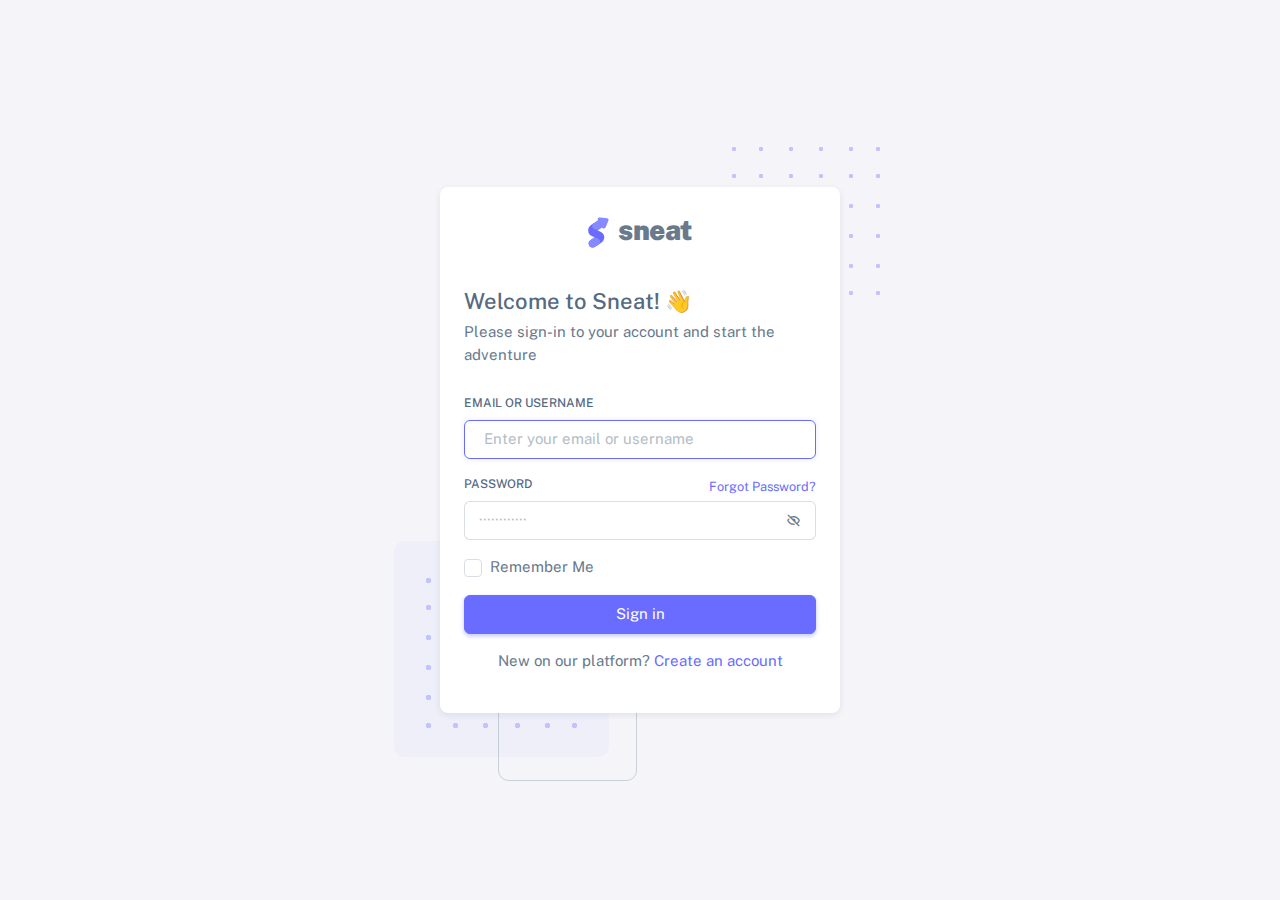
<file: admin/index.html>
<!DOCTYPE html>

<html
  lang="en"
  class="light-style customizer-hide"
  dir="ltr"
  data-theme="theme-default"
  data-assets-path="assets/"
  data-template="vertical-menu-template-free"
>
  <head>
    <meta charset="utf-8" />
    <meta
      name="viewport"
      content="width=device-width, initial-scale=1.0, user-scalable=no, minimum-scale=1.0, maximum-scale=1.0"
    />

    <title>Login Basic - Pages | Sneat - Bootstrap 5 HTML Admin Template - Pro</title>

    <meta name="description" content="" />

    <!-- Favicon -->
    <link rel="icon" type="image/x-icon" href="assets/img/favicon/favicon.ico" />

    <!-- Fonts -->
    <link rel="preconnect" href="https://fonts.googleapis.com" />
    <link rel="preconnect" href="https://fonts.gstatic.com" crossorigin />
    <link
      href="https://fonts.googleapis.com/css2?family=Public+Sans:ital,wght@0,300;0,400;0,500;0,600;0,700;1,300;1,400;1,500;1,600;1,700&display=swap"
      rel="stylesheet"
    />

    <!-- Icons. Uncomment required icon fonts -->
    <link rel="stylesheet" href="assets/vendor/fonts/boxicons.css" />

    <!-- Core CSS -->
    <link rel="stylesheet" href="assets/vendor/css/core.css" class="template-customizer-core-css" />
    <link rel="stylesheet" href="assets/vendor/css/theme-default.css" class="template-customizer-theme-css" />
    <link rel="stylesheet" href="assets/css/demo.css" />

    <!-- Vendors CSS -->
    <link rel="stylesheet" href="assets/vendor/libs/perfect-scrollbar/perfect-scrollbar.css" />

    <!-- Page CSS -->
    <!-- Page -->
    <link rel="stylesheet" href="assets/vendor/css/pages/page-auth.css" />
    <!-- Helpers -->
    <script src="assets/vendor/js/helpers.js"></script>

    <!--! Template customizer & Theme config files MUST be included after core stylesheets and helpers.js in the <head> section -->
    <!--? Config:  Mandatory theme config file contain global vars & default theme options, Set your preferred theme option in this file.  -->
    <script src="assets/js/config.js"></script>
  </head>

  <body>
    <!-- Content -->

    <div class="container-xxl">
      <div class="authentication-wrapper authentication-basic container-p-y">
        <div class="authentication-inner">
          <!-- Register -->
          <div class="card">
            <div class="card-body">
              <!-- Logo -->
              <div class="app-brand justify-content-center">
                <a href="index.html" class="app-brand-link gap-2">
                  <span class="app-brand-logo demo">
                    <svg
                      width="25"
                      viewBox="0 0 25 42"
                      version="1.1"
                      xmlns="http://www.w3.org/2000/svg"
                      xmlns:xlink="http://www.w3.org/1999/xlink"
                    >
                      <defs>
                        <path
                          d="M13.7918663,0.358365126 L3.39788168,7.44174259 C0.566865006,9.69408886 -0.379795268,12.4788597 0.557900856,15.7960551 C0.68998853,16.2305145 1.09562888,17.7872135 3.12357076,19.2293357 C3.8146334,19.7207684 5.32369333,20.3834223 7.65075054,21.2172976 L7.59773219,21.2525164 L2.63468769,24.5493413 C0.445452254,26.3002124 0.0884951797,28.5083815 1.56381646,31.1738486 C2.83770406,32.8170431 5.20850219,33.2640127 7.09180128,32.5391577 C8.347334,32.0559211 11.4559176,30.0011079 16.4175519,26.3747182 C18.0338572,24.4997857 18.6973423,22.4544883 18.4080071,20.2388261 C17.963753,17.5346866 16.1776345,15.5799961 13.0496516,14.3747546 L10.9194936,13.4715819 L18.6192054,7.984237 L13.7918663,0.358365126 Z"
                          id="path-1"
                        ></path>
                        <path
                          d="M5.47320593,6.00457225 C4.05321814,8.216144 4.36334763,10.0722806 6.40359441,11.5729822 C8.61520715,12.571656 10.0999176,13.2171421 10.8577257,13.5094407 L15.5088241,14.433041 L18.6192054,7.984237 C15.5364148,3.11535317 13.9273018,0.573395879 13.7918663,0.358365126 C13.5790555,0.511491653 10.8061687,2.3935607 5.47320593,6.00457225 Z"
                          id="path-3"
                        ></path>
                        <path
                          d="M7.50063644,21.2294429 L12.3234468,23.3159332 C14.1688022,24.7579751 14.397098,26.4880487 13.008334,28.506154 C11.6195701,30.5242593 10.3099883,31.790241 9.07958868,32.3040991 C5.78142938,33.4346997 4.13234973,34 4.13234973,34 C4.13234973,34 2.75489982,33.0538207 2.37032616e-14,31.1614621 C-0.55822714,27.8186216 -0.55822714,26.0572515 -4.05231404e-15,25.8773518 C0.83734071,25.6075023 2.77988457,22.8248993 3.3049379,22.52991 C3.65497346,22.3332504 5.05353963,21.8997614 7.50063644,21.2294429 Z"
                          id="path-4"
                        ></path>
                        <path
                          d="M20.6,7.13333333 L25.6,13.8 C26.2627417,14.6836556 26.0836556,15.9372583 25.2,16.6 C24.8538077,16.8596443 24.4327404,17 24,17 L14,17 C12.8954305,17 12,16.1045695 12,15 C12,14.5672596 12.1403557,14.1461923 12.4,13.8 L17.4,7.13333333 C18.0627417,6.24967773 19.3163444,6.07059163 20.2,6.73333333 C20.3516113,6.84704183 20.4862915,6.981722 20.6,7.13333333 Z"
                          id="path-5"
                        ></path>
                      </defs>
                      <g id="g-app-brand" stroke="none" stroke-width="1" fill="none" fill-rule="evenodd">
                        <g id="Brand-Logo" transform="translate(-27.000000, -15.000000)">
                          <g id="Icon" transform="translate(27.000000, 15.000000)">
                            <g id="Mask" transform="translate(0.000000, 8.000000)">
                              <mask id="mask-2" fill="white">
                                <use xlink:href="#path-1"></use>
                              </mask>
                              <use fill="#696cff" xlink:href="#path-1"></use>
                              <g id="Path-3" mask="url(#mask-2)">
                                <use fill="#696cff" xlink:href="#path-3"></use>
                                <use fill-opacity="0.2" fill="#FFFFFF" xlink:href="#path-3"></use>
                              </g>
                              <g id="Path-4" mask="url(#mask-2)">
                                <use fill="#696cff" xlink:href="#path-4"></use>
                                <use fill-opacity="0.2" fill="#FFFFFF" xlink:href="#path-4"></use>
                              </g>
                            </g>
                            <g
                              id="Triangle"
                              transform="translate(19.000000, 11.000000) rotate(-300.000000) translate(-19.000000, -11.000000) "
                            >
                              <use fill="#696cff" xlink:href="#path-5"></use>
                              <use fill-opacity="0.2" fill="#FFFFFF" xlink:href="#path-5"></use>
                            </g>
                          </g>
                        </g>
                      </g>
                    </svg>
                  </span>
                  <span class="app-brand-text demo text-body fw-bolder">Sneat</span>
                </a>
              </div>
              <!-- /Logo -->
              <h4 class="mb-2">Welcome to Sneat! 👋</h4>
              <p class="mb-4">Please sign-in to your account and start the adventure</p>

              <form id="formAuthentication" class="mb-3" action="index.html" method="POST">
                <div class="mb-3">
                  <label for="email" class="form-label">Email or Username</label>
                  <input
                    type="text"
                    class="form-control"
                    id="email"
                    name="email-username"
                    placeholder="Enter your email or username"
                    autofocus
                  />
                </div>
                <div class="mb-3 form-password-toggle">
                  <div class="d-flex justify-content-between">
                    <label class="form-label" for="password">Password</label>
                    <a href="auth-forgot-password-basic.html">
                      <small>Forgot Password?</small>
                    </a>
                  </div>
                  <div class="input-group input-group-merge">
                    <input
                      type="password"
                      id="password"
                      class="form-control"
                      name="password"
                      placeholder="&#xb7;&#xb7;&#xb7;&#xb7;&#xb7;&#xb7;&#xb7;&#xb7;&#xb7;&#xb7;&#xb7;&#xb7;"
                      aria-describedby="password"
                    />
                    <span class="input-group-text cursor-pointer"><i class="bx bx-hide"></i></span>
                  </div>
                </div>
                <div class="mb-3">
                  <div class="form-check">
                    <input class="form-check-input" type="checkbox" id="remember-me" />
                    <label class="form-check-label" for="remember-me"> Remember Me </label>
                  </div>
                </div>
                <div class="mb-3">
                  <!-- <button class="btn btn-primary d-grid w-100" type="submit">Sign in</button> -->
                  <a href="html/index.html" class="btn btn-primary d-grid w-100">Sign in</a>
                </div>
              </form>

              <p class="text-center">
                <span>New on our platform?</span>
                <a href="auth-register-basic.html">
                  <span>Create an account</span>
                </a>
              </p>
            </div>
          </div>
          <!-- /Register -->
        </div>
      </div>
    </div>

    

    <!-- Core JS -->
    <!-- build:js assets/vendor/js/core.js -->
    <script src="assets/vendor/libs/jquery/jquery.js"></script>
    <script src="assets/vendor/libs/popper/popper.js"></script>
    <script src="assets/vendor/js/bootstrap.js"></script>
    <script src="assets/vendor/libs/perfect-scrollbar/perfect-scrollbar.js"></script>

    <script src="assets/vendor/js/menu.js"></script>
    <!-- endbuild -->

    <!-- Vendors JS -->

    <!-- Main JS -->
    <script src="assets/js/main.js"></script>

    <!-- Page JS -->

    <!-- Place this tag in your head or just before your close body tag. -->
    <script async defer src="https://buttons.github.io/buttons.js"></script>
  </body>
</html>
</file>
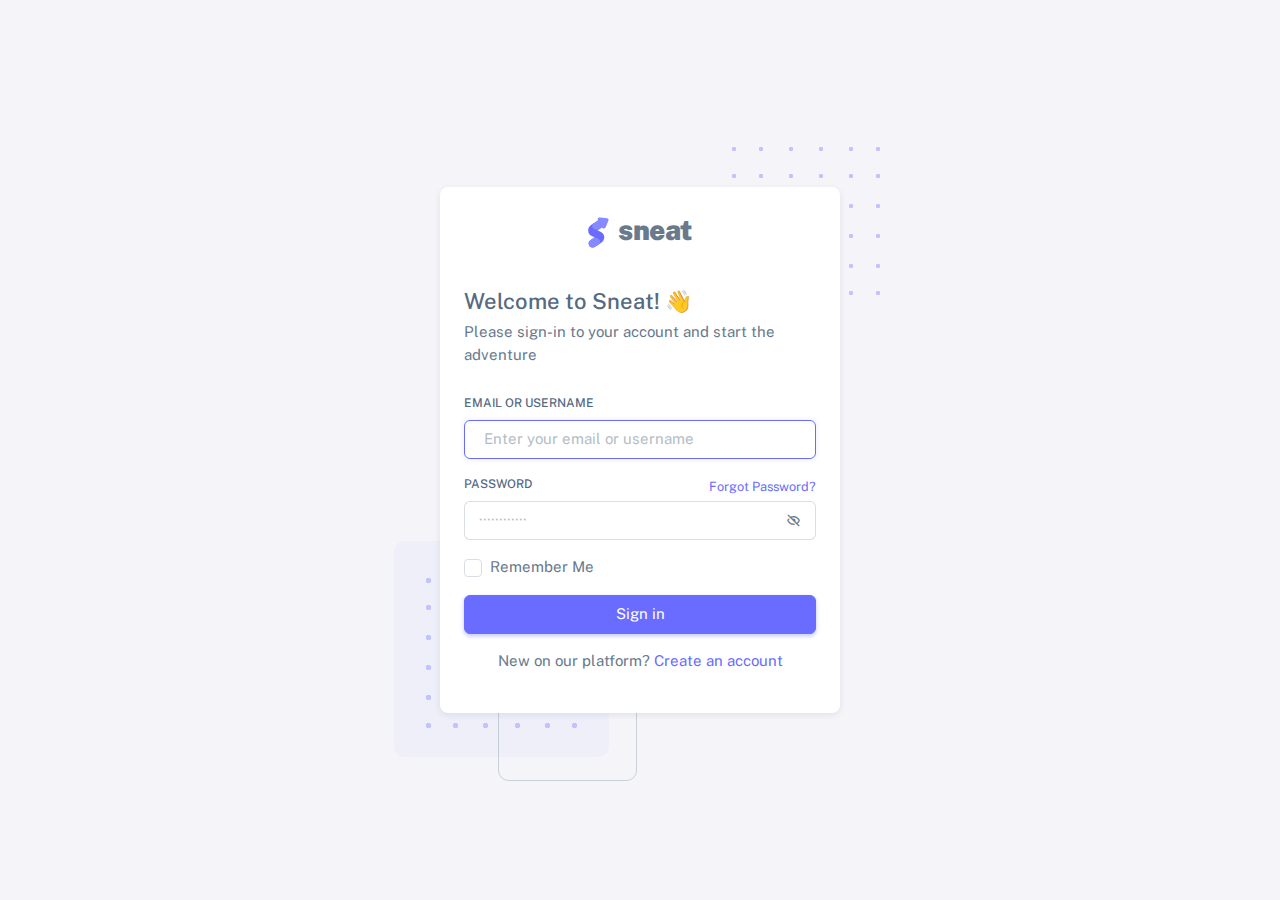
<file: shop_admin/index.html>
<!DOCTYPE html>

<html
  lang="en"
  class="light-style customizer-hide"
  dir="ltr"
  data-theme="theme-default"
  data-assets-path="assets/"
  data-template="vertical-menu-template-free"
>
  <head>
    <meta charset="utf-8" />
    <meta
      name="viewport"
      content="width=device-width, initial-scale=1.0, user-scalable=no, minimum-scale=1.0, maximum-scale=1.0"
    />

    <title>Login Basic - Pages | Sneat - Bootstrap 5 HTML Admin Template - Pro</title>

    <meta name="description" content="" />

    <!-- Favicon -->
    <link rel="icon" type="image/x-icon" href="assets/img/favicon/favicon.ico" />

    <!-- Fonts -->
    <link rel="preconnect" href="https://fonts.googleapis.com" />
    <link rel="preconnect" href="https://fonts.gstatic.com" crossorigin />
    <link
      href="https://fonts.googleapis.com/css2?family=Public+Sans:ital,wght@0,300;0,400;0,500;0,600;0,700;1,300;1,400;1,500;1,600;1,700&display=swap"
      rel="stylesheet"
    />

    <!-- Icons. Uncomment required icon fonts -->
    <link rel="stylesheet" href="assets/vendor/fonts/boxicons.css" />

    <!-- Core CSS -->
    <link rel="stylesheet" href="assets/vendor/css/core.css" class="template-customizer-core-css" />
    <link rel="stylesheet" href="assets/vendor/css/theme-default.css" class="template-customizer-theme-css" />
    <link rel="stylesheet" href="assets/css/demo.css" />

    <!-- Vendors CSS -->
    <link rel="stylesheet" href="assets/vendor/libs/perfect-scrollbar/perfect-scrollbar.css" />

    <!-- Page CSS -->
    <!-- Page -->
    <link rel="stylesheet" href="assets/vendor/css/pages/page-auth.css" />
    <!-- Helpers -->
    <script src="assets/vendor/js/helpers.js"></script>

    <!--! Template customizer & Theme config files MUST be included after core stylesheets and helpers.js in the <head> section -->
    <!--? Config:  Mandatory theme config file contain global vars & default theme options, Set your preferred theme option in this file.  -->
    <script src="assets/js/config.js"></script>
  </head>

  <body>
    <!-- Content -->

    <div class="container-xxl">
      <div class="authentication-wrapper authentication-basic container-p-y">
        <div class="authentication-inner">
          <!-- Register -->
          <div class="card">
            <div class="card-body">
              <!-- Logo -->
              <div class="app-brand justify-content-center">
                <a href="index.html" class="app-brand-link gap-2">
                  <span class="app-brand-logo demo">
                    <svg
                      width="25"
                      viewBox="0 0 25 42"
                      version="1.1"
                      xmlns="http://www.w3.org/2000/svg"
                      xmlns:xlink="http://www.w3.org/1999/xlink"
                    >
                      <defs>
                        <path
                          d="M13.7918663,0.358365126 L3.39788168,7.44174259 C0.566865006,9.69408886 -0.379795268,12.4788597 0.557900856,15.7960551 C0.68998853,16.2305145 1.09562888,17.7872135 3.12357076,19.2293357 C3.8146334,19.7207684 5.32369333,20.3834223 7.65075054,21.2172976 L7.59773219,21.2525164 L2.63468769,24.5493413 C0.445452254,26.3002124 0.0884951797,28.5083815 1.56381646,31.1738486 C2.83770406,32.8170431 5.20850219,33.2640127 7.09180128,32.5391577 C8.347334,32.0559211 11.4559176,30.0011079 16.4175519,26.3747182 C18.0338572,24.4997857 18.6973423,22.4544883 18.4080071,20.2388261 C17.963753,17.5346866 16.1776345,15.5799961 13.0496516,14.3747546 L10.9194936,13.4715819 L18.6192054,7.984237 L13.7918663,0.358365126 Z"
                          id="path-1"
                        ></path>
                        <path
                          d="M5.47320593,6.00457225 C4.05321814,8.216144 4.36334763,10.0722806 6.40359441,11.5729822 C8.61520715,12.571656 10.0999176,13.2171421 10.8577257,13.5094407 L15.5088241,14.433041 L18.6192054,7.984237 C15.5364148,3.11535317 13.9273018,0.573395879 13.7918663,0.358365126 C13.5790555,0.511491653 10.8061687,2.3935607 5.47320593,6.00457225 Z"
                          id="path-3"
                        ></path>
                        <path
                          d="M7.50063644,21.2294429 L12.3234468,23.3159332 C14.1688022,24.7579751 14.397098,26.4880487 13.008334,28.506154 C11.6195701,30.5242593 10.3099883,31.790241 9.07958868,32.3040991 C5.78142938,33.4346997 4.13234973,34 4.13234973,34 C4.13234973,34 2.75489982,33.0538207 2.37032616e-14,31.1614621 C-0.55822714,27.8186216 -0.55822714,26.0572515 -4.05231404e-15,25.8773518 C0.83734071,25.6075023 2.77988457,22.8248993 3.3049379,22.52991 C3.65497346,22.3332504 5.05353963,21.8997614 7.50063644,21.2294429 Z"
                          id="path-4"
                        ></path>
                        <path
                          d="M20.6,7.13333333 L25.6,13.8 C26.2627417,14.6836556 26.0836556,15.9372583 25.2,16.6 C24.8538077,16.8596443 24.4327404,17 24,17 L14,17 C12.8954305,17 12,16.1045695 12,15 C12,14.5672596 12.1403557,14.1461923 12.4,13.8 L17.4,7.13333333 C18.0627417,6.24967773 19.3163444,6.07059163 20.2,6.73333333 C20.3516113,6.84704183 20.4862915,6.981722 20.6,7.13333333 Z"
                          id="path-5"
                        ></path>
                      </defs>
                      <g id="g-app-brand" stroke="none" stroke-width="1" fill="none" fill-rule="evenodd">
                        <g id="Brand-Logo" transform="translate(-27.000000, -15.000000)">
                          <g id="Icon" transform="translate(27.000000, 15.000000)">
                            <g id="Mask" transform="translate(0.000000, 8.000000)">
                              <mask id="mask-2" fill="white">
                                <use xlink:href="#path-1"></use>
                              </mask>
                              <use fill="#696cff" xlink:href="#path-1"></use>
                              <g id="Path-3" mask="url(#mask-2)">
                                <use fill="#696cff" xlink:href="#path-3"></use>
                                <use fill-opacity="0.2" fill="#FFFFFF" xlink:href="#path-3"></use>
                              </g>
                              <g id="Path-4" mask="url(#mask-2)">
                                <use fill="#696cff" xlink:href="#path-4"></use>
                                <use fill-opacity="0.2" fill="#FFFFFF" xlink:href="#path-4"></use>
                              </g>
                            </g>
                            <g
                              id="Triangle"
                              transform="translate(19.000000, 11.000000) rotate(-300.000000) translate(-19.000000, -11.000000) "
                            >
                              <use fill="#696cff" xlink:href="#path-5"></use>
                              <use fill-opacity="0.2" fill="#FFFFFF" xlink:href="#path-5"></use>
                            </g>
                          </g>
                        </g>
                      </g>
                    </svg>
                  </span>
                  <span class="app-brand-text demo text-body fw-bolder">Sneat</span>
                </a>
              </div>
              <!-- /Logo -->
              <h4 class="mb-2">Welcome to Sneat! 👋</h4>
              <p class="mb-4">Please sign-in to your account and start the adventure</p>

              <form id="formAuthentication" class="mb-3" action="index.html" method="POST">
                <div class="mb-3">
                  <label for="email" class="form-label">Email or Username</label>
                  <input
                    type="text"
                    class="form-control"
                    id="email"
                    name="email-username"
                    placeholder="Enter your email or username"
                    autofocus
                  />
                </div>
                <div class="mb-3 form-password-toggle">
                  <div class="d-flex justify-content-between">
                    <label class="form-label" for="password">Password</label>
                    <a href="auth-forgot-password-basic.html">
                      <small>Forgot Password?</small>
                    </a>
                  </div>
                  <div class="input-group input-group-merge">
                    <input
                      type="password"
                      id="password"
                      class="form-control"
                      name="password"
                      placeholder="&#xb7;&#xb7;&#xb7;&#xb7;&#xb7;&#xb7;&#xb7;&#xb7;&#xb7;&#xb7;&#xb7;&#xb7;"
                      aria-describedby="password"
                    />
                    <span class="input-group-text cursor-pointer"><i class="bx bx-hide"></i></span>
                  </div>
                </div>
                <div class="mb-3">
                  <div class="form-check">
                    <input class="form-check-input" type="checkbox" id="remember-me" />
                    <label class="form-check-label" for="remember-me"> Remember Me </label>
                  </div>
                </div>
                <div class="mb-3">
                  <!-- <button class="btn btn-primary d-grid w-100" type="submit">Sign in</button> -->
                  <a href="html/index.php" class="btn btn-primary d-grid w-100">Sign in</a>
                </div>
              </form>

              <p class="text-center">
                <span>New on our platform?</span>
                <a href="auth-register-basic.html">
                  <span>Create an account</span>
                </a>
              </p>
            </div>
          </div>
          <!-- /Register -->
        </div>
      </div>
    </div>

    

    <!-- Core JS -->
    <!-- build:js assets/vendor/js/core.js -->
    <script src="assets/vendor/libs/jquery/jquery.js"></script>
    <script src="assets/vendor/libs/popper/popper.js"></script>
    <script src="assets/vendor/js/bootstrap.js"></script>
    <script src="assets/vendor/libs/perfect-scrollbar/perfect-scrollbar.js"></script>

    <script src="assets/vendor/js/menu.js"></script>
    <!-- endbuild -->

    <!-- Vendors JS -->

    <!-- Main JS -->
    <script src="assets/js/main.js"></script>

    <!-- Page JS -->

    <!-- Place this tag in your head or just before your close body tag. -->
    <script async defer src="https://buttons.github.io/buttons.js"></script>
  </body>
</html>
</file>
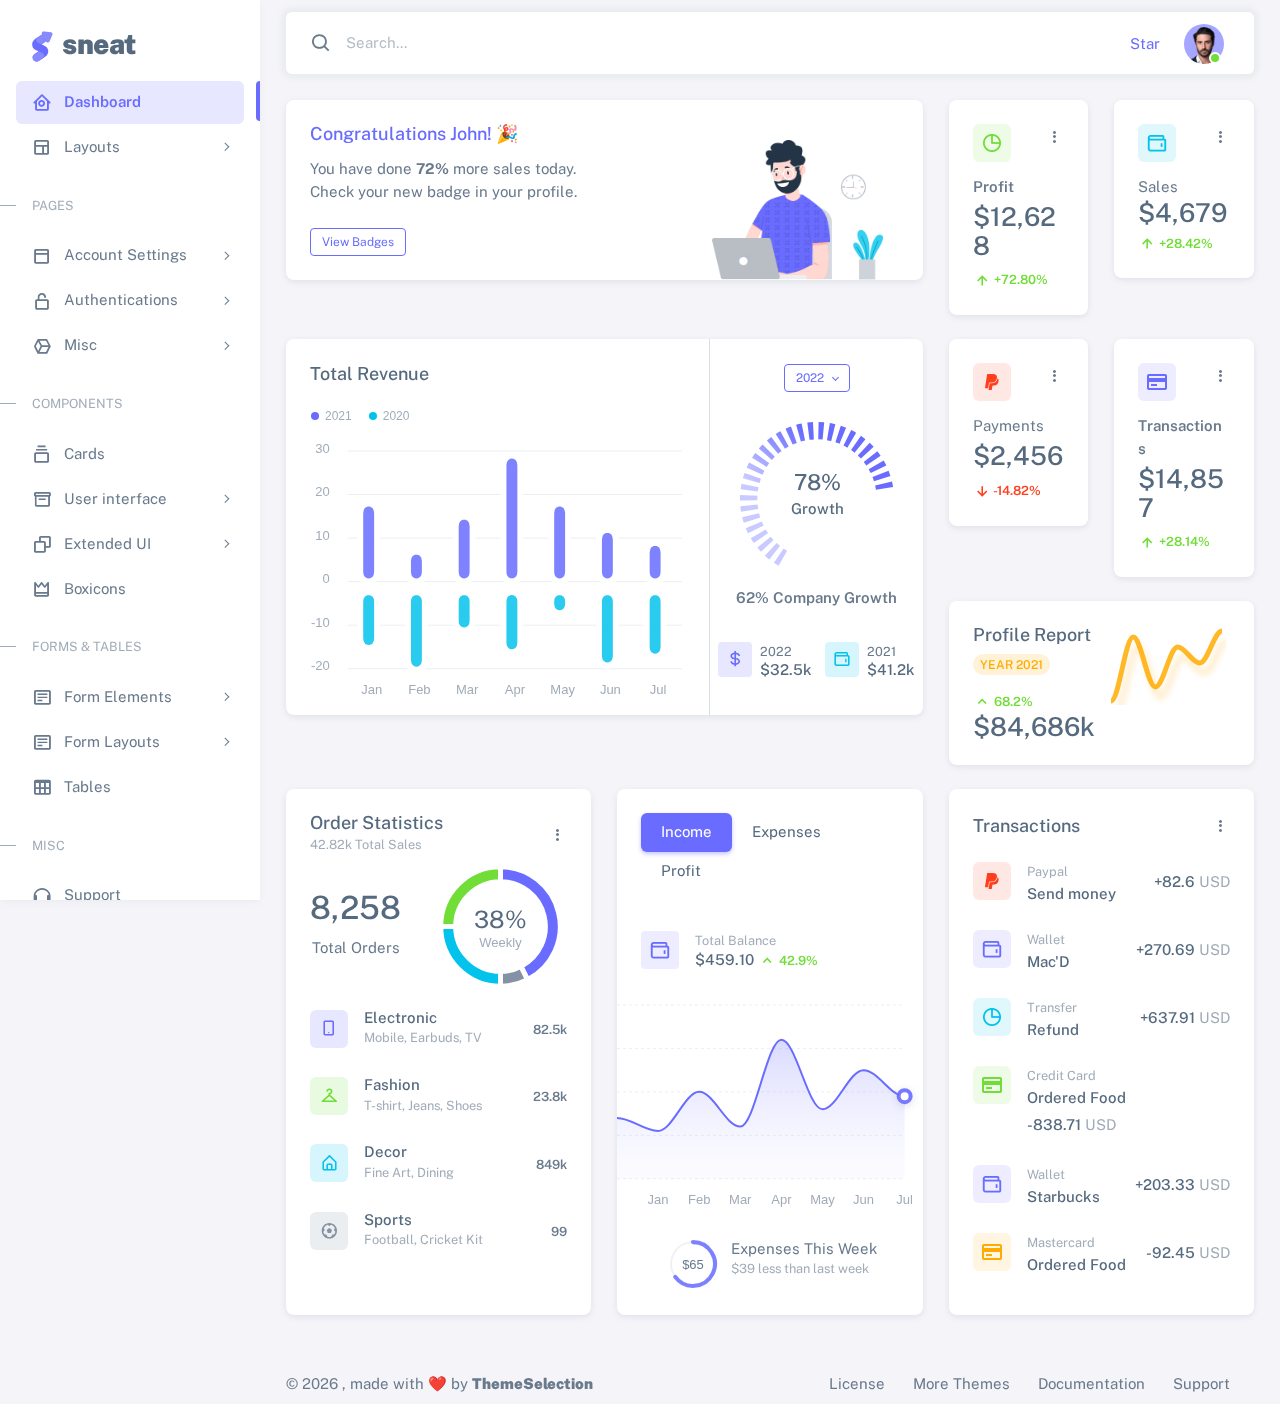
<file: admin/html/index.html>
<!DOCTYPE html>

<!-- =========================================================
* Sneat - Bootstrap 5 HTML Admin Template - Pro | v1.0.0
==============================================================

* Product Page: https://themeselection.com/products/sneat-bootstrap-html-admin-template/
* Created by: ThemeSelection
* License: You must have a valid license purchased in order to legally use the theme for your project.
* Copyright ThemeSelection (https://themeselection.com)

=========================================================
 -->
<!-- beautify ignore:start -->
<html
  lang="en"
  class="light-style layout-menu-fixed"
  dir="ltr"
  data-theme="theme-default"
  data-assets-path="../assets/"
  data-template="vertical-menu-template-free"
>
  <head>
    <meta charset="utf-8" />
    <meta
      name="viewport"
      content="width=device-width, initial-scale=1.0, user-scalable=no, minimum-scale=1.0, maximum-scale=1.0"
    />

    <title>Dashboard - Analytics | Sneat - Bootstrap 5 HTML Admin Template - Pro</title>

    <meta name="description" content="" />

    <!-- Favicon -->
    <link rel="icon" type="image/x-icon" href="../assets/img/favicon/favicon.ico" />

    <!-- Fonts -->
    <link rel="preconnect" href="https://fonts.googleapis.com" />
    <link rel="preconnect" href="https://fonts.gstatic.com" crossorigin />
    <link
      href="https://fonts.googleapis.com/css2?family=Public+Sans:ital,wght@0,300;0,400;0,500;0,600;0,700;1,300;1,400;1,500;1,600;1,700&display=swap"
      rel="stylesheet"
    />

    <!-- Icons. Uncomment required icon fonts -->
    <link rel="stylesheet" href="../assets/vendor/fonts/boxicons.css" />

    <!-- Core CSS -->
    <link rel="stylesheet" href="../assets/vendor/css/core.css" class="template-customizer-core-css" />
    <link rel="stylesheet" href="../assets/vendor/css/theme-default.css" class="template-customizer-theme-css" />
    <link rel="stylesheet" href="../assets/css/demo.css" />

    <!-- Vendors CSS -->
    <link rel="stylesheet" href="../assets/vendor/libs/perfect-scrollbar/perfect-scrollbar.css" />

    <link rel="stylesheet" href="../assets/vendor/libs/apex-charts/apex-charts.css" />

    <!-- Page CSS -->

    <!-- Helpers -->
    <script src="../assets/vendor/js/helpers.js"></script>

    <!--! Template customizer & Theme config files MUST be included after core stylesheets and helpers.js in the <head> section -->
    <!--? Config:  Mandatory theme config file contain global vars & default theme options, Set your preferred theme option in this file.  -->
    <script src="../assets/js/config.js"></script>
  </head>

  <body>
    <!-- Layout wrapper -->
    <div class="layout-wrapper layout-content-navbar">
      <div class="layout-container">
        <!-- Menu -->

        <aside id="layout-menu" class="layout-menu menu-vertical menu bg-menu-theme">
          <div class="app-brand demo">
            <a href="index.html" class="app-brand-link">
              <span class="app-brand-logo demo">
                <svg
                  width="25"
                  viewBox="0 0 25 42"
                  version="1.1"
                  xmlns="http://www.w3.org/2000/svg"
                  xmlns:xlink="http://www.w3.org/1999/xlink"
                >
                  <defs>
                    <path
                      d="M13.7918663,0.358365126 L3.39788168,7.44174259 C0.566865006,9.69408886 -0.379795268,12.4788597 0.557900856,15.7960551 C0.68998853,16.2305145 1.09562888,17.7872135 3.12357076,19.2293357 C3.8146334,19.7207684 5.32369333,20.3834223 7.65075054,21.2172976 L7.59773219,21.2525164 L2.63468769,24.5493413 C0.445452254,26.3002124 0.0884951797,28.5083815 1.56381646,31.1738486 C2.83770406,32.8170431 5.20850219,33.2640127 7.09180128,32.5391577 C8.347334,32.0559211 11.4559176,30.0011079 16.4175519,26.3747182 C18.0338572,24.4997857 18.6973423,22.4544883 18.4080071,20.2388261 C17.963753,17.5346866 16.1776345,15.5799961 13.0496516,14.3747546 L10.9194936,13.4715819 L18.6192054,7.984237 L13.7918663,0.358365126 Z"
                      id="path-1"
                    ></path>
                    <path
                      d="M5.47320593,6.00457225 C4.05321814,8.216144 4.36334763,10.0722806 6.40359441,11.5729822 C8.61520715,12.571656 10.0999176,13.2171421 10.8577257,13.5094407 L15.5088241,14.433041 L18.6192054,7.984237 C15.5364148,3.11535317 13.9273018,0.573395879 13.7918663,0.358365126 C13.5790555,0.511491653 10.8061687,2.3935607 5.47320593,6.00457225 Z"
                      id="path-3"
                    ></path>
                    <path
                      d="M7.50063644,21.2294429 L12.3234468,23.3159332 C14.1688022,24.7579751 14.397098,26.4880487 13.008334,28.506154 C11.6195701,30.5242593 10.3099883,31.790241 9.07958868,32.3040991 C5.78142938,33.4346997 4.13234973,34 4.13234973,34 C4.13234973,34 2.75489982,33.0538207 2.37032616e-14,31.1614621 C-0.55822714,27.8186216 -0.55822714,26.0572515 -4.05231404e-15,25.8773518 C0.83734071,25.6075023 2.77988457,22.8248993 3.3049379,22.52991 C3.65497346,22.3332504 5.05353963,21.8997614 7.50063644,21.2294429 Z"
                      id="path-4"
                    ></path>
                    <path
                      d="M20.6,7.13333333 L25.6,13.8 C26.2627417,14.6836556 26.0836556,15.9372583 25.2,16.6 C24.8538077,16.8596443 24.4327404,17 24,17 L14,17 C12.8954305,17 12,16.1045695 12,15 C12,14.5672596 12.1403557,14.1461923 12.4,13.8 L17.4,7.13333333 C18.0627417,6.24967773 19.3163444,6.07059163 20.2,6.73333333 C20.3516113,6.84704183 20.4862915,6.981722 20.6,7.13333333 Z"
                      id="path-5"
                    ></path>
                  </defs>
                  <g id="g-app-brand" stroke="none" stroke-width="1" fill="none" fill-rule="evenodd">
                    <g id="Brand-Logo" transform="translate(-27.000000, -15.000000)">
                      <g id="Icon" transform="translate(27.000000, 15.000000)">
                        <g id="Mask" transform="translate(0.000000, 8.000000)">
                          <mask id="mask-2" fill="white">
                            <use xlink:href="#path-1"></use>
                          </mask>
                          <use fill="#696cff" xlink:href="#path-1"></use>
                          <g id="Path-3" mask="url(#mask-2)">
                            <use fill="#696cff" xlink:href="#path-3"></use>
                            <use fill-opacity="0.2" fill="#FFFFFF" xlink:href="#path-3"></use>
                          </g>
                          <g id="Path-4" mask="url(#mask-2)">
                            <use fill="#696cff" xlink:href="#path-4"></use>
                            <use fill-opacity="0.2" fill="#FFFFFF" xlink:href="#path-4"></use>
                          </g>
                        </g>
                        <g
                          id="Triangle"
                          transform="translate(19.000000, 11.000000) rotate(-300.000000) translate(-19.000000, -11.000000) "
                        >
                          <use fill="#696cff" xlink:href="#path-5"></use>
                          <use fill-opacity="0.2" fill="#FFFFFF" xlink:href="#path-5"></use>
                        </g>
                      </g>
                    </g>
                  </g>
                </svg>
              </span>
              <span class="app-brand-text demo menu-text fw-bolder ms-2">Sneat</span>
            </a>

            <a href="javascript:void(0);" class="layout-menu-toggle menu-link text-large ms-auto d-block d-xl-none">
              <i class="bx bx-chevron-left bx-sm align-middle"></i>
            </a>
          </div>

          <div class="menu-inner-shadow"></div>

          <ul class="menu-inner py-1">
            <!-- Dashboard -->
            <li class="menu-item active">
              <a href="index.html" class="menu-link">
                <i class="menu-icon tf-icons bx bx-home-circle"></i>
                <div data-i18n="Analytics">Dashboard</div>
              </a>
            </li>

            <!-- Layouts -->
            <li class="menu-item">
              <a href="javascript:void(0);" class="menu-link menu-toggle">
                <i class="menu-icon tf-icons bx bx-layout"></i>
                <div data-i18n="Layouts">Layouts</div>
              </a>

              <ul class="menu-sub">
                <li class="menu-item">
                  <a href="layouts-without-menu.html" class="menu-link">
                    <div data-i18n="Without menu">Without menu</div>
                  </a>
                </li>
                <li class="menu-item">
                  <a href="layouts-without-navbar.html" class="menu-link">
                    <div data-i18n="Without navbar">Without navbar</div>
                  </a>
                </li>
                <li class="menu-item">
                  <a href="layouts-container.html" class="menu-link">
                    <div data-i18n="Container">Container</div>
                  </a>
                </li>
                <li class="menu-item">
                  <a href="layouts-fluid.html" class="menu-link">
                    <div data-i18n="Fluid">Fluid</div>
                  </a>
                </li>
                <li class="menu-item">
                  <a href="layouts-blank.html" class="menu-link">
                    <div data-i18n="Blank">Blank</div>
                  </a>
                </li>
              </ul>
            </li>

            <li class="menu-header small text-uppercase">
              <span class="menu-header-text">Pages</span>
            </li>
            <li class="menu-item">
              <a href="javascript:void(0);" class="menu-link menu-toggle">
                <i class="menu-icon tf-icons bx bx-dock-top"></i>
                <div data-i18n="Account Settings">Account Settings</div>
              </a>
              <ul class="menu-sub">
                <li class="menu-item">
                  <a href="pages-account-settings-account.html" class="menu-link">
                    <div data-i18n="Account">Account</div>
                  </a>
                </li>
                <li class="menu-item">
                  <a href="pages-account-settings-notifications.html" class="menu-link">
                    <div data-i18n="Notifications">Notifications</div>
                  </a>
                </li>
                <li class="menu-item">
                  <a href="pages-account-settings-connections.html" class="menu-link">
                    <div data-i18n="Connections">Connections</div>
                  </a>
                </li>
              </ul>
            </li>
            <li class="menu-item">
              <a href="javascript:void(0);" class="menu-link menu-toggle">
                <i class="menu-icon tf-icons bx bx-lock-open-alt"></i>
                <div data-i18n="Authentications">Authentications</div>
              </a>
              <ul class="menu-sub">
                <li class="menu-item">
                  <a href="auth-login-basic.html" class="menu-link" target="_blank">
                    <div data-i18n="Basic">Login</div>
                  </a>
                </li>
                <li class="menu-item">
                  <a href="auth-register-basic.html" class="menu-link" target="_blank">
                    <div data-i18n="Basic">Register</div>
                  </a>
                </li>
                <li class="menu-item">
                  <a href="auth-forgot-password-basic.html" class="menu-link" target="_blank">
                    <div data-i18n="Basic">Forgot Password</div>
                  </a>
                </li>
              </ul>
            </li>
            <li class="menu-item">
              <a href="javascript:void(0);" class="menu-link menu-toggle">
                <i class="menu-icon tf-icons bx bx-cube-alt"></i>
                <div data-i18n="Misc">Misc</div>
              </a>
              <ul class="menu-sub">
                <li class="menu-item">
                  <a href="pages-misc-error.html" class="menu-link">
                    <div data-i18n="Error">Error</div>
                  </a>
                </li>
                <li class="menu-item">
                  <a href="pages-misc-under-maintenance.html" class="menu-link">
                    <div data-i18n="Under Maintenance">Under Maintenance</div>
                  </a>
                </li>
              </ul>
            </li>
            <!-- Components -->
            <li class="menu-header small text-uppercase"><span class="menu-header-text">Components</span></li>
            <!-- Cards -->
            <li class="menu-item">
              <a href="cards-basic.html" class="menu-link">
                <i class="menu-icon tf-icons bx bx-collection"></i>
                <div data-i18n="Basic">Cards</div>
              </a>
            </li>
            <!-- User interface -->
            <li class="menu-item">
              <a href="javascript:void(0)" class="menu-link menu-toggle">
                <i class="menu-icon tf-icons bx bx-box"></i>
                <div data-i18n="User interface">User interface</div>
              </a>
              <ul class="menu-sub">
                <li class="menu-item">
                  <a href="ui-accordion.html" class="menu-link">
                    <div data-i18n="Accordion">Accordion</div>
                  </a>
                </li>
                <li class="menu-item">
                  <a href="ui-alerts.html" class="menu-link">
                    <div data-i18n="Alerts">Alerts</div>
                  </a>
                </li>
                <li class="menu-item">
                  <a href="ui-badges.html" class="menu-link">
                    <div data-i18n="Badges">Badges</div>
                  </a>
                </li>
                <li class="menu-item">
                  <a href="ui-buttons.html" class="menu-link">
                    <div data-i18n="Buttons">Buttons</div>
                  </a>
                </li>
                <li class="menu-item">
                  <a href="ui-carousel.html" class="menu-link">
                    <div data-i18n="Carousel">Carousel</div>
                  </a>
                </li>
                <li class="menu-item">
                  <a href="ui-collapse.html" class="menu-link">
                    <div data-i18n="Collapse">Collapse</div>
                  </a>
                </li>
                <li class="menu-item">
                  <a href="ui-dropdowns.html" class="menu-link">
                    <div data-i18n="Dropdowns">Dropdowns</div>
                  </a>
                </li>
                <li class="menu-item">
                  <a href="ui-footer.html" class="menu-link">
                    <div data-i18n="Footer">Footer</div>
                  </a>
                </li>
                <li class="menu-item">
                  <a href="ui-list-groups.html" class="menu-link">
                    <div data-i18n="List Groups">List groups</div>
                  </a>
                </li>
                <li class="menu-item">
                  <a href="ui-modals.html" class="menu-link">
                    <div data-i18n="Modals">Modals</div>
                  </a>
                </li>
                <li class="menu-item">
                  <a href="ui-navbar.html" class="menu-link">
                    <div data-i18n="Navbar">Navbar</div>
                  </a>
                </li>
                <li class="menu-item">
                  <a href="ui-offcanvas.html" class="menu-link">
                    <div data-i18n="Offcanvas">Offcanvas</div>
                  </a>
                </li>
                <li class="menu-item">
                  <a href="ui-pagination-breadcrumbs.html" class="menu-link">
                    <div data-i18n="Pagination &amp; Breadcrumbs">Pagination &amp; Breadcrumbs</div>
                  </a>
                </li>
                <li class="menu-item">
                  <a href="ui-progress.html" class="menu-link">
                    <div data-i18n="Progress">Progress</div>
                  </a>
                </li>
                <li class="menu-item">
                  <a href="ui-spinners.html" class="menu-link">
                    <div data-i18n="Spinners">Spinners</div>
                  </a>
                </li>
                <li class="menu-item">
                  <a href="ui-tabs-pills.html" class="menu-link">
                    <div data-i18n="Tabs &amp; Pills">Tabs &amp; Pills</div>
                  </a>
                </li>
                <li class="menu-item">
                  <a href="ui-toasts.html" class="menu-link">
                    <div data-i18n="Toasts">Toasts</div>
                  </a>
                </li>
                <li class="menu-item">
                  <a href="ui-tooltips-popovers.html" class="menu-link">
                    <div data-i18n="Tooltips & Popovers">Tooltips &amp; popovers</div>
                  </a>
                </li>
                <li class="menu-item">
                  <a href="ui-typography.html" class="menu-link">
                    <div data-i18n="Typography">Typography</div>
                  </a>
                </li>
              </ul>
            </li>

            <!-- Extended components -->
            <li class="menu-item">
              <a href="javascript:void(0)" class="menu-link menu-toggle">
                <i class="menu-icon tf-icons bx bx-copy"></i>
                <div data-i18n="Extended UI">Extended UI</div>
              </a>
              <ul class="menu-sub">
                <li class="menu-item">
                  <a href="extended-ui-perfect-scrollbar.html" class="menu-link">
                    <div data-i18n="Perfect Scrollbar">Perfect scrollbar</div>
                  </a>
                </li>
                <li class="menu-item">
                  <a href="extended-ui-text-divider.html" class="menu-link">
                    <div data-i18n="Text Divider">Text Divider</div>
                  </a>
                </li>
              </ul>
            </li>

            <li class="menu-item">
              <a href="icons-boxicons.html" class="menu-link">
                <i class="menu-icon tf-icons bx bx-crown"></i>
                <div data-i18n="Boxicons">Boxicons</div>
              </a>
            </li>

            <!-- Forms & Tables -->
            <li class="menu-header small text-uppercase"><span class="menu-header-text">Forms &amp; Tables</span></li>
            <!-- Forms -->
            <li class="menu-item">
              <a href="javascript:void(0);" class="menu-link menu-toggle">
                <i class="menu-icon tf-icons bx bx-detail"></i>
                <div data-i18n="Form Elements">Form Elements</div>
              </a>
              <ul class="menu-sub">
                <li class="menu-item">
                  <a href="forms-basic-inputs.html" class="menu-link">
                    <div data-i18n="Basic Inputs">Basic Inputs</div>
                  </a>
                </li>
                <li class="menu-item">
                  <a href="forms-input-groups.html" class="menu-link">
                    <div data-i18n="Input groups">Input groups</div>
                  </a>
                </li>
              </ul>
            </li>
            <li class="menu-item">
              <a href="javascript:void(0);" class="menu-link menu-toggle">
                <i class="menu-icon tf-icons bx bx-detail"></i>
                <div data-i18n="Form Layouts">Form Layouts</div>
              </a>
              <ul class="menu-sub">
                <li class="menu-item">
                  <a href="form-layouts-vertical.html" class="menu-link">
                    <div data-i18n="Vertical Form">Vertical Form</div>
                  </a>
                </li>
                <li class="menu-item">
                  <a href="form-layouts-horizontal.html" class="menu-link">
                    <div data-i18n="Horizontal Form">Horizontal Form</div>
                  </a>
                </li>
              </ul>
            </li>
            <!-- Tables -->
            <li class="menu-item">
              <a href="tables-basic.html" class="menu-link">
                <i class="menu-icon tf-icons bx bx-table"></i>
                <div data-i18n="Tables">Tables</div>
              </a>
            </li>
            <!-- Misc -->
            <li class="menu-header small text-uppercase"><span class="menu-header-text">Misc</span></li>
            <li class="menu-item">
              <a
                href="https://github.com/themeselection/sneat-html-admin-template-free/issues"
                target="_blank"
                class="menu-link"
              >
                <i class="menu-icon tf-icons bx bx-support"></i>
                <div data-i18n="Support">Support</div>
              </a>
            </li>
            <li class="menu-item">
              <a
                href="https://themeselection.com/demo/sneat-bootstrap-html-admin-template/documentation/"
                target="_blank"
                class="menu-link"
              >
                <i class="menu-icon tf-icons bx bx-file"></i>
                <div data-i18n="Documentation">Documentation</div>
              </a>
            </li>
          </ul>
        </aside>
        <!-- / Menu -->

        <!-- Layout container -->
        <div class="layout-page">
          <!-- Navbar -->

          <nav
            class="layout-navbar container-xxl navbar navbar-expand-xl navbar-detached align-items-center bg-navbar-theme"
            id="layout-navbar"
          >
            <div class="layout-menu-toggle navbar-nav align-items-xl-center me-3 me-xl-0 d-xl-none">
              <a class="nav-item nav-link px-0 me-xl-4" href="javascript:void(0)">
                <i class="bx bx-menu bx-sm"></i>
              </a>
            </div>

            <div class="navbar-nav-right d-flex align-items-center" id="navbar-collapse">
              <!-- Search -->
              <div class="navbar-nav align-items-center">
                <div class="nav-item d-flex align-items-center">
                  <i class="bx bx-search fs-4 lh-0"></i>
                  <input
                    type="text"
                    class="form-control border-0 shadow-none"
                    placeholder="Search..."
                    aria-label="Search..."
                  />
                </div>
              </div>
              <!-- /Search -->

              <ul class="navbar-nav flex-row align-items-center ms-auto">
                <!-- Place this tag where you want the button to render. -->
                <li class="nav-item lh-1 me-3">
                  <a
                    class="github-button"
                    href="https://github.com/themeselection/sneat-html-admin-template-free"
                    data-icon="octicon-star"
                    data-size="large"
                    data-show-count="true"
                    aria-label="Star themeselection/sneat-html-admin-template-free on GitHub"
                    >Star</a
                  >
                </li>

                <!-- User -->
                <li class="nav-item navbar-dropdown dropdown-user dropdown">
                  <a class="nav-link dropdown-toggle hide-arrow" href="javascript:void(0);" data-bs-toggle="dropdown">
                    <div class="avatar avatar-online">
                      <img src="../assets/img/avatars/1.png" alt class="w-px-40 h-auto rounded-circle" />
                    </div>
                  </a>
                  <ul class="dropdown-menu dropdown-menu-end">
                    <li>
                      <a class="dropdown-item" href="#">
                        <div class="d-flex">
                          <div class="flex-shrink-0 me-3">
                            <div class="avatar avatar-online">
                              <img src="../assets/img/avatars/1.png" alt class="w-px-40 h-auto rounded-circle" />
                            </div>
                          </div>
                          <div class="flex-grow-1">
                            <span class="fw-semibold d-block">John Doe</span>
                            <small class="text-muted">Admin</small>
                          </div>
                        </div>
                      </a>
                    </li>
                    <li>
                      <div class="dropdown-divider"></div>
                    </li>
                    <li>
                      <a class="dropdown-item" href="#">
                        <i class="bx bx-user me-2"></i>
                        <span class="align-middle">My Profile</span>
                      </a>
                    </li>
                    <li>
                      <a class="dropdown-item" href="#">
                        <i class="bx bx-cog me-2"></i>
                        <span class="align-middle">Settings</span>
                      </a>
                    </li>
                    <li>
                      <a class="dropdown-item" href="#">
                        <span class="d-flex align-items-center align-middle">
                          <i class="flex-shrink-0 bx bx-credit-card me-2"></i>
                          <span class="flex-grow-1 align-middle">Billing</span>
                          <span class="flex-shrink-0 badge badge-center rounded-pill bg-danger w-px-20 h-px-20">4</span>
                        </span>
                      </a>
                    </li>
                    <li>
                      <div class="dropdown-divider"></div>
                    </li>
                    <li>
                      <a class="dropdown-item" href="auth-login-basic.html">
                        <i class="bx bx-power-off me-2"></i>
                        <span class="align-middle">Log Out</span>
                      </a>
                    </li>
                  </ul>
                </li>
                <!--/ User -->
              </ul>
            </div>
          </nav>

          <!-- / Navbar -->

          <!-- Content wrapper -->
          <div class="content-wrapper">
            <!-- Content -->

            <div class="container-xxl flex-grow-1 container-p-y">
              <div class="row">
                <div class="col-lg-8 mb-4 order-0">
                  <div class="card">
                    <div class="d-flex align-items-end row">
                      <div class="col-sm-7">
                        <div class="card-body">
                          <h5 class="card-title text-primary">Congratulations John! 🎉</h5>
                          <p class="mb-4">
                            You have done <span class="fw-bold">72%</span> more sales today. Check your new badge in
                            your profile.
                          </p>

                          <a href="javascript:;" class="btn btn-sm btn-outline-primary">View Badges</a>
                        </div>
                      </div>
                      <div class="col-sm-5 text-center text-sm-left">
                        <div class="card-body pb-0 px-0 px-md-4">
                          <img
                            src="../assets/img/illustrations/man-with-laptop-light.png"
                            height="140"
                            alt="View Badge User"
                            data-app-dark-img="illustrations/man-with-laptop-dark.png"
                            data-app-light-img="illustrations/man-with-laptop-light.png"
                          />
                        </div>
                      </div>
                    </div>
                  </div>
                </div>
                <div class="col-lg-4 col-md-4 order-1">
                  <div class="row">
                    <div class="col-lg-6 col-md-12 col-6 mb-4">
                      <div class="card">
                        <div class="card-body">
                          <div class="card-title d-flex align-items-start justify-content-between">
                            <div class="avatar flex-shrink-0">
                              <img
                                src="../assets/img/icons/unicons/chart-success.png"
                                alt="chart success"
                                class="rounded"
                              />
                            </div>
                            <div class="dropdown">
                              <button
                                class="btn p-0"
                                type="button"
                                id="cardOpt3"
                                data-bs-toggle="dropdown"
                                aria-haspopup="true"
                                aria-expanded="false"
                              >
                                <i class="bx bx-dots-vertical-rounded"></i>
                              </button>
                              <div class="dropdown-menu dropdown-menu-end" aria-labelledby="cardOpt3">
                                <a class="dropdown-item" href="javascript:void(0);">View More</a>
                                <a class="dropdown-item" href="javascript:void(0);">Delete</a>
                              </div>
                            </div>
                          </div>
                          <span class="fw-semibold d-block mb-1">Profit</span>
                          <h3 class="card-title mb-2">$12,628</h3>
                          <small class="text-success fw-semibold"><i class="bx bx-up-arrow-alt"></i> +72.80%</small>
                        </div>
                      </div>
                    </div>
                    <div class="col-lg-6 col-md-12 col-6 mb-4">
                      <div class="card">
                        <div class="card-body">
                          <div class="card-title d-flex align-items-start justify-content-between">
                            <div class="avatar flex-shrink-0">
                              <img
                                src="../assets/img/icons/unicons/wallet-info.png"
                                alt="Credit Card"
                                class="rounded"
                              />
                            </div>
                            <div class="dropdown">
                              <button
                                class="btn p-0"
                                type="button"
                                id="cardOpt6"
                                data-bs-toggle="dropdown"
                                aria-haspopup="true"
                                aria-expanded="false"
                              >
                                <i class="bx bx-dots-vertical-rounded"></i>
                              </button>
                              <div class="dropdown-menu dropdown-menu-end" aria-labelledby="cardOpt6">
                                <a class="dropdown-item" href="javascript:void(0);">View More</a>
                                <a class="dropdown-item" href="javascript:void(0);">Delete</a>
                              </div>
                            </div>
                          </div>
                          <span>Sales</span>
                          <h3 class="card-title text-nowrap mb-1">$4,679</h3>
                          <small class="text-success fw-semibold"><i class="bx bx-up-arrow-alt"></i> +28.42%</small>
                        </div>
                      </div>
                    </div>
                  </div>
                </div>
                <!-- Total Revenue -->
                <div class="col-12 col-lg-8 order-2 order-md-3 order-lg-2 mb-4">
                  <div class="card">
                    <div class="row row-bordered g-0">
                      <div class="col-md-8">
                        <h5 class="card-header m-0 me-2 pb-3">Total Revenue</h5>
                        <div id="totalRevenueChart" class="px-2"></div>
                      </div>
                      <div class="col-md-4">
                        <div class="card-body">
                          <div class="text-center">
                            <div class="dropdown">
                              <button
                                class="btn btn-sm btn-outline-primary dropdown-toggle"
                                type="button"
                                id="growthReportId"
                                data-bs-toggle="dropdown"
                                aria-haspopup="true"
                                aria-expanded="false"
                              >
                                2022
                              </button>
                              <div class="dropdown-menu dropdown-menu-end" aria-labelledby="growthReportId">
                                <a class="dropdown-item" href="javascript:void(0);">2021</a>
                                <a class="dropdown-item" href="javascript:void(0);">2020</a>
                                <a class="dropdown-item" href="javascript:void(0);">2019</a>
                              </div>
                            </div>
                          </div>
                        </div>
                        <div id="growthChart"></div>
                        <div class="text-center fw-semibold pt-3 mb-2">62% Company Growth</div>

                        <div class="d-flex px-xxl-4 px-lg-2 p-4 gap-xxl-3 gap-lg-1 gap-3 justify-content-between">
                          <div class="d-flex">
                            <div class="me-2">
                              <span class="badge bg-label-primary p-2"><i class="bx bx-dollar text-primary"></i></span>
                            </div>
                            <div class="d-flex flex-column">
                              <small>2022</small>
                              <h6 class="mb-0">$32.5k</h6>
                            </div>
                          </div>
                          <div class="d-flex">
                            <div class="me-2">
                              <span class="badge bg-label-info p-2"><i class="bx bx-wallet text-info"></i></span>
                            </div>
                            <div class="d-flex flex-column">
                              <small>2021</small>
                              <h6 class="mb-0">$41.2k</h6>
                            </div>
                          </div>
                        </div>
                      </div>
                    </div>
                  </div>
                </div>
                <!--/ Total Revenue -->
                <div class="col-12 col-md-8 col-lg-4 order-3 order-md-2">
                  <div class="row">
                    <div class="col-6 mb-4">
                      <div class="card">
                        <div class="card-body">
                          <div class="card-title d-flex align-items-start justify-content-between">
                            <div class="avatar flex-shrink-0">
                              <img src="../assets/img/icons/unicons/paypal.png" alt="Credit Card" class="rounded" />
                            </div>
                            <div class="dropdown">
                              <button
                                class="btn p-0"
                                type="button"
                                id="cardOpt4"
                                data-bs-toggle="dropdown"
                                aria-haspopup="true"
                                aria-expanded="false"
                              >
                                <i class="bx bx-dots-vertical-rounded"></i>
                              </button>
                              <div class="dropdown-menu dropdown-menu-end" aria-labelledby="cardOpt4">
                                <a class="dropdown-item" href="javascript:void(0);">View More</a>
                                <a class="dropdown-item" href="javascript:void(0);">Delete</a>
                              </div>
                            </div>
                          </div>
                          <span class="d-block mb-1">Payments</span>
                          <h3 class="card-title text-nowrap mb-2">$2,456</h3>
                          <small class="text-danger fw-semibold"><i class="bx bx-down-arrow-alt"></i> -14.82%</small>
                        </div>
                      </div>
                    </div>
                    <div class="col-6 mb-4">
                      <div class="card">
                        <div class="card-body">
                          <div class="card-title d-flex align-items-start justify-content-between">
                            <div class="avatar flex-shrink-0">
                              <img src="../assets/img/icons/unicons/cc-primary.png" alt="Credit Card" class="rounded" />
                            </div>
                            <div class="dropdown">
                              <button
                                class="btn p-0"
                                type="button"
                                id="cardOpt1"
                                data-bs-toggle="dropdown"
                                aria-haspopup="true"
                                aria-expanded="false"
                              >
                                <i class="bx bx-dots-vertical-rounded"></i>
                              </button>
                              <div class="dropdown-menu" aria-labelledby="cardOpt1">
                                <a class="dropdown-item" href="javascript:void(0);">View More</a>
                                <a class="dropdown-item" href="javascript:void(0);">Delete</a>
                              </div>
                            </div>
                          </div>
                          <span class="fw-semibold d-block mb-1">Transactions</span>
                          <h3 class="card-title mb-2">$14,857</h3>
                          <small class="text-success fw-semibold"><i class="bx bx-up-arrow-alt"></i> +28.14%</small>
                        </div>
                      </div>
                    </div>
                    <!-- </div>
    <div class="row"> -->
                    <div class="col-12 mb-4">
                      <div class="card">
                        <div class="card-body">
                          <div class="d-flex justify-content-between flex-sm-row flex-column gap-3">
                            <div class="d-flex flex-sm-column flex-row align-items-start justify-content-between">
                              <div class="card-title">
                                <h5 class="text-nowrap mb-2">Profile Report</h5>
                                <span class="badge bg-label-warning rounded-pill">Year 2021</span>
                              </div>
                              <div class="mt-sm-auto">
                                <small class="text-success text-nowrap fw-semibold"
                                  ><i class="bx bx-chevron-up"></i> 68.2%</small
                                >
                                <h3 class="mb-0">$84,686k</h3>
                              </div>
                            </div>
                            <div id="profileReportChart"></div>
                          </div>
                        </div>
                      </div>
                    </div>
                  </div>
                </div>
              </div>
              <div class="row">
                <!-- Order Statistics -->
                <div class="col-md-6 col-lg-4 col-xl-4 order-0 mb-4">
                  <div class="card h-100">
                    <div class="card-header d-flex align-items-center justify-content-between pb-0">
                      <div class="card-title mb-0">
                        <h5 class="m-0 me-2">Order Statistics</h5>
                        <small class="text-muted">42.82k Total Sales</small>
                      </div>
                      <div class="dropdown">
                        <button
                          class="btn p-0"
                          type="button"
                          id="orederStatistics"
                          data-bs-toggle="dropdown"
                          aria-haspopup="true"
                          aria-expanded="false"
                        >
                          <i class="bx bx-dots-vertical-rounded"></i>
                        </button>
                        <div class="dropdown-menu dropdown-menu-end" aria-labelledby="orederStatistics">
                          <a class="dropdown-item" href="javascript:void(0);">Select All</a>
                          <a class="dropdown-item" href="javascript:void(0);">Refresh</a>
                          <a class="dropdown-item" href="javascript:void(0);">Share</a>
                        </div>
                      </div>
                    </div>
                    <div class="card-body">
                      <div class="d-flex justify-content-between align-items-center mb-3">
                        <div class="d-flex flex-column align-items-center gap-1">
                          <h2 class="mb-2">8,258</h2>
                          <span>Total Orders</span>
                        </div>
                        <div id="orderStatisticsChart"></div>
                      </div>
                      <ul class="p-0 m-0">
                        <li class="d-flex mb-4 pb-1">
                          <div class="avatar flex-shrink-0 me-3">
                            <span class="avatar-initial rounded bg-label-primary"
                              ><i class="bx bx-mobile-alt"></i
                            ></span>
                          </div>
                          <div class="d-flex w-100 flex-wrap align-items-center justify-content-between gap-2">
                            <div class="me-2">
                              <h6 class="mb-0">Electronic</h6>
                              <small class="text-muted">Mobile, Earbuds, TV</small>
                            </div>
                            <div class="user-progress">
                              <small class="fw-semibold">82.5k</small>
                            </div>
                          </div>
                        </li>
                        <li class="d-flex mb-4 pb-1">
                          <div class="avatar flex-shrink-0 me-3">
                            <span class="avatar-initial rounded bg-label-success"><i class="bx bx-closet"></i></span>
                          </div>
                          <div class="d-flex w-100 flex-wrap align-items-center justify-content-between gap-2">
                            <div class="me-2">
                              <h6 class="mb-0">Fashion</h6>
                              <small class="text-muted">T-shirt, Jeans, Shoes</small>
                            </div>
                            <div class="user-progress">
                              <small class="fw-semibold">23.8k</small>
                            </div>
                          </div>
                        </li>
                        <li class="d-flex mb-4 pb-1">
                          <div class="avatar flex-shrink-0 me-3">
                            <span class="avatar-initial rounded bg-label-info"><i class="bx bx-home-alt"></i></span>
                          </div>
                          <div class="d-flex w-100 flex-wrap align-items-center justify-content-between gap-2">
                            <div class="me-2">
                              <h6 class="mb-0">Decor</h6>
                              <small class="text-muted">Fine Art, Dining</small>
                            </div>
                            <div class="user-progress">
                              <small class="fw-semibold">849k</small>
                            </div>
                          </div>
                        </li>
                        <li class="d-flex">
                          <div class="avatar flex-shrink-0 me-3">
                            <span class="avatar-initial rounded bg-label-secondary"
                              ><i class="bx bx-football"></i
                            ></span>
                          </div>
                          <div class="d-flex w-100 flex-wrap align-items-center justify-content-between gap-2">
                            <div class="me-2">
                              <h6 class="mb-0">Sports</h6>
                              <small class="text-muted">Football, Cricket Kit</small>
                            </div>
                            <div class="user-progress">
                              <small class="fw-semibold">99</small>
                            </div>
                          </div>
                        </li>
                      </ul>
                    </div>
                  </div>
                </div>
                <!--/ Order Statistics -->

                <!-- Expense Overview -->
                <div class="col-md-6 col-lg-4 order-1 mb-4">
                  <div class="card h-100">
                    <div class="card-header">
                      <ul class="nav nav-pills" role="tablist">
                        <li class="nav-item">
                          <button
                            type="button"
                            class="nav-link active"
                            role="tab"
                            data-bs-toggle="tab"
                            data-bs-target="#navs-tabs-line-card-income"
                            aria-controls="navs-tabs-line-card-income"
                            aria-selected="true"
                          >
                            Income
                          </button>
                        </li>
                        <li class="nav-item">
                          <button type="button" class="nav-link" role="tab">Expenses</button>
                        </li>
                        <li class="nav-item">
                          <button type="button" class="nav-link" role="tab">Profit</button>
                        </li>
                      </ul>
                    </div>
                    <div class="card-body px-0">
                      <div class="tab-content p-0">
                        <div class="tab-pane fade show active" id="navs-tabs-line-card-income" role="tabpanel">
                          <div class="d-flex p-4 pt-3">
                            <div class="avatar flex-shrink-0 me-3">
                              <img src="../assets/img/icons/unicons/wallet.png" alt="User" />
                            </div>
                            <div>
                              <small class="text-muted d-block">Total Balance</small>
                              <div class="d-flex align-items-center">
                                <h6 class="mb-0 me-1">$459.10</h6>
                                <small class="text-success fw-semibold">
                                  <i class="bx bx-chevron-up"></i>
                                  42.9%
                                </small>
                              </div>
                            </div>
                          </div>
                          <div id="incomeChart"></div>
                          <div class="d-flex justify-content-center pt-4 gap-2">
                            <div class="flex-shrink-0">
                              <div id="expensesOfWeek"></div>
                            </div>
                            <div>
                              <p class="mb-n1 mt-1">Expenses This Week</p>
                              <small class="text-muted">$39 less than last week</small>
                            </div>
                          </div>
                        </div>
                      </div>
                    </div>
                  </div>
                </div>
                <!--/ Expense Overview -->

                <!-- Transactions -->
                <div class="col-md-6 col-lg-4 order-2 mb-4">
                  <div class="card h-100">
                    <div class="card-header d-flex align-items-center justify-content-between">
                      <h5 class="card-title m-0 me-2">Transactions</h5>
                      <div class="dropdown">
                        <button
                          class="btn p-0"
                          type="button"
                          id="transactionID"
                          data-bs-toggle="dropdown"
                          aria-haspopup="true"
                          aria-expanded="false"
                        >
                          <i class="bx bx-dots-vertical-rounded"></i>
                        </button>
                        <div class="dropdown-menu dropdown-menu-end" aria-labelledby="transactionID">
                          <a class="dropdown-item" href="javascript:void(0);">Last 28 Days</a>
                          <a class="dropdown-item" href="javascript:void(0);">Last Month</a>
                          <a class="dropdown-item" href="javascript:void(0);">Last Year</a>
                        </div>
                      </div>
                    </div>
                    <div class="card-body">
                      <ul class="p-0 m-0">
                        <li class="d-flex mb-4 pb-1">
                          <div class="avatar flex-shrink-0 me-3">
                            <img src="../assets/img/icons/unicons/paypal.png" alt="User" class="rounded" />
                          </div>
                          <div class="d-flex w-100 flex-wrap align-items-center justify-content-between gap-2">
                            <div class="me-2">
                              <small class="text-muted d-block mb-1">Paypal</small>
                              <h6 class="mb-0">Send money</h6>
                            </div>
                            <div class="user-progress d-flex align-items-center gap-1">
                              <h6 class="mb-0">+82.6</h6>
                              <span class="text-muted">USD</span>
                            </div>
                          </div>
                        </li>
                        <li class="d-flex mb-4 pb-1">
                          <div class="avatar flex-shrink-0 me-3">
                            <img src="../assets/img/icons/unicons/wallet.png" alt="User" class="rounded" />
                          </div>
                          <div class="d-flex w-100 flex-wrap align-items-center justify-content-between gap-2">
                            <div class="me-2">
                              <small class="text-muted d-block mb-1">Wallet</small>
                              <h6 class="mb-0">Mac'D</h6>
                            </div>
                            <div class="user-progress d-flex align-items-center gap-1">
                              <h6 class="mb-0">+270.69</h6>
                              <span class="text-muted">USD</span>
                            </div>
                          </div>
                        </li>
                        <li class="d-flex mb-4 pb-1">
                          <div class="avatar flex-shrink-0 me-3">
                            <img src="../assets/img/icons/unicons/chart.png" alt="User" class="rounded" />
                          </div>
                          <div class="d-flex w-100 flex-wrap align-items-center justify-content-between gap-2">
                            <div class="me-2">
                              <small class="text-muted d-block mb-1">Transfer</small>
                              <h6 class="mb-0">Refund</h6>
                            </div>
                            <div class="user-progress d-flex align-items-center gap-1">
                              <h6 class="mb-0">+637.91</h6>
                              <span class="text-muted">USD</span>
                            </div>
                          </div>
                        </li>
                        <li class="d-flex mb-4 pb-1">
                          <div class="avatar flex-shrink-0 me-3">
                            <img src="../assets/img/icons/unicons/cc-success.png" alt="User" class="rounded" />
                          </div>
                          <div class="d-flex w-100 flex-wrap align-items-center justify-content-between gap-2">
                            <div class="me-2">
                              <small class="text-muted d-block mb-1">Credit Card</small>
                              <h6 class="mb-0">Ordered Food</h6>
                            </div>
                            <div class="user-progress d-flex align-items-center gap-1">
                              <h6 class="mb-0">-838.71</h6>
                              <span class="text-muted">USD</span>
                            </div>
                          </div>
                        </li>
                        <li class="d-flex mb-4 pb-1">
                          <div class="avatar flex-shrink-0 me-3">
                            <img src="../assets/img/icons/unicons/wallet.png" alt="User" class="rounded" />
                          </div>
                          <div class="d-flex w-100 flex-wrap align-items-center justify-content-between gap-2">
                            <div class="me-2">
                              <small class="text-muted d-block mb-1">Wallet</small>
                              <h6 class="mb-0">Starbucks</h6>
                            </div>
                            <div class="user-progress d-flex align-items-center gap-1">
                              <h6 class="mb-0">+203.33</h6>
                              <span class="text-muted">USD</span>
                            </div>
                          </div>
                        </li>
                        <li class="d-flex">
                          <div class="avatar flex-shrink-0 me-3">
                            <img src="../assets/img/icons/unicons/cc-warning.png" alt="User" class="rounded" />
                          </div>
                          <div class="d-flex w-100 flex-wrap align-items-center justify-content-between gap-2">
                            <div class="me-2">
                              <small class="text-muted d-block mb-1">Mastercard</small>
                              <h6 class="mb-0">Ordered Food</h6>
                            </div>
                            <div class="user-progress d-flex align-items-center gap-1">
                              <h6 class="mb-0">-92.45</h6>
                              <span class="text-muted">USD</span>
                            </div>
                          </div>
                        </li>
                      </ul>
                    </div>
                  </div>
                </div>
                <!--/ Transactions -->
              </div>
            </div>
            <!-- / Content -->

            <!-- Footer -->
            <footer class="content-footer footer bg-footer-theme">
              <div class="container-xxl d-flex flex-wrap justify-content-between py-2 flex-md-row flex-column">
                <div class="mb-2 mb-md-0">
                  ©
                  <script>
                    document.write(new Date().getFullYear());
                  </script>
                  , made with ❤️ by
                  <a href="https://themeselection.com" target="_blank" class="footer-link fw-bolder">ThemeSelection</a>
                </div>
                <div>
                  <a href="https://themeselection.com/license/" class="footer-link me-4" target="_blank">License</a>
                  <a href="https://themeselection.com/" target="_blank" class="footer-link me-4">More Themes</a>

                  <a
                    href="https://themeselection.com/demo/sneat-bootstrap-html-admin-template/documentation/"
                    target="_blank"
                    class="footer-link me-4"
                    >Documentation</a
                  >

                  <a
                    href="https://github.com/themeselection/sneat-html-admin-template-free/issues"
                    target="_blank"
                    class="footer-link me-4"
                    >Support</a
                  >
                </div>
              </div>
            </footer>
            <!-- / Footer -->

            <div class="content-backdrop fade"></div>
          </div>
          <!-- Content wrapper -->
        </div>
        <!-- / Layout page -->
      </div>

      <!-- Overlay -->
      <div class="layout-overlay layout-menu-toggle"></div>
    </div>
    <!-- / Layout wrapper -->

    

    <!-- Core JS -->
    <!-- build:js assets/vendor/js/core.js -->
    <script src="../assets/vendor/libs/jquery/jquery.js"></script>
    <script src="../assets/vendor/libs/popper/popper.js"></script>
    <script src="../assets/vendor/js/bootstrap.js"></script>
    <script src="../assets/vendor/libs/perfect-scrollbar/perfect-scrollbar.js"></script>

    <script src="../assets/vendor/js/menu.js"></script>
    <!-- endbuild -->

    <!-- Vendors JS -->
    <script src="../assets/vendor/libs/apex-charts/apexcharts.js"></script>

    <!-- Main JS -->
    <script src="../assets/js/main.js"></script>

    <!-- Page JS -->
    <script src="../assets/js/dashboards-analytics.js"></script>

    <!-- Place this tag in your head or just before your close body tag. -->
    <script async defer src="https://buttons.github.io/buttons.js"></script>
  </body>
</html>
</file>
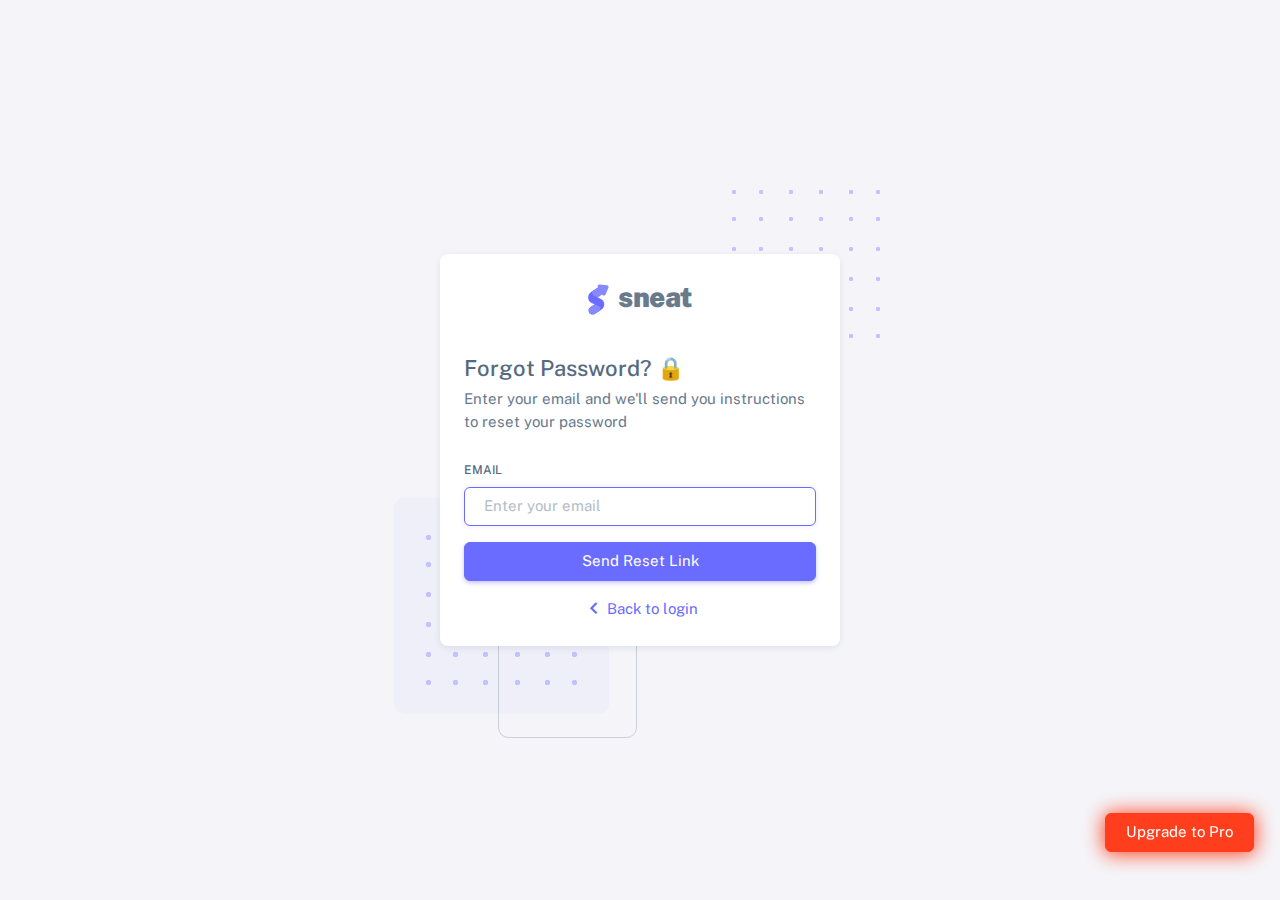
<file: admin/html/auth-forgot-password-basic.html>
<!DOCTYPE html>

<!-- =========================================================
* Sneat - Bootstrap 5 HTML Admin Template - Pro | v1.0.0
==============================================================

* Product Page: https://themeselection.com/products/sneat-bootstrap-html-admin-template/
* Created by: ThemeSelection
* License: You must have a valid license purchased in order to legally use the theme for your project.
* Copyright ThemeSelection (https://themeselection.com)

=========================================================
 -->
<!-- beautify ignore:start -->
<html
  lang="en"
  class="light-style customizer-hide"
  dir="ltr"
  data-theme="theme-default"
  data-assets-path="../assets/"
  data-template="vertical-menu-template-free"
>
  <head>
    <meta charset="utf-8" />
    <meta
      name="viewport"
      content="width=device-width, initial-scale=1.0, user-scalable=no, minimum-scale=1.0, maximum-scale=1.0"
    />

    <title>Forgot Password Basic - Pages | Sneat - Bootstrap 5 HTML Admin Template - Pro</title>

    <meta name="description" content="" />

    <!-- Favicon -->
    <link rel="icon" type="image/x-icon" href="../assets/img/favicon/favicon.ico" />

    <!-- Fonts -->
    <link rel="preconnect" href="https://fonts.googleapis.com" />
    <link rel="preconnect" href="https://fonts.gstatic.com" crossorigin />
    <link
      href="https://fonts.googleapis.com/css2?family=Public+Sans:ital,wght@0,300;0,400;0,500;0,600;0,700;1,300;1,400;1,500;1,600;1,700&display=swap"
      rel="stylesheet"
    />

    <!-- Icons. Uncomment required icon fonts -->
    <link rel="stylesheet" href="../assets/vendor/fonts/boxicons.css" />

    <!-- Core CSS -->
    <link rel="stylesheet" href="../assets/vendor/css/core.css" class="template-customizer-core-css" />
    <link rel="stylesheet" href="../assets/vendor/css/theme-default.css" class="template-customizer-theme-css" />
    <link rel="stylesheet" href="../assets/css/demo.css" />

    <!-- Vendors CSS -->
    <link rel="stylesheet" href="../assets/vendor/libs/perfect-scrollbar/perfect-scrollbar.css" />

    <!-- Page CSS -->
    <!-- Page -->
    <link rel="stylesheet" href="../assets/vendor/css/pages/page-auth.css" />
    <!-- Helpers -->
    <script src="../assets/vendor/js/helpers.js"></script>

    <!--! Template customizer & Theme config files MUST be included after core stylesheets and helpers.js in the <head> section -->
    <!--? Config:  Mandatory theme config file contain global vars & default theme options, Set your preferred theme option in this file.  -->
    <script src="../assets/js/config.js"></script>
  </head>

  <body>
    <!-- Content -->

    <div class="container-xxl">
      <div class="authentication-wrapper authentication-basic container-p-y">
        <div class="authentication-inner py-4">
          <!-- Forgot Password -->
          <div class="card">
            <div class="card-body">
              <!-- Logo -->
              <div class="app-brand justify-content-center">
                <a href="index.html" class="app-brand-link gap-2">
                  <span class="app-brand-logo demo">
                    <svg
                      width="25"
                      viewBox="0 0 25 42"
                      version="1.1"
                      xmlns="http://www.w3.org/2000/svg"
                      xmlns:xlink="http://www.w3.org/1999/xlink"
                    >
                      <defs>
                        <path
                          d="M13.7918663,0.358365126 L3.39788168,7.44174259 C0.566865006,9.69408886 -0.379795268,12.4788597 0.557900856,15.7960551 C0.68998853,16.2305145 1.09562888,17.7872135 3.12357076,19.2293357 C3.8146334,19.7207684 5.32369333,20.3834223 7.65075054,21.2172976 L7.59773219,21.2525164 L2.63468769,24.5493413 C0.445452254,26.3002124 0.0884951797,28.5083815 1.56381646,31.1738486 C2.83770406,32.8170431 5.20850219,33.2640127 7.09180128,32.5391577 C8.347334,32.0559211 11.4559176,30.0011079 16.4175519,26.3747182 C18.0338572,24.4997857 18.6973423,22.4544883 18.4080071,20.2388261 C17.963753,17.5346866 16.1776345,15.5799961 13.0496516,14.3747546 L10.9194936,13.4715819 L18.6192054,7.984237 L13.7918663,0.358365126 Z"
                          id="path-1"
                        ></path>
                        <path
                          d="M5.47320593,6.00457225 C4.05321814,8.216144 4.36334763,10.0722806 6.40359441,11.5729822 C8.61520715,12.571656 10.0999176,13.2171421 10.8577257,13.5094407 L15.5088241,14.433041 L18.6192054,7.984237 C15.5364148,3.11535317 13.9273018,0.573395879 13.7918663,0.358365126 C13.5790555,0.511491653 10.8061687,2.3935607 5.47320593,6.00457225 Z"
                          id="path-3"
                        ></path>
                        <path
                          d="M7.50063644,21.2294429 L12.3234468,23.3159332 C14.1688022,24.7579751 14.397098,26.4880487 13.008334,28.506154 C11.6195701,30.5242593 10.3099883,31.790241 9.07958868,32.3040991 C5.78142938,33.4346997 4.13234973,34 4.13234973,34 C4.13234973,34 2.75489982,33.0538207 2.37032616e-14,31.1614621 C-0.55822714,27.8186216 -0.55822714,26.0572515 -4.05231404e-15,25.8773518 C0.83734071,25.6075023 2.77988457,22.8248993 3.3049379,22.52991 C3.65497346,22.3332504 5.05353963,21.8997614 7.50063644,21.2294429 Z"
                          id="path-4"
                        ></path>
                        <path
                          d="M20.6,7.13333333 L25.6,13.8 C26.2627417,14.6836556 26.0836556,15.9372583 25.2,16.6 C24.8538077,16.8596443 24.4327404,17 24,17 L14,17 C12.8954305,17 12,16.1045695 12,15 C12,14.5672596 12.1403557,14.1461923 12.4,13.8 L17.4,7.13333333 C18.0627417,6.24967773 19.3163444,6.07059163 20.2,6.73333333 C20.3516113,6.84704183 20.4862915,6.981722 20.6,7.13333333 Z"
                          id="path-5"
                        ></path>
                      </defs>
                      <g id="g-app-brand" stroke="none" stroke-width="1" fill="none" fill-rule="evenodd">
                        <g id="Brand-Logo" transform="translate(-27.000000, -15.000000)">
                          <g id="Icon" transform="translate(27.000000, 15.000000)">
                            <g id="Mask" transform="translate(0.000000, 8.000000)">
                              <mask id="mask-2" fill="white">
                                <use xlink:href="#path-1"></use>
                              </mask>
                              <use fill="#696cff" xlink:href="#path-1"></use>
                              <g id="Path-3" mask="url(#mask-2)">
                                <use fill="#696cff" xlink:href="#path-3"></use>
                                <use fill-opacity="0.2" fill="#FFFFFF" xlink:href="#path-3"></use>
                              </g>
                              <g id="Path-4" mask="url(#mask-2)">
                                <use fill="#696cff" xlink:href="#path-4"></use>
                                <use fill-opacity="0.2" fill="#FFFFFF" xlink:href="#path-4"></use>
                              </g>
                            </g>
                            <g
                              id="Triangle"
                              transform="translate(19.000000, 11.000000) rotate(-300.000000) translate(-19.000000, -11.000000) "
                            >
                              <use fill="#696cff" xlink:href="#path-5"></use>
                              <use fill-opacity="0.2" fill="#FFFFFF" xlink:href="#path-5"></use>
                            </g>
                          </g>
                        </g>
                      </g>
                    </svg>
                  </span>
                  <span class="app-brand-text demo text-body fw-bolder">Sneat</span>
                </a>
              </div>
              <!-- /Logo -->
              <h4 class="mb-2">Forgot Password? 🔒</h4>
              <p class="mb-4">Enter your email and we'll send you instructions to reset your password</p>
              <form id="formAuthentication" class="mb-3" action="index.html" method="POST">
                <div class="mb-3">
                  <label for="email" class="form-label">Email</label>
                  <input
                    type="text"
                    class="form-control"
                    id="email"
                    name="email"
                    placeholder="Enter your email"
                    autofocus
                  />
                </div>
                <button class="btn btn-primary d-grid w-100">Send Reset Link</button>
              </form>
              <div class="text-center">
                <a href="auth-login-basic.html" class="d-flex align-items-center justify-content-center">
                  <i class="bx bx-chevron-left scaleX-n1-rtl bx-sm"></i>
                  Back to login
                </a>
              </div>
            </div>
          </div>
          <!-- /Forgot Password -->
        </div>
      </div>
    </div>

    <!-- / Content -->

    <div class="buy-now">
      <a
        href="https://themeselection.com/products/sneat-bootstrap-html-admin-template/"
        target="_blank"
        class="btn btn-danger btn-buy-now"
        >Upgrade to Pro</a
      >
    </div>

    <!-- Core JS -->
    <!-- build:js assets/vendor/js/core.js -->
    <script src="../assets/vendor/libs/jquery/jquery.js"></script>
    <script src="../assets/vendor/libs/popper/popper.js"></script>
    <script src="../assets/vendor/js/bootstrap.js"></script>
    <script src="../assets/vendor/libs/perfect-scrollbar/perfect-scrollbar.js"></script>

    <script src="../assets/vendor/js/menu.js"></script>
    <!-- endbuild -->

    <!-- Vendors JS -->

    <!-- Main JS -->
    <script src="../assets/js/main.js"></script>

    <!-- Page JS -->

    <!-- Place this tag in your head or just before your close body tag. -->
    <script async defer src="https://buttons.github.io/buttons.js"></script>
  </body>
</html>
</file>
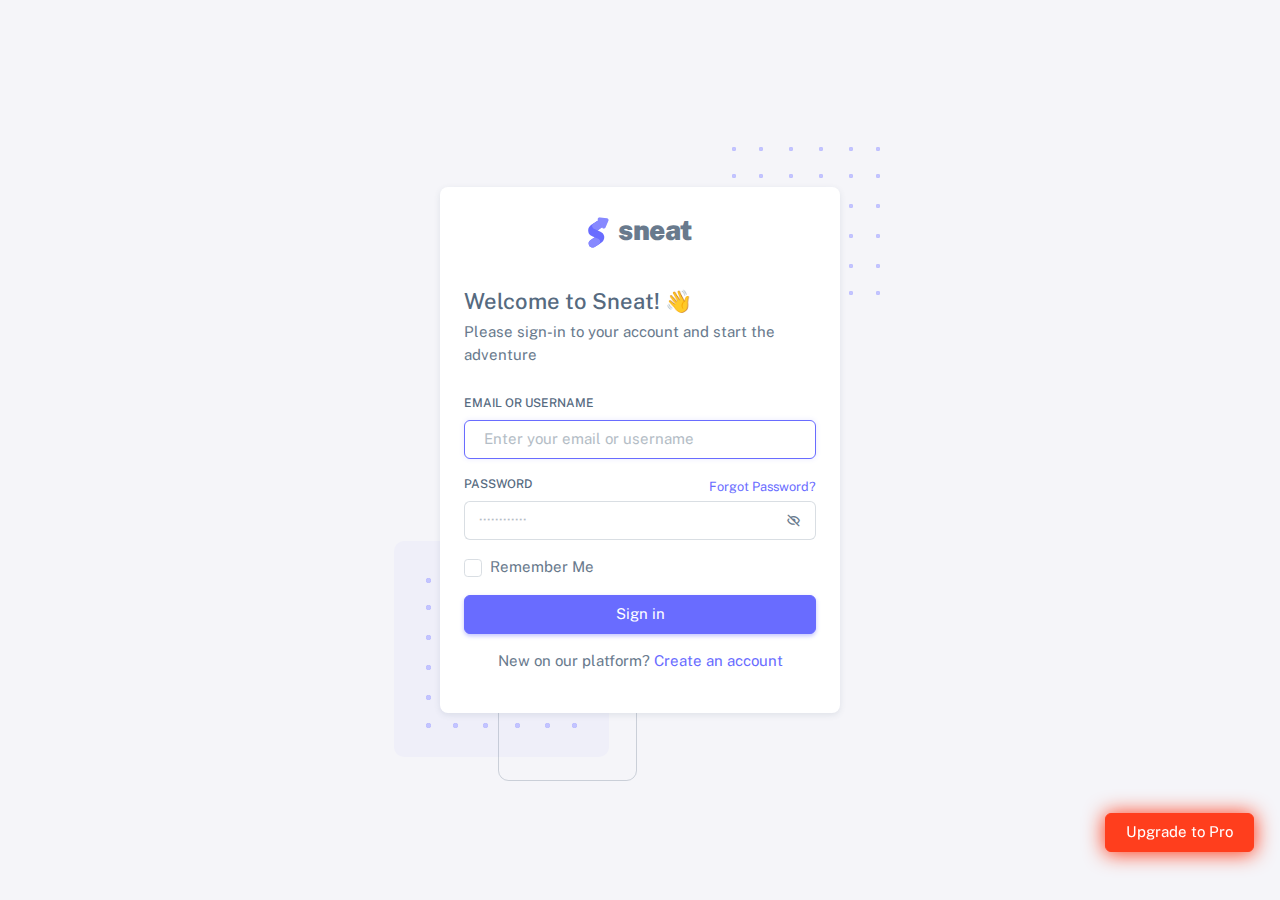
<file: admin/html/auth-login-basic.html>
<!DOCTYPE html>

<!-- =========================================================
* Sneat - Bootstrap 5 HTML Admin Template - Pro | v1.0.0
==============================================================

* Product Page: https://themeselection.com/products/sneat-bootstrap-html-admin-template/
* Created by: ThemeSelection
* License: You must have a valid license purchased in order to legally use the theme for your project.
* Copyright ThemeSelection (https://themeselection.com)

=========================================================
 -->
<!-- beautify ignore:start -->
<html
  lang="en"
  class="light-style customizer-hide"
  dir="ltr"
  data-theme="theme-default"
  data-assets-path="../assets/"
  data-template="vertical-menu-template-free"
>
  <head>
    <meta charset="utf-8" />
    <meta
      name="viewport"
      content="width=device-width, initial-scale=1.0, user-scalable=no, minimum-scale=1.0, maximum-scale=1.0"
    />

    <title>Login Basic - Pages | Sneat - Bootstrap 5 HTML Admin Template - Pro</title>

    <meta name="description" content="" />

    <!-- Favicon -->
    <link rel="icon" type="image/x-icon" href="../assets/img/favicon/favicon.ico" />

    <!-- Fonts -->
    <link rel="preconnect" href="https://fonts.googleapis.com" />
    <link rel="preconnect" href="https://fonts.gstatic.com" crossorigin />
    <link
      href="https://fonts.googleapis.com/css2?family=Public+Sans:ital,wght@0,300;0,400;0,500;0,600;0,700;1,300;1,400;1,500;1,600;1,700&display=swap"
      rel="stylesheet"
    />

    <!-- Icons. Uncomment required icon fonts -->
    <link rel="stylesheet" href="../assets/vendor/fonts/boxicons.css" />

    <!-- Core CSS -->
    <link rel="stylesheet" href="../assets/vendor/css/core.css" class="template-customizer-core-css" />
    <link rel="stylesheet" href="../assets/vendor/css/theme-default.css" class="template-customizer-theme-css" />
    <link rel="stylesheet" href="../assets/css/demo.css" />

    <!-- Vendors CSS -->
    <link rel="stylesheet" href="../assets/vendor/libs/perfect-scrollbar/perfect-scrollbar.css" />

    <!-- Page CSS -->
    <!-- Page -->
    <link rel="stylesheet" href="../assets/vendor/css/pages/page-auth.css" />
    <!-- Helpers -->
    <script src="../assets/vendor/js/helpers.js"></script>

    <!--! Template customizer & Theme config files MUST be included after core stylesheets and helpers.js in the <head> section -->
    <!--? Config:  Mandatory theme config file contain global vars & default theme options, Set your preferred theme option in this file.  -->
    <script src="../assets/js/config.js"></script>
  </head>

  <body>
    <!-- Content -->

    <div class="container-xxl">
      <div class="authentication-wrapper authentication-basic container-p-y">
        <div class="authentication-inner">
          <!-- Register -->
          <div class="card">
            <div class="card-body">
              <!-- Logo -->
              <div class="app-brand justify-content-center">
                <a href="index.html" class="app-brand-link gap-2">
                  <span class="app-brand-logo demo">
                    <svg
                      width="25"
                      viewBox="0 0 25 42"
                      version="1.1"
                      xmlns="http://www.w3.org/2000/svg"
                      xmlns:xlink="http://www.w3.org/1999/xlink"
                    >
                      <defs>
                        <path
                          d="M13.7918663,0.358365126 L3.39788168,7.44174259 C0.566865006,9.69408886 -0.379795268,12.4788597 0.557900856,15.7960551 C0.68998853,16.2305145 1.09562888,17.7872135 3.12357076,19.2293357 C3.8146334,19.7207684 5.32369333,20.3834223 7.65075054,21.2172976 L7.59773219,21.2525164 L2.63468769,24.5493413 C0.445452254,26.3002124 0.0884951797,28.5083815 1.56381646,31.1738486 C2.83770406,32.8170431 5.20850219,33.2640127 7.09180128,32.5391577 C8.347334,32.0559211 11.4559176,30.0011079 16.4175519,26.3747182 C18.0338572,24.4997857 18.6973423,22.4544883 18.4080071,20.2388261 C17.963753,17.5346866 16.1776345,15.5799961 13.0496516,14.3747546 L10.9194936,13.4715819 L18.6192054,7.984237 L13.7918663,0.358365126 Z"
                          id="path-1"
                        ></path>
                        <path
                          d="M5.47320593,6.00457225 C4.05321814,8.216144 4.36334763,10.0722806 6.40359441,11.5729822 C8.61520715,12.571656 10.0999176,13.2171421 10.8577257,13.5094407 L15.5088241,14.433041 L18.6192054,7.984237 C15.5364148,3.11535317 13.9273018,0.573395879 13.7918663,0.358365126 C13.5790555,0.511491653 10.8061687,2.3935607 5.47320593,6.00457225 Z"
                          id="path-3"
                        ></path>
                        <path
                          d="M7.50063644,21.2294429 L12.3234468,23.3159332 C14.1688022,24.7579751 14.397098,26.4880487 13.008334,28.506154 C11.6195701,30.5242593 10.3099883,31.790241 9.07958868,32.3040991 C5.78142938,33.4346997 4.13234973,34 4.13234973,34 C4.13234973,34 2.75489982,33.0538207 2.37032616e-14,31.1614621 C-0.55822714,27.8186216 -0.55822714,26.0572515 -4.05231404e-15,25.8773518 C0.83734071,25.6075023 2.77988457,22.8248993 3.3049379,22.52991 C3.65497346,22.3332504 5.05353963,21.8997614 7.50063644,21.2294429 Z"
                          id="path-4"
                        ></path>
                        <path
                          d="M20.6,7.13333333 L25.6,13.8 C26.2627417,14.6836556 26.0836556,15.9372583 25.2,16.6 C24.8538077,16.8596443 24.4327404,17 24,17 L14,17 C12.8954305,17 12,16.1045695 12,15 C12,14.5672596 12.1403557,14.1461923 12.4,13.8 L17.4,7.13333333 C18.0627417,6.24967773 19.3163444,6.07059163 20.2,6.73333333 C20.3516113,6.84704183 20.4862915,6.981722 20.6,7.13333333 Z"
                          id="path-5"
                        ></path>
                      </defs>
                      <g id="g-app-brand" stroke="none" stroke-width="1" fill="none" fill-rule="evenodd">
                        <g id="Brand-Logo" transform="translate(-27.000000, -15.000000)">
                          <g id="Icon" transform="translate(27.000000, 15.000000)">
                            <g id="Mask" transform="translate(0.000000, 8.000000)">
                              <mask id="mask-2" fill="white">
                                <use xlink:href="#path-1"></use>
                              </mask>
                              <use fill="#696cff" xlink:href="#path-1"></use>
                              <g id="Path-3" mask="url(#mask-2)">
                                <use fill="#696cff" xlink:href="#path-3"></use>
                                <use fill-opacity="0.2" fill="#FFFFFF" xlink:href="#path-3"></use>
                              </g>
                              <g id="Path-4" mask="url(#mask-2)">
                                <use fill="#696cff" xlink:href="#path-4"></use>
                                <use fill-opacity="0.2" fill="#FFFFFF" xlink:href="#path-4"></use>
                              </g>
                            </g>
                            <g
                              id="Triangle"
                              transform="translate(19.000000, 11.000000) rotate(-300.000000) translate(-19.000000, -11.000000) "
                            >
                              <use fill="#696cff" xlink:href="#path-5"></use>
                              <use fill-opacity="0.2" fill="#FFFFFF" xlink:href="#path-5"></use>
                            </g>
                          </g>
                        </g>
                      </g>
                    </svg>
                  </span>
                  <span class="app-brand-text demo text-body fw-bolder">Sneat</span>
                </a>
              </div>
              <!-- /Logo -->
              <h4 class="mb-2">Welcome to Sneat! 👋</h4>
              <p class="mb-4">Please sign-in to your account and start the adventure</p>

              <form id="formAuthentication" class="mb-3" action="index.html" method="POST">
                <div class="mb-3">
                  <label for="email" class="form-label">Email or Username</label>
                  <input
                    type="text"
                    class="form-control"
                    id="email"
                    name="email-username"
                    placeholder="Enter your email or username"
                    autofocus
                  />
                </div>
                <div class="mb-3 form-password-toggle">
                  <div class="d-flex justify-content-between">
                    <label class="form-label" for="password">Password</label>
                    <a href="auth-forgot-password-basic.html">
                      <small>Forgot Password?</small>
                    </a>
                  </div>
                  <div class="input-group input-group-merge">
                    <input
                      type="password"
                      id="password"
                      class="form-control"
                      name="password"
                      placeholder="&#xb7;&#xb7;&#xb7;&#xb7;&#xb7;&#xb7;&#xb7;&#xb7;&#xb7;&#xb7;&#xb7;&#xb7;"
                      aria-describedby="password"
                    />
                    <span class="input-group-text cursor-pointer"><i class="bx bx-hide"></i></span>
                  </div>
                </div>
                <div class="mb-3">
                  <div class="form-check">
                    <input class="form-check-input" type="checkbox" id="remember-me" />
                    <label class="form-check-label" for="remember-me"> Remember Me </label>
                  </div>
                </div>
                <div class="mb-3">
                  <button class="btn btn-primary d-grid w-100" type="submit">Sign in</button>
                </div>
              </form>

              <p class="text-center">
                <span>New on our platform?</span>
                <a href="auth-register-basic.html">
                  <span>Create an account</span>
                </a>
              </p>
            </div>
          </div>
          <!-- /Register -->
        </div>
      </div>
    </div>

    <!-- / Content -->

    <div class="buy-now">
      <a
        href="https://themeselection.com/products/sneat-bootstrap-html-admin-template/"
        target="_blank"
        class="btn btn-danger btn-buy-now"
        >Upgrade to Pro</a
      >
    </div>

    <!-- Core JS -->
    <!-- build:js assets/vendor/js/core.js -->
    <script src="../assets/vendor/libs/jquery/jquery.js"></script>
    <script src="../assets/vendor/libs/popper/popper.js"></script>
    <script src="../assets/vendor/js/bootstrap.js"></script>
    <script src="../assets/vendor/libs/perfect-scrollbar/perfect-scrollbar.js"></script>

    <script src="../assets/vendor/js/menu.js"></script>
    <!-- endbuild -->

    <!-- Vendors JS -->

    <!-- Main JS -->
    <script src="../assets/js/main.js"></script>

    <!-- Page JS -->

    <!-- Place this tag in your head or just before your close body tag. -->
    <script async defer src="https://buttons.github.io/buttons.js"></script>
  </body>
</html>
</file>
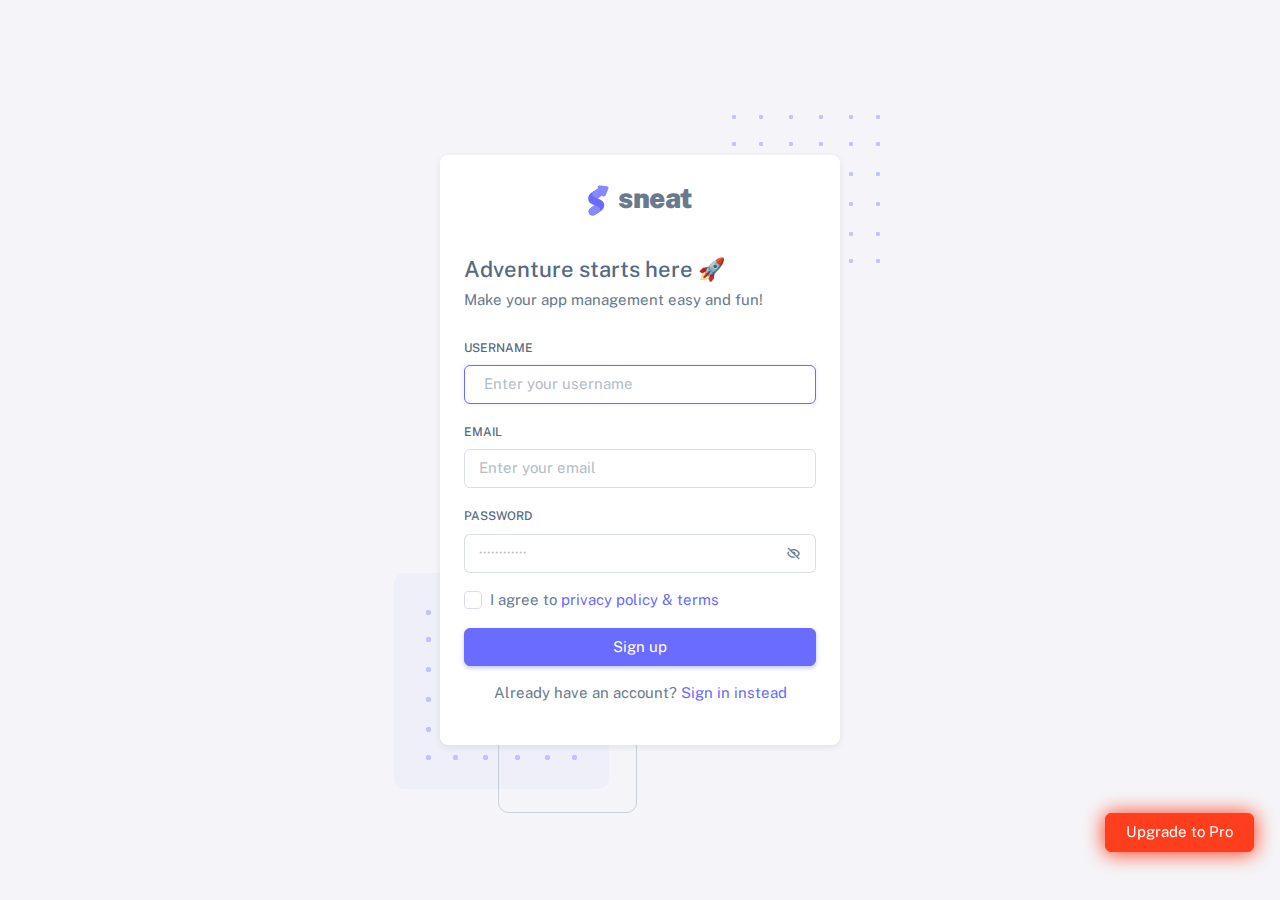
<file: admin/html/auth-register-basic.html>
<!DOCTYPE html>

<!-- =========================================================
* Sneat - Bootstrap 5 HTML Admin Template - Pro | v1.0.0
==============================================================

* Product Page: https://themeselection.com/products/sneat-bootstrap-html-admin-template/
* Created by: ThemeSelection
* License: You must have a valid license purchased in order to legally use the theme for your project.
* Copyright ThemeSelection (https://themeselection.com)

=========================================================
 -->
<!-- beautify ignore:start -->
<html
  lang="en"
  class="light-style customizer-hide"
  dir="ltr"
  data-theme="theme-default"
  data-assets-path="../assets/"
  data-template="vertical-menu-template-free"
>
  <head>
    <meta charset="utf-8" />
    <meta
      name="viewport"
      content="width=device-width, initial-scale=1.0, user-scalable=no, minimum-scale=1.0, maximum-scale=1.0"
    />

    <title>Register Basic - Pages | Sneat - Bootstrap 5 HTML Admin Template - Pro</title>

    <meta name="description" content="" />

    <!-- Favicon -->
    <link rel="icon" type="image/x-icon" href="../assets/img/favicon/favicon.ico" />

    <!-- Fonts -->
    <link rel="preconnect" href="https://fonts.googleapis.com" />
    <link rel="preconnect" href="https://fonts.gstatic.com" crossorigin />
    <link
      href="https://fonts.googleapis.com/css2?family=Public+Sans:ital,wght@0,300;0,400;0,500;0,600;0,700;1,300;1,400;1,500;1,600;1,700&display=swap"
      rel="stylesheet"
    />

    <!-- Icons. Uncomment required icon fonts -->
    <link rel="stylesheet" href="../assets/vendor/fonts/boxicons.css" />

    <!-- Core CSS -->
    <link rel="stylesheet" href="../assets/vendor/css/core.css" class="template-customizer-core-css" />
    <link rel="stylesheet" href="../assets/vendor/css/theme-default.css" class="template-customizer-theme-css" />
    <link rel="stylesheet" href="../assets/css/demo.css" />

    <!-- Vendors CSS -->
    <link rel="stylesheet" href="../assets/vendor/libs/perfect-scrollbar/perfect-scrollbar.css" />

    <!-- Page CSS -->
    <!-- Page -->
    <link rel="stylesheet" href="../assets/vendor/css/pages/page-auth.css" />
    <!-- Helpers -->
    <script src="../assets/vendor/js/helpers.js"></script>

    <!--! Template customizer & Theme config files MUST be included after core stylesheets and helpers.js in the <head> section -->
    <!--? Config:  Mandatory theme config file contain global vars & default theme options, Set your preferred theme option in this file.  -->
    <script src="../assets/js/config.js"></script>
  </head>

  <body>
    <!-- Content -->

    <div class="container-xxl">
      <div class="authentication-wrapper authentication-basic container-p-y">
        <div class="authentication-inner">
          <!-- Register Card -->
          <div class="card">
            <div class="card-body">
              <!-- Logo -->
              <div class="app-brand justify-content-center">
                <a href="index.html" class="app-brand-link gap-2">
                  <span class="app-brand-logo demo">
                    <svg
                      width="25"
                      viewBox="0 0 25 42"
                      version="1.1"
                      xmlns="http://www.w3.org/2000/svg"
                      xmlns:xlink="http://www.w3.org/1999/xlink"
                    >
                      <defs>
                        <path
                          d="M13.7918663,0.358365126 L3.39788168,7.44174259 C0.566865006,9.69408886 -0.379795268,12.4788597 0.557900856,15.7960551 C0.68998853,16.2305145 1.09562888,17.7872135 3.12357076,19.2293357 C3.8146334,19.7207684 5.32369333,20.3834223 7.65075054,21.2172976 L7.59773219,21.2525164 L2.63468769,24.5493413 C0.445452254,26.3002124 0.0884951797,28.5083815 1.56381646,31.1738486 C2.83770406,32.8170431 5.20850219,33.2640127 7.09180128,32.5391577 C8.347334,32.0559211 11.4559176,30.0011079 16.4175519,26.3747182 C18.0338572,24.4997857 18.6973423,22.4544883 18.4080071,20.2388261 C17.963753,17.5346866 16.1776345,15.5799961 13.0496516,14.3747546 L10.9194936,13.4715819 L18.6192054,7.984237 L13.7918663,0.358365126 Z"
                          id="path-1"
                        ></path>
                        <path
                          d="M5.47320593,6.00457225 C4.05321814,8.216144 4.36334763,10.0722806 6.40359441,11.5729822 C8.61520715,12.571656 10.0999176,13.2171421 10.8577257,13.5094407 L15.5088241,14.433041 L18.6192054,7.984237 C15.5364148,3.11535317 13.9273018,0.573395879 13.7918663,0.358365126 C13.5790555,0.511491653 10.8061687,2.3935607 5.47320593,6.00457225 Z"
                          id="path-3"
                        ></path>
                        <path
                          d="M7.50063644,21.2294429 L12.3234468,23.3159332 C14.1688022,24.7579751 14.397098,26.4880487 13.008334,28.506154 C11.6195701,30.5242593 10.3099883,31.790241 9.07958868,32.3040991 C5.78142938,33.4346997 4.13234973,34 4.13234973,34 C4.13234973,34 2.75489982,33.0538207 2.37032616e-14,31.1614621 C-0.55822714,27.8186216 -0.55822714,26.0572515 -4.05231404e-15,25.8773518 C0.83734071,25.6075023 2.77988457,22.8248993 3.3049379,22.52991 C3.65497346,22.3332504 5.05353963,21.8997614 7.50063644,21.2294429 Z"
                          id="path-4"
                        ></path>
                        <path
                          d="M20.6,7.13333333 L25.6,13.8 C26.2627417,14.6836556 26.0836556,15.9372583 25.2,16.6 C24.8538077,16.8596443 24.4327404,17 24,17 L14,17 C12.8954305,17 12,16.1045695 12,15 C12,14.5672596 12.1403557,14.1461923 12.4,13.8 L17.4,7.13333333 C18.0627417,6.24967773 19.3163444,6.07059163 20.2,6.73333333 C20.3516113,6.84704183 20.4862915,6.981722 20.6,7.13333333 Z"
                          id="path-5"
                        ></path>
                      </defs>
                      <g id="g-app-brand" stroke="none" stroke-width="1" fill="none" fill-rule="evenodd">
                        <g id="Brand-Logo" transform="translate(-27.000000, -15.000000)">
                          <g id="Icon" transform="translate(27.000000, 15.000000)">
                            <g id="Mask" transform="translate(0.000000, 8.000000)">
                              <mask id="mask-2" fill="white">
                                <use xlink:href="#path-1"></use>
                              </mask>
                              <use fill="#696cff" xlink:href="#path-1"></use>
                              <g id="Path-3" mask="url(#mask-2)">
                                <use fill="#696cff" xlink:href="#path-3"></use>
                                <use fill-opacity="0.2" fill="#FFFFFF" xlink:href="#path-3"></use>
                              </g>
                              <g id="Path-4" mask="url(#mask-2)">
                                <use fill="#696cff" xlink:href="#path-4"></use>
                                <use fill-opacity="0.2" fill="#FFFFFF" xlink:href="#path-4"></use>
                              </g>
                            </g>
                            <g
                              id="Triangle"
                              transform="translate(19.000000, 11.000000) rotate(-300.000000) translate(-19.000000, -11.000000) "
                            >
                              <use fill="#696cff" xlink:href="#path-5"></use>
                              <use fill-opacity="0.2" fill="#FFFFFF" xlink:href="#path-5"></use>
                            </g>
                          </g>
                        </g>
                      </g>
                    </svg>
                  </span>
                  <span class="app-brand-text demo text-body fw-bolder">Sneat</span>
                </a>
              </div>
              <!-- /Logo -->
              <h4 class="mb-2">Adventure starts here 🚀</h4>
              <p class="mb-4">Make your app management easy and fun!</p>

              <form id="formAuthentication" class="mb-3" action="index.html" method="POST">
                <div class="mb-3">
                  <label for="username" class="form-label">Username</label>
                  <input
                    type="text"
                    class="form-control"
                    id="username"
                    name="username"
                    placeholder="Enter your username"
                    autofocus
                  />
                </div>
                <div class="mb-3">
                  <label for="email" class="form-label">Email</label>
                  <input type="text" class="form-control" id="email" name="email" placeholder="Enter your email" />
                </div>
                <div class="mb-3 form-password-toggle">
                  <label class="form-label" for="password">Password</label>
                  <div class="input-group input-group-merge">
                    <input
                      type="password"
                      id="password"
                      class="form-control"
                      name="password"
                      placeholder="&#xb7;&#xb7;&#xb7;&#xb7;&#xb7;&#xb7;&#xb7;&#xb7;&#xb7;&#xb7;&#xb7;&#xb7;"
                      aria-describedby="password"
                    />
                    <span class="input-group-text cursor-pointer"><i class="bx bx-hide"></i></span>
                  </div>
                </div>

                <div class="mb-3">
                  <div class="form-check">
                    <input class="form-check-input" type="checkbox" id="terms-conditions" name="terms" />
                    <label class="form-check-label" for="terms-conditions">
                      I agree to
                      <a href="javascript:void(0);">privacy policy & terms</a>
                    </label>
                  </div>
                </div>
                <button class="btn btn-primary d-grid w-100">Sign up</button>
              </form>

              <p class="text-center">
                <span>Already have an account?</span>
                <a href="auth-login-basic.html">
                  <span>Sign in instead</span>
                </a>
              </p>
            </div>
          </div>
          <!-- Register Card -->
        </div>
      </div>
    </div>

    <!-- / Content -->

    <div class="buy-now">
      <a
        href="https://themeselection.com/products/sneat-bootstrap-html-admin-template/"
        target="_blank"
        class="btn btn-danger btn-buy-now"
        >Upgrade to Pro</a
      >
    </div>

    <!-- Core JS -->
    <!-- build:js assets/vendor/js/core.js -->
    <script src="../assets/vendor/libs/jquery/jquery.js"></script>
    <script src="../assets/vendor/libs/popper/popper.js"></script>
    <script src="../assets/vendor/js/bootstrap.js"></script>
    <script src="../assets/vendor/libs/perfect-scrollbar/perfect-scrollbar.js"></script>

    <script src="../assets/vendor/js/menu.js"></script>
    <!-- endbuild -->

    <!-- Vendors JS -->

    <!-- Main JS -->
    <script src="../assets/js/main.js"></script>

    <!-- Page JS -->

    <!-- Place this tag in your head or just before your close body tag. -->
    <script async defer src="https://buttons.github.io/buttons.js"></script>
  </body>
</html>
</file>
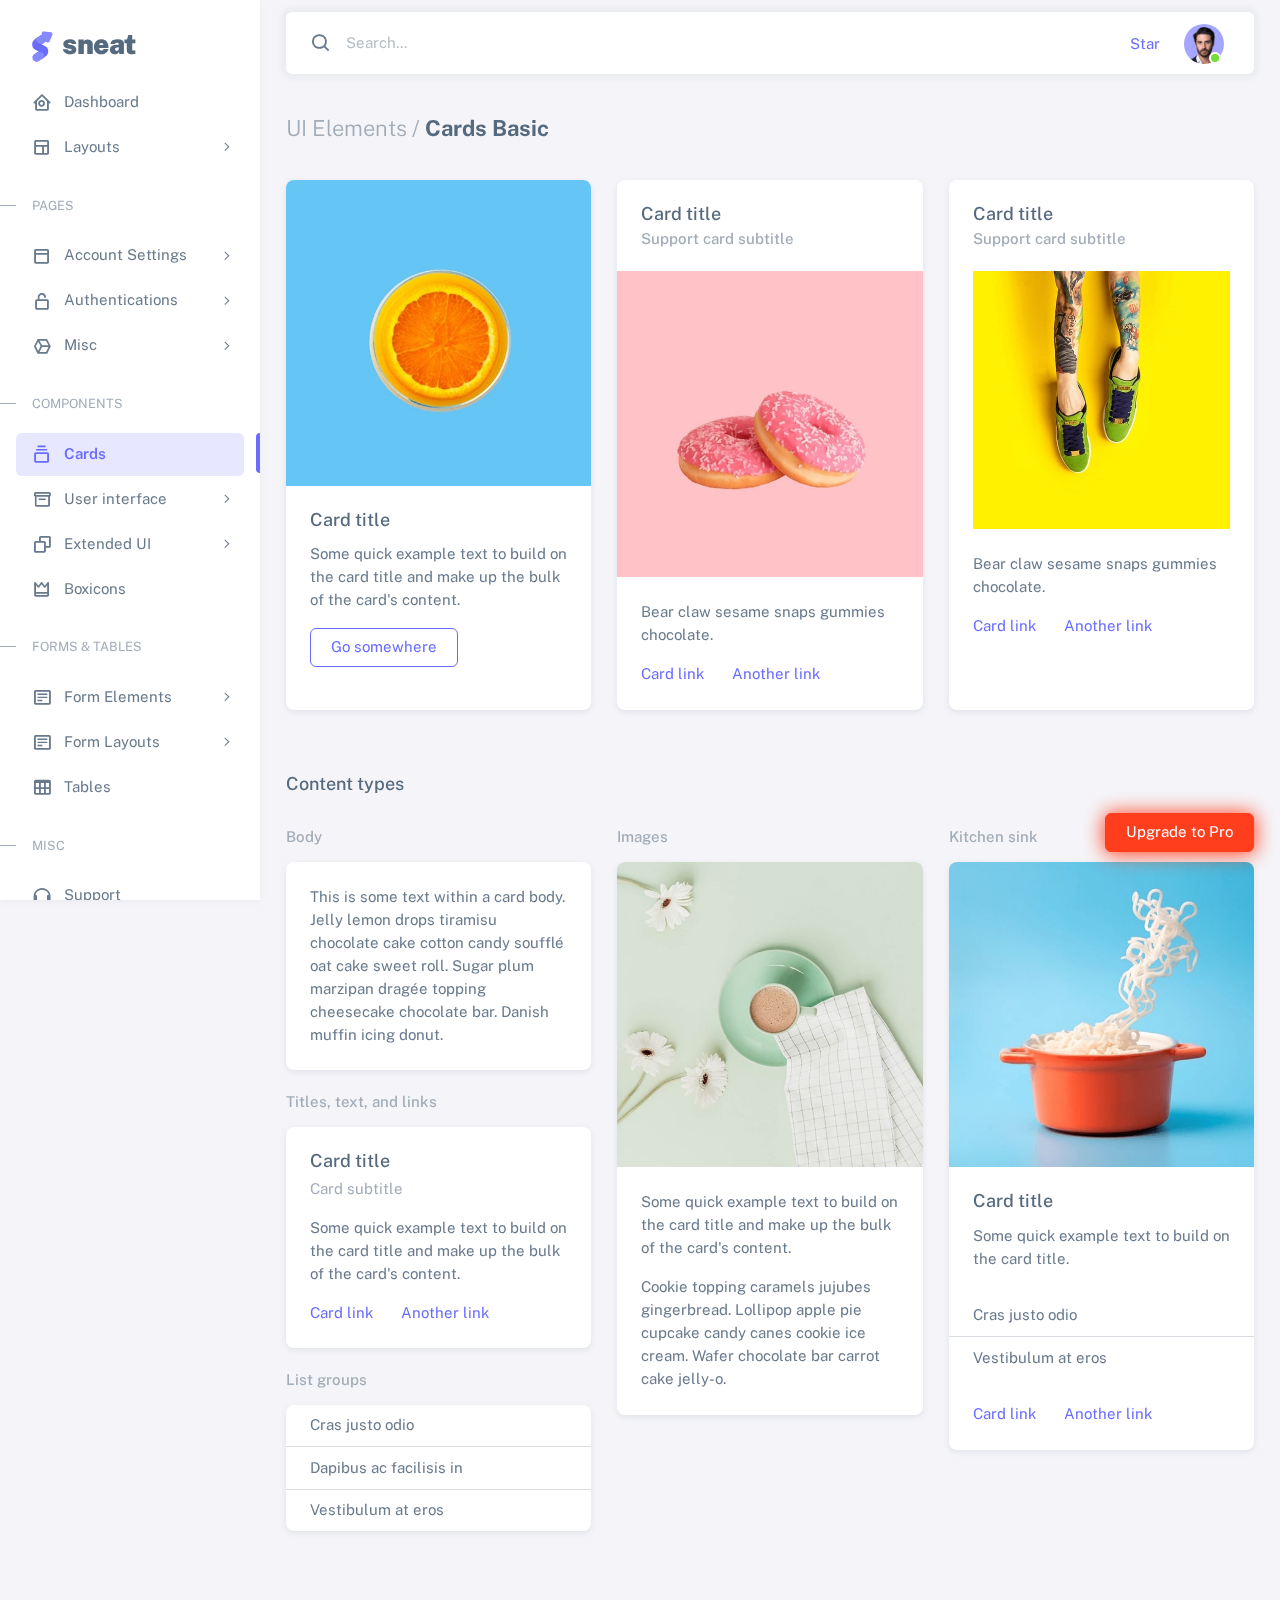
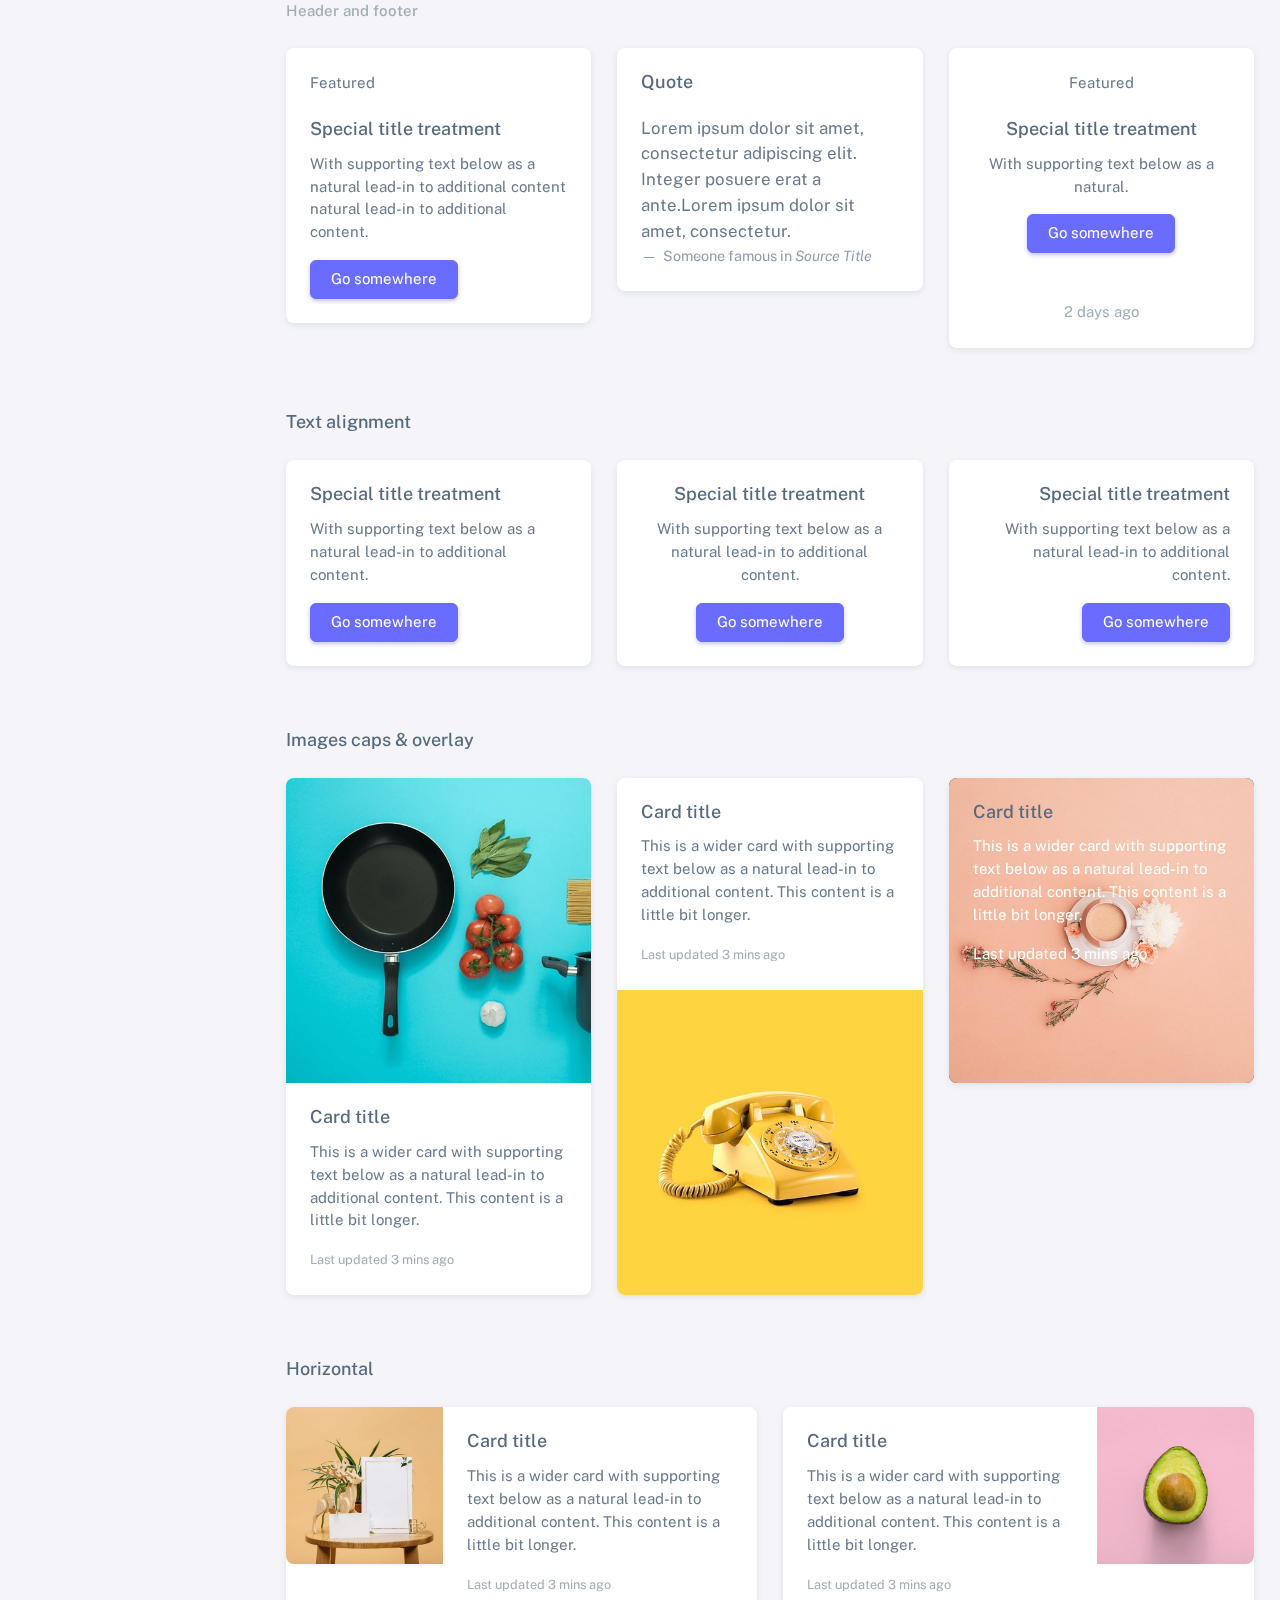
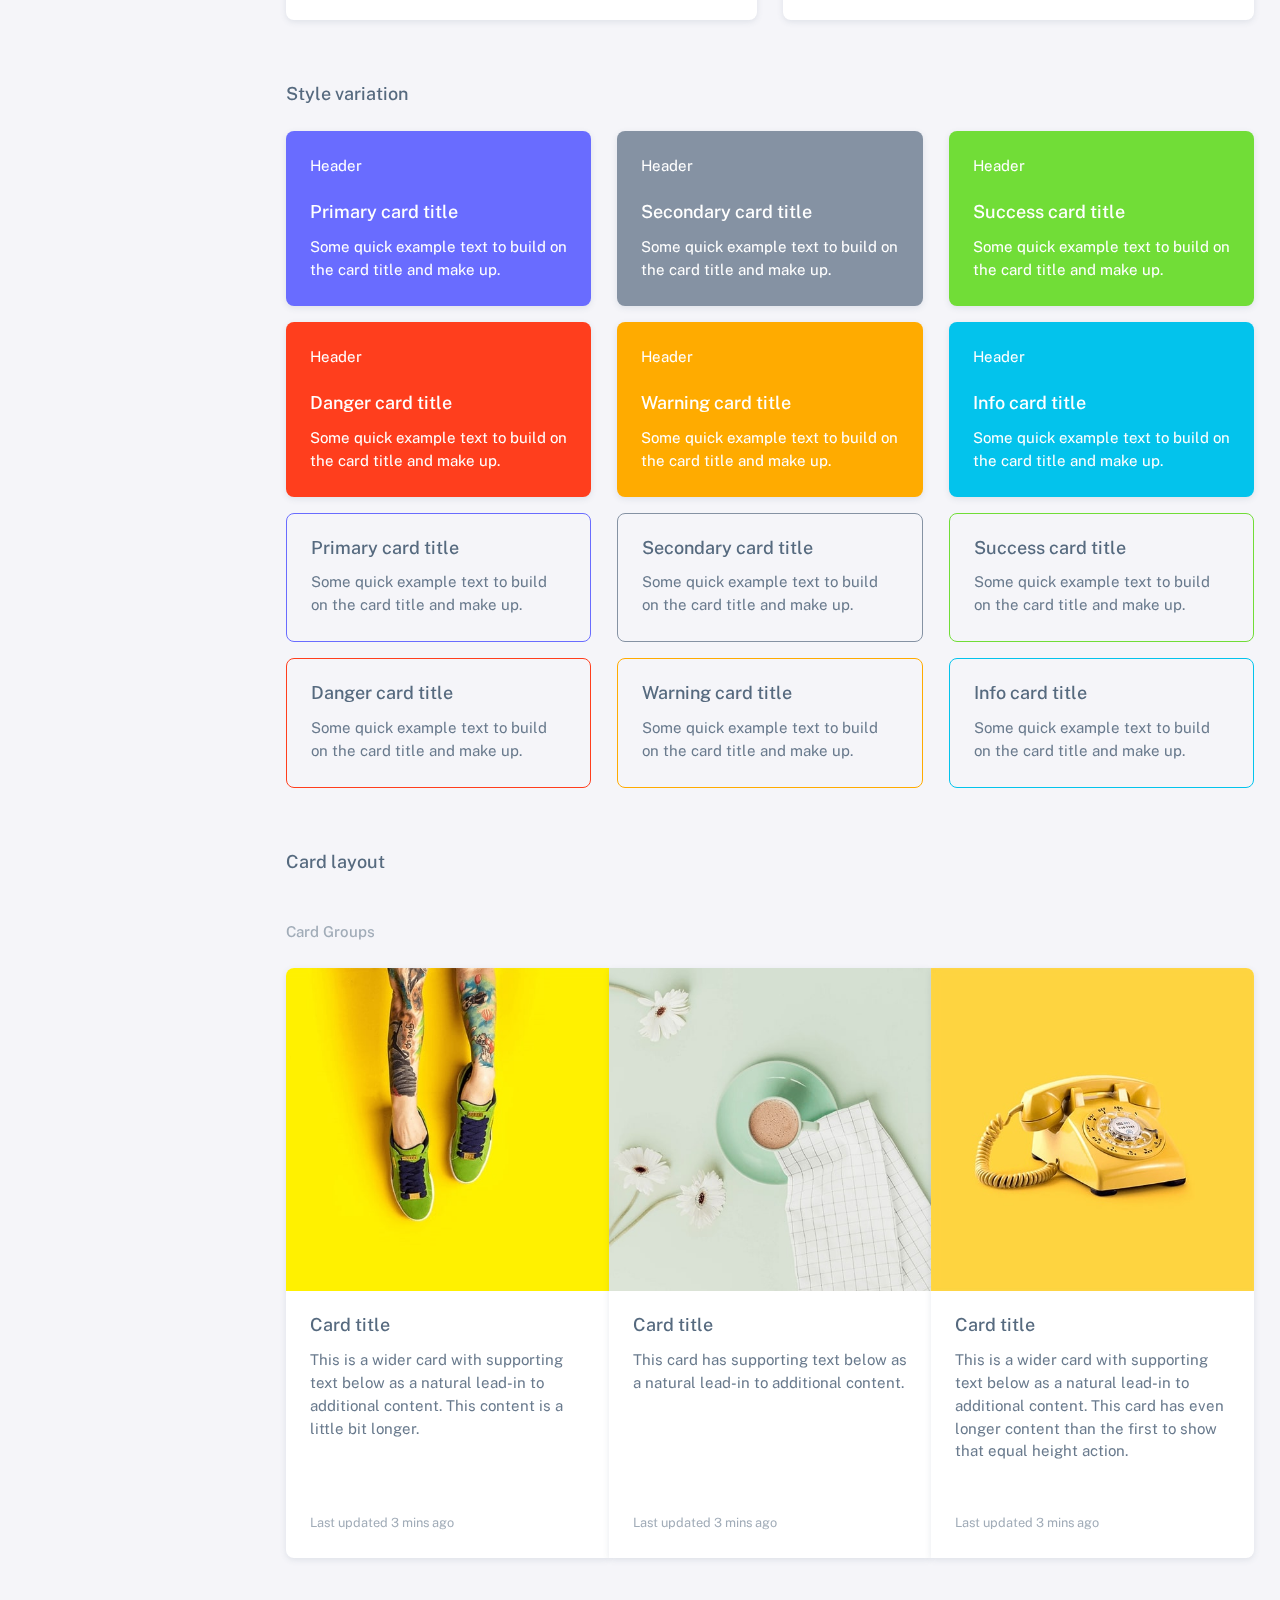
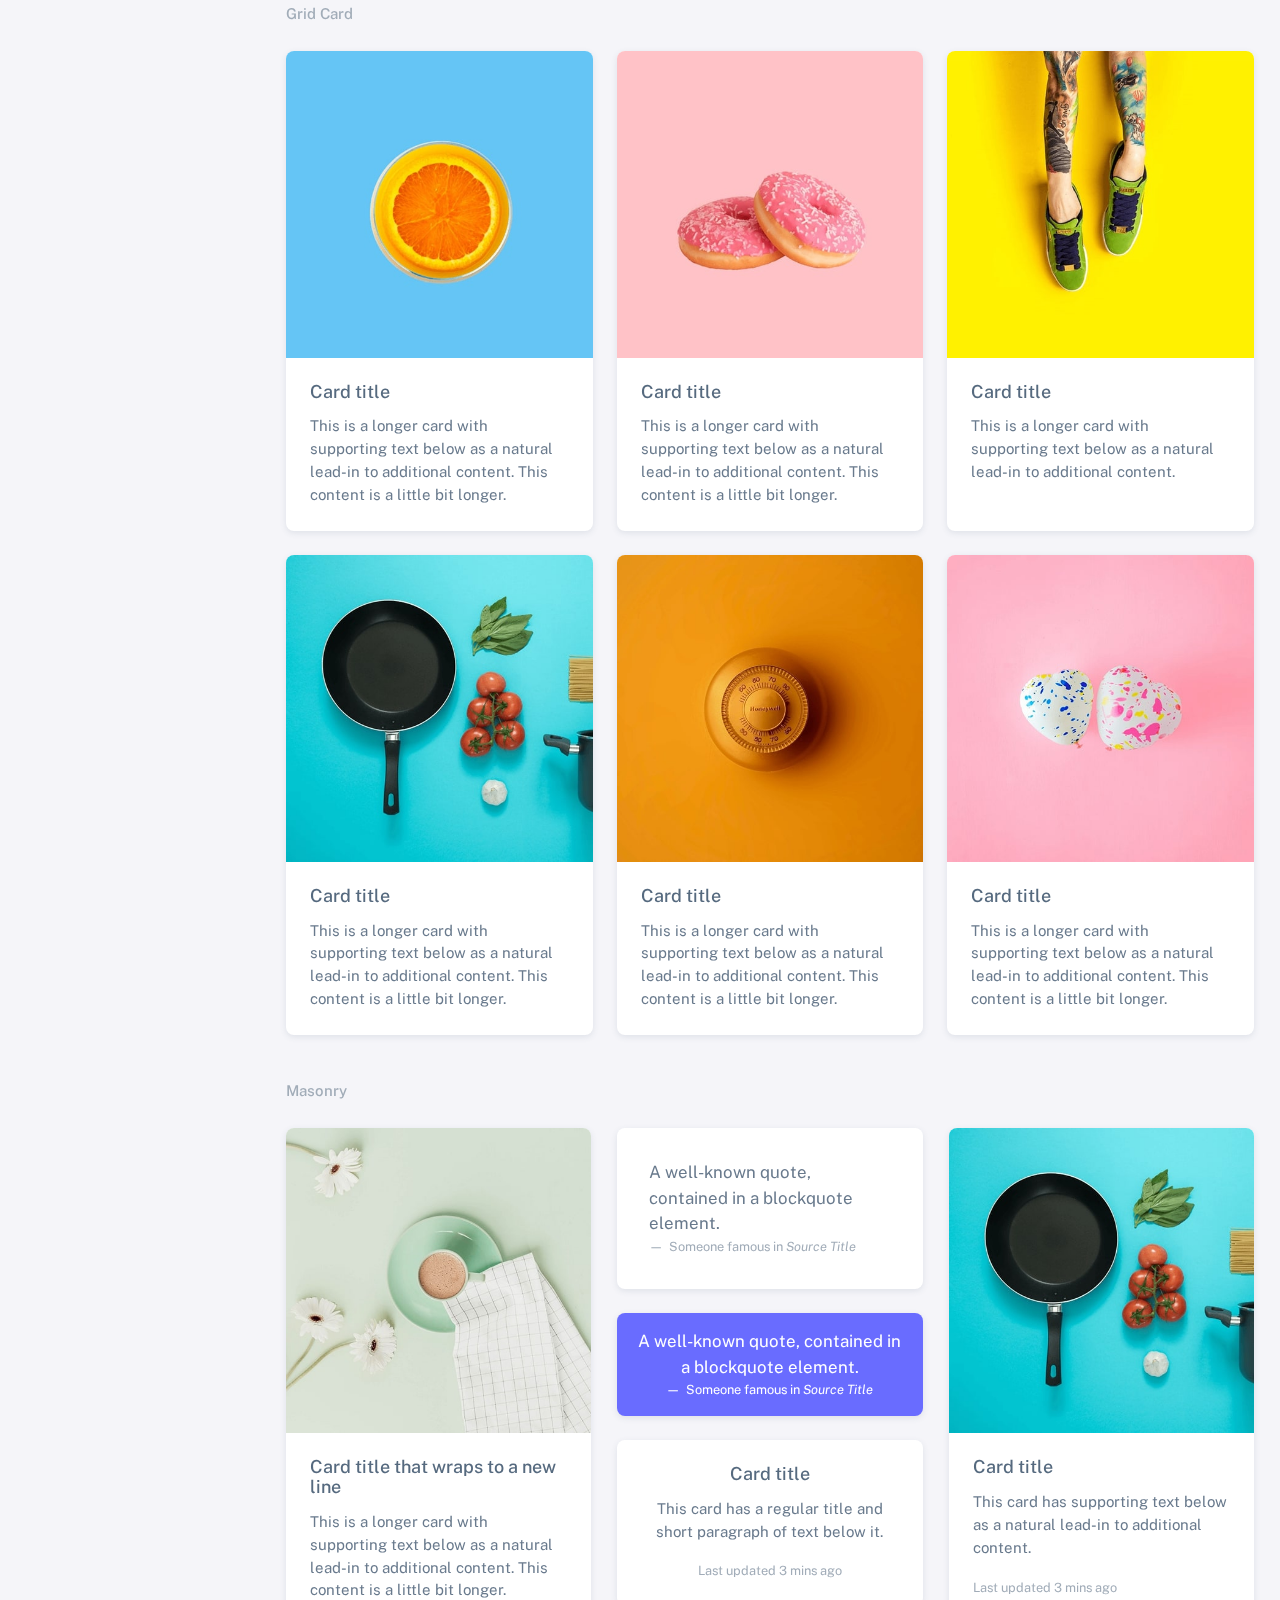
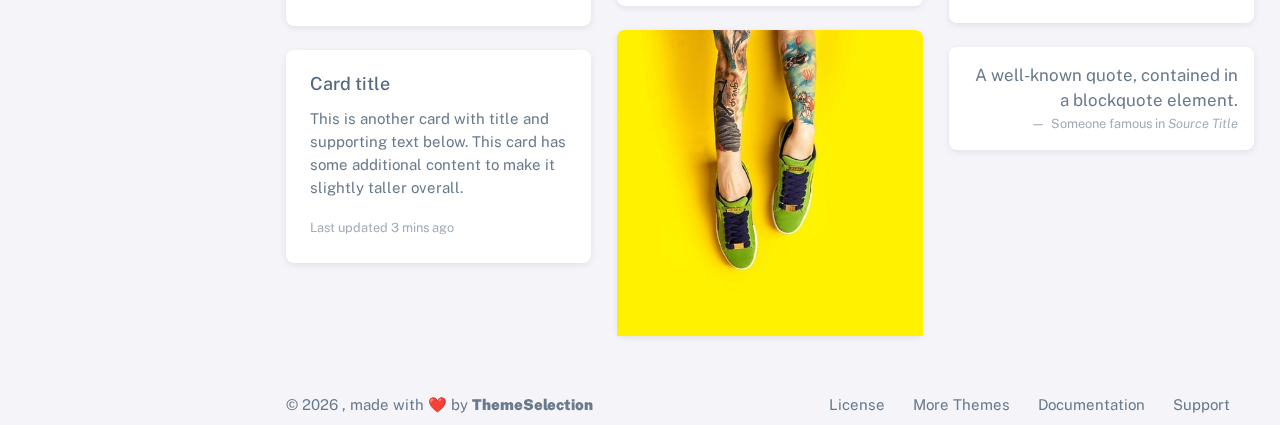
<file: admin/html/cards-basic.html>
<!DOCTYPE html>

<!-- =========================================================
* Sneat - Bootstrap 5 HTML Admin Template - Pro | v1.0.0
==============================================================

* Product Page: https://themeselection.com/products/sneat-bootstrap-html-admin-template/
* Created by: ThemeSelection
* License: You must have a valid license purchased in order to legally use the theme for your project.
* Copyright ThemeSelection (https://themeselection.com)

=========================================================
 -->
<!-- beautify ignore:start -->
<html
  lang="en"
  class="light-style layout-menu-fixed"
  dir="ltr"
  data-theme="theme-default"
  data-assets-path="../assets/"
  data-template="vertical-menu-template-free"
>
  <head>
    <meta charset="utf-8" />
    <meta
      name="viewport"
      content="width=device-width, initial-scale=1.0, user-scalable=no, minimum-scale=1.0, maximum-scale=1.0"
    />

    <title>Cards basic - UI elements | Sneat - Bootstrap 5 HTML Admin Template - Pro</title>

    <meta name="description" content="" />

    <!-- Favicon -->
    <link rel="icon" type="image/x-icon" href="../assets/img/favicon/favicon.ico" />

    <!-- Fonts -->
    <link rel="preconnect" href="https://fonts.googleapis.com" />
    <link rel="preconnect" href="https://fonts.gstatic.com" crossorigin />
    <link
      href="https://fonts.googleapis.com/css2?family=Public+Sans:ital,wght@0,300;0,400;0,500;0,600;0,700;1,300;1,400;1,500;1,600;1,700&display=swap"
      rel="stylesheet"
    />

    <!-- Icons. Uncomment required icon fonts -->
    <link rel="stylesheet" href="../assets/vendor/fonts/boxicons.css" />

    <!-- Core CSS -->
    <link rel="stylesheet" href="../assets/vendor/css/core.css" class="template-customizer-core-css" />
    <link rel="stylesheet" href="../assets/vendor/css/theme-default.css" class="template-customizer-theme-css" />
    <link rel="stylesheet" href="../assets/css/demo.css" />

    <!-- Vendors CSS -->
    <link rel="stylesheet" href="../assets/vendor/libs/perfect-scrollbar/perfect-scrollbar.css" />

    <!-- Page CSS -->

    <!-- Helpers -->
    <script src="../assets/vendor/js/helpers.js"></script>

    <!--! Template customizer & Theme config files MUST be included after core stylesheets and helpers.js in the <head> section -->
    <!--? Config:  Mandatory theme config file contain global vars & default theme options, Set your preferred theme option in this file.  -->
    <script src="../assets/js/config.js"></script>
  </head>

  <body>
    <!-- Layout wrapper -->
    <div class="layout-wrapper layout-content-navbar">
      <div class="layout-container">
        <!-- Menu -->

        <aside id="layout-menu" class="layout-menu menu-vertical menu bg-menu-theme">
          <div class="app-brand demo">
            <a href="index.html" class="app-brand-link">
              <span class="app-brand-logo demo">
                <svg
                  width="25"
                  viewBox="0 0 25 42"
                  version="1.1"
                  xmlns="http://www.w3.org/2000/svg"
                  xmlns:xlink="http://www.w3.org/1999/xlink"
                >
                  <defs>
                    <path
                      d="M13.7918663,0.358365126 L3.39788168,7.44174259 C0.566865006,9.69408886 -0.379795268,12.4788597 0.557900856,15.7960551 C0.68998853,16.2305145 1.09562888,17.7872135 3.12357076,19.2293357 C3.8146334,19.7207684 5.32369333,20.3834223 7.65075054,21.2172976 L7.59773219,21.2525164 L2.63468769,24.5493413 C0.445452254,26.3002124 0.0884951797,28.5083815 1.56381646,31.1738486 C2.83770406,32.8170431 5.20850219,33.2640127 7.09180128,32.5391577 C8.347334,32.0559211 11.4559176,30.0011079 16.4175519,26.3747182 C18.0338572,24.4997857 18.6973423,22.4544883 18.4080071,20.2388261 C17.963753,17.5346866 16.1776345,15.5799961 13.0496516,14.3747546 L10.9194936,13.4715819 L18.6192054,7.984237 L13.7918663,0.358365126 Z"
                      id="path-1"
                    ></path>
                    <path
                      d="M5.47320593,6.00457225 C4.05321814,8.216144 4.36334763,10.0722806 6.40359441,11.5729822 C8.61520715,12.571656 10.0999176,13.2171421 10.8577257,13.5094407 L15.5088241,14.433041 L18.6192054,7.984237 C15.5364148,3.11535317 13.9273018,0.573395879 13.7918663,0.358365126 C13.5790555,0.511491653 10.8061687,2.3935607 5.47320593,6.00457225 Z"
                      id="path-3"
                    ></path>
                    <path
                      d="M7.50063644,21.2294429 L12.3234468,23.3159332 C14.1688022,24.7579751 14.397098,26.4880487 13.008334,28.506154 C11.6195701,30.5242593 10.3099883,31.790241 9.07958868,32.3040991 C5.78142938,33.4346997 4.13234973,34 4.13234973,34 C4.13234973,34 2.75489982,33.0538207 2.37032616e-14,31.1614621 C-0.55822714,27.8186216 -0.55822714,26.0572515 -4.05231404e-15,25.8773518 C0.83734071,25.6075023 2.77988457,22.8248993 3.3049379,22.52991 C3.65497346,22.3332504 5.05353963,21.8997614 7.50063644,21.2294429 Z"
                      id="path-4"
                    ></path>
                    <path
                      d="M20.6,7.13333333 L25.6,13.8 C26.2627417,14.6836556 26.0836556,15.9372583 25.2,16.6 C24.8538077,16.8596443 24.4327404,17 24,17 L14,17 C12.8954305,17 12,16.1045695 12,15 C12,14.5672596 12.1403557,14.1461923 12.4,13.8 L17.4,7.13333333 C18.0627417,6.24967773 19.3163444,6.07059163 20.2,6.73333333 C20.3516113,6.84704183 20.4862915,6.981722 20.6,7.13333333 Z"
                      id="path-5"
                    ></path>
                  </defs>
                  <g id="g-app-brand" stroke="none" stroke-width="1" fill="none" fill-rule="evenodd">
                    <g id="Brand-Logo" transform="translate(-27.000000, -15.000000)">
                      <g id="Icon" transform="translate(27.000000, 15.000000)">
                        <g id="Mask" transform="translate(0.000000, 8.000000)">
                          <mask id="mask-2" fill="white">
                            <use xlink:href="#path-1"></use>
                          </mask>
                          <use fill="#696cff" xlink:href="#path-1"></use>
                          <g id="Path-3" mask="url(#mask-2)">
                            <use fill="#696cff" xlink:href="#path-3"></use>
                            <use fill-opacity="0.2" fill="#FFFFFF" xlink:href="#path-3"></use>
                          </g>
                          <g id="Path-4" mask="url(#mask-2)">
                            <use fill="#696cff" xlink:href="#path-4"></use>
                            <use fill-opacity="0.2" fill="#FFFFFF" xlink:href="#path-4"></use>
                          </g>
                        </g>
                        <g
                          id="Triangle"
                          transform="translate(19.000000, 11.000000) rotate(-300.000000) translate(-19.000000, -11.000000) "
                        >
                          <use fill="#696cff" xlink:href="#path-5"></use>
                          <use fill-opacity="0.2" fill="#FFFFFF" xlink:href="#path-5"></use>
                        </g>
                      </g>
                    </g>
                  </g>
                </svg>
              </span>
              <span class="app-brand-text demo menu-text fw-bolder ms-2">Sneat</span>
            </a>

            <a href="javascript:void(0);" class="layout-menu-toggle menu-link text-large ms-auto d-block d-xl-none">
              <i class="bx bx-chevron-left bx-sm align-middle"></i>
            </a>
          </div>

          <div class="menu-inner-shadow"></div>

          <ul class="menu-inner py-1">
            <!-- Dashboard -->
            <li class="menu-item">
              <a href="index.html" class="menu-link">
                <i class="menu-icon tf-icons bx bx-home-circle"></i>
                <div data-i18n="Analytics">Dashboard</div>
              </a>
            </li>

            <!-- Layouts -->
            <li class="menu-item">
              <a href="javascript:void(0);" class="menu-link menu-toggle">
                <i class="menu-icon tf-icons bx bx-layout"></i>
                <div data-i18n="Layouts">Layouts</div>
              </a>

              <ul class="menu-sub">
                <li class="menu-item">
                  <a href="layouts-without-menu.html" class="menu-link">
                    <div data-i18n="Without menu">Without menu</div>
                  </a>
                </li>
                <li class="menu-item">
                  <a href="layouts-without-navbar.html" class="menu-link">
                    <div data-i18n="Without navbar">Without navbar</div>
                  </a>
                </li>
                <li class="menu-item">
                  <a href="layouts-container.html" class="menu-link">
                    <div data-i18n="Container">Container</div>
                  </a>
                </li>
                <li class="menu-item">
                  <a href="layouts-fluid.html" class="menu-link">
                    <div data-i18n="Fluid">Fluid</div>
                  </a>
                </li>
                <li class="menu-item">
                  <a href="layouts-blank.html" class="menu-link">
                    <div data-i18n="Blank">Blank</div>
                  </a>
                </li>
              </ul>
            </li>

            <li class="menu-header small text-uppercase">
              <span class="menu-header-text">Pages</span>
            </li>
            <li class="menu-item">
              <a href="javascript:void(0);" class="menu-link menu-toggle">
                <i class="menu-icon tf-icons bx bx-dock-top"></i>
                <div data-i18n="Account Settings">Account Settings</div>
              </a>
              <ul class="menu-sub">
                <li class="menu-item">
                  <a href="pages-account-settings-account.html" class="menu-link">
                    <div data-i18n="Account">Account</div>
                  </a>
                </li>
                <li class="menu-item">
                  <a href="pages-account-settings-notifications.html" class="menu-link">
                    <div data-i18n="Notifications">Notifications</div>
                  </a>
                </li>
                <li class="menu-item">
                  <a href="pages-account-settings-connections.html" class="menu-link">
                    <div data-i18n="Connections">Connections</div>
                  </a>
                </li>
              </ul>
            </li>
            <li class="menu-item">
              <a href="javascript:void(0);" class="menu-link menu-toggle">
                <i class="menu-icon tf-icons bx bx-lock-open-alt"></i>
                <div data-i18n="Authentications">Authentications</div>
              </a>
              <ul class="menu-sub">
                <li class="menu-item">
                  <a href="auth-login-basic.html" class="menu-link" target="_blank">
                    <div data-i18n="Basic">Login</div>
                  </a>
                </li>
                <li class="menu-item">
                  <a href="auth-register-basic.html" class="menu-link" target="_blank">
                    <div data-i18n="Basic">Register</div>
                  </a>
                </li>
                <li class="menu-item">
                  <a href="auth-forgot-password-basic.html" class="menu-link" target="_blank">
                    <div data-i18n="Basic">Forgot Password</div>
                  </a>
                </li>
              </ul>
            </li>
            <li class="menu-item">
              <a href="javascript:void(0);" class="menu-link menu-toggle">
                <i class="menu-icon tf-icons bx bx-cube-alt"></i>
                <div data-i18n="Misc">Misc</div>
              </a>
              <ul class="menu-sub">
                <li class="menu-item">
                  <a href="pages-misc-error.html" class="menu-link">
                    <div data-i18n="Error">Error</div>
                  </a>
                </li>
                <li class="menu-item">
                  <a href="pages-misc-under-maintenance.html" class="menu-link">
                    <div data-i18n="Under Maintenance">Under Maintenance</div>
                  </a>
                </li>
              </ul>
            </li>
            <!-- Components -->
            <li class="menu-header small text-uppercase"><span class="menu-header-text">Components</span></li>
            <!-- Cards -->
            <li class="menu-item active">
              <a href="cards-basic.html" class="menu-link">
                <i class="menu-icon tf-icons bx bx-collection"></i>
                <div data-i18n="Basic">Cards</div>
              </a>
            </li>
            <!-- User interface -->
            <li class="menu-item">
              <a href="javascript:void(0)" class="menu-link menu-toggle">
                <i class="menu-icon tf-icons bx bx-box"></i>
                <div data-i18n="User interface">User interface</div>
              </a>
              <ul class="menu-sub">
                <li class="menu-item">
                  <a href="ui-accordion.html" class="menu-link">
                    <div data-i18n="Accordion">Accordion</div>
                  </a>
                </li>
                <li class="menu-item">
                  <a href="ui-alerts.html" class="menu-link">
                    <div data-i18n="Alerts">Alerts</div>
                  </a>
                </li>
                <li class="menu-item">
                  <a href="ui-badges.html" class="menu-link">
                    <div data-i18n="Badges">Badges</div>
                  </a>
                </li>
                <li class="menu-item">
                  <a href="ui-buttons.html" class="menu-link">
                    <div data-i18n="Buttons">Buttons</div>
                  </a>
                </li>
                <li class="menu-item">
                  <a href="ui-carousel.html" class="menu-link">
                    <div data-i18n="Carousel">Carousel</div>
                  </a>
                </li>
                <li class="menu-item">
                  <a href="ui-collapse.html" class="menu-link">
                    <div data-i18n="Collapse">Collapse</div>
                  </a>
                </li>
                <li class="menu-item">
                  <a href="ui-dropdowns.html" class="menu-link">
                    <div data-i18n="Dropdowns">Dropdowns</div>
                  </a>
                </li>
                <li class="menu-item">
                  <a href="ui-footer.html" class="menu-link">
                    <div data-i18n="Footer">Footer</div>
                  </a>
                </li>
                <li class="menu-item">
                  <a href="ui-list-groups.html" class="menu-link">
                    <div data-i18n="List Groups">List groups</div>
                  </a>
                </li>
                <li class="menu-item">
                  <a href="ui-modals.html" class="menu-link">
                    <div data-i18n="Modals">Modals</div>
                  </a>
                </li>
                <li class="menu-item">
                  <a href="ui-navbar.html" class="menu-link">
                    <div data-i18n="Navbar">Navbar</div>
                  </a>
                </li>
                <li class="menu-item">
                  <a href="ui-offcanvas.html" class="menu-link">
                    <div data-i18n="Offcanvas">Offcanvas</div>
                  </a>
                </li>
                <li class="menu-item">
                  <a href="ui-pagination-breadcrumbs.html" class="menu-link">
                    <div data-i18n="Pagination &amp; Breadcrumbs">Pagination &amp; Breadcrumbs</div>
                  </a>
                </li>
                <li class="menu-item">
                  <a href="ui-progress.html" class="menu-link">
                    <div data-i18n="Progress">Progress</div>
                  </a>
                </li>
                <li class="menu-item">
                  <a href="ui-spinners.html" class="menu-link">
                    <div data-i18n="Spinners">Spinners</div>
                  </a>
                </li>
                <li class="menu-item">
                  <a href="ui-tabs-pills.html" class="menu-link">
                    <div data-i18n="Tabs &amp; Pills">Tabs &amp; Pills</div>
                  </a>
                </li>
                <li class="menu-item">
                  <a href="ui-toasts.html" class="menu-link">
                    <div data-i18n="Toasts">Toasts</div>
                  </a>
                </li>
                <li class="menu-item">
                  <a href="ui-tooltips-popovers.html" class="menu-link">
                    <div data-i18n="Tooltips & Popovers">Tooltips &amp; popovers</div>
                  </a>
                </li>
                <li class="menu-item">
                  <a href="ui-typography.html" class="menu-link">
                    <div data-i18n="Typography">Typography</div>
                  </a>
                </li>
              </ul>
            </li>

            <!-- Extended components -->
            <li class="menu-item">
              <a href="javascript:void(0)" class="menu-link menu-toggle">
                <i class="menu-icon tf-icons bx bx-copy"></i>
                <div data-i18n="Extended UI">Extended UI</div>
              </a>
              <ul class="menu-sub">
                <li class="menu-item">
                  <a href="extended-ui-perfect-scrollbar.html" class="menu-link">
                    <div data-i18n="Perfect Scrollbar">Perfect scrollbar</div>
                  </a>
                </li>
                <li class="menu-item">
                  <a href="extended-ui-text-divider.html" class="menu-link">
                    <div data-i18n="Text Divider">Text Divider</div>
                  </a>
                </li>
              </ul>
            </li>

            <li class="menu-item">
              <a href="icons-boxicons.html" class="menu-link">
                <i class="menu-icon tf-icons bx bx-crown"></i>
                <div data-i18n="Boxicons">Boxicons</div>
              </a>
            </li>

            <!-- Forms & Tables -->
            <li class="menu-header small text-uppercase"><span class="menu-header-text">Forms &amp; Tables</span></li>
            <!-- Forms -->
            <li class="menu-item">
              <a href="javascript:void(0);" class="menu-link menu-toggle">
                <i class="menu-icon tf-icons bx bx-detail"></i>
                <div data-i18n="Form Elements">Form Elements</div>
              </a>
              <ul class="menu-sub">
                <li class="menu-item">
                  <a href="forms-basic-inputs.html" class="menu-link">
                    <div data-i18n="Basic Inputs">Basic Inputs</div>
                  </a>
                </li>
                <li class="menu-item">
                  <a href="forms-input-groups.html" class="menu-link">
                    <div data-i18n="Input groups">Input groups</div>
                  </a>
                </li>
              </ul>
            </li>
            <li class="menu-item">
              <a href="javascript:void(0);" class="menu-link menu-toggle">
                <i class="menu-icon tf-icons bx bx-detail"></i>
                <div data-i18n="Form Layouts">Form Layouts</div>
              </a>
              <ul class="menu-sub">
                <li class="menu-item">
                  <a href="form-layouts-vertical.html" class="menu-link">
                    <div data-i18n="Vertical Form">Vertical Form</div>
                  </a>
                </li>
                <li class="menu-item">
                  <a href="form-layouts-horizontal.html" class="menu-link">
                    <div data-i18n="Horizontal Form">Horizontal Form</div>
                  </a>
                </li>
              </ul>
            </li>
            <!-- Tables -->
            <li class="menu-item">
              <a href="tables-basic.html" class="menu-link">
                <i class="menu-icon tf-icons bx bx-table"></i>
                <div data-i18n="Tables">Tables</div>
              </a>
            </li>
            <!-- Misc -->
            <li class="menu-header small text-uppercase"><span class="menu-header-text">Misc</span></li>
            <li class="menu-item">
              <a
                href="https://github.com/themeselection/sneat-html-admin-template-free/issues"
                target="_blank"
                class="menu-link"
              >
                <i class="menu-icon tf-icons bx bx-support"></i>
                <div data-i18n="Support">Support</div>
              </a>
            </li>
            <li class="menu-item">
              <a
                href="https://themeselection.com/demo/sneat-bootstrap-html-admin-template/documentation/"
                target="_blank"
                class="menu-link"
              >
                <i class="menu-icon tf-icons bx bx-file"></i>
                <div data-i18n="Documentation">Documentation</div>
              </a>
            </li>
          </ul>
        </aside>
        <!-- / Menu -->

        <!-- Layout container -->
        <div class="layout-page">
          <!-- Navbar -->

          <nav
            class="layout-navbar container-xxl navbar navbar-expand-xl navbar-detached align-items-center bg-navbar-theme"
            id="layout-navbar"
          >
            <div class="layout-menu-toggle navbar-nav align-items-xl-center me-3 me-xl-0 d-xl-none">
              <a class="nav-item nav-link px-0 me-xl-4" href="javascript:void(0)">
                <i class="bx bx-menu bx-sm"></i>
              </a>
            </div>

            <div class="navbar-nav-right d-flex align-items-center" id="navbar-collapse">
              <!-- Search -->
              <div class="navbar-nav align-items-center">
                <div class="nav-item d-flex align-items-center">
                  <i class="bx bx-search fs-4 lh-0"></i>
                  <input
                    type="text"
                    class="form-control border-0 shadow-none"
                    placeholder="Search..."
                    aria-label="Search..."
                  />
                </div>
              </div>
              <!-- /Search -->

              <ul class="navbar-nav flex-row align-items-center ms-auto">
                <!-- Place this tag where you want the button to render. -->
                <li class="nav-item lh-1 me-3">
                  <a
                    class="github-button"
                    href="https://github.com/themeselection/sneat-html-admin-template-free"
                    data-icon="octicon-star"
                    data-size="large"
                    data-show-count="true"
                    aria-label="Star themeselection/sneat-html-admin-template-free on GitHub"
                    >Star</a
                  >
                </li>

                <!-- User -->
                <li class="nav-item navbar-dropdown dropdown-user dropdown">
                  <a class="nav-link dropdown-toggle hide-arrow" href="javascript:void(0);" data-bs-toggle="dropdown">
                    <div class="avatar avatar-online">
                      <img src="../assets/img/avatars/1.png" alt class="w-px-40 h-auto rounded-circle" />
                    </div>
                  </a>
                  <ul class="dropdown-menu dropdown-menu-end">
                    <li>
                      <a class="dropdown-item" href="#">
                        <div class="d-flex">
                          <div class="flex-shrink-0 me-3">
                            <div class="avatar avatar-online">
                              <img src="../assets/img/avatars/1.png" alt class="w-px-40 h-auto rounded-circle" />
                            </div>
                          </div>
                          <div class="flex-grow-1">
                            <span class="fw-semibold d-block">John Doe</span>
                            <small class="text-muted">Admin</small>
                          </div>
                        </div>
                      </a>
                    </li>
                    <li>
                      <div class="dropdown-divider"></div>
                    </li>
                    <li>
                      <a class="dropdown-item" href="#">
                        <i class="bx bx-user me-2"></i>
                        <span class="align-middle">My Profile</span>
                      </a>
                    </li>
                    <li>
                      <a class="dropdown-item" href="#">
                        <i class="bx bx-cog me-2"></i>
                        <span class="align-middle">Settings</span>
                      </a>
                    </li>
                    <li>
                      <a class="dropdown-item" href="#">
                        <span class="d-flex align-items-center align-middle">
                          <i class="flex-shrink-0 bx bx-credit-card me-2"></i>
                          <span class="flex-grow-1 align-middle">Billing</span>
                          <span class="flex-shrink-0 badge badge-center rounded-pill bg-danger w-px-20 h-px-20">4</span>
                        </span>
                      </a>
                    </li>
                    <li>
                      <div class="dropdown-divider"></div>
                    </li>
                    <li>
                      <a class="dropdown-item" href="auth-login-basic.html">
                        <i class="bx bx-power-off me-2"></i>
                        <span class="align-middle">Log Out</span>
                      </a>
                    </li>
                  </ul>
                </li>
                <!--/ User -->
              </ul>
            </div>
          </nav>

          <!-- / Navbar -->

          <!-- Content wrapper -->
          <div class="content-wrapper">
            <!-- Content -->

            <div class="container-xxl flex-grow-1 container-p-y">
              <h4 class="fw-bold py-3 mb-4"><span class="text-muted fw-light">UI Elements /</span> Cards Basic</h4>

              <!-- Examples -->
              <div class="row mb-5">
                <div class="col-md-6 col-lg-4 mb-3">
                  <div class="card h-100">
                    <img class="card-img-top" src="../assets/img/elements/2.jpg" alt="Card image cap" />
                    <div class="card-body">
                      <h5 class="card-title">Card title</h5>
                      <p class="card-text">
                        Some quick example text to build on the card title and make up the bulk of the card's content.
                      </p>
                      <a href="javascript:void(0)" class="btn btn-outline-primary">Go somewhere</a>
                    </div>
                  </div>
                </div>
                <div class="col-md-6 col-lg-4 mb-3">
                  <div class="card h-100">
                    <div class="card-body">
                      <h5 class="card-title">Card title</h5>
                      <h6 class="card-subtitle text-muted">Support card subtitle</h6>
                    </div>
                    <img class="img-fluid" src="../assets/img/elements/13.jpg" alt="Card image cap" />
                    <div class="card-body">
                      <p class="card-text">Bear claw sesame snaps gummies chocolate.</p>
                      <a href="javascript:void(0);" class="card-link">Card link</a>
                      <a href="javascript:void(0);" class="card-link">Another link</a>
                    </div>
                  </div>
                </div>
                <div class="col-md-6 col-lg-4 mb-3">
                  <div class="card h-100">
                    <div class="card-body">
                      <h5 class="card-title">Card title</h5>
                      <h6 class="card-subtitle text-muted">Support card subtitle</h6>
                      <img
                        class="img-fluid d-flex mx-auto my-4"
                        src="../assets/img/elements/4.jpg"
                        alt="Card image cap"
                      />
                      <p class="card-text">Bear claw sesame snaps gummies chocolate.</p>
                      <a href="javascript:void(0);" class="card-link">Card link</a>
                      <a href="javascript:void(0);" class="card-link">Another link</a>
                    </div>
                  </div>
                </div>
              </div>
              <!-- Examples -->

              <!-- Content types -->
              <h5 class="pb-1 mb-4">Content types</h5>

              <div class="row mb-5">
                <div class="col-md-6 col-lg-4">
                  <h6 class="mt-2 text-muted">Body</h6>
                  <div class="card mb-4">
                    <div class="card-body">
                      <p class="card-text">
                        This is some text within a card body. Jelly lemon drops tiramisu chocolate cake cotton candy
                        soufflé oat cake sweet roll. Sugar plum marzipan dragée topping cheesecake chocolate bar. Danish
                        muffin icing donut.
                      </p>
                    </div>
                  </div>
                  <h6 class="mt-2 text-muted">Titles, text, and links</h6>
                  <div class="card mb-4">
                    <div class="card-body">
                      <h5 class="card-title">Card title</h5>
                      <div class="card-subtitle text-muted mb-3">Card subtitle</div>
                      <p class="card-text">
                        Some quick example text to build on the card title and make up the bulk of the card's content.
                      </p>
                      <a href="javascript:void(0)" class="card-link">Card link</a>
                      <a href="javascript:void(0)" class="card-link">Another link</a>
                    </div>
                  </div>
                  <h6 class="mt-2 text-muted">List groups</h6>
                  <div class="card mb-4">
                    <ul class="list-group list-group-flush">
                      <li class="list-group-item">Cras justo odio</li>
                      <li class="list-group-item">Dapibus ac facilisis in</li>
                      <li class="list-group-item">Vestibulum at eros</li>
                    </ul>
                  </div>
                </div>
                <div class="col-md-6 col-lg-4">
                  <h6 class="mt-2 text-muted">Images</h6>
                  <div class="card mb-4">
                    <img class="card-img-top" src="../assets/img/elements/5.jpg" alt="Card image cap" />
                    <div class="card-body">
                      <p class="card-text">
                        Some quick example text to build on the card title and make up the bulk of the card's content.
                      </p>
                      <p class="card-text">
                        Cookie topping caramels jujubes gingerbread. Lollipop apple pie cupcake candy canes cookie ice
                        cream. Wafer chocolate bar carrot cake jelly-o.
                      </p>
                    </div>
                  </div>
                </div>
                <div class="col-md-6 col-lg-4">
                  <h6 class="mt-2 text-muted">Kitchen sink</h6>
                  <div class="card">
                    <img class="card-img-top" src="../assets/img/elements/7.jpg" alt="Card image cap" />
                    <div class="card-body">
                      <h5 class="card-title">Card title</h5>
                      <p class="card-text">Some quick example text to build on the card title.</p>
                    </div>
                    <ul class="list-group list-group-flush">
                      <li class="list-group-item">Cras justo odio</li>
                      <li class="list-group-item">Vestibulum at eros</li>
                    </ul>
                    <div class="card-body">
                      <a href="javascript:void(0)" class="card-link">Card link</a>
                      <a href="javascript:void(0)" class="card-link">Another link</a>
                    </div>
                  </div>
                </div>
              </div>

              <h6 class="pb-1 mb-4 text-muted">Header and footer</h6>
              <div class="row mb-5">
                <div class="col-md-6 col-lg-4 mb-3">
                  <div class="card">
                    <div class="card-header">Featured</div>
                    <div class="card-body">
                      <h5 class="card-title">Special title treatment</h5>
                      <p class="card-text">
                        With supporting text below as a natural lead-in to additional content natural lead-in to
                        additional content.
                      </p>
                      <a href="javascript:void(0)" class="btn btn-primary">Go somewhere</a>
                    </div>
                  </div>
                </div>
                <div class="col-md-6 col-lg-4 mb-3">
                  <div class="card">
                    <h5 class="card-header">Quote</h5>
                    <div class="card-body">
                      <blockquote class="blockquote mb-0">
                        <p>
                          Lorem ipsum dolor sit amet, consectetur adipiscing elit. Integer posuere erat a ante.Lorem
                          ipsum dolor sit amet, consectetur.
                        </p>
                        <footer class="blockquote-footer">
                          Someone famous in
                          <cite title="Source Title">Source Title</cite>
                        </footer>
                      </blockquote>
                    </div>
                  </div>
                </div>
                <div class="col-md-6 col-lg-4 mb-3">
                  <div class="card text-center">
                    <div class="card-header">Featured</div>
                    <div class="card-body">
                      <h5 class="card-title">Special title treatment</h5>
                      <p class="card-text">With supporting text below as a natural.</p>
                      <a href="javascript:void(0)" class="btn btn-primary">Go somewhere</a>
                    </div>
                    <div class="card-footer text-muted">2 days ago</div>
                  </div>
                </div>
              </div>
              <!--/ Content types -->

              <!-- Text alignment -->
              <h5 class="pb-1 mb-4">Text alignment</h5>
              <div class="row mb-5">
                <div class="col-md-6 col-lg-4">
                  <div class="card mb-3">
                    <div class="card-body">
                      <h5 class="card-title">Special title treatment</h5>
                      <p class="card-text">With supporting text below as a natural lead-in to additional content.</p>
                      <a href="javascript:void(0)" class="btn btn-primary">Go somewhere</a>
                    </div>
                  </div>
                </div>
                <div class="col-md-6 col-lg-4">
                  <div class="card text-center mb-3">
                    <div class="card-body">
                      <h5 class="card-title">Special title treatment</h5>
                      <p class="card-text">With supporting text below as a natural lead-in to additional content.</p>
                      <a href="javascript:void(0)" class="btn btn-primary">Go somewhere</a>
                    </div>
                  </div>
                </div>
                <div class="col-md-6 col-lg-4">
                  <div class="card text-end mb-3">
                    <div class="card-body">
                      <h5 class="card-title">Special title treatment</h5>
                      <p class="card-text">With supporting text below as a natural lead-in to additional content.</p>
                      <a href="javascript:void(0)" class="btn btn-primary">Go somewhere</a>
                    </div>
                  </div>
                </div>
              </div>
              <!--/ Text alignment -->

              <!-- Images -->
              <h5 class="pb-1 mb-4">Images caps & overlay</h5>
              <div class="row mb-5">
                <div class="col-md-6 col-xl-4">
                  <div class="card mb-3">
                    <img class="card-img-top" src="../assets/img/elements/18.jpg" alt="Card image cap" />
                    <div class="card-body">
                      <h5 class="card-title">Card title</h5>
                      <p class="card-text">
                        This is a wider card with supporting text below as a natural lead-in to additional content. This
                        content is a little bit longer.
                      </p>
                      <p class="card-text">
                        <small class="text-muted">Last updated 3 mins ago</small>
                      </p>
                    </div>
                  </div>
                </div>
                <div class="col-md-6 col-xl-4">
                  <div class="card mb-3">
                    <div class="card-body">
                      <h5 class="card-title">Card title</h5>
                      <p class="card-text">
                        This is a wider card with supporting text below as a natural lead-in to additional content. This
                        content is a little bit longer.
                      </p>
                      <p class="card-text">
                        <small class="text-muted">Last updated 3 mins ago</small>
                      </p>
                    </div>
                    <img class="card-img-bottom" src="../assets/img/elements/1.jpg" alt="Card image cap" />
                  </div>
                </div>
                <div class="col-md-6 col-xl-4">
                  <div class="card bg-dark border-0 text-white">
                    <img class="card-img" src="../assets/img/elements/11.jpg" alt="Card image" />
                    <div class="card-img-overlay">
                      <h5 class="card-title">Card title</h5>
                      <p class="card-text">
                        This is a wider card with supporting text below as a natural lead-in to additional content. This
                        content is a little bit longer.
                      </p>
                      <p class="card-text">Last updated 3 mins ago</p>
                    </div>
                  </div>
                </div>
              </div>
              <!--/ Images -->

              <!-- Horizontal -->
              <h5 class="pb-1 mb-4">Horizontal</h5>
              <div class="row mb-5">
                <div class="col-md">
                  <div class="card mb-3">
                    <div class="row g-0">
                      <div class="col-md-4">
                        <img class="card-img card-img-left" src="../assets/img/elements/12.jpg" alt="Card image" />
                      </div>
                      <div class="col-md-8">
                        <div class="card-body">
                          <h5 class="card-title">Card title</h5>
                          <p class="card-text">
                            This is a wider card with supporting text below as a natural lead-in to additional content.
                            This content is a little bit longer.
                          </p>
                          <p class="card-text"><small class="text-muted">Last updated 3 mins ago</small></p>
                        </div>
                      </div>
                    </div>
                  </div>
                </div>
                <div class="col-md">
                  <div class="card mb-3">
                    <div class="row g-0">
                      <div class="col-md-8">
                        <div class="card-body">
                          <h5 class="card-title">Card title</h5>
                          <p class="card-text">
                            This is a wider card with supporting text below as a natural lead-in to additional content.
                            This content is a little bit longer.
                          </p>
                          <p class="card-text"><small class="text-muted">Last updated 3 mins ago</small></p>
                        </div>
                      </div>
                      <div class="col-md-4">
                        <img class="card-img card-img-right" src="../assets/img/elements/17.jpg" alt="Card image" />
                      </div>
                    </div>
                  </div>
                </div>
              </div>
              <!--/ Horizontal -->

              <!-- Style variation -->
              <h5 class="pb-1 mb-4">Style variation</h5>
              <div class="row">
                <div class="col-md-6 col-xl-4">
                  <div class="card bg-primary text-white mb-3">
                    <div class="card-header">Header</div>
                    <div class="card-body">
                      <h5 class="card-title text-white">Primary card title</h5>
                      <p class="card-text">Some quick example text to build on the card title and make up.</p>
                    </div>
                  </div>
                </div>
                <div class="col-md-6 col-xl-4">
                  <div class="card bg-secondary text-white mb-3">
                    <div class="card-header">Header</div>
                    <div class="card-body">
                      <h5 class="card-title text-white">Secondary card title</h5>
                      <p class="card-text">Some quick example text to build on the card title and make up.</p>
                    </div>
                  </div>
                </div>
                <div class="col-md-6 col-xl-4">
                  <div class="card bg-success text-white mb-3">
                    <div class="card-header">Header</div>
                    <div class="card-body">
                      <h5 class="card-title text-white">Success card title</h5>
                      <p class="card-text">Some quick example text to build on the card title and make up.</p>
                    </div>
                  </div>
                </div>
                <div class="col-md-6 col-xl-4">
                  <div class="card bg-danger text-white mb-3">
                    <div class="card-header">Header</div>
                    <div class="card-body">
                      <h5 class="card-title text-white">Danger card title</h5>
                      <p class="card-text">Some quick example text to build on the card title and make up.</p>
                    </div>
                  </div>
                </div>
                <div class="col-md-6 col-xl-4">
                  <div class="card bg-warning text-white mb-3">
                    <div class="card-header">Header</div>
                    <div class="card-body">
                      <h5 class="card-title text-white">Warning card title</h5>
                      <p class="card-text">Some quick example text to build on the card title and make up.</p>
                    </div>
                  </div>
                </div>
                <div class="col-md-6 col-xl-4">
                  <div class="card bg-info text-white mb-3">
                    <div class="card-header">Header</div>
                    <div class="card-body">
                      <h5 class="card-title text-white">Info card title</h5>
                      <p class="card-text">Some quick example text to build on the card title and make up.</p>
                    </div>
                  </div>
                </div>
              </div>
              <!-- Outline -->
              <div class="row">
                <div class="col-md-6 col-xl-4">
                  <div class="card shadow-none bg-transparent border border-primary mb-3">
                    <div class="card-body">
                      <h5 class="card-title">Primary card title</h5>
                      <p class="card-text">Some quick example text to build on the card title and make up.</p>
                    </div>
                  </div>
                </div>
                <div class="col-md-6 col-xl-4">
                  <div class="card shadow-none bg-transparent border border-secondary mb-3">
                    <div class="card-body">
                      <h5 class="card-title">Secondary card title</h5>
                      <p class="card-text">Some quick example text to build on the card title and make up.</p>
                    </div>
                  </div>
                </div>
                <div class="col-md-6 col-xl-4">
                  <div class="card shadow-none bg-transparent border border-success mb-3">
                    <div class="card-body">
                      <h5 class="card-title">Success card title</h5>
                      <p class="card-text">Some quick example text to build on the card title and make up.</p>
                    </div>
                  </div>
                </div>
                <div class="col-md-6 col-xl-4">
                  <div class="card shadow-none bg-transparent border border-danger mb-3">
                    <div class="card-body">
                      <h5 class="card-title">Danger card title</h5>
                      <p class="card-text">Some quick example text to build on the card title and make up.</p>
                    </div>
                  </div>
                </div>
                <div class="col-md-6 col-xl-4">
                  <div class="card shadow-none bg-transparent border border-warning mb-3">
                    <div class="card-body">
                      <h5 class="card-title">Warning card title</h5>
                      <p class="card-text">Some quick example text to build on the card title and make up.</p>
                    </div>
                  </div>
                </div>
                <div class="col-md-6 col-xl-4">
                  <div class="card shadow-none bg-transparent border border-info mb-3">
                    <div class="card-body">
                      <h5 class="card-title">Info card title</h5>
                      <p class="card-text">Some quick example text to build on the card title and make up.</p>
                    </div>
                  </div>
                </div>
              </div>
              <!--/ Style variation -->

              <!-- Card layout -->
              <h5 class="pb-1 my-5">Card layout</h5>

              <!-- Card Groups -->
              <h6 class="pb-1 mb-4 text-muted">Card Groups</h6>
              <div class="card-group mb-5">
                <div class="card">
                  <img class="card-img-top" src="../assets/img/elements/4.jpg" alt="Card image cap" />
                  <div class="card-body">
                    <h5 class="card-title">Card title</h5>
                    <p class="card-text">
                      This is a wider card with supporting text below as a natural lead-in to additional content. This
                      content is a little bit longer.
                    </p>
                  </div>
                  <div class="card-footer">
                    <small class="text-muted">Last updated 3 mins ago</small>
                  </div>
                </div>
                <div class="card">
                  <img class="card-img-top" src="../assets/img/elements/5.jpg" alt="Card image cap" />
                  <div class="card-body">
                    <h5 class="card-title">Card title</h5>
                    <p class="card-text">
                      This card has supporting text below as a natural lead-in to additional content.
                    </p>
                  </div>
                  <div class="card-footer">
                    <small class="text-muted">Last updated 3 mins ago</small>
                  </div>
                </div>
                <div class="card">
                  <img class="card-img-top" src="../assets/img/elements/1.jpg" alt="Card image cap" />
                  <div class="card-body">
                    <h5 class="card-title">Card title</h5>
                    <p class="card-text">
                      This is a wider card with supporting text below as a natural lead-in to additional content. This
                      card has even longer content than the first to show that equal height action.
                    </p>
                  </div>
                  <div class="card-footer">
                    <small class="text-muted">Last updated 3 mins ago</small>
                  </div>
                </div>
              </div>

              <!-- Grid Card -->
              <h6 class="pb-1 mb-4 text-muted">Grid Card</h6>
              <div class="row row-cols-1 row-cols-md-3 g-4 mb-5">
                <div class="col">
                  <div class="card h-100">
                    <img class="card-img-top" src="../assets/img/elements/2.jpg" alt="Card image cap" />
                    <div class="card-body">
                      <h5 class="card-title">Card title</h5>
                      <p class="card-text">
                        This is a longer card with supporting text below as a natural lead-in to additional content.
                        This content is a little bit longer.
                      </p>
                    </div>
                  </div>
                </div>
                <div class="col">
                  <div class="card h-100">
                    <img class="card-img-top" src="../assets/img/elements/13.jpg" alt="Card image cap" />
                    <div class="card-body">
                      <h5 class="card-title">Card title</h5>
                      <p class="card-text">
                        This is a longer card with supporting text below as a natural lead-in to additional content.
                        This content is a little bit longer.
                      </p>
                    </div>
                  </div>
                </div>
                <div class="col">
                  <div class="card h-100">
                    <img class="card-img-top" src="../assets/img/elements/4.jpg" alt="Card image cap" />
                    <div class="card-body">
                      <h5 class="card-title">Card title</h5>
                      <p class="card-text">
                        This is a longer card with supporting text below as a natural lead-in to additional content.
                      </p>
                    </div>
                  </div>
                </div>
                <div class="col">
                  <div class="card h-100">
                    <img class="card-img-top" src="../assets/img/elements/18.jpg" alt="Card image cap" />
                    <div class="card-body">
                      <h5 class="card-title">Card title</h5>
                      <p class="card-text">
                        This is a longer card with supporting text below as a natural lead-in to additional content.
                        This content is a little bit longer.
                      </p>
                    </div>
                  </div>
                </div>
                <div class="col">
                  <div class="card h-100">
                    <img class="card-img-top" src="../assets/img/elements/19.jpg" alt="Card image cap" />
                    <div class="card-body">
                      <h5 class="card-title">Card title</h5>
                      <p class="card-text">
                        This is a longer card with supporting text below as a natural lead-in to additional content.
                        This content is a little bit longer.
                      </p>
                    </div>
                  </div>
                </div>
                <div class="col">
                  <div class="card h-100">
                    <img class="card-img-top" src="../assets/img/elements/20.jpg" alt="Card image cap" />
                    <div class="card-body">
                      <h5 class="card-title">Card title</h5>
                      <p class="card-text">
                        This is a longer card with supporting text below as a natural lead-in to additional content.
                        This content is a little bit longer.
                      </p>
                    </div>
                  </div>
                </div>
              </div>

              <!-- Masonry -->
              <h6 class="pb-1 mb-4 text-muted">Masonry</h6>
              <div class="row" data-masonry='{"percentPosition": true }'>
                <div class="col-sm-6 col-lg-4 mb-4">
                  <div class="card">
                    <img class="card-img-top" src="../assets/img/elements/5.jpg" alt="Card image cap" />
                    <div class="card-body">
                      <h5 class="card-title">Card title that wraps to a new line</h5>
                      <p class="card-text">
                        This is a longer card with supporting text below as a natural lead-in to additional content.
                        This content is a little bit longer.
                      </p>
                    </div>
                  </div>
                </div>
                <div class="col-sm-6 col-lg-4 mb-4">
                  <div class="card p-3">
                    <figure class="p-3 mb-0">
                      <blockquote class="blockquote">
                        <p>A well-known quote, contained in a blockquote element.</p>
                      </blockquote>
                      <figcaption class="blockquote-footer mb-0 text-muted">
                        Someone famous in <cite title="Source Title">Source Title</cite>
                      </figcaption>
                    </figure>
                  </div>
                </div>
                <div class="col-sm-6 col-lg-4 mb-4">
                  <div class="card">
                    <img class="card-img-top" src="../assets/img/elements/18.jpg" alt="Card image cap" />
                    <div class="card-body">
                      <h5 class="card-title">Card title</h5>
                      <p class="card-text">
                        This card has supporting text below as a natural lead-in to additional content.
                      </p>
                      <p class="card-text"><small class="text-muted">Last updated 3 mins ago</small></p>
                    </div>
                  </div>
                </div>
                <div class="col-sm-6 col-lg-4 mb-4">
                  <div class="card bg-primary text-white text-center p-3">
                    <figure class="mb-0">
                      <blockquote class="blockquote">
                        <p>A well-known quote, contained in a blockquote element.</p>
                      </blockquote>
                      <figcaption class="blockquote-footer mb-0 text-white">
                        Someone famous in <cite title="Source Title">Source Title</cite>
                      </figcaption>
                    </figure>
                  </div>
                </div>
                <div class="col-sm-6 col-lg-4 mb-4">
                  <div class="card text-center">
                    <div class="card-body">
                      <h5 class="card-title">Card title</h5>
                      <p class="card-text">This card has a regular title and short paragraph of text below it.</p>
                      <p class="card-text"><small class="text-muted">Last updated 3 mins ago</small></p>
                    </div>
                  </div>
                </div>
                <div class="col-sm-6 col-lg-4 mb-4">
                  <div class="card">
                    <img class="card-img-top" src="../assets/img/elements/4.jpg" alt="Card image cap" />
                  </div>
                </div>
                <div class="col-sm-6 col-lg-4 mb-4">
                  <div class="card p-3 text-end">
                    <figure class="mb-0">
                      <blockquote class="blockquote">
                        <p>A well-known quote, contained in a blockquote element.</p>
                      </blockquote>
                      <figcaption class="blockquote-footer mb-0 text-muted">
                        Someone famous in <cite title="Source Title">Source Title</cite>
                      </figcaption>
                    </figure>
                  </div>
                </div>
                <div class="col-sm-6 col-lg-4 mb-4">
                  <div class="card">
                    <div class="card-body">
                      <h5 class="card-title">Card title</h5>
                      <p class="card-text">
                        This is another card with title and supporting text below. This card has some additional content
                        to make it slightly taller overall.
                      </p>
                      <p class="card-text"><small class="text-muted">Last updated 3 mins ago</small></p>
                    </div>
                  </div>
                </div>
              </div>
              <!--/ Card layout -->
            </div>
            <!-- / Content -->

            <!-- Footer -->
            <footer class="content-footer footer bg-footer-theme">
              <div class="container-xxl d-flex flex-wrap justify-content-between py-2 flex-md-row flex-column">
                <div class="mb-2 mb-md-0">
                  ©
                  <script>
                    document.write(new Date().getFullYear());
                  </script>
                  , made with ❤️ by
                  <a href="https://themeselection.com" target="_blank" class="footer-link fw-bolder">ThemeSelection</a>
                </div>
                <div>
                  <a href="https://themeselection.com/license/" class="footer-link me-4" target="_blank">License</a>
                  <a href="https://themeselection.com/" target="_blank" class="footer-link me-4">More Themes</a>

                  <a
                    href="https://themeselection.com/demo/sneat-bootstrap-html-admin-template/documentation/"
                    target="_blank"
                    class="footer-link me-4"
                    >Documentation</a
                  >

                  <a
                    href="https://github.com/themeselection/sneat-html-admin-template-free/issues"
                    target="_blank"
                    class="footer-link me-4"
                    >Support</a
                  >
                </div>
              </div>
            </footer>
            <!-- / Footer -->

            <div class="content-backdrop fade"></div>
          </div>
          <!-- Content wrapper -->
        </div>
        <!-- / Layout page -->
      </div>

      <!-- Overlay -->
      <div class="layout-overlay layout-menu-toggle"></div>
    </div>
    <!-- / Layout wrapper -->

    <div class="buy-now">
      <a
        href="https://themeselection.com/products/sneat-bootstrap-html-admin-template/"
        target="_blank"
        class="btn btn-danger btn-buy-now"
        >Upgrade to Pro</a
      >
    </div>

    <!-- Core JS -->
    <!-- build:js assets/vendor/js/core.js -->
    <script src="../assets/vendor/libs/jquery/jquery.js"></script>
    <script src="../assets/vendor/libs/popper/popper.js"></script>
    <script src="../assets/vendor/js/bootstrap.js"></script>
    <script src="../assets/vendor/libs/perfect-scrollbar/perfect-scrollbar.js"></script>

    <script src="../assets/vendor/js/menu.js"></script>
    <!-- endbuild -->

    <!-- Vendors JS -->
    <script src="../assets/vendor/libs/masonry/masonry.js"></script>

    <!-- Main JS -->
    <script src="../assets/js/main.js"></script>

    <!-- Page JS -->

    <!-- Place this tag in your head or just before your close body tag. -->
    <script async defer src="https://buttons.github.io/buttons.js"></script>
  </body>
</html>
</file>
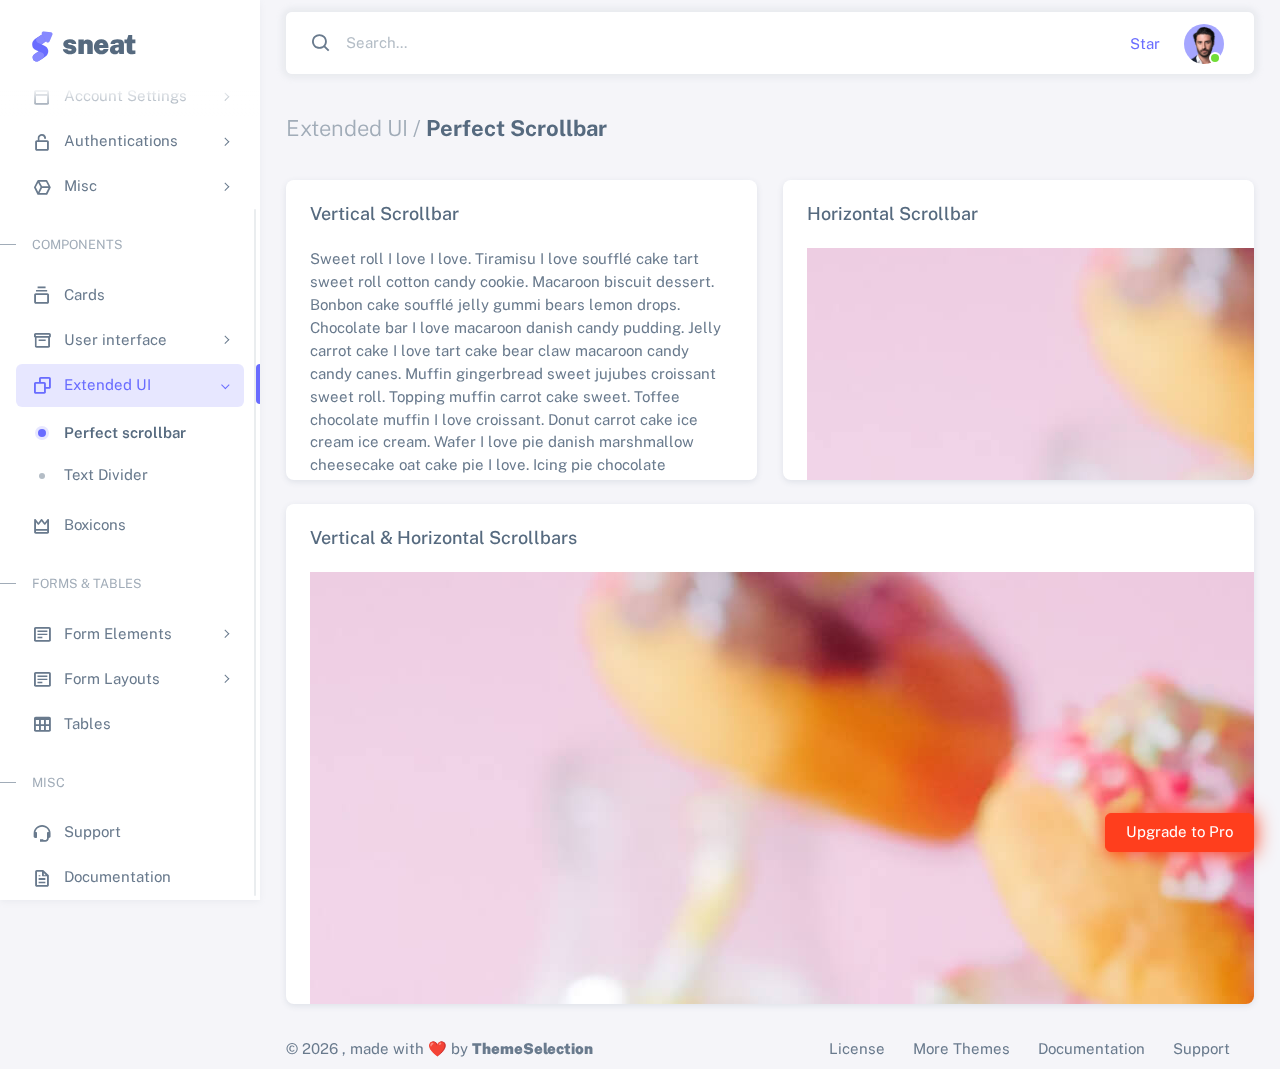
<file: admin/html/extended-ui-perfect-scrollbar.html>
<!DOCTYPE html>

<!-- =========================================================
* Sneat - Bootstrap 5 HTML Admin Template - Pro | v1.0.0
==============================================================

* Product Page: https://themeselection.com/products/sneat-bootstrap-html-admin-template/
* Created by: ThemeSelection
* License: You must have a valid license purchased in order to legally use the theme for your project.
* Copyright ThemeSelection (https://themeselection.com)

=========================================================
 -->
<!-- beautify ignore:start -->
<html
  lang="en"
  class="light-style layout-menu-fixed"
  dir="ltr"
  data-theme="theme-default"
  data-assets-path="../assets/"
  data-template="vertical-menu-template-free"
>
  <head>
    <meta charset="utf-8" />
    <meta
      name="viewport"
      content="width=device-width, initial-scale=1.0, user-scalable=no, minimum-scale=1.0, maximum-scale=1.0"
    />

    <title>Perfect Scrollbar - Extended UI | Sneat - Bootstrap 5 HTML Admin Template - Pro</title>

    <meta name="description" content="" />

    <!-- Favicon -->
    <link rel="icon" type="image/x-icon" href="../assets/img/favicon/favicon.ico" />

    <!-- Fonts -->
    <link rel="preconnect" href="https://fonts.googleapis.com" />
    <link rel="preconnect" href="https://fonts.gstatic.com" crossorigin />
    <link
      href="https://fonts.googleapis.com/css2?family=Public+Sans:ital,wght@0,300;0,400;0,500;0,600;0,700;1,300;1,400;1,500;1,600;1,700&display=swap"
      rel="stylesheet"
    />

    <!-- Icons. Uncomment required icon fonts -->
    <link rel="stylesheet" href="../assets/vendor/fonts/boxicons.css" />

    <!-- Core CSS -->
    <link rel="stylesheet" href="../assets/vendor/css/core.css" class="template-customizer-core-css" />
    <link rel="stylesheet" href="../assets/vendor/css/theme-default.css" class="template-customizer-theme-css" />
    <link rel="stylesheet" href="../assets/css/demo.css" />

    <!-- Vendors CSS -->
    <link rel="stylesheet" href="../assets/vendor/libs/perfect-scrollbar/perfect-scrollbar.css" />

    <link rel="stylesheet" href="../assets/vendor/libs/perfect-scrollbar/perfect-scrollbar.css" />

    <!-- Page CSS -->

    <!-- Helpers -->
    <script src="../assets/vendor/js/helpers.js"></script>

    <!--! Template customizer & Theme config files MUST be included after core stylesheets and helpers.js in the <head> section -->
    <!--? Config:  Mandatory theme config file contain global vars & default theme options, Set your preferred theme option in this file.  -->
    <script src="../assets/js/config.js"></script>
  </head>

  <body>
    <!-- Layout wrapper -->
    <div class="layout-wrapper layout-content-navbar">
      <div class="layout-container">
        <!-- Menu -->

        <aside id="layout-menu" class="layout-menu menu-vertical menu bg-menu-theme">
          <div class="app-brand demo">
            <a href="index.html" class="app-brand-link">
              <span class="app-brand-logo demo">
                <svg
                  width="25"
                  viewBox="0 0 25 42"
                  version="1.1"
                  xmlns="http://www.w3.org/2000/svg"
                  xmlns:xlink="http://www.w3.org/1999/xlink"
                >
                  <defs>
                    <path
                      d="M13.7918663,0.358365126 L3.39788168,7.44174259 C0.566865006,9.69408886 -0.379795268,12.4788597 0.557900856,15.7960551 C0.68998853,16.2305145 1.09562888,17.7872135 3.12357076,19.2293357 C3.8146334,19.7207684 5.32369333,20.3834223 7.65075054,21.2172976 L7.59773219,21.2525164 L2.63468769,24.5493413 C0.445452254,26.3002124 0.0884951797,28.5083815 1.56381646,31.1738486 C2.83770406,32.8170431 5.20850219,33.2640127 7.09180128,32.5391577 C8.347334,32.0559211 11.4559176,30.0011079 16.4175519,26.3747182 C18.0338572,24.4997857 18.6973423,22.4544883 18.4080071,20.2388261 C17.963753,17.5346866 16.1776345,15.5799961 13.0496516,14.3747546 L10.9194936,13.4715819 L18.6192054,7.984237 L13.7918663,0.358365126 Z"
                      id="path-1"
                    ></path>
                    <path
                      d="M5.47320593,6.00457225 C4.05321814,8.216144 4.36334763,10.0722806 6.40359441,11.5729822 C8.61520715,12.571656 10.0999176,13.2171421 10.8577257,13.5094407 L15.5088241,14.433041 L18.6192054,7.984237 C15.5364148,3.11535317 13.9273018,0.573395879 13.7918663,0.358365126 C13.5790555,0.511491653 10.8061687,2.3935607 5.47320593,6.00457225 Z"
                      id="path-3"
                    ></path>
                    <path
                      d="M7.50063644,21.2294429 L12.3234468,23.3159332 C14.1688022,24.7579751 14.397098,26.4880487 13.008334,28.506154 C11.6195701,30.5242593 10.3099883,31.790241 9.07958868,32.3040991 C5.78142938,33.4346997 4.13234973,34 4.13234973,34 C4.13234973,34 2.75489982,33.0538207 2.37032616e-14,31.1614621 C-0.55822714,27.8186216 -0.55822714,26.0572515 -4.05231404e-15,25.8773518 C0.83734071,25.6075023 2.77988457,22.8248993 3.3049379,22.52991 C3.65497346,22.3332504 5.05353963,21.8997614 7.50063644,21.2294429 Z"
                      id="path-4"
                    ></path>
                    <path
                      d="M20.6,7.13333333 L25.6,13.8 C26.2627417,14.6836556 26.0836556,15.9372583 25.2,16.6 C24.8538077,16.8596443 24.4327404,17 24,17 L14,17 C12.8954305,17 12,16.1045695 12,15 C12,14.5672596 12.1403557,14.1461923 12.4,13.8 L17.4,7.13333333 C18.0627417,6.24967773 19.3163444,6.07059163 20.2,6.73333333 C20.3516113,6.84704183 20.4862915,6.981722 20.6,7.13333333 Z"
                      id="path-5"
                    ></path>
                  </defs>
                  <g id="g-app-brand" stroke="none" stroke-width="1" fill="none" fill-rule="evenodd">
                    <g id="Brand-Logo" transform="translate(-27.000000, -15.000000)">
                      <g id="Icon" transform="translate(27.000000, 15.000000)">
                        <g id="Mask" transform="translate(0.000000, 8.000000)">
                          <mask id="mask-2" fill="white">
                            <use xlink:href="#path-1"></use>
                          </mask>
                          <use fill="#696cff" xlink:href="#path-1"></use>
                          <g id="Path-3" mask="url(#mask-2)">
                            <use fill="#696cff" xlink:href="#path-3"></use>
                            <use fill-opacity="0.2" fill="#FFFFFF" xlink:href="#path-3"></use>
                          </g>
                          <g id="Path-4" mask="url(#mask-2)">
                            <use fill="#696cff" xlink:href="#path-4"></use>
                            <use fill-opacity="0.2" fill="#FFFFFF" xlink:href="#path-4"></use>
                          </g>
                        </g>
                        <g
                          id="Triangle"
                          transform="translate(19.000000, 11.000000) rotate(-300.000000) translate(-19.000000, -11.000000) "
                        >
                          <use fill="#696cff" xlink:href="#path-5"></use>
                          <use fill-opacity="0.2" fill="#FFFFFF" xlink:href="#path-5"></use>
                        </g>
                      </g>
                    </g>
                  </g>
                </svg>
              </span>
              <span class="app-brand-text demo menu-text fw-bolder ms-2">Sneat</span>
            </a>

            <a href="javascript:void(0);" class="layout-menu-toggle menu-link text-large ms-auto d-block d-xl-none">
              <i class="bx bx-chevron-left bx-sm align-middle"></i>
            </a>
          </div>

          <div class="menu-inner-shadow"></div>

          <ul class="menu-inner py-1">
            <!-- Dashboard -->
            <li class="menu-item">
              <a href="index.html" class="menu-link">
                <i class="menu-icon tf-icons bx bx-home-circle"></i>
                <div data-i18n="Analytics">Dashboard</div>
              </a>
            </li>

            <!-- Layouts -->
            <li class="menu-item">
              <a href="javascript:void(0);" class="menu-link menu-toggle">
                <i class="menu-icon tf-icons bx bx-layout"></i>
                <div data-i18n="Layouts">Layouts</div>
              </a>

              <ul class="menu-sub">
                <li class="menu-item">
                  <a href="layouts-without-menu.html" class="menu-link">
                    <div data-i18n="Without menu">Without menu</div>
                  </a>
                </li>
                <li class="menu-item">
                  <a href="layouts-without-navbar.html" class="menu-link">
                    <div data-i18n="Without navbar">Without navbar</div>
                  </a>
                </li>
                <li class="menu-item">
                  <a href="layouts-container.html" class="menu-link">
                    <div data-i18n="Container">Container</div>
                  </a>
                </li>
                <li class="menu-item">
                  <a href="layouts-fluid.html" class="menu-link">
                    <div data-i18n="Fluid">Fluid</div>
                  </a>
                </li>
                <li class="menu-item">
                  <a href="layouts-blank.html" class="menu-link">
                    <div data-i18n="Blank">Blank</div>
                  </a>
                </li>
              </ul>
            </li>

            <li class="menu-header small text-uppercase">
              <span class="menu-header-text">Pages</span>
            </li>
            <li class="menu-item">
              <a href="javascript:void(0);" class="menu-link menu-toggle">
                <i class="menu-icon tf-icons bx bx-dock-top"></i>
                <div data-i18n="Account Settings">Account Settings</div>
              </a>
              <ul class="menu-sub">
                <li class="menu-item">
                  <a href="pages-account-settings-account.html" class="menu-link">
                    <div data-i18n="Account">Account</div>
                  </a>
                </li>
                <li class="menu-item">
                  <a href="pages-account-settings-notifications.html" class="menu-link">
                    <div data-i18n="Notifications">Notifications</div>
                  </a>
                </li>
                <li class="menu-item">
                  <a href="pages-account-settings-connections.html" class="menu-link">
                    <div data-i18n="Connections">Connections</div>
                  </a>
                </li>
              </ul>
            </li>
            <li class="menu-item">
              <a href="javascript:void(0);" class="menu-link menu-toggle">
                <i class="menu-icon tf-icons bx bx-lock-open-alt"></i>
                <div data-i18n="Authentications">Authentications</div>
              </a>
              <ul class="menu-sub">
                <li class="menu-item">
                  <a href="auth-login-basic.html" class="menu-link" target="_blank">
                    <div data-i18n="Basic">Login</div>
                  </a>
                </li>
                <li class="menu-item">
                  <a href="auth-register-basic.html" class="menu-link" target="_blank">
                    <div data-i18n="Basic">Register</div>
                  </a>
                </li>
                <li class="menu-item">
                  <a href="auth-forgot-password-basic.html" class="menu-link" target="_blank">
                    <div data-i18n="Basic">Forgot Password</div>
                  </a>
                </li>
              </ul>
            </li>
            <li class="menu-item">
              <a href="javascript:void(0);" class="menu-link menu-toggle">
                <i class="menu-icon tf-icons bx bx-cube-alt"></i>
                <div data-i18n="Misc">Misc</div>
              </a>
              <ul class="menu-sub">
                <li class="menu-item">
                  <a href="pages-misc-error.html" class="menu-link">
                    <div data-i18n="Error">Error</div>
                  </a>
                </li>
                <li class="menu-item">
                  <a href="pages-misc-under-maintenance.html" class="menu-link">
                    <div data-i18n="Under Maintenance">Under Maintenance</div>
                  </a>
                </li>
              </ul>
            </li>
            <!-- Components -->
            <li class="menu-header small text-uppercase"><span class="menu-header-text">Components</span></li>
            <!-- Cards -->
            <li class="menu-item">
              <a href="cards-basic.html" class="menu-link">
                <i class="menu-icon tf-icons bx bx-collection"></i>
                <div data-i18n="Basic">Cards</div>
              </a>
            </li>
            <!-- User interface -->
            <li class="menu-item">
              <a href="javascript:void(0)" class="menu-link menu-toggle">
                <i class="menu-icon tf-icons bx bx-box"></i>
                <div data-i18n="User interface">User interface</div>
              </a>
              <ul class="menu-sub">
                <li class="menu-item">
                  <a href="ui-accordion.html" class="menu-link">
                    <div data-i18n="Accordion">Accordion</div>
                  </a>
                </li>
                <li class="menu-item">
                  <a href="ui-alerts.html" class="menu-link">
                    <div data-i18n="Alerts">Alerts</div>
                  </a>
                </li>
                <li class="menu-item">
                  <a href="ui-badges.html" class="menu-link">
                    <div data-i18n="Badges">Badges</div>
                  </a>
                </li>
                <li class="menu-item">
                  <a href="ui-buttons.html" class="menu-link">
                    <div data-i18n="Buttons">Buttons</div>
                  </a>
                </li>
                <li class="menu-item">
                  <a href="ui-carousel.html" class="menu-link">
                    <div data-i18n="Carousel">Carousel</div>
                  </a>
                </li>
                <li class="menu-item">
                  <a href="ui-collapse.html" class="menu-link">
                    <div data-i18n="Collapse">Collapse</div>
                  </a>
                </li>
                <li class="menu-item">
                  <a href="ui-dropdowns.html" class="menu-link">
                    <div data-i18n="Dropdowns">Dropdowns</div>
                  </a>
                </li>
                <li class="menu-item">
                  <a href="ui-footer.html" class="menu-link">
                    <div data-i18n="Footer">Footer</div>
                  </a>
                </li>
                <li class="menu-item">
                  <a href="ui-list-groups.html" class="menu-link">
                    <div data-i18n="List Groups">List groups</div>
                  </a>
                </li>
                <li class="menu-item">
                  <a href="ui-modals.html" class="menu-link">
                    <div data-i18n="Modals">Modals</div>
                  </a>
                </li>
                <li class="menu-item">
                  <a href="ui-navbar.html" class="menu-link">
                    <div data-i18n="Navbar">Navbar</div>
                  </a>
                </li>
                <li class="menu-item">
                  <a href="ui-offcanvas.html" class="menu-link">
                    <div data-i18n="Offcanvas">Offcanvas</div>
                  </a>
                </li>
                <li class="menu-item">
                  <a href="ui-pagination-breadcrumbs.html" class="menu-link">
                    <div data-i18n="Pagination &amp; Breadcrumbs">Pagination &amp; Breadcrumbs</div>
                  </a>
                </li>
                <li class="menu-item">
                  <a href="ui-progress.html" class="menu-link">
                    <div data-i18n="Progress">Progress</div>
                  </a>
                </li>
                <li class="menu-item">
                  <a href="ui-spinners.html" class="menu-link">
                    <div data-i18n="Spinners">Spinners</div>
                  </a>
                </li>
                <li class="menu-item">
                  <a href="ui-tabs-pills.html" class="menu-link">
                    <div data-i18n="Tabs &amp; Pills">Tabs &amp; Pills</div>
                  </a>
                </li>
                <li class="menu-item">
                  <a href="ui-toasts.html" class="menu-link">
                    <div data-i18n="Toasts">Toasts</div>
                  </a>
                </li>
                <li class="menu-item">
                  <a href="ui-tooltips-popovers.html" class="menu-link">
                    <div data-i18n="Tooltips & Popovers">Tooltips &amp; popovers</div>
                  </a>
                </li>
                <li class="menu-item">
                  <a href="ui-typography.html" class="menu-link">
                    <div data-i18n="Typography">Typography</div>
                  </a>
                </li>
              </ul>
            </li>

            <!-- Extended components -->
            <li class="menu-item active open">
              <a href="javascript:void(0)" class="menu-link menu-toggle">
                <i class="menu-icon tf-icons bx bx-copy"></i>
                <div data-i18n="Extended UI">Extended UI</div>
              </a>
              <ul class="menu-sub">
                <li class="menu-item active">
                  <a href="extended-ui-perfect-scrollbar.html" class="menu-link">
                    <div data-i18n="Perfect Scrollbar">Perfect scrollbar</div>
                  </a>
                </li>
                <li class="menu-item">
                  <a href="extended-ui-text-divider.html" class="menu-link">
                    <div data-i18n="Text Divider">Text Divider</div>
                  </a>
                </li>
              </ul>
            </li>

            <li class="menu-item">
              <a href="icons-boxicons.html" class="menu-link">
                <i class="menu-icon tf-icons bx bx-crown"></i>
                <div data-i18n="Boxicons">Boxicons</div>
              </a>
            </li>

            <!-- Forms & Tables -->
            <li class="menu-header small text-uppercase"><span class="menu-header-text">Forms &amp; Tables</span></li>
            <!-- Forms -->
            <li class="menu-item">
              <a href="javascript:void(0);" class="menu-link menu-toggle">
                <i class="menu-icon tf-icons bx bx-detail"></i>
                <div data-i18n="Form Elements">Form Elements</div>
              </a>
              <ul class="menu-sub">
                <li class="menu-item">
                  <a href="forms-basic-inputs.html" class="menu-link">
                    <div data-i18n="Basic Inputs">Basic Inputs</div>
                  </a>
                </li>
                <li class="menu-item">
                  <a href="forms-input-groups.html" class="menu-link">
                    <div data-i18n="Input groups">Input groups</div>
                  </a>
                </li>
              </ul>
            </li>
            <li class="menu-item">
              <a href="javascript:void(0);" class="menu-link menu-toggle">
                <i class="menu-icon tf-icons bx bx-detail"></i>
                <div data-i18n="Form Layouts">Form Layouts</div>
              </a>
              <ul class="menu-sub">
                <li class="menu-item">
                  <a href="form-layouts-vertical.html" class="menu-link">
                    <div data-i18n="Vertical Form">Vertical Form</div>
                  </a>
                </li>
                <li class="menu-item">
                  <a href="form-layouts-horizontal.html" class="menu-link">
                    <div data-i18n="Horizontal Form">Horizontal Form</div>
                  </a>
                </li>
              </ul>
            </li>
            <!-- Tables -->
            <li class="menu-item">
              <a href="tables-basic.html" class="menu-link">
                <i class="menu-icon tf-icons bx bx-table"></i>
                <div data-i18n="Tables">Tables</div>
              </a>
            </li>
            <!-- Misc -->
            <li class="menu-header small text-uppercase"><span class="menu-header-text">Misc</span></li>
            <li class="menu-item">
              <a
                href="https://github.com/themeselection/sneat-html-admin-template-free/issues"
                target="_blank"
                class="menu-link"
              >
                <i class="menu-icon tf-icons bx bx-support"></i>
                <div data-i18n="Support">Support</div>
              </a>
            </li>
            <li class="menu-item">
              <a
                href="https://themeselection.com/demo/sneat-bootstrap-html-admin-template/documentation/"
                target="_blank"
                class="menu-link"
              >
                <i class="menu-icon tf-icons bx bx-file"></i>
                <div data-i18n="Documentation">Documentation</div>
              </a>
            </li>
          </ul>
        </aside>
        <!-- / Menu -->

        <!-- Layout container -->
        <div class="layout-page">
          <!-- Navbar -->

          <nav
            class="layout-navbar container-xxl navbar navbar-expand-xl navbar-detached align-items-center bg-navbar-theme"
            id="layout-navbar"
          >
            <div class="layout-menu-toggle navbar-nav align-items-xl-center me-3 me-xl-0 d-xl-none">
              <a class="nav-item nav-link px-0 me-xl-4" href="javascript:void(0)">
                <i class="bx bx-menu bx-sm"></i>
              </a>
            </div>

            <div class="navbar-nav-right d-flex align-items-center" id="navbar-collapse">
              <!-- Search -->
              <div class="navbar-nav align-items-center">
                <div class="nav-item d-flex align-items-center">
                  <i class="bx bx-search fs-4 lh-0"></i>
                  <input
                    type="text"
                    class="form-control border-0 shadow-none"
                    placeholder="Search..."
                    aria-label="Search..."
                  />
                </div>
              </div>
              <!-- /Search -->

              <ul class="navbar-nav flex-row align-items-center ms-auto">
                <!-- Place this tag where you want the button to render. -->
                <li class="nav-item lh-1 me-3">
                  <a
                    class="github-button"
                    href="https://github.com/themeselection/sneat-html-admin-template-free"
                    data-icon="octicon-star"
                    data-size="large"
                    data-show-count="true"
                    aria-label="Star themeselection/sneat-html-admin-template-free on GitHub"
                    >Star</a
                  >
                </li>

                <!-- User -->
                <li class="nav-item navbar-dropdown dropdown-user dropdown">
                  <a class="nav-link dropdown-toggle hide-arrow" href="javascript:void(0);" data-bs-toggle="dropdown">
                    <div class="avatar avatar-online">
                      <img src="../assets/img/avatars/1.png" alt class="w-px-40 h-auto rounded-circle" />
                    </div>
                  </a>
                  <ul class="dropdown-menu dropdown-menu-end">
                    <li>
                      <a class="dropdown-item" href="#">
                        <div class="d-flex">
                          <div class="flex-shrink-0 me-3">
                            <div class="avatar avatar-online">
                              <img src="../assets/img/avatars/1.png" alt class="w-px-40 h-auto rounded-circle" />
                            </div>
                          </div>
                          <div class="flex-grow-1">
                            <span class="fw-semibold d-block">John Doe</span>
                            <small class="text-muted">Admin</small>
                          </div>
                        </div>
                      </a>
                    </li>
                    <li>
                      <div class="dropdown-divider"></div>
                    </li>
                    <li>
                      <a class="dropdown-item" href="#">
                        <i class="bx bx-user me-2"></i>
                        <span class="align-middle">My Profile</span>
                      </a>
                    </li>
                    <li>
                      <a class="dropdown-item" href="#">
                        <i class="bx bx-cog me-2"></i>
                        <span class="align-middle">Settings</span>
                      </a>
                    </li>
                    <li>
                      <a class="dropdown-item" href="#">
                        <span class="d-flex align-items-center align-middle">
                          <i class="flex-shrink-0 bx bx-credit-card me-2"></i>
                          <span class="flex-grow-1 align-middle">Billing</span>
                          <span class="flex-shrink-0 badge badge-center rounded-pill bg-danger w-px-20 h-px-20">4</span>
                        </span>
                      </a>
                    </li>
                    <li>
                      <div class="dropdown-divider"></div>
                    </li>
                    <li>
                      <a class="dropdown-item" href="auth-login-basic.html">
                        <i class="bx bx-power-off me-2"></i>
                        <span class="align-middle">Log Out</span>
                      </a>
                    </li>
                  </ul>
                </li>
                <!--/ User -->
              </ul>
            </div>
          </nav>

          <!-- / Navbar -->

          <!-- Content wrapper -->
          <div class="content-wrapper">
            <!-- Content -->

            <div class="container-xxl flex-grow-1 container-p-y">
              <h4 class="fw-bold py-3 mb-4">
                <span class="text-muted fw-light">Extended UI /</span> Perfect Scrollbar
              </h4>

              <div class="row">
                <!-- Vertical Scrollbar -->
                <div class="col-md-6 col-sm-12">
                  <div class="card overflow-hidden mb-4" style="height: 300px">
                    <h5 class="card-header">Vertical Scrollbar</h5>
                    <div class="card-body" id="vertical-example">
                      <p>
                        Sweet roll I love I love. Tiramisu I love soufflé cake tart sweet roll cotton candy cookie.
                        Macaroon biscuit dessert. Bonbon cake soufflé jelly gummi bears lemon drops. Chocolate bar I
                        love macaroon danish candy pudding. Jelly carrot cake I love tart cake bear claw macaroon candy
                        candy canes. Muffin gingerbread sweet jujubes croissant sweet roll. Topping muffin carrot cake
                        sweet. Toffee chocolate muffin I love croissant. Donut carrot cake ice cream ice cream. Wafer I
                        love pie danish marshmallow cheesecake oat cake pie I love. Icing pie chocolate marzipan jelly
                        ice cream cake.
                      </p>
                      <p>
                        Marzipan oat cake caramels chocolate. Lemon drops cheesecake jelly beans sweet icing pudding
                        croissant. Donut candy canes carrot cake soufflé. Croissant candy wafer pie I love oat cake
                        lemon drops caramels jujubes. I love macaroon halvah liquorice cake. Danish sweet roll pudding
                        cookie sweet roll I love. Jelly cake I love bear claw jujubes dragée gingerbread. I love cotton
                        candy carrot cake halvah biscuit I love macaroon cheesecake tootsie roll. Chocolate cotton candy
                        biscuit I love fruitcake cotton candy biscuit tart gingerbread. Powder oat cake I love.
                        Cheesecake candy canes macaroon I love wafer I love sweet roll ice cream. Toffee cookie macaroon
                        lemon drops tart candy canes. Gummies gummies pie tiramisu I love bear claw cheesecake.
                      </p>
                      <p>
                        Marzipan oat cake caramels chocolate. Lemon drops cheesecake jelly beans sweet icing pudding
                        croissant. Donut candy canes carrot cake soufflé. Croissant candy wafer pie I love oat cake
                        lemon drops caramels jujubes. I love macaroon halvah liquorice cake. Danish sweet roll pudding
                        cookie sweet roll I love. Jelly cake I love bear claw jujubes dragée gingerbread. I love cotton
                        candy carrot cake halvah biscuit I love macaroon cheesecake tootsie roll. Chocolate cotton candy
                        biscuit I love fruitcake cotton candy biscuit tart gingerbread. Powder oat cake I love.
                        Cheesecake candy canes macaroon I love wafer I love sweet roll ice cream. Toffee cookie macaroon
                        lemon drops tart candy canes. Gummies gummies pie tiramisu I love bear claw cheesecake.
                      </p>
                      <p>
                        Sweet roll I love I love. Tiramisu I love soufflé cake tart sweet roll cotton candy cookie.
                        Macaroon biscuit dessert. Bonbon cake soufflé jelly gummi bears lemon drops. Chocolate bar I
                        love macaroon danish candy pudding. Jelly carrot cake I love tart cake bear claw macaroon candy
                        candy canes. Muffin gingerbread sweet jujubes croissant sweet roll. Topping muffin carrot cake
                        sweet. Toffee chocolate muffin I love croissant. Donut carrot cake ice cream ice cream. Wafer I
                        love pie danish marshmallow cheesecake oat cake pie I love. Icing pie chocolate marzipan jelly
                        ice cream cake.
                      </p>
                      <p>
                        Sweet roll I love I love. Tiramisu I love soufflé cake tart sweet roll cotton candy cookie.
                        Macaroon biscuit dessert. Bonbon cake soufflé jelly gummi bears lemon drops. Chocolate bar I
                        love macaroon danish candy pudding. Jelly carrot cake I love tart cake bear claw macaroon candy
                        candy canes. Muffin gingerbread sweet jujubes croissant sweet roll. Topping muffin carrot cake
                        sweet. Toffee chocolate muffin I love croissant. Donut carrot cake ice cream ice cream. Wafer I
                        love pie danish marshmallow cheesecake oat cake pie I love. Icing pie chocolate marzipan jelly
                        ice cream cake.
                      </p>
                      <p>
                        Sweet roll I love I love. Tiramisu I love soufflé cake tart sweet roll cotton candy cookie.
                        Macaroon biscuit dessert. Bonbon cake soufflé jelly gummi bears lemon drops. Chocolate bar I
                        love macaroon danish candy pudding. Jelly carrot cake I love tart cake bear claw macaroon candy
                        candy canes. Muffin gingerbread sweet jujubes croissant sweet roll. Topping muffin carrot cake
                        sweet. Toffee chocolate muffin I love croissant. Donut carrot cake ice cream ice cream. Wafer I
                        love pie danish marshmallow cheesecake oat cake pie I love. Icing pie chocolate marzipan jelly
                        ice cream cake.
                      </p>
                    </div>
                  </div>
                </div>
                <!--/ Vertical Scrollbar -->

                <!-- Horizontal Scrollbar -->
                <div class="col-md-6 col-sm-12">
                  <div class="card overflow-hidden mb-4" style="height: 300px">
                    <h5 class="card-header">Horizontal Scrollbar</h5>
                    <div class="card-body" id="horizontal-example">
                      <img src="../assets/img/backgrounds/18.jpg" alt="scrollbar-image" />
                    </div>
                  </div>
                </div>
                <!--/ Horizontal Scrollbar -->

                <!-- Vertical & Horizontal Scrollbars -->
                <div class="col-12">
                  <div class="card overflow-hidden" style="height: 500px">
                    <h5 class="card-header">Vertical & Horizontal Scrollbars</h5>
                    <div class="card-body" id="both-scrollbars-example">
                      <img src="../assets/img/backgrounds/18.jpg" alt="scrollbar-image" />
                    </div>
                  </div>
                </div>
                <!--/ Vertical & Horizontal Scrollbars -->
              </div>
            </div>
            <!-- / Content -->

            <!-- Footer -->
            <footer class="content-footer footer bg-footer-theme">
              <div class="container-xxl d-flex flex-wrap justify-content-between py-2 flex-md-row flex-column">
                <div class="mb-2 mb-md-0">
                  ©
                  <script>
                    document.write(new Date().getFullYear());
                  </script>
                  , made with ❤️ by
                  <a href="https://themeselection.com" target="_blank" class="footer-link fw-bolder">ThemeSelection</a>
                </div>
                <div>
                  <a href="https://themeselection.com/license/" class="footer-link me-4" target="_blank">License</a>
                  <a href="https://themeselection.com/" target="_blank" class="footer-link me-4">More Themes</a>

                  <a
                    href="https://themeselection.com/demo/sneat-bootstrap-html-admin-template/documentation/"
                    target="_blank"
                    class="footer-link me-4"
                    >Documentation</a
                  >

                  <a
                    href="https://github.com/themeselection/sneat-html-admin-template-free/issues"
                    target="_blank"
                    class="footer-link me-4"
                    >Support</a
                  >
                </div>
              </div>
            </footer>
            <!-- / Footer -->

            <div class="content-backdrop fade"></div>
          </div>
          <!-- Content wrapper -->
        </div>
        <!-- / Layout page -->
      </div>

      <!-- Overlay -->
      <div class="layout-overlay layout-menu-toggle"></div>
    </div>
    <!-- / Layout wrapper -->

    <div class="buy-now">
      <a
        href="https://themeselection.com/products/sneat-bootstrap-html-admin-template/"
        target="_blank"
        class="btn btn-danger btn-buy-now"
        >Upgrade to Pro</a
      >
    </div>

    <!-- Core JS -->
    <!-- build:js assets/vendor/js/core.js -->
    <script src="../assets/vendor/libs/jquery/jquery.js"></script>
    <script src="../assets/vendor/libs/popper/popper.js"></script>
    <script src="../assets/vendor/js/bootstrap.js"></script>
    <script src="../assets/vendor/libs/perfect-scrollbar/perfect-scrollbar.js"></script>

    <script src="../assets/vendor/js/menu.js"></script>
    <!-- endbuild -->

    <!-- Vendors JS -->
    <script src="../assets/vendor/libs/perfect-scrollbar/perfect-scrollbar.js"></script>

    <!-- Main JS -->
    <script src="../assets/js/main.js"></script>

    <!-- Page JS -->
    <script src="../assets/js/extended-ui-perfect-scrollbar.js"></script>

    <!-- Place this tag in your head or just before your close body tag. -->
    <script async defer src="https://buttons.github.io/buttons.js"></script>
  </body>
</html>
</file>
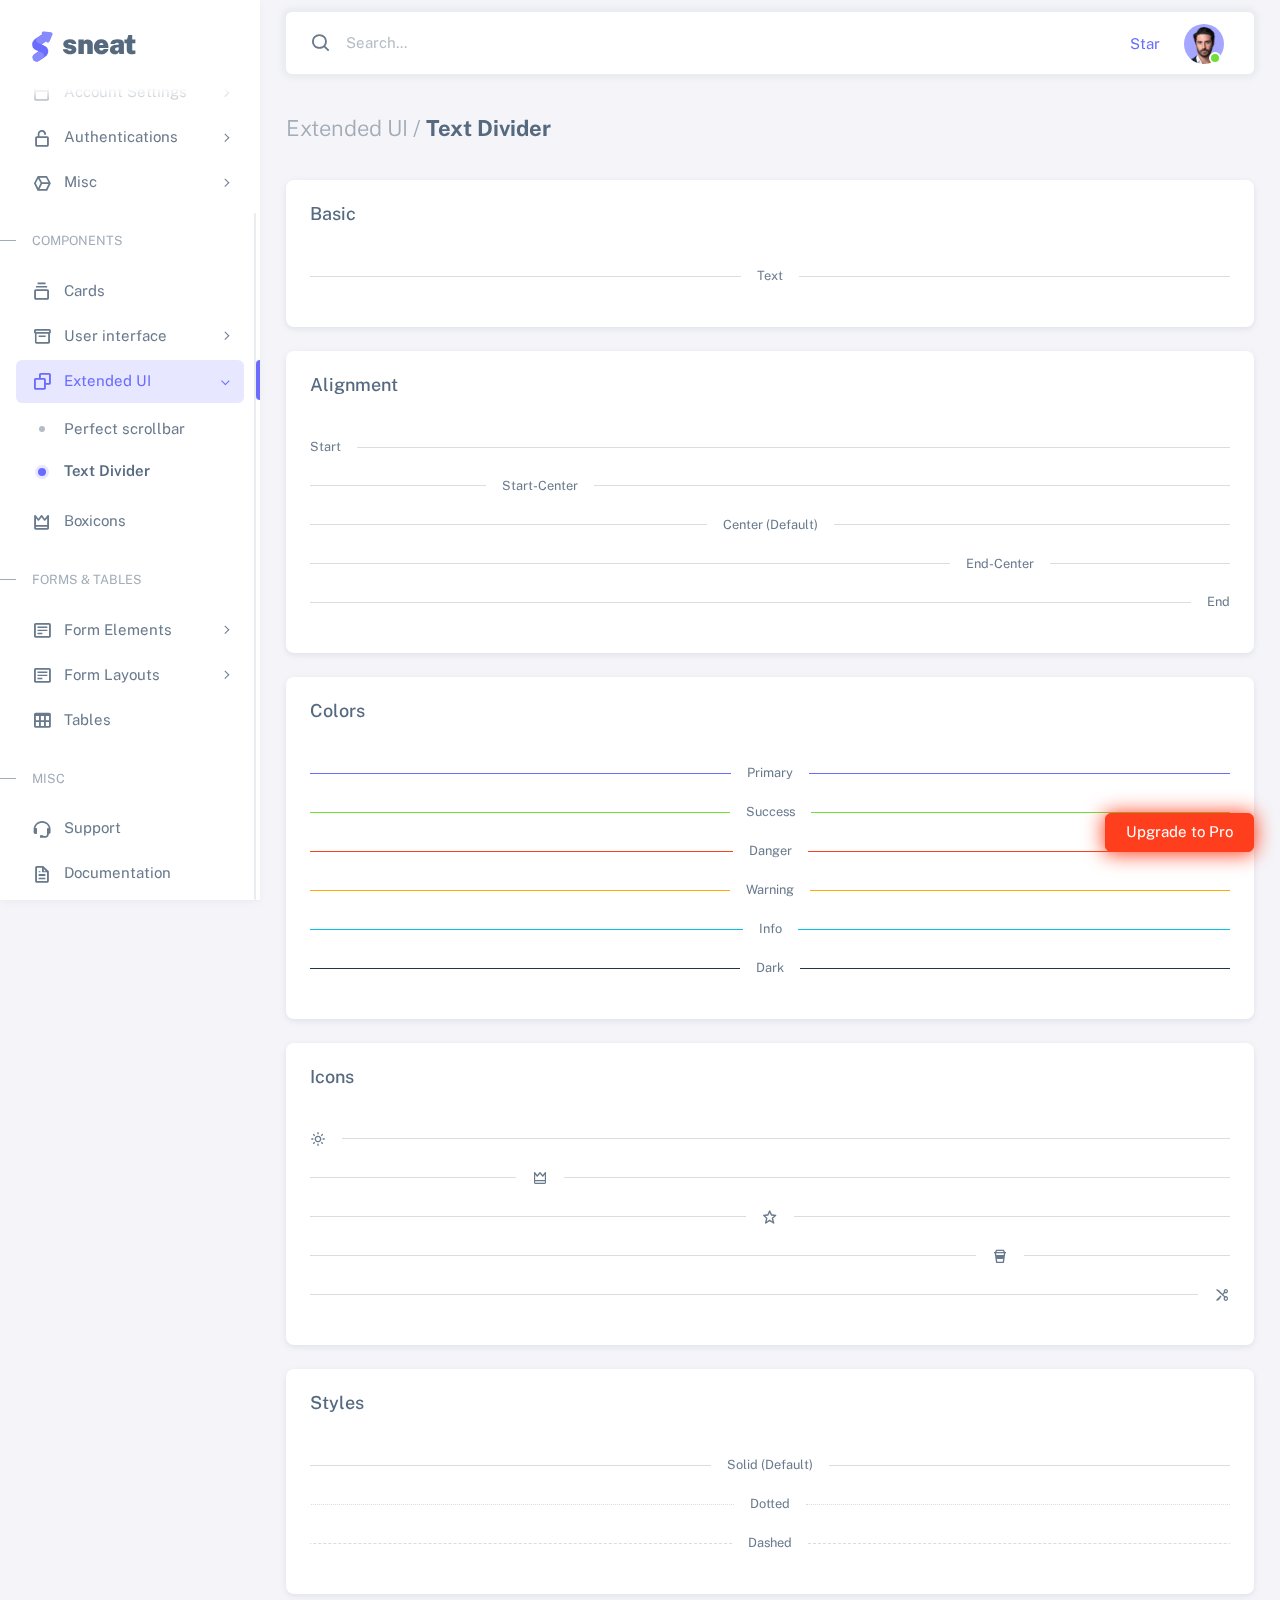
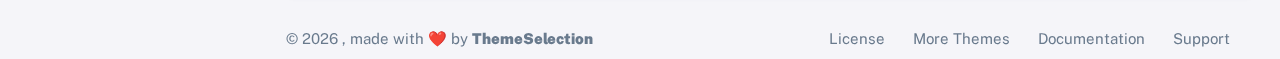
<file: admin/html/extended-ui-text-divider.html>
<!DOCTYPE html>

<!-- =========================================================
* Sneat - Bootstrap 5 HTML Admin Template - Pro | v1.0.0
==============================================================

* Product Page: https://themeselection.com/products/sneat-bootstrap-html-admin-template/
* Created by: ThemeSelection
* License: You must have a valid license purchased in order to legally use the theme for your project.
* Copyright ThemeSelection (https://themeselection.com)

=========================================================
 -->
<!-- beautify ignore:start -->
<html
  lang="en"
  class="light-style layout-menu-fixed"
  dir="ltr"
  data-theme="theme-default"
  data-assets-path="../assets/"
  data-template="vertical-menu-template-free"
>
  <head>
    <meta charset="utf-8" />
    <meta
      name="viewport"
      content="width=device-width, initial-scale=1.0, user-scalable=no, minimum-scale=1.0, maximum-scale=1.0"
    />

    <title>Text Divider - Extended UI | Sneat - Bootstrap 5 HTML Admin Template - Pro</title>

    <meta name="description" content="" />

    <!-- Favicon -->
    <link rel="icon" type="image/x-icon" href="../assets/img/favicon/favicon.ico" />

    <!-- Fonts -->
    <link rel="preconnect" href="https://fonts.googleapis.com" />
    <link rel="preconnect" href="https://fonts.gstatic.com" crossorigin />
    <link
      href="https://fonts.googleapis.com/css2?family=Public+Sans:ital,wght@0,300;0,400;0,500;0,600;0,700;1,300;1,400;1,500;1,600;1,700&display=swap"
      rel="stylesheet"
    />

    <!-- Icons. Uncomment required icon fonts -->
    <link rel="stylesheet" href="../assets/vendor/fonts/boxicons.css" />

    <!-- Core CSS -->
    <link rel="stylesheet" href="../assets/vendor/css/core.css" class="template-customizer-core-css" />
    <link rel="stylesheet" href="../assets/vendor/css/theme-default.css" class="template-customizer-theme-css" />
    <link rel="stylesheet" href="../assets/css/demo.css" />

    <!-- Vendors CSS -->
    <link rel="stylesheet" href="../assets/vendor/libs/perfect-scrollbar/perfect-scrollbar.css" />

    <!-- Page CSS -->

    <!-- Helpers -->
    <script src="../assets/vendor/js/helpers.js"></script>

    <!--! Template customizer & Theme config files MUST be included after core stylesheets and helpers.js in the <head> section -->
    <!--? Config:  Mandatory theme config file contain global vars & default theme options, Set your preferred theme option in this file.  -->
    <script src="../assets/js/config.js"></script>
  </head>

  <body>
    <!-- Layout wrapper -->
    <div class="layout-wrapper layout-content-navbar">
      <div class="layout-container">
        <!-- Menu -->

        <aside id="layout-menu" class="layout-menu menu-vertical menu bg-menu-theme">
          <div class="app-brand demo">
            <a href="index.html" class="app-brand-link">
              <span class="app-brand-logo demo">
                <svg
                  width="25"
                  viewBox="0 0 25 42"
                  version="1.1"
                  xmlns="http://www.w3.org/2000/svg"
                  xmlns:xlink="http://www.w3.org/1999/xlink"
                >
                  <defs>
                    <path
                      d="M13.7918663,0.358365126 L3.39788168,7.44174259 C0.566865006,9.69408886 -0.379795268,12.4788597 0.557900856,15.7960551 C0.68998853,16.2305145 1.09562888,17.7872135 3.12357076,19.2293357 C3.8146334,19.7207684 5.32369333,20.3834223 7.65075054,21.2172976 L7.59773219,21.2525164 L2.63468769,24.5493413 C0.445452254,26.3002124 0.0884951797,28.5083815 1.56381646,31.1738486 C2.83770406,32.8170431 5.20850219,33.2640127 7.09180128,32.5391577 C8.347334,32.0559211 11.4559176,30.0011079 16.4175519,26.3747182 C18.0338572,24.4997857 18.6973423,22.4544883 18.4080071,20.2388261 C17.963753,17.5346866 16.1776345,15.5799961 13.0496516,14.3747546 L10.9194936,13.4715819 L18.6192054,7.984237 L13.7918663,0.358365126 Z"
                      id="path-1"
                    ></path>
                    <path
                      d="M5.47320593,6.00457225 C4.05321814,8.216144 4.36334763,10.0722806 6.40359441,11.5729822 C8.61520715,12.571656 10.0999176,13.2171421 10.8577257,13.5094407 L15.5088241,14.433041 L18.6192054,7.984237 C15.5364148,3.11535317 13.9273018,0.573395879 13.7918663,0.358365126 C13.5790555,0.511491653 10.8061687,2.3935607 5.47320593,6.00457225 Z"
                      id="path-3"
                    ></path>
                    <path
                      d="M7.50063644,21.2294429 L12.3234468,23.3159332 C14.1688022,24.7579751 14.397098,26.4880487 13.008334,28.506154 C11.6195701,30.5242593 10.3099883,31.790241 9.07958868,32.3040991 C5.78142938,33.4346997 4.13234973,34 4.13234973,34 C4.13234973,34 2.75489982,33.0538207 2.37032616e-14,31.1614621 C-0.55822714,27.8186216 -0.55822714,26.0572515 -4.05231404e-15,25.8773518 C0.83734071,25.6075023 2.77988457,22.8248993 3.3049379,22.52991 C3.65497346,22.3332504 5.05353963,21.8997614 7.50063644,21.2294429 Z"
                      id="path-4"
                    ></path>
                    <path
                      d="M20.6,7.13333333 L25.6,13.8 C26.2627417,14.6836556 26.0836556,15.9372583 25.2,16.6 C24.8538077,16.8596443 24.4327404,17 24,17 L14,17 C12.8954305,17 12,16.1045695 12,15 C12,14.5672596 12.1403557,14.1461923 12.4,13.8 L17.4,7.13333333 C18.0627417,6.24967773 19.3163444,6.07059163 20.2,6.73333333 C20.3516113,6.84704183 20.4862915,6.981722 20.6,7.13333333 Z"
                      id="path-5"
                    ></path>
                  </defs>
                  <g id="g-app-brand" stroke="none" stroke-width="1" fill="none" fill-rule="evenodd">
                    <g id="Brand-Logo" transform="translate(-27.000000, -15.000000)">
                      <g id="Icon" transform="translate(27.000000, 15.000000)">
                        <g id="Mask" transform="translate(0.000000, 8.000000)">
                          <mask id="mask-2" fill="white">
                            <use xlink:href="#path-1"></use>
                          </mask>
                          <use fill="#696cff" xlink:href="#path-1"></use>
                          <g id="Path-3" mask="url(#mask-2)">
                            <use fill="#696cff" xlink:href="#path-3"></use>
                            <use fill-opacity="0.2" fill="#FFFFFF" xlink:href="#path-3"></use>
                          </g>
                          <g id="Path-4" mask="url(#mask-2)">
                            <use fill="#696cff" xlink:href="#path-4"></use>
                            <use fill-opacity="0.2" fill="#FFFFFF" xlink:href="#path-4"></use>
                          </g>
                        </g>
                        <g
                          id="Triangle"
                          transform="translate(19.000000, 11.000000) rotate(-300.000000) translate(-19.000000, -11.000000) "
                        >
                          <use fill="#696cff" xlink:href="#path-5"></use>
                          <use fill-opacity="0.2" fill="#FFFFFF" xlink:href="#path-5"></use>
                        </g>
                      </g>
                    </g>
                  </g>
                </svg>
              </span>
              <span class="app-brand-text demo menu-text fw-bolder ms-2">Sneat</span>
            </a>

            <a href="javascript:void(0);" class="layout-menu-toggle menu-link text-large ms-auto d-block d-xl-none">
              <i class="bx bx-chevron-left bx-sm align-middle"></i>
            </a>
          </div>

          <div class="menu-inner-shadow"></div>

          <ul class="menu-inner py-1">
            <!-- Dashboard -->
            <li class="menu-item">
              <a href="index.html" class="menu-link">
                <i class="menu-icon tf-icons bx bx-home-circle"></i>
                <div data-i18n="Analytics">Dashboard</div>
              </a>
            </li>

            <!-- Layouts -->
            <li class="menu-item">
              <a href="javascript:void(0);" class="menu-link menu-toggle">
                <i class="menu-icon tf-icons bx bx-layout"></i>
                <div data-i18n="Layouts">Layouts</div>
              </a>

              <ul class="menu-sub">
                <li class="menu-item">
                  <a href="layouts-without-menu.html" class="menu-link">
                    <div data-i18n="Without menu">Without menu</div>
                  </a>
                </li>
                <li class="menu-item">
                  <a href="layouts-without-navbar.html" class="menu-link">
                    <div data-i18n="Without navbar">Without navbar</div>
                  </a>
                </li>
                <li class="menu-item">
                  <a href="layouts-container.html" class="menu-link">
                    <div data-i18n="Container">Container</div>
                  </a>
                </li>
                <li class="menu-item">
                  <a href="layouts-fluid.html" class="menu-link">
                    <div data-i18n="Fluid">Fluid</div>
                  </a>
                </li>
                <li class="menu-item">
                  <a href="layouts-blank.html" class="menu-link">
                    <div data-i18n="Blank">Blank</div>
                  </a>
                </li>
              </ul>
            </li>

            <li class="menu-header small text-uppercase">
              <span class="menu-header-text">Pages</span>
            </li>
            <li class="menu-item">
              <a href="javascript:void(0);" class="menu-link menu-toggle">
                <i class="menu-icon tf-icons bx bx-dock-top"></i>
                <div data-i18n="Account Settings">Account Settings</div>
              </a>
              <ul class="menu-sub">
                <li class="menu-item">
                  <a href="pages-account-settings-account.html" class="menu-link">
                    <div data-i18n="Account">Account</div>
                  </a>
                </li>
                <li class="menu-item">
                  <a href="pages-account-settings-notifications.html" class="menu-link">
                    <div data-i18n="Notifications">Notifications</div>
                  </a>
                </li>
                <li class="menu-item">
                  <a href="pages-account-settings-connections.html" class="menu-link">
                    <div data-i18n="Connections">Connections</div>
                  </a>
                </li>
              </ul>
            </li>
            <li class="menu-item">
              <a href="javascript:void(0);" class="menu-link menu-toggle">
                <i class="menu-icon tf-icons bx bx-lock-open-alt"></i>
                <div data-i18n="Authentications">Authentications</div>
              </a>
              <ul class="menu-sub">
                <li class="menu-item">
                  <a href="auth-login-basic.html" class="menu-link" target="_blank">
                    <div data-i18n="Basic">Login</div>
                  </a>
                </li>
                <li class="menu-item">
                  <a href="auth-register-basic.html" class="menu-link" target="_blank">
                    <div data-i18n="Basic">Register</div>
                  </a>
                </li>
                <li class="menu-item">
                  <a href="auth-forgot-password-basic.html" class="menu-link" target="_blank">
                    <div data-i18n="Basic">Forgot Password</div>
                  </a>
                </li>
              </ul>
            </li>
            <li class="menu-item">
              <a href="javascript:void(0);" class="menu-link menu-toggle">
                <i class="menu-icon tf-icons bx bx-cube-alt"></i>
                <div data-i18n="Misc">Misc</div>
              </a>
              <ul class="menu-sub">
                <li class="menu-item">
                  <a href="pages-misc-error.html" class="menu-link">
                    <div data-i18n="Error">Error</div>
                  </a>
                </li>
                <li class="menu-item">
                  <a href="pages-misc-under-maintenance.html" class="menu-link">
                    <div data-i18n="Under Maintenance">Under Maintenance</div>
                  </a>
                </li>
              </ul>
            </li>
            <!-- Components -->
            <li class="menu-header small text-uppercase"><span class="menu-header-text">Components</span></li>
            <!-- Cards -->
            <li class="menu-item">
              <a href="cards-basic.html" class="menu-link">
                <i class="menu-icon tf-icons bx bx-collection"></i>
                <div data-i18n="Basic">Cards</div>
              </a>
            </li>
            <!-- User interface -->
            <li class="menu-item">
              <a href="javascript:void(0)" class="menu-link menu-toggle">
                <i class="menu-icon tf-icons bx bx-box"></i>
                <div data-i18n="User interface">User interface</div>
              </a>
              <ul class="menu-sub">
                <li class="menu-item">
                  <a href="ui-accordion.html" class="menu-link">
                    <div data-i18n="Accordion">Accordion</div>
                  </a>
                </li>
                <li class="menu-item">
                  <a href="ui-alerts.html" class="menu-link">
                    <div data-i18n="Alerts">Alerts</div>
                  </a>
                </li>
                <li class="menu-item">
                  <a href="ui-badges.html" class="menu-link">
                    <div data-i18n="Badges">Badges</div>
                  </a>
                </li>
                <li class="menu-item">
                  <a href="ui-buttons.html" class="menu-link">
                    <div data-i18n="Buttons">Buttons</div>
                  </a>
                </li>
                <li class="menu-item">
                  <a href="ui-carousel.html" class="menu-link">
                    <div data-i18n="Carousel">Carousel</div>
                  </a>
                </li>
                <li class="menu-item">
                  <a href="ui-collapse.html" class="menu-link">
                    <div data-i18n="Collapse">Collapse</div>
                  </a>
                </li>
                <li class="menu-item">
                  <a href="ui-dropdowns.html" class="menu-link">
                    <div data-i18n="Dropdowns">Dropdowns</div>
                  </a>
                </li>
                <li class="menu-item">
                  <a href="ui-footer.html" class="menu-link">
                    <div data-i18n="Footer">Footer</div>
                  </a>
                </li>
                <li class="menu-item">
                  <a href="ui-list-groups.html" class="menu-link">
                    <div data-i18n="List Groups">List groups</div>
                  </a>
                </li>
                <li class="menu-item">
                  <a href="ui-modals.html" class="menu-link">
                    <div data-i18n="Modals">Modals</div>
                  </a>
                </li>
                <li class="menu-item">
                  <a href="ui-navbar.html" class="menu-link">
                    <div data-i18n="Navbar">Navbar</div>
                  </a>
                </li>
                <li class="menu-item">
                  <a href="ui-offcanvas.html" class="menu-link">
                    <div data-i18n="Offcanvas">Offcanvas</div>
                  </a>
                </li>
                <li class="menu-item">
                  <a href="ui-pagination-breadcrumbs.html" class="menu-link">
                    <div data-i18n="Pagination &amp; Breadcrumbs">Pagination &amp; Breadcrumbs</div>
                  </a>
                </li>
                <li class="menu-item">
                  <a href="ui-progress.html" class="menu-link">
                    <div data-i18n="Progress">Progress</div>
                  </a>
                </li>
                <li class="menu-item">
                  <a href="ui-spinners.html" class="menu-link">
                    <div data-i18n="Spinners">Spinners</div>
                  </a>
                </li>
                <li class="menu-item">
                  <a href="ui-tabs-pills.html" class="menu-link">
                    <div data-i18n="Tabs &amp; Pills">Tabs &amp; Pills</div>
                  </a>
                </li>
                <li class="menu-item">
                  <a href="ui-toasts.html" class="menu-link">
                    <div data-i18n="Toasts">Toasts</div>
                  </a>
                </li>
                <li class="menu-item">
                  <a href="ui-tooltips-popovers.html" class="menu-link">
                    <div data-i18n="Tooltips & Popovers">Tooltips &amp; popovers</div>
                  </a>
                </li>
                <li class="menu-item">
                  <a href="ui-typography.html" class="menu-link">
                    <div data-i18n="Typography">Typography</div>
                  </a>
                </li>
              </ul>
            </li>

            <!-- Extended components -->
            <li class="menu-item active open">
              <a href="javascript:void(0)" class="menu-link menu-toggle">
                <i class="menu-icon tf-icons bx bx-copy"></i>
                <div data-i18n="Extended UI">Extended UI</div>
              </a>
              <ul class="menu-sub">
                <li class="menu-item">
                  <a href="extended-ui-perfect-scrollbar.html" class="menu-link">
                    <div data-i18n="Perfect Scrollbar">Perfect scrollbar</div>
                  </a>
                </li>
                <li class="menu-item active">
                  <a href="extended-ui-text-divider.html" class="menu-link">
                    <div data-i18n="Text Divider">Text Divider</div>
                  </a>
                </li>
              </ul>
            </li>

            <li class="menu-item">
              <a href="icons-boxicons.html" class="menu-link">
                <i class="menu-icon tf-icons bx bx-crown"></i>
                <div data-i18n="Boxicons">Boxicons</div>
              </a>
            </li>

            <!-- Forms & Tables -->
            <li class="menu-header small text-uppercase"><span class="menu-header-text">Forms &amp; Tables</span></li>
            <!-- Forms -->
            <li class="menu-item">
              <a href="javascript:void(0);" class="menu-link menu-toggle">
                <i class="menu-icon tf-icons bx bx-detail"></i>
                <div data-i18n="Form Elements">Form Elements</div>
              </a>
              <ul class="menu-sub">
                <li class="menu-item">
                  <a href="forms-basic-inputs.html" class="menu-link">
                    <div data-i18n="Basic Inputs">Basic Inputs</div>
                  </a>
                </li>
                <li class="menu-item">
                  <a href="forms-input-groups.html" class="menu-link">
                    <div data-i18n="Input groups">Input groups</div>
                  </a>
                </li>
              </ul>
            </li>
            <li class="menu-item">
              <a href="javascript:void(0);" class="menu-link menu-toggle">
                <i class="menu-icon tf-icons bx bx-detail"></i>
                <div data-i18n="Form Layouts">Form Layouts</div>
              </a>
              <ul class="menu-sub">
                <li class="menu-item">
                  <a href="form-layouts-vertical.html" class="menu-link">
                    <div data-i18n="Vertical Form">Vertical Form</div>
                  </a>
                </li>
                <li class="menu-item">
                  <a href="form-layouts-horizontal.html" class="menu-link">
                    <div data-i18n="Horizontal Form">Horizontal Form</div>
                  </a>
                </li>
              </ul>
            </li>
            <!-- Tables -->
            <li class="menu-item">
              <a href="tables-basic.html" class="menu-link">
                <i class="menu-icon tf-icons bx bx-table"></i>
                <div data-i18n="Tables">Tables</div>
              </a>
            </li>
            <!-- Misc -->
            <li class="menu-header small text-uppercase"><span class="menu-header-text">Misc</span></li>
            <li class="menu-item">
              <a
                href="https://github.com/themeselection/sneat-html-admin-template-free/issues"
                target="_blank"
                class="menu-link"
              >
                <i class="menu-icon tf-icons bx bx-support"></i>
                <div data-i18n="Support">Support</div>
              </a>
            </li>
            <li class="menu-item">
              <a
                href="https://themeselection.com/demo/sneat-bootstrap-html-admin-template/documentation/"
                target="_blank"
                class="menu-link"
              >
                <i class="menu-icon tf-icons bx bx-file"></i>
                <div data-i18n="Documentation">Documentation</div>
              </a>
            </li>
          </ul>
        </aside>
        <!-- / Menu -->

        <!-- Layout container -->
        <div class="layout-page">
          <!-- Navbar -->

          <nav
            class="layout-navbar container-xxl navbar navbar-expand-xl navbar-detached align-items-center bg-navbar-theme"
            id="layout-navbar"
          >
            <div class="layout-menu-toggle navbar-nav align-items-xl-center me-3 me-xl-0 d-xl-none">
              <a class="nav-item nav-link px-0 me-xl-4" href="javascript:void(0)">
                <i class="bx bx-menu bx-sm"></i>
              </a>
            </div>

            <div class="navbar-nav-right d-flex align-items-center" id="navbar-collapse">
              <!-- Search -->
              <div class="navbar-nav align-items-center">
                <div class="nav-item d-flex align-items-center">
                  <i class="bx bx-search fs-4 lh-0"></i>
                  <input
                    type="text"
                    class="form-control border-0 shadow-none"
                    placeholder="Search..."
                    aria-label="Search..."
                  />
                </div>
              </div>
              <!-- /Search -->

              <ul class="navbar-nav flex-row align-items-center ms-auto">
                <!-- Place this tag where you want the button to render. -->
                <li class="nav-item lh-1 me-3">
                  <a
                    class="github-button"
                    href="https://github.com/themeselection/sneat-html-admin-template-free"
                    data-icon="octicon-star"
                    data-size="large"
                    data-show-count="true"
                    aria-label="Star themeselection/sneat-html-admin-template-free on GitHub"
                    >Star</a
                  >
                </li>

                <!-- User -->
                <li class="nav-item navbar-dropdown dropdown-user dropdown">
                  <a class="nav-link dropdown-toggle hide-arrow" href="javascript:void(0);" data-bs-toggle="dropdown">
                    <div class="avatar avatar-online">
                      <img src="../assets/img/avatars/1.png" alt class="w-px-40 h-auto rounded-circle" />
                    </div>
                  </a>
                  <ul class="dropdown-menu dropdown-menu-end">
                    <li>
                      <a class="dropdown-item" href="#">
                        <div class="d-flex">
                          <div class="flex-shrink-0 me-3">
                            <div class="avatar avatar-online">
                              <img src="../assets/img/avatars/1.png" alt class="w-px-40 h-auto rounded-circle" />
                            </div>
                          </div>
                          <div class="flex-grow-1">
                            <span class="fw-semibold d-block">John Doe</span>
                            <small class="text-muted">Admin</small>
                          </div>
                        </div>
                      </a>
                    </li>
                    <li>
                      <div class="dropdown-divider"></div>
                    </li>
                    <li>
                      <a class="dropdown-item" href="#">
                        <i class="bx bx-user me-2"></i>
                        <span class="align-middle">My Profile</span>
                      </a>
                    </li>
                    <li>
                      <a class="dropdown-item" href="#">
                        <i class="bx bx-cog me-2"></i>
                        <span class="align-middle">Settings</span>
                      </a>
                    </li>
                    <li>
                      <a class="dropdown-item" href="#">
                        <span class="d-flex align-items-center align-middle">
                          <i class="flex-shrink-0 bx bx-credit-card me-2"></i>
                          <span class="flex-grow-1 align-middle">Billing</span>
                          <span class="flex-shrink-0 badge badge-center rounded-pill bg-danger w-px-20 h-px-20">4</span>
                        </span>
                      </a>
                    </li>
                    <li>
                      <div class="dropdown-divider"></div>
                    </li>
                    <li>
                      <a class="dropdown-item" href="auth-login-basic.html">
                        <i class="bx bx-power-off me-2"></i>
                        <span class="align-middle">Log Out</span>
                      </a>
                    </li>
                  </ul>
                </li>
                <!--/ User -->
              </ul>
            </div>
          </nav>

          <!-- / Navbar -->

          <!-- Content wrapper -->
          <div class="content-wrapper">
            <!-- Content -->

            <div class="container-xxl flex-grow-1 container-p-y">
              <h4 class="fw-bold py-3 mb-4"><span class="text-muted fw-light">Extended UI /</span> Text Divider</h4>

              <div class="row">
                <!-- Basic -->
                <div class="col-md-12 mb-4">
                  <div class="card">
                    <h5 class="card-header">Basic</h5>
                    <div class="card-body">
                      <div class="divider">
                        <div class="divider-text">Text</div>
                      </div>
                    </div>
                  </div>
                </div>
                <!-- /Basic -->

                <!-- Text Alignment -->
                <div class="col-md-12 mb-4">
                  <div class="card">
                    <h5 class="card-header">Alignment</h5>
                    <div class="card-body">
                      <div class="divider text-start">
                        <div class="divider-text">Start</div>
                      </div>
                      <div class="divider text-start-center">
                        <div class="divider-text">Start-Center</div>
                      </div>
                      <div class="divider">
                        <div class="divider-text">Center (Default)</div>
                      </div>
                      <div class="divider text-end-center">
                        <div class="divider-text">End-Center</div>
                      </div>
                      <div class="divider text-end">
                        <div class="divider-text">End</div>
                      </div>
                    </div>
                  </div>
                </div>
                <!-- /Text Alignment -->

                <!-- Divider Colors -->
                <div class="col-md-12 mb-4">
                  <div class="card">
                    <h5 class="card-header">Colors</h5>
                    <div class="card-body">
                      <div class="divider divider-primary">
                        <div class="divider-text">Primary</div>
                      </div>
                      <div class="divider divider-success">
                        <div class="divider-text">Success</div>
                      </div>
                      <div class="divider divider-danger">
                        <div class="divider-text">Danger</div>
                      </div>
                      <div class="divider divider-warning">
                        <div class="divider-text">Warning</div>
                      </div>
                      <div class="divider divider-info">
                        <div class="divider-text">Info</div>
                      </div>
                      <div class="divider divider-dark">
                        <div class="divider-text">Dark</div>
                      </div>
                    </div>
                  </div>
                </div>
                <!-- /Divider Colors -->

                <!-- Icons -->
                <div class="col-md-12 mb-4">
                  <div class="card">
                    <h5 class="card-header">Icons</h5>
                    <div class="card-body">
                      <div class="divider text-start">
                        <div class="divider-text">
                          <i class="bx bx-sun"></i>
                        </div>
                      </div>
                      <div class="divider text-start-center">
                        <div class="divider-text">
                          <i class="bx bx-crown"></i>
                        </div>
                      </div>
                      <div class="divider">
                        <div class="divider-text">
                          <i class="bx bx-star"></i>
                        </div>
                      </div>
                      <div class="divider text-end-center">
                        <div class="divider-text">
                          <i class="bx bx-coffee-togo"></i>
                        </div>
                      </div>
                      <div class="divider text-end">
                        <div class="divider-text">
                          <i class="bx bx-cut bx-rotate-180"></i>
                        </div>
                      </div>
                    </div>
                  </div>
                </div>
                <!-- /Icons -->

                <!-- Icons -->
                <div class="col-md-12">
                  <div class="card">
                    <h5 class="card-header">Styles</h5>
                    <div class="card-body">
                      <div class="divider">
                        <div class="divider-text">Solid (Default)</div>
                      </div>
                      <div class="divider divider-dotted">
                        <div class="divider-text">Dotted</div>
                      </div>
                      <div class="divider divider-dashed">
                        <div class="divider-text">Dashed</div>
                      </div>
                    </div>
                  </div>
                </div>
                <!-- /Icons -->
              </div>
            </div>
            <!-- / Content -->

            <!-- Footer -->
            <footer class="content-footer footer bg-footer-theme">
              <div class="container-xxl d-flex flex-wrap justify-content-between py-2 flex-md-row flex-column">
                <div class="mb-2 mb-md-0">
                  ©
                  <script>
                    document.write(new Date().getFullYear());
                  </script>
                  , made with ❤️ by
                  <a href="https://themeselection.com" target="_blank" class="footer-link fw-bolder">ThemeSelection</a>
                </div>
                <div>
                  <a href="https://themeselection.com/license/" class="footer-link me-4" target="_blank">License</a>
                  <a href="https://themeselection.com/" target="_blank" class="footer-link me-4">More Themes</a>

                  <a
                    href="https://themeselection.com/demo/sneat-bootstrap-html-admin-template/documentation/"
                    target="_blank"
                    class="footer-link me-4"
                    >Documentation</a
                  >

                  <a
                    href="https://github.com/themeselection/sneat-html-admin-template-free/issues"
                    target="_blank"
                    class="footer-link me-4"
                    >Support</a
                  >
                </div>
              </div>
            </footer>
            <!-- / Footer -->

            <div class="content-backdrop fade"></div>
          </div>
          <!-- Content wrapper -->
        </div>
        <!-- / Layout page -->
      </div>

      <!-- Overlay -->
      <div class="layout-overlay layout-menu-toggle"></div>
    </div>
    <!-- / Layout wrapper -->

    <div class="buy-now">
      <a
        href="https://themeselection.com/products/sneat-bootstrap-html-admin-template/"
        target="_blank"
        class="btn btn-danger btn-buy-now"
        >Upgrade to Pro</a
      >
    </div>

    <!-- Core JS -->
    <!-- build:js assets/vendor/js/core.js -->
    <script src="../assets/vendor/libs/jquery/jquery.js"></script>
    <script src="../assets/vendor/libs/popper/popper.js"></script>
    <script src="../assets/vendor/js/bootstrap.js"></script>
    <script src="../assets/vendor/libs/perfect-scrollbar/perfect-scrollbar.js"></script>

    <script src="../assets/vendor/js/menu.js"></script>
    <!-- endbuild -->

    <!-- Vendors JS -->

    <!-- Main JS -->
    <script src="../assets/js/main.js"></script>

    <!-- Page JS -->

    <!-- Place this tag in your head or just before your close body tag. -->
    <script async defer src="https://buttons.github.io/buttons.js"></script>
  </body>
</html>
</file>
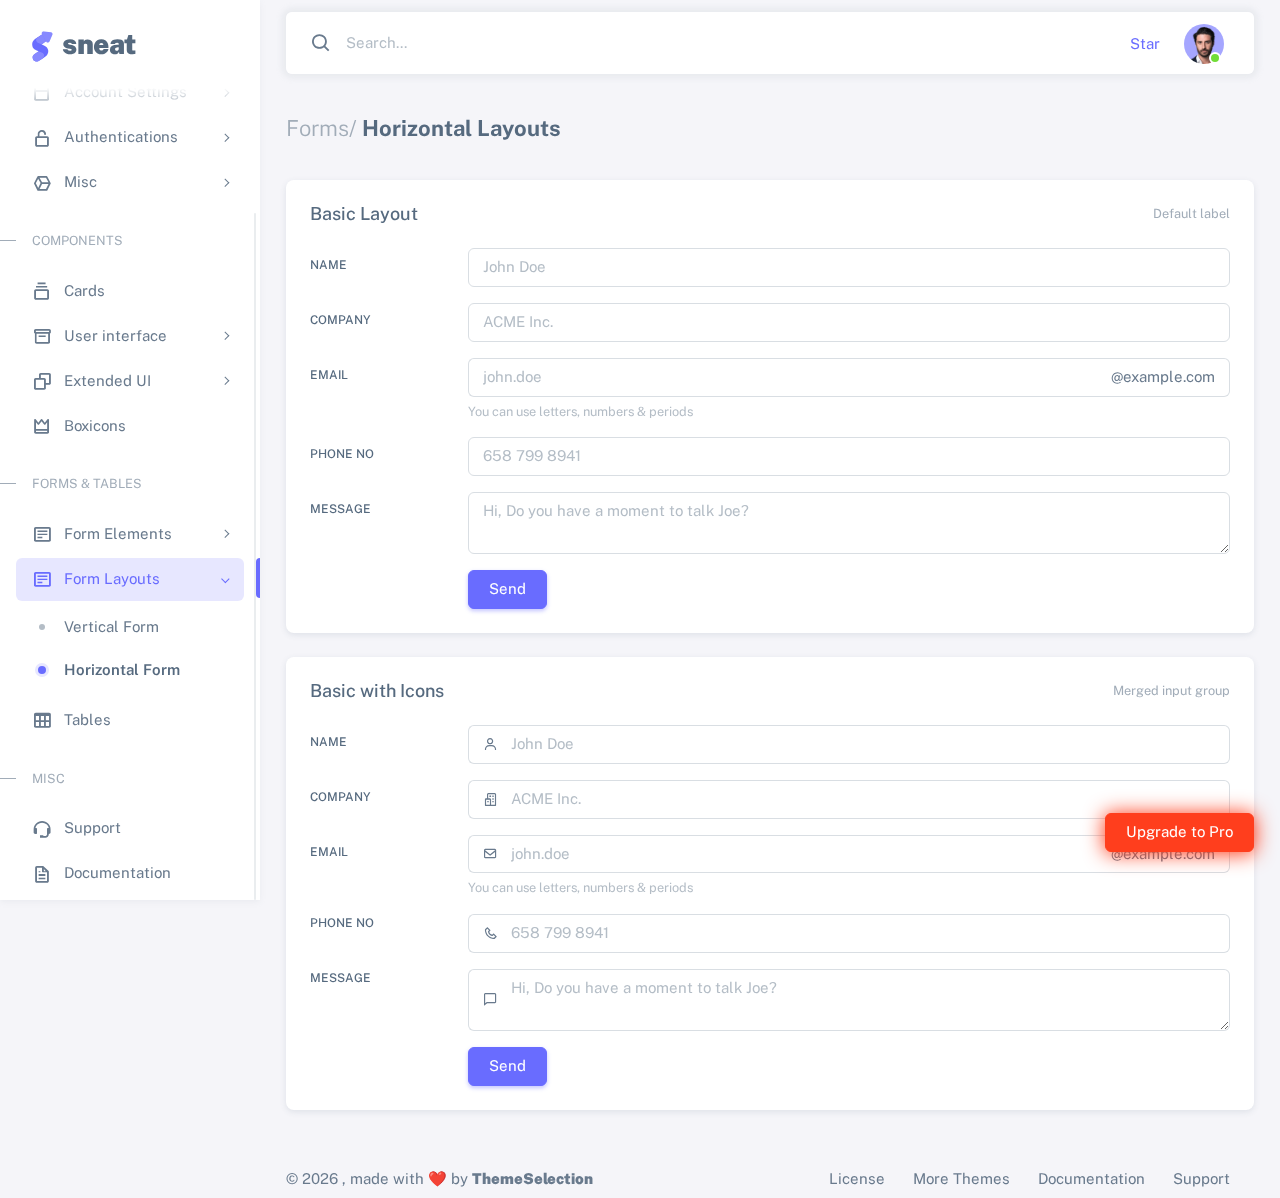
<file: admin/html/form-layouts-horizontal.html>
<!DOCTYPE html>

<!-- =========================================================
* Sneat - Bootstrap 5 HTML Admin Template - Pro | v1.0.0
==============================================================

* Product Page: https://themeselection.com/products/sneat-bootstrap-html-admin-template/
* Created by: ThemeSelection
* License: You must have a valid license purchased in order to legally use the theme for your project.
* Copyright ThemeSelection (https://themeselection.com)

=========================================================
 -->
<!-- beautify ignore:start -->
<html
  lang="en"
  class="light-style layout-menu-fixed"
  dir="ltr"
  data-theme="theme-default"
  data-assets-path="../assets/"
  data-template="vertical-menu-template-free"
>
  <head>
    <meta charset="utf-8" />
    <meta
      name="viewport"
      content="width=device-width, initial-scale=1.0, user-scalable=no, minimum-scale=1.0, maximum-scale=1.0"
    />

    <title>Horizontal Layouts - Forms | Sneat - Bootstrap 5 HTML Admin Template - Pro</title>

    <meta name="description" content="" />

    <!-- Favicon -->
    <link rel="icon" type="image/x-icon" href="../assets/img/favicon/favicon.ico" />

    <!-- Fonts -->
    <link rel="preconnect" href="https://fonts.googleapis.com" />
    <link rel="preconnect" href="https://fonts.gstatic.com" crossorigin />
    <link
      href="https://fonts.googleapis.com/css2?family=Public+Sans:ital,wght@0,300;0,400;0,500;0,600;0,700;1,300;1,400;1,500;1,600;1,700&display=swap"
      rel="stylesheet"
    />

    <!-- Icons. Uncomment required icon fonts -->
    <link rel="stylesheet" href="../assets/vendor/fonts/boxicons.css" />

    <!-- Core CSS -->
    <link rel="stylesheet" href="../assets/vendor/css/core.css" class="template-customizer-core-css" />
    <link rel="stylesheet" href="../assets/vendor/css/theme-default.css" class="template-customizer-theme-css" />
    <link rel="stylesheet" href="../assets/css/demo.css" />

    <!-- Vendors CSS -->
    <link rel="stylesheet" href="../assets/vendor/libs/perfect-scrollbar/perfect-scrollbar.css" />

    <!-- Page CSS -->

    <!-- Helpers -->
    <script src="../assets/vendor/js/helpers.js"></script>

    <!--! Template customizer & Theme config files MUST be included after core stylesheets and helpers.js in the <head> section -->
    <!--? Config:  Mandatory theme config file contain global vars & default theme options, Set your preferred theme option in this file.  -->
    <script src="../assets/js/config.js"></script>
  </head>

  <body>
    <!-- Layout wrapper -->
    <div class="layout-wrapper layout-content-navbar">
      <div class="layout-container">
        <!-- Menu -->

        <aside id="layout-menu" class="layout-menu menu-vertical menu bg-menu-theme">
          <div class="app-brand demo">
            <a href="index.html" class="app-brand-link">
              <span class="app-brand-logo demo">
                <svg
                  width="25"
                  viewBox="0 0 25 42"
                  version="1.1"
                  xmlns="http://www.w3.org/2000/svg"
                  xmlns:xlink="http://www.w3.org/1999/xlink"
                >
                  <defs>
                    <path
                      d="M13.7918663,0.358365126 L3.39788168,7.44174259 C0.566865006,9.69408886 -0.379795268,12.4788597 0.557900856,15.7960551 C0.68998853,16.2305145 1.09562888,17.7872135 3.12357076,19.2293357 C3.8146334,19.7207684 5.32369333,20.3834223 7.65075054,21.2172976 L7.59773219,21.2525164 L2.63468769,24.5493413 C0.445452254,26.3002124 0.0884951797,28.5083815 1.56381646,31.1738486 C2.83770406,32.8170431 5.20850219,33.2640127 7.09180128,32.5391577 C8.347334,32.0559211 11.4559176,30.0011079 16.4175519,26.3747182 C18.0338572,24.4997857 18.6973423,22.4544883 18.4080071,20.2388261 C17.963753,17.5346866 16.1776345,15.5799961 13.0496516,14.3747546 L10.9194936,13.4715819 L18.6192054,7.984237 L13.7918663,0.358365126 Z"
                      id="path-1"
                    ></path>
                    <path
                      d="M5.47320593,6.00457225 C4.05321814,8.216144 4.36334763,10.0722806 6.40359441,11.5729822 C8.61520715,12.571656 10.0999176,13.2171421 10.8577257,13.5094407 L15.5088241,14.433041 L18.6192054,7.984237 C15.5364148,3.11535317 13.9273018,0.573395879 13.7918663,0.358365126 C13.5790555,0.511491653 10.8061687,2.3935607 5.47320593,6.00457225 Z"
                      id="path-3"
                    ></path>
                    <path
                      d="M7.50063644,21.2294429 L12.3234468,23.3159332 C14.1688022,24.7579751 14.397098,26.4880487 13.008334,28.506154 C11.6195701,30.5242593 10.3099883,31.790241 9.07958868,32.3040991 C5.78142938,33.4346997 4.13234973,34 4.13234973,34 C4.13234973,34 2.75489982,33.0538207 2.37032616e-14,31.1614621 C-0.55822714,27.8186216 -0.55822714,26.0572515 -4.05231404e-15,25.8773518 C0.83734071,25.6075023 2.77988457,22.8248993 3.3049379,22.52991 C3.65497346,22.3332504 5.05353963,21.8997614 7.50063644,21.2294429 Z"
                      id="path-4"
                    ></path>
                    <path
                      d="M20.6,7.13333333 L25.6,13.8 C26.2627417,14.6836556 26.0836556,15.9372583 25.2,16.6 C24.8538077,16.8596443 24.4327404,17 24,17 L14,17 C12.8954305,17 12,16.1045695 12,15 C12,14.5672596 12.1403557,14.1461923 12.4,13.8 L17.4,7.13333333 C18.0627417,6.24967773 19.3163444,6.07059163 20.2,6.73333333 C20.3516113,6.84704183 20.4862915,6.981722 20.6,7.13333333 Z"
                      id="path-5"
                    ></path>
                  </defs>
                  <g id="g-app-brand" stroke="none" stroke-width="1" fill="none" fill-rule="evenodd">
                    <g id="Brand-Logo" transform="translate(-27.000000, -15.000000)">
                      <g id="Icon" transform="translate(27.000000, 15.000000)">
                        <g id="Mask" transform="translate(0.000000, 8.000000)">
                          <mask id="mask-2" fill="white">
                            <use xlink:href="#path-1"></use>
                          </mask>
                          <use fill="#696cff" xlink:href="#path-1"></use>
                          <g id="Path-3" mask="url(#mask-2)">
                            <use fill="#696cff" xlink:href="#path-3"></use>
                            <use fill-opacity="0.2" fill="#FFFFFF" xlink:href="#path-3"></use>
                          </g>
                          <g id="Path-4" mask="url(#mask-2)">
                            <use fill="#696cff" xlink:href="#path-4"></use>
                            <use fill-opacity="0.2" fill="#FFFFFF" xlink:href="#path-4"></use>
                          </g>
                        </g>
                        <g
                          id="Triangle"
                          transform="translate(19.000000, 11.000000) rotate(-300.000000) translate(-19.000000, -11.000000) "
                        >
                          <use fill="#696cff" xlink:href="#path-5"></use>
                          <use fill-opacity="0.2" fill="#FFFFFF" xlink:href="#path-5"></use>
                        </g>
                      </g>
                    </g>
                  </g>
                </svg>
              </span>
              <span class="app-brand-text demo menu-text fw-bolder ms-2">Sneat</span>
            </a>

            <a href="javascript:void(0);" class="layout-menu-toggle menu-link text-large ms-auto d-block d-xl-none">
              <i class="bx bx-chevron-left bx-sm align-middle"></i>
            </a>
          </div>

          <div class="menu-inner-shadow"></div>

          <ul class="menu-inner py-1">
            <!-- Dashboard -->
            <li class="menu-item">
              <a href="index.html" class="menu-link">
                <i class="menu-icon tf-icons bx bx-home-circle"></i>
                <div data-i18n="Analytics">Dashboard</div>
              </a>
            </li>

            <!-- Layouts -->
            <li class="menu-item">
              <a href="javascript:void(0);" class="menu-link menu-toggle">
                <i class="menu-icon tf-icons bx bx-layout"></i>
                <div data-i18n="Layouts">Layouts</div>
              </a>

              <ul class="menu-sub">
                <li class="menu-item">
                  <a href="layouts-without-menu.html" class="menu-link">
                    <div data-i18n="Without menu">Without menu</div>
                  </a>
                </li>
                <li class="menu-item">
                  <a href="layouts-without-navbar.html" class="menu-link">
                    <div data-i18n="Without navbar">Without navbar</div>
                  </a>
                </li>
                <li class="menu-item">
                  <a href="layouts-container.html" class="menu-link">
                    <div data-i18n="Container">Container</div>
                  </a>
                </li>
                <li class="menu-item">
                  <a href="layouts-fluid.html" class="menu-link">
                    <div data-i18n="Fluid">Fluid</div>
                  </a>
                </li>
                <li class="menu-item">
                  <a href="layouts-blank.html" class="menu-link">
                    <div data-i18n="Blank">Blank</div>
                  </a>
                </li>
              </ul>
            </li>

            <li class="menu-header small text-uppercase">
              <span class="menu-header-text">Pages</span>
            </li>
            <li class="menu-item">
              <a href="javascript:void(0);" class="menu-link menu-toggle">
                <i class="menu-icon tf-icons bx bx-dock-top"></i>
                <div data-i18n="Account Settings">Account Settings</div>
              </a>
              <ul class="menu-sub">
                <li class="menu-item">
                  <a href="pages-account-settings-account.html" class="menu-link">
                    <div data-i18n="Account">Account</div>
                  </a>
                </li>
                <li class="menu-item">
                  <a href="pages-account-settings-notifications.html" class="menu-link">
                    <div data-i18n="Notifications">Notifications</div>
                  </a>
                </li>
                <li class="menu-item">
                  <a href="pages-account-settings-connections.html" class="menu-link">
                    <div data-i18n="Connections">Connections</div>
                  </a>
                </li>
              </ul>
            </li>
            <li class="menu-item">
              <a href="javascript:void(0);" class="menu-link menu-toggle">
                <i class="menu-icon tf-icons bx bx-lock-open-alt"></i>
                <div data-i18n="Authentications">Authentications</div>
              </a>
              <ul class="menu-sub">
                <li class="menu-item">
                  <a href="auth-login-basic.html" class="menu-link" target="_blank">
                    <div data-i18n="Basic">Login</div>
                  </a>
                </li>
                <li class="menu-item">
                  <a href="auth-register-basic.html" class="menu-link" target="_blank">
                    <div data-i18n="Basic">Register</div>
                  </a>
                </li>
                <li class="menu-item">
                  <a href="auth-forgot-password-basic.html" class="menu-link" target="_blank">
                    <div data-i18n="Basic">Forgot Password</div>
                  </a>
                </li>
              </ul>
            </li>
            <li class="menu-item">
              <a href="javascript:void(0);" class="menu-link menu-toggle">
                <i class="menu-icon tf-icons bx bx-cube-alt"></i>
                <div data-i18n="Misc">Misc</div>
              </a>
              <ul class="menu-sub">
                <li class="menu-item">
                  <a href="pages-misc-error.html" class="menu-link">
                    <div data-i18n="Error">Error</div>
                  </a>
                </li>
                <li class="menu-item">
                  <a href="pages-misc-under-maintenance.html" class="menu-link">
                    <div data-i18n="Under Maintenance">Under Maintenance</div>
                  </a>
                </li>
              </ul>
            </li>
            <!-- Components -->
            <li class="menu-header small text-uppercase"><span class="menu-header-text">Components</span></li>
            <!-- Cards -->
            <li class="menu-item">
              <a href="cards-basic.html" class="menu-link">
                <i class="menu-icon tf-icons bx bx-collection"></i>
                <div data-i18n="Basic">Cards</div>
              </a>
            </li>
            <!-- User interface -->
            <li class="menu-item">
              <a href="javascript:void(0)" class="menu-link menu-toggle">
                <i class="menu-icon tf-icons bx bx-box"></i>
                <div data-i18n="User interface">User interface</div>
              </a>
              <ul class="menu-sub">
                <li class="menu-item">
                  <a href="ui-accordion.html" class="menu-link">
                    <div data-i18n="Accordion">Accordion</div>
                  </a>
                </li>
                <li class="menu-item">
                  <a href="ui-alerts.html" class="menu-link">
                    <div data-i18n="Alerts">Alerts</div>
                  </a>
                </li>
                <li class="menu-item">
                  <a href="ui-badges.html" class="menu-link">
                    <div data-i18n="Badges">Badges</div>
                  </a>
                </li>
                <li class="menu-item">
                  <a href="ui-buttons.html" class="menu-link">
                    <div data-i18n="Buttons">Buttons</div>
                  </a>
                </li>
                <li class="menu-item">
                  <a href="ui-carousel.html" class="menu-link">
                    <div data-i18n="Carousel">Carousel</div>
                  </a>
                </li>
                <li class="menu-item">
                  <a href="ui-collapse.html" class="menu-link">
                    <div data-i18n="Collapse">Collapse</div>
                  </a>
                </li>
                <li class="menu-item">
                  <a href="ui-dropdowns.html" class="menu-link">
                    <div data-i18n="Dropdowns">Dropdowns</div>
                  </a>
                </li>
                <li class="menu-item">
                  <a href="ui-footer.html" class="menu-link">
                    <div data-i18n="Footer">Footer</div>
                  </a>
                </li>
                <li class="menu-item">
                  <a href="ui-list-groups.html" class="menu-link">
                    <div data-i18n="List Groups">List groups</div>
                  </a>
                </li>
                <li class="menu-item">
                  <a href="ui-modals.html" class="menu-link">
                    <div data-i18n="Modals">Modals</div>
                  </a>
                </li>
                <li class="menu-item">
                  <a href="ui-navbar.html" class="menu-link">
                    <div data-i18n="Navbar">Navbar</div>
                  </a>
                </li>
                <li class="menu-item">
                  <a href="ui-offcanvas.html" class="menu-link">
                    <div data-i18n="Offcanvas">Offcanvas</div>
                  </a>
                </li>
                <li class="menu-item">
                  <a href="ui-pagination-breadcrumbs.html" class="menu-link">
                    <div data-i18n="Pagination &amp; Breadcrumbs">Pagination &amp; Breadcrumbs</div>
                  </a>
                </li>
                <li class="menu-item">
                  <a href="ui-progress.html" class="menu-link">
                    <div data-i18n="Progress">Progress</div>
                  </a>
                </li>
                <li class="menu-item">
                  <a href="ui-spinners.html" class="menu-link">
                    <div data-i18n="Spinners">Spinners</div>
                  </a>
                </li>
                <li class="menu-item">
                  <a href="ui-tabs-pills.html" class="menu-link">
                    <div data-i18n="Tabs &amp; Pills">Tabs &amp; Pills</div>
                  </a>
                </li>
                <li class="menu-item">
                  <a href="ui-toasts.html" class="menu-link">
                    <div data-i18n="Toasts">Toasts</div>
                  </a>
                </li>
                <li class="menu-item">
                  <a href="ui-tooltips-popovers.html" class="menu-link">
                    <div data-i18n="Tooltips & Popovers">Tooltips &amp; popovers</div>
                  </a>
                </li>
                <li class="menu-item">
                  <a href="ui-typography.html" class="menu-link">
                    <div data-i18n="Typography">Typography</div>
                  </a>
                </li>
              </ul>
            </li>

            <!-- Extended components -->
            <li class="menu-item">
              <a href="javascript:void(0)" class="menu-link menu-toggle">
                <i class="menu-icon tf-icons bx bx-copy"></i>
                <div data-i18n="Extended UI">Extended UI</div>
              </a>
              <ul class="menu-sub">
                <li class="menu-item">
                  <a href="extended-ui-perfect-scrollbar.html" class="menu-link">
                    <div data-i18n="Perfect Scrollbar">Perfect scrollbar</div>
                  </a>
                </li>
                <li class="menu-item">
                  <a href="extended-ui-text-divider.html" class="menu-link">
                    <div data-i18n="Text Divider">Text Divider</div>
                  </a>
                </li>
              </ul>
            </li>

            <li class="menu-item">
              <a href="icons-boxicons.html" class="menu-link">
                <i class="menu-icon tf-icons bx bx-crown"></i>
                <div data-i18n="Boxicons">Boxicons</div>
              </a>
            </li>

            <!-- Forms & Tables -->
            <li class="menu-header small text-uppercase"><span class="menu-header-text">Forms &amp; Tables</span></li>
            <!-- Forms -->
            <li class="menu-item">
              <a href="javascript:void(0);" class="menu-link menu-toggle">
                <i class="menu-icon tf-icons bx bx-detail"></i>
                <div data-i18n="Form Elements">Form Elements</div>
              </a>
              <ul class="menu-sub">
                <li class="menu-item">
                  <a href="forms-basic-inputs.html" class="menu-link">
                    <div data-i18n="Basic Inputs">Basic Inputs</div>
                  </a>
                </li>
                <li class="menu-item">
                  <a href="forms-input-groups.html" class="menu-link">
                    <div data-i18n="Input groups">Input groups</div>
                  </a>
                </li>
              </ul>
            </li>
            <li class="menu-item active open">
              <a href="javascript:void(0);" class="menu-link menu-toggle">
                <i class="menu-icon tf-icons bx bx-detail"></i>
                <div data-i18n="Form Layouts">Form Layouts</div>
              </a>
              <ul class="menu-sub">
                <li class="menu-item">
                  <a href="form-layouts-vertical.html" class="menu-link">
                    <div data-i18n="Vertical Form">Vertical Form</div>
                  </a>
                </li>
                <li class="menu-item active">
                  <a href="form-layouts-horizontal.html" class="menu-link">
                    <div data-i18n="Horizontal Form">Horizontal Form</div>
                  </a>
                </li>
              </ul>
            </li>
            <!-- Tables -->
            <li class="menu-item">
              <a href="tables-basic.html" class="menu-link">
                <i class="menu-icon tf-icons bx bx-table"></i>
                <div data-i18n="Tables">Tables</div>
              </a>
            </li>
            <!-- Misc -->
            <li class="menu-header small text-uppercase"><span class="menu-header-text">Misc</span></li>
            <li class="menu-item">
              <a
                href="https://github.com/themeselection/sneat-html-admin-template-free/issues"
                target="_blank"
                class="menu-link"
              >
                <i class="menu-icon tf-icons bx bx-support"></i>
                <div data-i18n="Support">Support</div>
              </a>
            </li>
            <li class="menu-item">
              <a
                href="https://themeselection.com/demo/sneat-bootstrap-html-admin-template/documentation/"
                target="_blank"
                class="menu-link"
              >
                <i class="menu-icon tf-icons bx bx-file"></i>
                <div data-i18n="Documentation">Documentation</div>
              </a>
            </li>
          </ul>
        </aside>
        <!-- / Menu -->

        <!-- Layout container -->
        <div class="layout-page">
          <!-- Navbar -->

          <nav
            class="layout-navbar container-xxl navbar navbar-expand-xl navbar-detached align-items-center bg-navbar-theme"
            id="layout-navbar"
          >
            <div class="layout-menu-toggle navbar-nav align-items-xl-center me-3 me-xl-0 d-xl-none">
              <a class="nav-item nav-link px-0 me-xl-4" href="javascript:void(0)">
                <i class="bx bx-menu bx-sm"></i>
              </a>
            </div>

            <div class="navbar-nav-right d-flex align-items-center" id="navbar-collapse">
              <!-- Search -->
              <div class="navbar-nav align-items-center">
                <div class="nav-item d-flex align-items-center">
                  <i class="bx bx-search fs-4 lh-0"></i>
                  <input
                    type="text"
                    class="form-control border-0 shadow-none"
                    placeholder="Search..."
                    aria-label="Search..."
                  />
                </div>
              </div>
              <!-- /Search -->

              <ul class="navbar-nav flex-row align-items-center ms-auto">
                <!-- Place this tag where you want the button to render. -->
                <li class="nav-item lh-1 me-3">
                  <a
                    class="github-button"
                    href="https://github.com/themeselection/sneat-html-admin-template-free"
                    data-icon="octicon-star"
                    data-size="large"
                    data-show-count="true"
                    aria-label="Star themeselection/sneat-html-admin-template-free on GitHub"
                    >Star</a
                  >
                </li>

                <!-- User -->
                <li class="nav-item navbar-dropdown dropdown-user dropdown">
                  <a class="nav-link dropdown-toggle hide-arrow" href="javascript:void(0);" data-bs-toggle="dropdown">
                    <div class="avatar avatar-online">
                      <img src="../assets/img/avatars/1.png" alt class="w-px-40 h-auto rounded-circle" />
                    </div>
                  </a>
                  <ul class="dropdown-menu dropdown-menu-end">
                    <li>
                      <a class="dropdown-item" href="#">
                        <div class="d-flex">
                          <div class="flex-shrink-0 me-3">
                            <div class="avatar avatar-online">
                              <img src="../assets/img/avatars/1.png" alt class="w-px-40 h-auto rounded-circle" />
                            </div>
                          </div>
                          <div class="flex-grow-1">
                            <span class="fw-semibold d-block">John Doe</span>
                            <small class="text-muted">Admin</small>
                          </div>
                        </div>
                      </a>
                    </li>
                    <li>
                      <div class="dropdown-divider"></div>
                    </li>
                    <li>
                      <a class="dropdown-item" href="#">
                        <i class="bx bx-user me-2"></i>
                        <span class="align-middle">My Profile</span>
                      </a>
                    </li>
                    <li>
                      <a class="dropdown-item" href="#">
                        <i class="bx bx-cog me-2"></i>
                        <span class="align-middle">Settings</span>
                      </a>
                    </li>
                    <li>
                      <a class="dropdown-item" href="#">
                        <span class="d-flex align-items-center align-middle">
                          <i class="flex-shrink-0 bx bx-credit-card me-2"></i>
                          <span class="flex-grow-1 align-middle">Billing</span>
                          <span class="flex-shrink-0 badge badge-center rounded-pill bg-danger w-px-20 h-px-20">4</span>
                        </span>
                      </a>
                    </li>
                    <li>
                      <div class="dropdown-divider"></div>
                    </li>
                    <li>
                      <a class="dropdown-item" href="auth-login-basic.html">
                        <i class="bx bx-power-off me-2"></i>
                        <span class="align-middle">Log Out</span>
                      </a>
                    </li>
                  </ul>
                </li>
                <!--/ User -->
              </ul>
            </div>
          </nav>

          <!-- / Navbar -->

          <!-- Content wrapper -->
          <div class="content-wrapper">
            <!-- Content -->

            <div class="container-xxl flex-grow-1 container-p-y">
              <h4 class="fw-bold py-3 mb-4"><span class="text-muted fw-light">Forms/</span> Horizontal Layouts</h4>

              <!-- Basic Layout & Basic with Icons -->
              <div class="row">
                <!-- Basic Layout -->
                <div class="col-xxl">
                  <div class="card mb-4">
                    <div class="card-header d-flex align-items-center justify-content-between">
                      <h5 class="mb-0">Basic Layout</h5>
                      <small class="text-muted float-end">Default label</small>
                    </div>
                    <div class="card-body">
                      <form>
                        <div class="row mb-3">
                          <label class="col-sm-2 col-form-label" for="basic-default-name">Name</label>
                          <div class="col-sm-10">
                            <input type="text" class="form-control" id="basic-default-name" placeholder="John Doe" />
                          </div>
                        </div>
                        <div class="row mb-3">
                          <label class="col-sm-2 col-form-label" for="basic-default-company">Company</label>
                          <div class="col-sm-10">
                            <input
                              type="text"
                              class="form-control"
                              id="basic-default-company"
                              placeholder="ACME Inc."
                            />
                          </div>
                        </div>
                        <div class="row mb-3">
                          <label class="col-sm-2 col-form-label" for="basic-default-email">Email</label>
                          <div class="col-sm-10">
                            <div class="input-group input-group-merge">
                              <input
                                type="text"
                                id="basic-default-email"
                                class="form-control"
                                placeholder="john.doe"
                                aria-label="john.doe"
                                aria-describedby="basic-default-email2"
                              />
                              <span class="input-group-text" id="basic-default-email2">@example.com</span>
                            </div>
                            <div class="form-text">You can use letters, numbers & periods</div>
                          </div>
                        </div>
                        <div class="row mb-3">
                          <label class="col-sm-2 col-form-label" for="basic-default-phone">Phone No</label>
                          <div class="col-sm-10">
                            <input
                              type="text"
                              id="basic-default-phone"
                              class="form-control phone-mask"
                              placeholder="658 799 8941"
                              aria-label="658 799 8941"
                              aria-describedby="basic-default-phone"
                            />
                          </div>
                        </div>
                        <div class="row mb-3">
                          <label class="col-sm-2 col-form-label" for="basic-default-message">Message</label>
                          <div class="col-sm-10">
                            <textarea
                              id="basic-default-message"
                              class="form-control"
                              placeholder="Hi, Do you have a moment to talk Joe?"
                              aria-label="Hi, Do you have a moment to talk Joe?"
                              aria-describedby="basic-icon-default-message2"
                            ></textarea>
                          </div>
                        </div>
                        <div class="row justify-content-end">
                          <div class="col-sm-10">
                            <button type="submit" class="btn btn-primary">Send</button>
                          </div>
                        </div>
                      </form>
                    </div>
                  </div>
                </div>
                <!-- Basic with Icons -->
                <div class="col-xxl">
                  <div class="card mb-4">
                    <div class="card-header d-flex align-items-center justify-content-between">
                      <h5 class="mb-0">Basic with Icons</h5>
                      <small class="text-muted float-end">Merged input group</small>
                    </div>
                    <div class="card-body">
                      <form>
                        <div class="row mb-3">
                          <label class="col-sm-2 col-form-label" for="basic-icon-default-fullname">Name</label>
                          <div class="col-sm-10">
                            <div class="input-group input-group-merge">
                              <span id="basic-icon-default-fullname2" class="input-group-text"
                                ><i class="bx bx-user"></i
                              ></span>
                              <input
                                type="text"
                                class="form-control"
                                id="basic-icon-default-fullname"
                                placeholder="John Doe"
                                aria-label="John Doe"
                                aria-describedby="basic-icon-default-fullname2"
                              />
                            </div>
                          </div>
                        </div>
                        <div class="row mb-3">
                          <label class="col-sm-2 col-form-label" for="basic-icon-default-company">Company</label>
                          <div class="col-sm-10">
                            <div class="input-group input-group-merge">
                              <span id="basic-icon-default-company2" class="input-group-text"
                                ><i class="bx bx-buildings"></i
                              ></span>
                              <input
                                type="text"
                                id="basic-icon-default-company"
                                class="form-control"
                                placeholder="ACME Inc."
                                aria-label="ACME Inc."
                                aria-describedby="basic-icon-default-company2"
                              />
                            </div>
                          </div>
                        </div>
                        <div class="row mb-3">
                          <label class="col-sm-2 col-form-label" for="basic-icon-default-email">Email</label>
                          <div class="col-sm-10">
                            <div class="input-group input-group-merge">
                              <span class="input-group-text"><i class="bx bx-envelope"></i></span>
                              <input
                                type="text"
                                id="basic-icon-default-email"
                                class="form-control"
                                placeholder="john.doe"
                                aria-label="john.doe"
                                aria-describedby="basic-icon-default-email2"
                              />
                              <span id="basic-icon-default-email2" class="input-group-text">@example.com</span>
                            </div>
                            <div class="form-text">You can use letters, numbers & periods</div>
                          </div>
                        </div>
                        <div class="row mb-3">
                          <label class="col-sm-2 form-label" for="basic-icon-default-phone">Phone No</label>
                          <div class="col-sm-10">
                            <div class="input-group input-group-merge">
                              <span id="basic-icon-default-phone2" class="input-group-text"
                                ><i class="bx bx-phone"></i
                              ></span>
                              <input
                                type="text"
                                id="basic-icon-default-phone"
                                class="form-control phone-mask"
                                placeholder="658 799 8941"
                                aria-label="658 799 8941"
                                aria-describedby="basic-icon-default-phone2"
                              />
                            </div>
                          </div>
                        </div>
                        <div class="row mb-3">
                          <label class="col-sm-2 form-label" for="basic-icon-default-message">Message</label>
                          <div class="col-sm-10">
                            <div class="input-group input-group-merge">
                              <span id="basic-icon-default-message2" class="input-group-text"
                                ><i class="bx bx-comment"></i
                              ></span>
                              <textarea
                                id="basic-icon-default-message"
                                class="form-control"
                                placeholder="Hi, Do you have a moment to talk Joe?"
                                aria-label="Hi, Do you have a moment to talk Joe?"
                                aria-describedby="basic-icon-default-message2"
                              ></textarea>
                            </div>
                          </div>
                        </div>
                        <div class="row justify-content-end">
                          <div class="col-sm-10">
                            <button type="submit" class="btn btn-primary">Send</button>
                          </div>
                        </div>
                      </form>
                    </div>
                  </div>
                </div>
              </div>
            </div>
            <!-- / Content -->

            <!-- Footer -->
            <footer class="content-footer footer bg-footer-theme">
              <div class="container-xxl d-flex flex-wrap justify-content-between py-2 flex-md-row flex-column">
                <div class="mb-2 mb-md-0">
                  ©
                  <script>
                    document.write(new Date().getFullYear());
                  </script>
                  , made with ❤️ by
                  <a href="https://themeselection.com" target="_blank" class="footer-link fw-bolder">ThemeSelection</a>
                </div>
                <div>
                  <a href="https://themeselection.com/license/" class="footer-link me-4" target="_blank">License</a>
                  <a href="https://themeselection.com/" target="_blank" class="footer-link me-4">More Themes</a>

                  <a
                    href="https://themeselection.com/demo/sneat-bootstrap-html-admin-template/documentation/"
                    target="_blank"
                    class="footer-link me-4"
                    >Documentation</a
                  >

                  <a
                    href="https://github.com/themeselection/sneat-html-admin-template-free/issues"
                    target="_blank"
                    class="footer-link me-4"
                    >Support</a
                  >
                </div>
              </div>
            </footer>
            <!-- / Footer -->

            <div class="content-backdrop fade"></div>
          </div>
          <!-- Content wrapper -->
        </div>
        <!-- / Layout page -->
      </div>

      <!-- Overlay -->
      <div class="layout-overlay layout-menu-toggle"></div>
    </div>
    <!-- / Layout wrapper -->

    <div class="buy-now">
      <a
        href="https://themeselection.com/products/sneat-bootstrap-html-admin-template/"
        target="_blank"
        class="btn btn-danger btn-buy-now"
        >Upgrade to Pro</a
      >
    </div>

    <!-- Core JS -->
    <!-- build:js assets/vendor/js/core.js -->
    <script src="../assets/vendor/libs/jquery/jquery.js"></script>
    <script src="../assets/vendor/libs/popper/popper.js"></script>
    <script src="../assets/vendor/js/bootstrap.js"></script>
    <script src="../assets/vendor/libs/perfect-scrollbar/perfect-scrollbar.js"></script>

    <script src="../assets/vendor/js/menu.js"></script>
    <!-- endbuild -->

    <!-- Vendors JS -->

    <!-- Main JS -->
    <script src="../assets/js/main.js"></script>

    <!-- Page JS -->

    <!-- Place this tag in your head or just before your close body tag. -->
    <script async defer src="https://buttons.github.io/buttons.js"></script>
  </body>
</html>
</file>
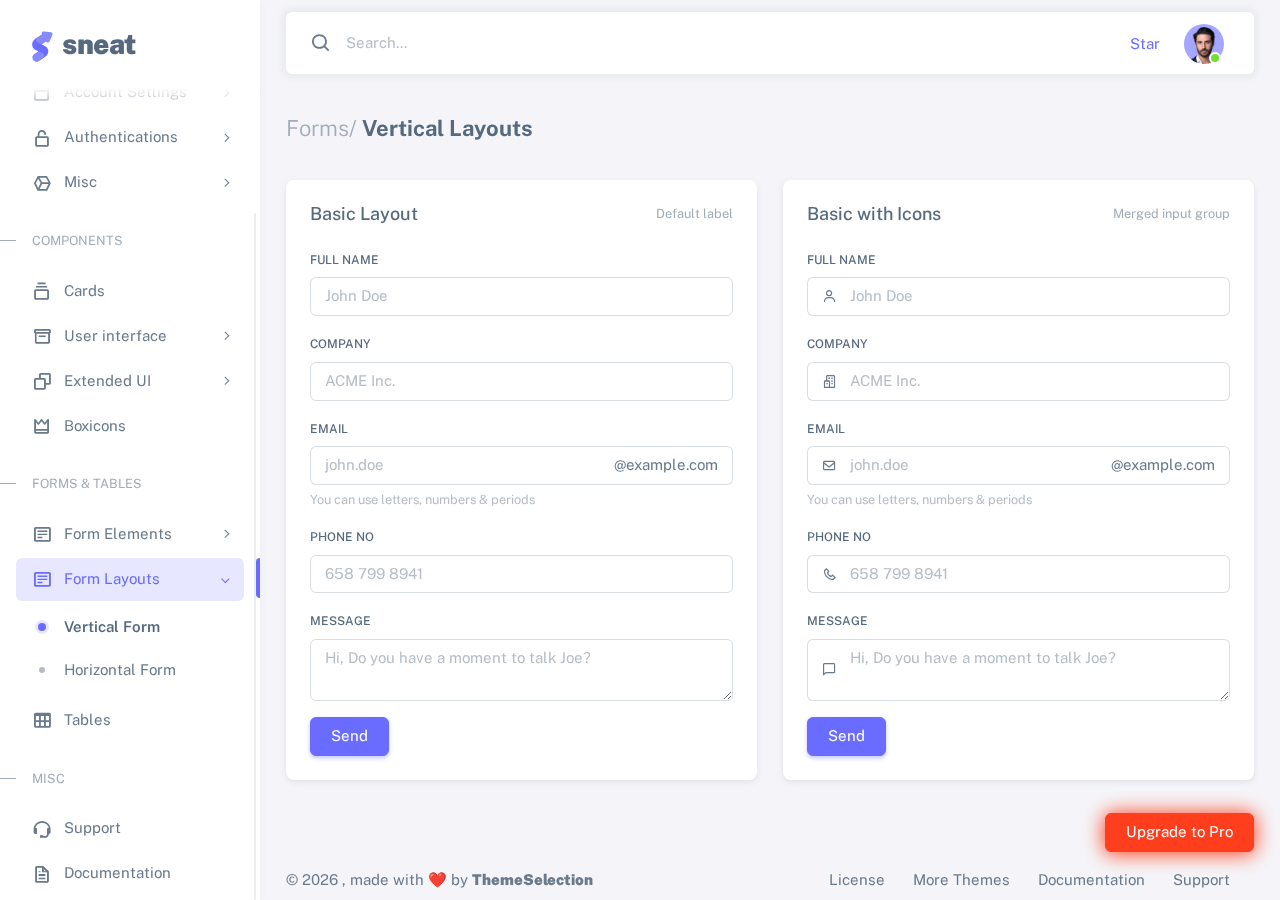
<file: admin/html/form-layouts-vertical.html>
<!DOCTYPE html>

<!-- =========================================================
* Sneat - Bootstrap 5 HTML Admin Template - Pro | v1.0.0
==============================================================

* Product Page: https://themeselection.com/products/sneat-bootstrap-html-admin-template/
* Created by: ThemeSelection
* License: You must have a valid license purchased in order to legally use the theme for your project.
* Copyright ThemeSelection (https://themeselection.com)

=========================================================
 -->
<!-- beautify ignore:start -->
<html
  lang="en"
  class="light-style layout-menu-fixed"
  dir="ltr"
  data-theme="theme-default"
  data-assets-path="../assets/"
  data-template="vertical-menu-template-free"
>
  <head>
    <meta charset="utf-8" />
    <meta
      name="viewport"
      content="width=device-width, initial-scale=1.0, user-scalable=no, minimum-scale=1.0, maximum-scale=1.0"
    />

    <title>Vertical Layouts - Forms | Sneat - Bootstrap 5 HTML Admin Template - Pro</title>

    <meta name="description" content="" />

    <!-- Favicon -->
    <link rel="icon" type="image/x-icon" href="../assets/img/favicon/favicon.ico" />

    <!-- Fonts -->
    <link rel="preconnect" href="https://fonts.googleapis.com" />
    <link rel="preconnect" href="https://fonts.gstatic.com" crossorigin />
    <link
      href="https://fonts.googleapis.com/css2?family=Public+Sans:ital,wght@0,300;0,400;0,500;0,600;0,700;1,300;1,400;1,500;1,600;1,700&display=swap"
      rel="stylesheet"
    />

    <!-- Icons. Uncomment required icon fonts -->
    <link rel="stylesheet" href="../assets/vendor/fonts/boxicons.css" />

    <!-- Core CSS -->
    <link rel="stylesheet" href="../assets/vendor/css/core.css" class="template-customizer-core-css" />
    <link rel="stylesheet" href="../assets/vendor/css/theme-default.css" class="template-customizer-theme-css" />
    <link rel="stylesheet" href="../assets/css/demo.css" />

    <!-- Vendors CSS -->
    <link rel="stylesheet" href="../assets/vendor/libs/perfect-scrollbar/perfect-scrollbar.css" />

    <!-- Page CSS -->

    <!-- Helpers -->
    <script src="../assets/vendor/js/helpers.js"></script>

    <!--! Template customizer & Theme config files MUST be included after core stylesheets and helpers.js in the <head> section -->
    <!--? Config:  Mandatory theme config file contain global vars & default theme options, Set your preferred theme option in this file.  -->
    <script src="../assets/js/config.js"></script>
  </head>

  <body>
    <!-- Layout wrapper -->
    <div class="layout-wrapper layout-content-navbar">
      <div class="layout-container">
        <!-- Menu -->

        <aside id="layout-menu" class="layout-menu menu-vertical menu bg-menu-theme">
          <div class="app-brand demo">
            <a href="index.html" class="app-brand-link">
              <span class="app-brand-logo demo">
                <svg
                  width="25"
                  viewBox="0 0 25 42"
                  version="1.1"
                  xmlns="http://www.w3.org/2000/svg"
                  xmlns:xlink="http://www.w3.org/1999/xlink"
                >
                  <defs>
                    <path
                      d="M13.7918663,0.358365126 L3.39788168,7.44174259 C0.566865006,9.69408886 -0.379795268,12.4788597 0.557900856,15.7960551 C0.68998853,16.2305145 1.09562888,17.7872135 3.12357076,19.2293357 C3.8146334,19.7207684 5.32369333,20.3834223 7.65075054,21.2172976 L7.59773219,21.2525164 L2.63468769,24.5493413 C0.445452254,26.3002124 0.0884951797,28.5083815 1.56381646,31.1738486 C2.83770406,32.8170431 5.20850219,33.2640127 7.09180128,32.5391577 C8.347334,32.0559211 11.4559176,30.0011079 16.4175519,26.3747182 C18.0338572,24.4997857 18.6973423,22.4544883 18.4080071,20.2388261 C17.963753,17.5346866 16.1776345,15.5799961 13.0496516,14.3747546 L10.9194936,13.4715819 L18.6192054,7.984237 L13.7918663,0.358365126 Z"
                      id="path-1"
                    ></path>
                    <path
                      d="M5.47320593,6.00457225 C4.05321814,8.216144 4.36334763,10.0722806 6.40359441,11.5729822 C8.61520715,12.571656 10.0999176,13.2171421 10.8577257,13.5094407 L15.5088241,14.433041 L18.6192054,7.984237 C15.5364148,3.11535317 13.9273018,0.573395879 13.7918663,0.358365126 C13.5790555,0.511491653 10.8061687,2.3935607 5.47320593,6.00457225 Z"
                      id="path-3"
                    ></path>
                    <path
                      d="M7.50063644,21.2294429 L12.3234468,23.3159332 C14.1688022,24.7579751 14.397098,26.4880487 13.008334,28.506154 C11.6195701,30.5242593 10.3099883,31.790241 9.07958868,32.3040991 C5.78142938,33.4346997 4.13234973,34 4.13234973,34 C4.13234973,34 2.75489982,33.0538207 2.37032616e-14,31.1614621 C-0.55822714,27.8186216 -0.55822714,26.0572515 -4.05231404e-15,25.8773518 C0.83734071,25.6075023 2.77988457,22.8248993 3.3049379,22.52991 C3.65497346,22.3332504 5.05353963,21.8997614 7.50063644,21.2294429 Z"
                      id="path-4"
                    ></path>
                    <path
                      d="M20.6,7.13333333 L25.6,13.8 C26.2627417,14.6836556 26.0836556,15.9372583 25.2,16.6 C24.8538077,16.8596443 24.4327404,17 24,17 L14,17 C12.8954305,17 12,16.1045695 12,15 C12,14.5672596 12.1403557,14.1461923 12.4,13.8 L17.4,7.13333333 C18.0627417,6.24967773 19.3163444,6.07059163 20.2,6.73333333 C20.3516113,6.84704183 20.4862915,6.981722 20.6,7.13333333 Z"
                      id="path-5"
                    ></path>
                  </defs>
                  <g id="g-app-brand" stroke="none" stroke-width="1" fill="none" fill-rule="evenodd">
                    <g id="Brand-Logo" transform="translate(-27.000000, -15.000000)">
                      <g id="Icon" transform="translate(27.000000, 15.000000)">
                        <g id="Mask" transform="translate(0.000000, 8.000000)">
                          <mask id="mask-2" fill="white">
                            <use xlink:href="#path-1"></use>
                          </mask>
                          <use fill="#696cff" xlink:href="#path-1"></use>
                          <g id="Path-3" mask="url(#mask-2)">
                            <use fill="#696cff" xlink:href="#path-3"></use>
                            <use fill-opacity="0.2" fill="#FFFFFF" xlink:href="#path-3"></use>
                          </g>
                          <g id="Path-4" mask="url(#mask-2)">
                            <use fill="#696cff" xlink:href="#path-4"></use>
                            <use fill-opacity="0.2" fill="#FFFFFF" xlink:href="#path-4"></use>
                          </g>
                        </g>
                        <g
                          id="Triangle"
                          transform="translate(19.000000, 11.000000) rotate(-300.000000) translate(-19.000000, -11.000000) "
                        >
                          <use fill="#696cff" xlink:href="#path-5"></use>
                          <use fill-opacity="0.2" fill="#FFFFFF" xlink:href="#path-5"></use>
                        </g>
                      </g>
                    </g>
                  </g>
                </svg>
              </span>
              <span class="app-brand-text demo menu-text fw-bolder ms-2">Sneat</span>
            </a>

            <a href="javascript:void(0);" class="layout-menu-toggle menu-link text-large ms-auto d-block d-xl-none">
              <i class="bx bx-chevron-left bx-sm align-middle"></i>
            </a>
          </div>

          <div class="menu-inner-shadow"></div>

          <ul class="menu-inner py-1">
            <!-- Dashboard -->
            <li class="menu-item">
              <a href="index.html" class="menu-link">
                <i class="menu-icon tf-icons bx bx-home-circle"></i>
                <div data-i18n="Analytics">Dashboard</div>
              </a>
            </li>

            <!-- Layouts -->
            <li class="menu-item">
              <a href="javascript:void(0);" class="menu-link menu-toggle">
                <i class="menu-icon tf-icons bx bx-layout"></i>
                <div data-i18n="Layouts">Layouts</div>
              </a>

              <ul class="menu-sub">
                <li class="menu-item">
                  <a href="layouts-without-menu.html" class="menu-link">
                    <div data-i18n="Without menu">Without menu</div>
                  </a>
                </li>
                <li class="menu-item">
                  <a href="layouts-without-navbar.html" class="menu-link">
                    <div data-i18n="Without navbar">Without navbar</div>
                  </a>
                </li>
                <li class="menu-item">
                  <a href="layouts-container.html" class="menu-link">
                    <div data-i18n="Container">Container</div>
                  </a>
                </li>
                <li class="menu-item">
                  <a href="layouts-fluid.html" class="menu-link">
                    <div data-i18n="Fluid">Fluid</div>
                  </a>
                </li>
                <li class="menu-item">
                  <a href="layouts-blank.html" class="menu-link">
                    <div data-i18n="Blank">Blank</div>
                  </a>
                </li>
              </ul>
            </li>

            <li class="menu-header small text-uppercase">
              <span class="menu-header-text">Pages</span>
            </li>
            <li class="menu-item">
              <a href="javascript:void(0);" class="menu-link menu-toggle">
                <i class="menu-icon tf-icons bx bx-dock-top"></i>
                <div data-i18n="Account Settings">Account Settings</div>
              </a>
              <ul class="menu-sub">
                <li class="menu-item">
                  <a href="pages-account-settings-account.html" class="menu-link">
                    <div data-i18n="Account">Account</div>
                  </a>
                </li>
                <li class="menu-item">
                  <a href="pages-account-settings-notifications.html" class="menu-link">
                    <div data-i18n="Notifications">Notifications</div>
                  </a>
                </li>
                <li class="menu-item">
                  <a href="pages-account-settings-connections.html" class="menu-link">
                    <div data-i18n="Connections">Connections</div>
                  </a>
                </li>
              </ul>
            </li>
            <li class="menu-item">
              <a href="javascript:void(0);" class="menu-link menu-toggle">
                <i class="menu-icon tf-icons bx bx-lock-open-alt"></i>
                <div data-i18n="Authentications">Authentications</div>
              </a>
              <ul class="menu-sub">
                <li class="menu-item">
                  <a href="auth-login-basic.html" class="menu-link" target="_blank">
                    <div data-i18n="Basic">Login</div>
                  </a>
                </li>
                <li class="menu-item">
                  <a href="auth-register-basic.html" class="menu-link" target="_blank">
                    <div data-i18n="Basic">Register</div>
                  </a>
                </li>
                <li class="menu-item">
                  <a href="auth-forgot-password-basic.html" class="menu-link" target="_blank">
                    <div data-i18n="Basic">Forgot Password</div>
                  </a>
                </li>
              </ul>
            </li>
            <li class="menu-item">
              <a href="javascript:void(0);" class="menu-link menu-toggle">
                <i class="menu-icon tf-icons bx bx-cube-alt"></i>
                <div data-i18n="Misc">Misc</div>
              </a>
              <ul class="menu-sub">
                <li class="menu-item">
                  <a href="pages-misc-error.html" class="menu-link">
                    <div data-i18n="Error">Error</div>
                  </a>
                </li>
                <li class="menu-item">
                  <a href="pages-misc-under-maintenance.html" class="menu-link">
                    <div data-i18n="Under Maintenance">Under Maintenance</div>
                  </a>
                </li>
              </ul>
            </li>
            <!-- Components -->
            <li class="menu-header small text-uppercase"><span class="menu-header-text">Components</span></li>
            <!-- Cards -->
            <li class="menu-item">
              <a href="cards-basic.html" class="menu-link">
                <i class="menu-icon tf-icons bx bx-collection"></i>
                <div data-i18n="Basic">Cards</div>
              </a>
            </li>
            <!-- User interface -->
            <li class="menu-item">
              <a href="javascript:void(0)" class="menu-link menu-toggle">
                <i class="menu-icon tf-icons bx bx-box"></i>
                <div data-i18n="User interface">User interface</div>
              </a>
              <ul class="menu-sub">
                <li class="menu-item">
                  <a href="ui-accordion.html" class="menu-link">
                    <div data-i18n="Accordion">Accordion</div>
                  </a>
                </li>
                <li class="menu-item">
                  <a href="ui-alerts.html" class="menu-link">
                    <div data-i18n="Alerts">Alerts</div>
                  </a>
                </li>
                <li class="menu-item">
                  <a href="ui-badges.html" class="menu-link">
                    <div data-i18n="Badges">Badges</div>
                  </a>
                </li>
                <li class="menu-item">
                  <a href="ui-buttons.html" class="menu-link">
                    <div data-i18n="Buttons">Buttons</div>
                  </a>
                </li>
                <li class="menu-item">
                  <a href="ui-carousel.html" class="menu-link">
                    <div data-i18n="Carousel">Carousel</div>
                  </a>
                </li>
                <li class="menu-item">
                  <a href="ui-collapse.html" class="menu-link">
                    <div data-i18n="Collapse">Collapse</div>
                  </a>
                </li>
                <li class="menu-item">
                  <a href="ui-dropdowns.html" class="menu-link">
                    <div data-i18n="Dropdowns">Dropdowns</div>
                  </a>
                </li>
                <li class="menu-item">
                  <a href="ui-footer.html" class="menu-link">
                    <div data-i18n="Footer">Footer</div>
                  </a>
                </li>
                <li class="menu-item">
                  <a href="ui-list-groups.html" class="menu-link">
                    <div data-i18n="List Groups">List groups</div>
                  </a>
                </li>
                <li class="menu-item">
                  <a href="ui-modals.html" class="menu-link">
                    <div data-i18n="Modals">Modals</div>
                  </a>
                </li>
                <li class="menu-item">
                  <a href="ui-navbar.html" class="menu-link">
                    <div data-i18n="Navbar">Navbar</div>
                  </a>
                </li>
                <li class="menu-item">
                  <a href="ui-offcanvas.html" class="menu-link">
                    <div data-i18n="Offcanvas">Offcanvas</div>
                  </a>
                </li>
                <li class="menu-item">
                  <a href="ui-pagination-breadcrumbs.html" class="menu-link">
                    <div data-i18n="Pagination &amp; Breadcrumbs">Pagination &amp; Breadcrumbs</div>
                  </a>
                </li>
                <li class="menu-item">
                  <a href="ui-progress.html" class="menu-link">
                    <div data-i18n="Progress">Progress</div>
                  </a>
                </li>
                <li class="menu-item">
                  <a href="ui-spinners.html" class="menu-link">
                    <div data-i18n="Spinners">Spinners</div>
                  </a>
                </li>
                <li class="menu-item">
                  <a href="ui-tabs-pills.html" class="menu-link">
                    <div data-i18n="Tabs &amp; Pills">Tabs &amp; Pills</div>
                  </a>
                </li>
                <li class="menu-item">
                  <a href="ui-toasts.html" class="menu-link">
                    <div data-i18n="Toasts">Toasts</div>
                  </a>
                </li>
                <li class="menu-item">
                  <a href="ui-tooltips-popovers.html" class="menu-link">
                    <div data-i18n="Tooltips & Popovers">Tooltips &amp; popovers</div>
                  </a>
                </li>
                <li class="menu-item">
                  <a href="ui-typography.html" class="menu-link">
                    <div data-i18n="Typography">Typography</div>
                  </a>
                </li>
              </ul>
            </li>

            <!-- Extended components -->
            <li class="menu-item">
              <a href="javascript:void(0)" class="menu-link menu-toggle">
                <i class="menu-icon tf-icons bx bx-copy"></i>
                <div data-i18n="Extended UI">Extended UI</div>
              </a>
              <ul class="menu-sub">
                <li class="menu-item">
                  <a href="extended-ui-perfect-scrollbar.html" class="menu-link">
                    <div data-i18n="Perfect Scrollbar">Perfect scrollbar</div>
                  </a>
                </li>
                <li class="menu-item">
                  <a href="extended-ui-text-divider.html" class="menu-link">
                    <div data-i18n="Text Divider">Text Divider</div>
                  </a>
                </li>
              </ul>
            </li>

            <li class="menu-item">
              <a href="icons-boxicons.html" class="menu-link">
                <i class="menu-icon tf-icons bx bx-crown"></i>
                <div data-i18n="Boxicons">Boxicons</div>
              </a>
            </li>

            <!-- Forms & Tables -->
            <li class="menu-header small text-uppercase"><span class="menu-header-text">Forms &amp; Tables</span></li>
            <!-- Forms -->
            <li class="menu-item">
              <a href="javascript:void(0);" class="menu-link menu-toggle">
                <i class="menu-icon tf-icons bx bx-detail"></i>
                <div data-i18n="Form Elements">Form Elements</div>
              </a>
              <ul class="menu-sub">
                <li class="menu-item">
                  <a href="forms-basic-inputs.html" class="menu-link">
                    <div data-i18n="Basic Inputs">Basic Inputs</div>
                  </a>
                </li>
                <li class="menu-item">
                  <a href="forms-input-groups.html" class="menu-link">
                    <div data-i18n="Input groups">Input groups</div>
                  </a>
                </li>
              </ul>
            </li>
            <li class="menu-item active open">
              <a href="javascript:void(0);" class="menu-link menu-toggle">
                <i class="menu-icon tf-icons bx bx-detail"></i>
                <div data-i18n="Form Layouts">Form Layouts</div>
              </a>
              <ul class="menu-sub">
                <li class="menu-item active">
                  <a href="form-layouts-vertical.html" class="menu-link">
                    <div data-i18n="Vertical Form">Vertical Form</div>
                  </a>
                </li>
                <li class="menu-item">
                  <a href="form-layouts-horizontal.html" class="menu-link">
                    <div data-i18n="Horizontal Form">Horizontal Form</div>
                  </a>
                </li>
              </ul>
            </li>
            <!-- Tables -->
            <li class="menu-item">
              <a href="tables-basic.html" class="menu-link">
                <i class="menu-icon tf-icons bx bx-table"></i>
                <div data-i18n="Tables">Tables</div>
              </a>
            </li>
            <!-- Misc -->
            <li class="menu-header small text-uppercase"><span class="menu-header-text">Misc</span></li>
            <li class="menu-item">
              <a
                href="https://github.com/themeselection/sneat-html-admin-template-free/issues"
                target="_blank"
                class="menu-link"
              >
                <i class="menu-icon tf-icons bx bx-support"></i>
                <div data-i18n="Support">Support</div>
              </a>
            </li>
            <li class="menu-item">
              <a
                href="https://themeselection.com/demo/sneat-bootstrap-html-admin-template/documentation/"
                target="_blank"
                class="menu-link"
              >
                <i class="menu-icon tf-icons bx bx-file"></i>
                <div data-i18n="Documentation">Documentation</div>
              </a>
            </li>
          </ul>
        </aside>
        <!-- / Menu -->

        <!-- Layout container -->
        <div class="layout-page">
          <!-- Navbar -->

          <nav
            class="layout-navbar container-xxl navbar navbar-expand-xl navbar-detached align-items-center bg-navbar-theme"
            id="layout-navbar"
          >
            <div class="layout-menu-toggle navbar-nav align-items-xl-center me-3 me-xl-0 d-xl-none">
              <a class="nav-item nav-link px-0 me-xl-4" href="javascript:void(0)">
                <i class="bx bx-menu bx-sm"></i>
              </a>
            </div>

            <div class="navbar-nav-right d-flex align-items-center" id="navbar-collapse">
              <!-- Search -->
              <div class="navbar-nav align-items-center">
                <div class="nav-item d-flex align-items-center">
                  <i class="bx bx-search fs-4 lh-0"></i>
                  <input
                    type="text"
                    class="form-control border-0 shadow-none"
                    placeholder="Search..."
                    aria-label="Search..."
                  />
                </div>
              </div>
              <!-- /Search -->

              <ul class="navbar-nav flex-row align-items-center ms-auto">
                <!-- Place this tag where you want the button to render. -->
                <li class="nav-item lh-1 me-3">
                  <a
                    class="github-button"
                    href="https://github.com/themeselection/sneat-html-admin-template-free"
                    data-icon="octicon-star"
                    data-size="large"
                    data-show-count="true"
                    aria-label="Star themeselection/sneat-html-admin-template-free on GitHub"
                    >Star</a
                  >
                </li>

                <!-- User -->
                <li class="nav-item navbar-dropdown dropdown-user dropdown">
                  <a class="nav-link dropdown-toggle hide-arrow" href="javascript:void(0);" data-bs-toggle="dropdown">
                    <div class="avatar avatar-online">
                      <img src="../assets/img/avatars/1.png" alt class="w-px-40 h-auto rounded-circle" />
                    </div>
                  </a>
                  <ul class="dropdown-menu dropdown-menu-end">
                    <li>
                      <a class="dropdown-item" href="#">
                        <div class="d-flex">
                          <div class="flex-shrink-0 me-3">
                            <div class="avatar avatar-online">
                              <img src="../assets/img/avatars/1.png" alt class="w-px-40 h-auto rounded-circle" />
                            </div>
                          </div>
                          <div class="flex-grow-1">
                            <span class="fw-semibold d-block">John Doe</span>
                            <small class="text-muted">Admin</small>
                          </div>
                        </div>
                      </a>
                    </li>
                    <li>
                      <div class="dropdown-divider"></div>
                    </li>
                    <li>
                      <a class="dropdown-item" href="#">
                        <i class="bx bx-user me-2"></i>
                        <span class="align-middle">My Profile</span>
                      </a>
                    </li>
                    <li>
                      <a class="dropdown-item" href="#">
                        <i class="bx bx-cog me-2"></i>
                        <span class="align-middle">Settings</span>
                      </a>
                    </li>
                    <li>
                      <a class="dropdown-item" href="#">
                        <span class="d-flex align-items-center align-middle">
                          <i class="flex-shrink-0 bx bx-credit-card me-2"></i>
                          <span class="flex-grow-1 align-middle">Billing</span>
                          <span class="flex-shrink-0 badge badge-center rounded-pill bg-danger w-px-20 h-px-20">4</span>
                        </span>
                      </a>
                    </li>
                    <li>
                      <div class="dropdown-divider"></div>
                    </li>
                    <li>
                      <a class="dropdown-item" href="auth-login-basic.html">
                        <i class="bx bx-power-off me-2"></i>
                        <span class="align-middle">Log Out</span>
                      </a>
                    </li>
                  </ul>
                </li>
                <!--/ User -->
              </ul>
            </div>
          </nav>

          <!-- / Navbar -->

          <!-- Content wrapper -->
          <div class="content-wrapper">
            <!-- Content -->

            <div class="container-xxl flex-grow-1 container-p-y">
              <h4 class="fw-bold py-3 mb-4"><span class="text-muted fw-light">Forms/</span> Vertical Layouts</h4>

              <!-- Basic Layout -->
              <div class="row">
                <div class="col-xl">
                  <div class="card mb-4">
                    <div class="card-header d-flex justify-content-between align-items-center">
                      <h5 class="mb-0">Basic Layout</h5>
                      <small class="text-muted float-end">Default label</small>
                    </div>
                    <div class="card-body">
                      <form>
                        <div class="mb-3">
                          <label class="form-label" for="basic-default-fullname">Full Name</label>
                          <input type="text" class="form-control" id="basic-default-fullname" placeholder="John Doe" />
                        </div>
                        <div class="mb-3">
                          <label class="form-label" for="basic-default-company">Company</label>
                          <input type="text" class="form-control" id="basic-default-company" placeholder="ACME Inc." />
                        </div>
                        <div class="mb-3">
                          <label class="form-label" for="basic-default-email">Email</label>
                          <div class="input-group input-group-merge">
                            <input
                              type="text"
                              id="basic-default-email"
                              class="form-control"
                              placeholder="john.doe"
                              aria-label="john.doe"
                              aria-describedby="basic-default-email2"
                            />
                            <span class="input-group-text" id="basic-default-email2">@example.com</span>
                          </div>
                          <div class="form-text">You can use letters, numbers & periods</div>
                        </div>
                        <div class="mb-3">
                          <label class="form-label" for="basic-default-phone">Phone No</label>
                          <input
                            type="text"
                            id="basic-default-phone"
                            class="form-control phone-mask"
                            placeholder="658 799 8941"
                          />
                        </div>
                        <div class="mb-3">
                          <label class="form-label" for="basic-default-message">Message</label>
                          <textarea
                            id="basic-default-message"
                            class="form-control"
                            placeholder="Hi, Do you have a moment to talk Joe?"
                          ></textarea>
                        </div>
                        <button type="submit" class="btn btn-primary">Send</button>
                      </form>
                    </div>
                  </div>
                </div>
                <div class="col-xl">
                  <div class="card mb-4">
                    <div class="card-header d-flex justify-content-between align-items-center">
                      <h5 class="mb-0">Basic with Icons</h5>
                      <small class="text-muted float-end">Merged input group</small>
                    </div>
                    <div class="card-body">
                      <form>
                        <div class="mb-3">
                          <label class="form-label" for="basic-icon-default-fullname">Full Name</label>
                          <div class="input-group input-group-merge">
                            <span id="basic-icon-default-fullname2" class="input-group-text"
                              ><i class="bx bx-user"></i
                            ></span>
                            <input
                              type="text"
                              class="form-control"
                              id="basic-icon-default-fullname"
                              placeholder="John Doe"
                              aria-label="John Doe"
                              aria-describedby="basic-icon-default-fullname2"
                            />
                          </div>
                        </div>
                        <div class="mb-3">
                          <label class="form-label" for="basic-icon-default-company">Company</label>
                          <div class="input-group input-group-merge">
                            <span id="basic-icon-default-company2" class="input-group-text"
                              ><i class="bx bx-buildings"></i
                            ></span>
                            <input
                              type="text"
                              id="basic-icon-default-company"
                              class="form-control"
                              placeholder="ACME Inc."
                              aria-label="ACME Inc."
                              aria-describedby="basic-icon-default-company2"
                            />
                          </div>
                        </div>
                        <div class="mb-3">
                          <label class="form-label" for="basic-icon-default-email">Email</label>
                          <div class="input-group input-group-merge">
                            <span class="input-group-text"><i class="bx bx-envelope"></i></span>
                            <input
                              type="text"
                              id="basic-icon-default-email"
                              class="form-control"
                              placeholder="john.doe"
                              aria-label="john.doe"
                              aria-describedby="basic-icon-default-email2"
                            />
                            <span id="basic-icon-default-email2" class="input-group-text">@example.com</span>
                          </div>
                          <div class="form-text">You can use letters, numbers & periods</div>
                        </div>
                        <div class="mb-3">
                          <label class="form-label" for="basic-icon-default-phone">Phone No</label>
                          <div class="input-group input-group-merge">
                            <span id="basic-icon-default-phone2" class="input-group-text"
                              ><i class="bx bx-phone"></i
                            ></span>
                            <input
                              type="text"
                              id="basic-icon-default-phone"
                              class="form-control phone-mask"
                              placeholder="658 799 8941"
                              aria-label="658 799 8941"
                              aria-describedby="basic-icon-default-phone2"
                            />
                          </div>
                        </div>
                        <div class="mb-3">
                          <label class="form-label" for="basic-icon-default-message">Message</label>
                          <div class="input-group input-group-merge">
                            <span id="basic-icon-default-message2" class="input-group-text"
                              ><i class="bx bx-comment"></i
                            ></span>
                            <textarea
                              id="basic-icon-default-message"
                              class="form-control"
                              placeholder="Hi, Do you have a moment to talk Joe?"
                              aria-label="Hi, Do you have a moment to talk Joe?"
                              aria-describedby="basic-icon-default-message2"
                            ></textarea>
                          </div>
                        </div>
                        <button type="submit" class="btn btn-primary">Send</button>
                      </form>
                    </div>
                  </div>
                </div>
              </div>
            </div>
            <!-- / Content -->

            <!-- Footer -->
            <footer class="content-footer footer bg-footer-theme">
              <div class="container-xxl d-flex flex-wrap justify-content-between py-2 flex-md-row flex-column">
                <div class="mb-2 mb-md-0">
                  ©
                  <script>
                    document.write(new Date().getFullYear());
                  </script>
                  , made with ❤️ by
                  <a href="https://themeselection.com" target="_blank" class="footer-link fw-bolder">ThemeSelection</a>
                </div>
                <div>
                  <a href="https://themeselection.com/license/" class="footer-link me-4" target="_blank">License</a>
                  <a href="https://themeselection.com/" target="_blank" class="footer-link me-4">More Themes</a>

                  <a
                    href="https://themeselection.com/demo/sneat-bootstrap-html-admin-template/documentation/"
                    target="_blank"
                    class="footer-link me-4"
                    >Documentation</a
                  >

                  <a
                    href="https://github.com/themeselection/sneat-html-admin-template-free/issues"
                    target="_blank"
                    class="footer-link me-4"
                    >Support</a
                  >
                </div>
              </div>
            </footer>
            <!-- / Footer -->

            <div class="content-backdrop fade"></div>
          </div>
          <!-- Content wrapper -->
        </div>
        <!-- / Layout page -->
      </div>

      <!-- Overlay -->
      <div class="layout-overlay layout-menu-toggle"></div>
    </div>
    <!-- / Layout wrapper -->

    <div class="buy-now">
      <a
        href="https://themeselection.com/products/sneat-bootstrap-html-admin-template/"
        target="_blank"
        class="btn btn-danger btn-buy-now"
        >Upgrade to Pro</a
      >
    </div>

    <!-- Core JS -->
    <!-- build:js assets/vendor/js/core.js -->
    <script src="../assets/vendor/libs/jquery/jquery.js"></script>
    <script src="../assets/vendor/libs/popper/popper.js"></script>
    <script src="../assets/vendor/js/bootstrap.js"></script>
    <script src="../assets/vendor/libs/perfect-scrollbar/perfect-scrollbar.js"></script>

    <script src="../assets/vendor/js/menu.js"></script>
    <!-- endbuild -->

    <!-- Vendors JS -->

    <!-- Main JS -->
    <script src="../assets/js/main.js"></script>

    <!-- Page JS -->

    <!-- Place this tag in your head or just before your close body tag. -->
    <script async defer src="https://buttons.github.io/buttons.js"></script>
  </body>
</html>
</file>
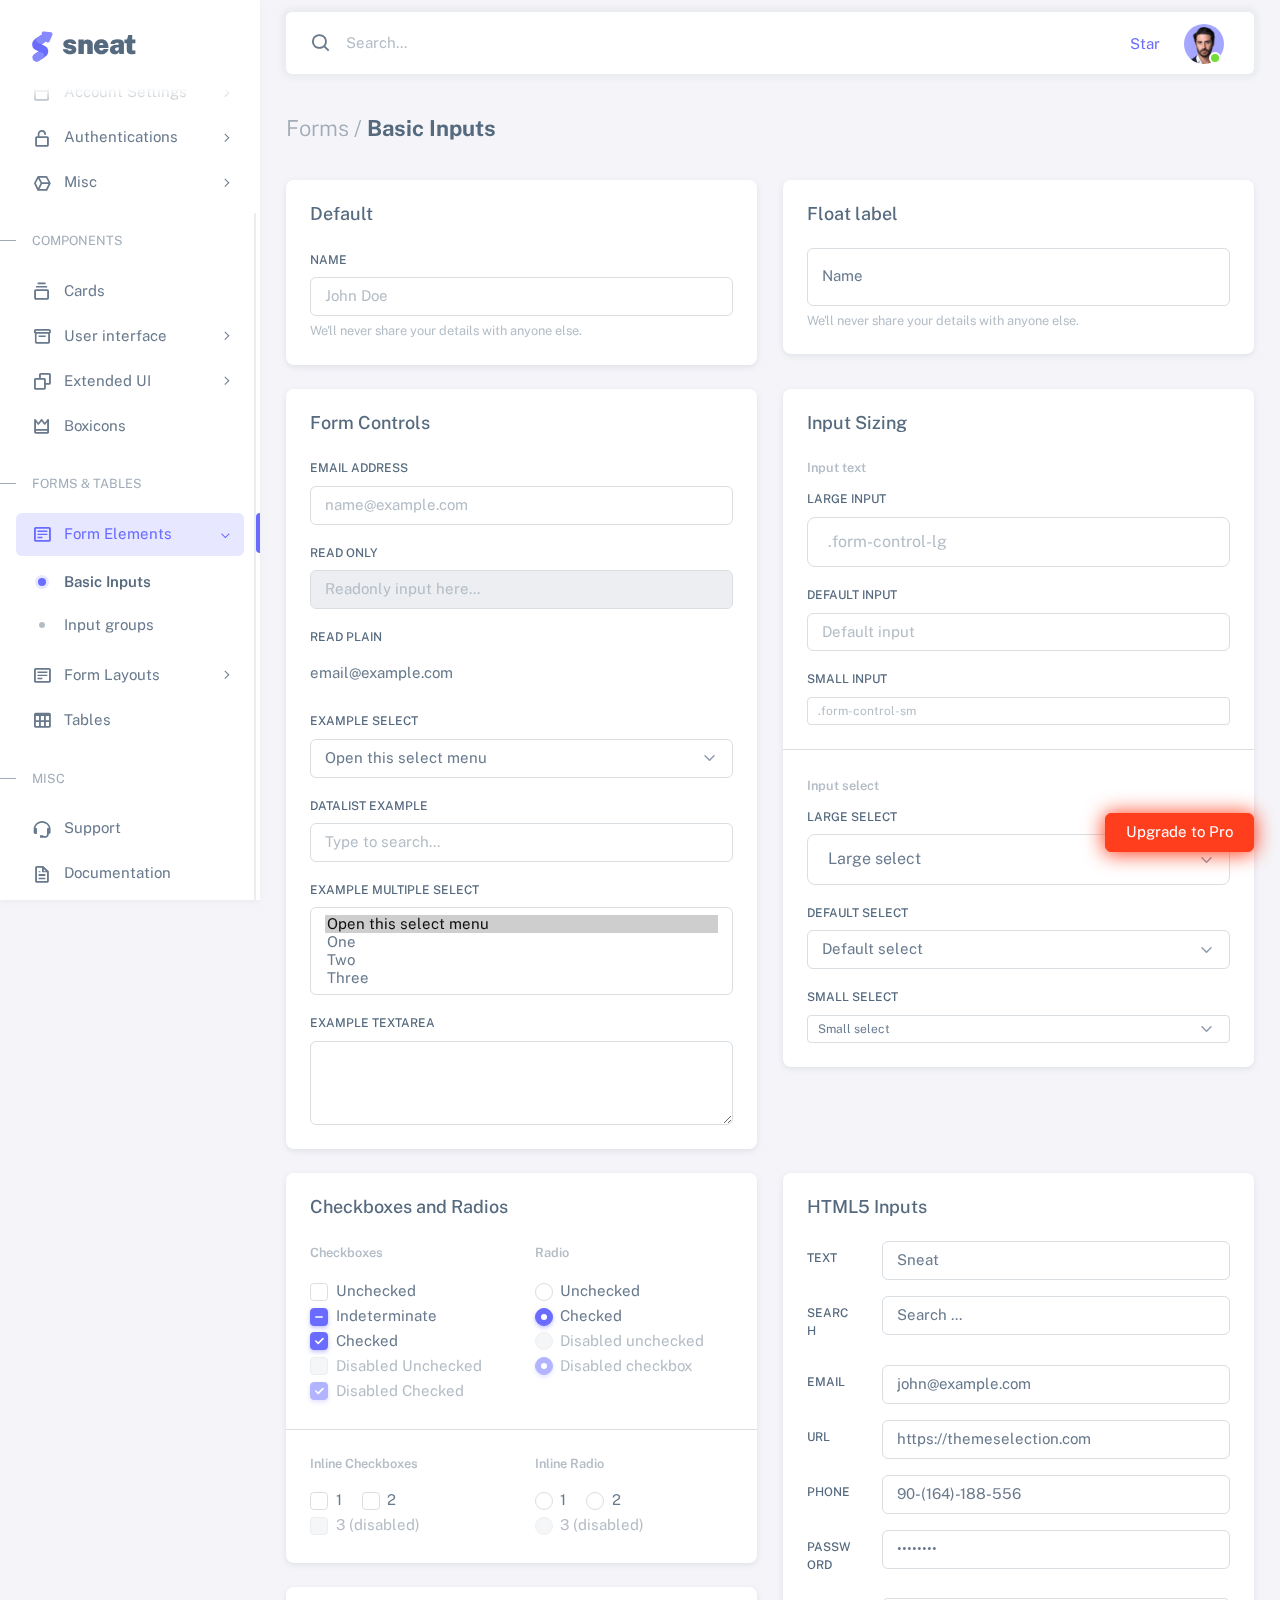
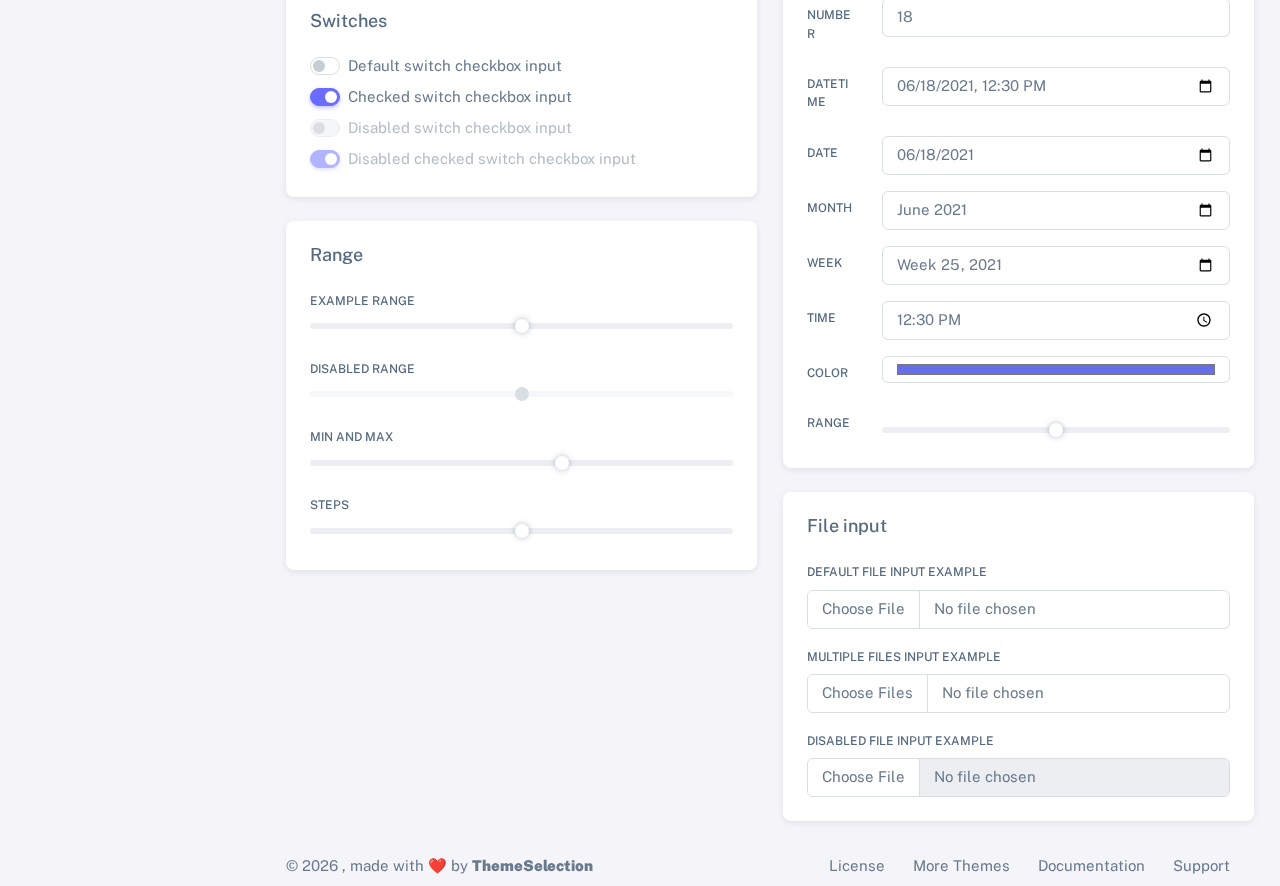
<file: admin/html/forms-basic-inputs.html>
<!DOCTYPE html>

<!-- =========================================================
* Sneat - Bootstrap 5 HTML Admin Template - Pro | v1.0.0
==============================================================

* Product Page: https://themeselection.com/products/sneat-bootstrap-html-admin-template/
* Created by: ThemeSelection
* License: You must have a valid license purchased in order to legally use the theme for your project.
* Copyright ThemeSelection (https://themeselection.com)

=========================================================
 -->
<!-- beautify ignore:start -->
<html
  lang="en"
  class="light-style layout-menu-fixed"
  dir="ltr"
  data-theme="theme-default"
  data-assets-path="../assets/"
  data-template="vertical-menu-template-free"
>
  <head>
    <meta charset="utf-8" />
    <meta
      name="viewport"
      content="width=device-width, initial-scale=1.0, user-scalable=no, minimum-scale=1.0, maximum-scale=1.0"
    />

    <title>Basic Inputs - Forms | Sneat - Bootstrap 5 HTML Admin Template - Pro</title>

    <meta name="description" content="" />

    <!-- Favicon -->
    <link rel="icon" type="image/x-icon" href="../assets/img/favicon/favicon.ico" />

    <!-- Fonts -->
    <link rel="preconnect" href="https://fonts.googleapis.com" />
    <link rel="preconnect" href="https://fonts.gstatic.com" crossorigin />
    <link
      href="https://fonts.googleapis.com/css2?family=Public+Sans:ital,wght@0,300;0,400;0,500;0,600;0,700;1,300;1,400;1,500;1,600;1,700&display=swap"
      rel="stylesheet"
    />

    <!-- Icons. Uncomment required icon fonts -->
    <link rel="stylesheet" href="../assets/vendor/fonts/boxicons.css" />

    <!-- Core CSS -->
    <link rel="stylesheet" href="../assets/vendor/css/core.css" class="template-customizer-core-css" />
    <link rel="stylesheet" href="../assets/vendor/css/theme-default.css" class="template-customizer-theme-css" />
    <link rel="stylesheet" href="../assets/css/demo.css" />

    <!-- Vendors CSS -->
    <link rel="stylesheet" href="../assets/vendor/libs/perfect-scrollbar/perfect-scrollbar.css" />

    <!-- Page CSS -->

    <!-- Helpers -->
    <script src="../assets/vendor/js/helpers.js"></script>

    <!--! Template customizer & Theme config files MUST be included after core stylesheets and helpers.js in the <head> section -->
    <!--? Config:  Mandatory theme config file contain global vars & default theme options, Set your preferred theme option in this file.  -->
    <script src="../assets/js/config.js"></script>
  </head>

  <body>
    <!-- Layout wrapper -->
    <div class="layout-wrapper layout-content-navbar">
      <div class="layout-container">
        <!-- Menu -->

        <aside id="layout-menu" class="layout-menu menu-vertical menu bg-menu-theme">
          <div class="app-brand demo">
            <a href="index.html" class="app-brand-link">
              <span class="app-brand-logo demo">
                <svg
                  width="25"
                  viewBox="0 0 25 42"
                  version="1.1"
                  xmlns="http://www.w3.org/2000/svg"
                  xmlns:xlink="http://www.w3.org/1999/xlink"
                >
                  <defs>
                    <path
                      d="M13.7918663,0.358365126 L3.39788168,7.44174259 C0.566865006,9.69408886 -0.379795268,12.4788597 0.557900856,15.7960551 C0.68998853,16.2305145 1.09562888,17.7872135 3.12357076,19.2293357 C3.8146334,19.7207684 5.32369333,20.3834223 7.65075054,21.2172976 L7.59773219,21.2525164 L2.63468769,24.5493413 C0.445452254,26.3002124 0.0884951797,28.5083815 1.56381646,31.1738486 C2.83770406,32.8170431 5.20850219,33.2640127 7.09180128,32.5391577 C8.347334,32.0559211 11.4559176,30.0011079 16.4175519,26.3747182 C18.0338572,24.4997857 18.6973423,22.4544883 18.4080071,20.2388261 C17.963753,17.5346866 16.1776345,15.5799961 13.0496516,14.3747546 L10.9194936,13.4715819 L18.6192054,7.984237 L13.7918663,0.358365126 Z"
                      id="path-1"
                    ></path>
                    <path
                      d="M5.47320593,6.00457225 C4.05321814,8.216144 4.36334763,10.0722806 6.40359441,11.5729822 C8.61520715,12.571656 10.0999176,13.2171421 10.8577257,13.5094407 L15.5088241,14.433041 L18.6192054,7.984237 C15.5364148,3.11535317 13.9273018,0.573395879 13.7918663,0.358365126 C13.5790555,0.511491653 10.8061687,2.3935607 5.47320593,6.00457225 Z"
                      id="path-3"
                    ></path>
                    <path
                      d="M7.50063644,21.2294429 L12.3234468,23.3159332 C14.1688022,24.7579751 14.397098,26.4880487 13.008334,28.506154 C11.6195701,30.5242593 10.3099883,31.790241 9.07958868,32.3040991 C5.78142938,33.4346997 4.13234973,34 4.13234973,34 C4.13234973,34 2.75489982,33.0538207 2.37032616e-14,31.1614621 C-0.55822714,27.8186216 -0.55822714,26.0572515 -4.05231404e-15,25.8773518 C0.83734071,25.6075023 2.77988457,22.8248993 3.3049379,22.52991 C3.65497346,22.3332504 5.05353963,21.8997614 7.50063644,21.2294429 Z"
                      id="path-4"
                    ></path>
                    <path
                      d="M20.6,7.13333333 L25.6,13.8 C26.2627417,14.6836556 26.0836556,15.9372583 25.2,16.6 C24.8538077,16.8596443 24.4327404,17 24,17 L14,17 C12.8954305,17 12,16.1045695 12,15 C12,14.5672596 12.1403557,14.1461923 12.4,13.8 L17.4,7.13333333 C18.0627417,6.24967773 19.3163444,6.07059163 20.2,6.73333333 C20.3516113,6.84704183 20.4862915,6.981722 20.6,7.13333333 Z"
                      id="path-5"
                    ></path>
                  </defs>
                  <g id="g-app-brand" stroke="none" stroke-width="1" fill="none" fill-rule="evenodd">
                    <g id="Brand-Logo" transform="translate(-27.000000, -15.000000)">
                      <g id="Icon" transform="translate(27.000000, 15.000000)">
                        <g id="Mask" transform="translate(0.000000, 8.000000)">
                          <mask id="mask-2" fill="white">
                            <use xlink:href="#path-1"></use>
                          </mask>
                          <use fill="#696cff" xlink:href="#path-1"></use>
                          <g id="Path-3" mask="url(#mask-2)">
                            <use fill="#696cff" xlink:href="#path-3"></use>
                            <use fill-opacity="0.2" fill="#FFFFFF" xlink:href="#path-3"></use>
                          </g>
                          <g id="Path-4" mask="url(#mask-2)">
                            <use fill="#696cff" xlink:href="#path-4"></use>
                            <use fill-opacity="0.2" fill="#FFFFFF" xlink:href="#path-4"></use>
                          </g>
                        </g>
                        <g
                          id="Triangle"
                          transform="translate(19.000000, 11.000000) rotate(-300.000000) translate(-19.000000, -11.000000) "
                        >
                          <use fill="#696cff" xlink:href="#path-5"></use>
                          <use fill-opacity="0.2" fill="#FFFFFF" xlink:href="#path-5"></use>
                        </g>
                      </g>
                    </g>
                  </g>
                </svg>
              </span>
              <span class="app-brand-text demo menu-text fw-bolder ms-2">Sneat</span>
            </a>

            <a href="javascript:void(0);" class="layout-menu-toggle menu-link text-large ms-auto d-block d-xl-none">
              <i class="bx bx-chevron-left bx-sm align-middle"></i>
            </a>
          </div>

          <div class="menu-inner-shadow"></div>

          <ul class="menu-inner py-1">
            <!-- Dashboard -->
            <li class="menu-item">
              <a href="index.html" class="menu-link">
                <i class="menu-icon tf-icons bx bx-home-circle"></i>
                <div data-i18n="Analytics">Dashboard</div>
              </a>
            </li>

            <!-- Layouts -->
            <li class="menu-item">
              <a href="javascript:void(0);" class="menu-link menu-toggle">
                <i class="menu-icon tf-icons bx bx-layout"></i>
                <div data-i18n="Layouts">Layouts</div>
              </a>

              <ul class="menu-sub">
                <li class="menu-item">
                  <a href="layouts-without-menu.html" class="menu-link">
                    <div data-i18n="Without menu">Without menu</div>
                  </a>
                </li>
                <li class="menu-item">
                  <a href="layouts-without-navbar.html" class="menu-link">
                    <div data-i18n="Without navbar">Without navbar</div>
                  </a>
                </li>
                <li class="menu-item">
                  <a href="layouts-container.html" class="menu-link">
                    <div data-i18n="Container">Container</div>
                  </a>
                </li>
                <li class="menu-item">
                  <a href="layouts-fluid.html" class="menu-link">
                    <div data-i18n="Fluid">Fluid</div>
                  </a>
                </li>
                <li class="menu-item">
                  <a href="layouts-blank.html" class="menu-link">
                    <div data-i18n="Blank">Blank</div>
                  </a>
                </li>
              </ul>
            </li>

            <li class="menu-header small text-uppercase">
              <span class="menu-header-text">Pages</span>
            </li>
            <li class="menu-item">
              <a href="javascript:void(0);" class="menu-link menu-toggle">
                <i class="menu-icon tf-icons bx bx-dock-top"></i>
                <div data-i18n="Account Settings">Account Settings</div>
              </a>
              <ul class="menu-sub">
                <li class="menu-item">
                  <a href="pages-account-settings-account.html" class="menu-link">
                    <div data-i18n="Account">Account</div>
                  </a>
                </li>
                <li class="menu-item">
                  <a href="pages-account-settings-notifications.html" class="menu-link">
                    <div data-i18n="Notifications">Notifications</div>
                  </a>
                </li>
                <li class="menu-item">
                  <a href="pages-account-settings-connections.html" class="menu-link">
                    <div data-i18n="Connections">Connections</div>
                  </a>
                </li>
              </ul>
            </li>
            <li class="menu-item">
              <a href="javascript:void(0);" class="menu-link menu-toggle">
                <i class="menu-icon tf-icons bx bx-lock-open-alt"></i>
                <div data-i18n="Authentications">Authentications</div>
              </a>
              <ul class="menu-sub">
                <li class="menu-item">
                  <a href="auth-login-basic.html" class="menu-link" target="_blank">
                    <div data-i18n="Basic">Login</div>
                  </a>
                </li>
                <li class="menu-item">
                  <a href="auth-register-basic.html" class="menu-link" target="_blank">
                    <div data-i18n="Basic">Register</div>
                  </a>
                </li>
                <li class="menu-item">
                  <a href="auth-forgot-password-basic.html" class="menu-link" target="_blank">
                    <div data-i18n="Basic">Forgot Password</div>
                  </a>
                </li>
              </ul>
            </li>
            <li class="menu-item">
              <a href="javascript:void(0);" class="menu-link menu-toggle">
                <i class="menu-icon tf-icons bx bx-cube-alt"></i>
                <div data-i18n="Misc">Misc</div>
              </a>
              <ul class="menu-sub">
                <li class="menu-item">
                  <a href="pages-misc-error.html" class="menu-link">
                    <div data-i18n="Error">Error</div>
                  </a>
                </li>
                <li class="menu-item">
                  <a href="pages-misc-under-maintenance.html" class="menu-link">
                    <div data-i18n="Under Maintenance">Under Maintenance</div>
                  </a>
                </li>
              </ul>
            </li>
            <!-- Components -->
            <li class="menu-header small text-uppercase"><span class="menu-header-text">Components</span></li>
            <!-- Cards -->
            <li class="menu-item">
              <a href="cards-basic.html" class="menu-link">
                <i class="menu-icon tf-icons bx bx-collection"></i>
                <div data-i18n="Basic">Cards</div>
              </a>
            </li>
            <!-- User interface -->
            <li class="menu-item">
              <a href="javascript:void(0)" class="menu-link menu-toggle">
                <i class="menu-icon tf-icons bx bx-box"></i>
                <div data-i18n="User interface">User interface</div>
              </a>
              <ul class="menu-sub">
                <li class="menu-item">
                  <a href="ui-accordion.html" class="menu-link">
                    <div data-i18n="Accordion">Accordion</div>
                  </a>
                </li>
                <li class="menu-item">
                  <a href="ui-alerts.html" class="menu-link">
                    <div data-i18n="Alerts">Alerts</div>
                  </a>
                </li>
                <li class="menu-item">
                  <a href="ui-badges.html" class="menu-link">
                    <div data-i18n="Badges">Badges</div>
                  </a>
                </li>
                <li class="menu-item">
                  <a href="ui-buttons.html" class="menu-link">
                    <div data-i18n="Buttons">Buttons</div>
                  </a>
                </li>
                <li class="menu-item">
                  <a href="ui-carousel.html" class="menu-link">
                    <div data-i18n="Carousel">Carousel</div>
                  </a>
                </li>
                <li class="menu-item">
                  <a href="ui-collapse.html" class="menu-link">
                    <div data-i18n="Collapse">Collapse</div>
                  </a>
                </li>
                <li class="menu-item">
                  <a href="ui-dropdowns.html" class="menu-link">
                    <div data-i18n="Dropdowns">Dropdowns</div>
                  </a>
                </li>
                <li class="menu-item">
                  <a href="ui-footer.html" class="menu-link">
                    <div data-i18n="Footer">Footer</div>
                  </a>
                </li>
                <li class="menu-item">
                  <a href="ui-list-groups.html" class="menu-link">
                    <div data-i18n="List Groups">List groups</div>
                  </a>
                </li>
                <li class="menu-item">
                  <a href="ui-modals.html" class="menu-link">
                    <div data-i18n="Modals">Modals</div>
                  </a>
                </li>
                <li class="menu-item">
                  <a href="ui-navbar.html" class="menu-link">
                    <div data-i18n="Navbar">Navbar</div>
                  </a>
                </li>
                <li class="menu-item">
                  <a href="ui-offcanvas.html" class="menu-link">
                    <div data-i18n="Offcanvas">Offcanvas</div>
                  </a>
                </li>
                <li class="menu-item">
                  <a href="ui-pagination-breadcrumbs.html" class="menu-link">
                    <div data-i18n="Pagination &amp; Breadcrumbs">Pagination &amp; Breadcrumbs</div>
                  </a>
                </li>
                <li class="menu-item">
                  <a href="ui-progress.html" class="menu-link">
                    <div data-i18n="Progress">Progress</div>
                  </a>
                </li>
                <li class="menu-item">
                  <a href="ui-spinners.html" class="menu-link">
                    <div data-i18n="Spinners">Spinners</div>
                  </a>
                </li>
                <li class="menu-item">
                  <a href="ui-tabs-pills.html" class="menu-link">
                    <div data-i18n="Tabs &amp; Pills">Tabs &amp; Pills</div>
                  </a>
                </li>
                <li class="menu-item">
                  <a href="ui-toasts.html" class="menu-link">
                    <div data-i18n="Toasts">Toasts</div>
                  </a>
                </li>
                <li class="menu-item">
                  <a href="ui-tooltips-popovers.html" class="menu-link">
                    <div data-i18n="Tooltips & Popovers">Tooltips &amp; popovers</div>
                  </a>
                </li>
                <li class="menu-item">
                  <a href="ui-typography.html" class="menu-link">
                    <div data-i18n="Typography">Typography</div>
                  </a>
                </li>
              </ul>
            </li>

            <!-- Extended components -->
            <li class="menu-item">
              <a href="javascript:void(0)" class="menu-link menu-toggle">
                <i class="menu-icon tf-icons bx bx-copy"></i>
                <div data-i18n="Extended UI">Extended UI</div>
              </a>
              <ul class="menu-sub">
                <li class="menu-item">
                  <a href="extended-ui-perfect-scrollbar.html" class="menu-link">
                    <div data-i18n="Perfect Scrollbar">Perfect scrollbar</div>
                  </a>
                </li>
                <li class="menu-item">
                  <a href="extended-ui-text-divider.html" class="menu-link">
                    <div data-i18n="Text Divider">Text Divider</div>
                  </a>
                </li>
              </ul>
            </li>

            <li class="menu-item">
              <a href="icons-boxicons.html" class="menu-link">
                <i class="menu-icon tf-icons bx bx-crown"></i>
                <div data-i18n="Boxicons">Boxicons</div>
              </a>
            </li>

            <!-- Forms & Tables -->
            <li class="menu-header small text-uppercase"><span class="menu-header-text">Forms &amp; Tables</span></li>
            <!-- Forms -->
            <li class="menu-item active open">
              <a href="javascript:void(0);" class="menu-link menu-toggle">
                <i class="menu-icon tf-icons bx bx-detail"></i>
                <div data-i18n="Form Elements">Form Elements</div>
              </a>
              <ul class="menu-sub">
                <li class="menu-item active">
                  <a href="forms-basic-inputs.html" class="menu-link">
                    <div data-i18n="Basic Inputs">Basic Inputs</div>
                  </a>
                </li>
                <li class="menu-item">
                  <a href="forms-input-groups.html" class="menu-link">
                    <div data-i18n="Input groups">Input groups</div>
                  </a>
                </li>
              </ul>
            </li>
            <li class="menu-item">
              <a href="javascript:void(0);" class="menu-link menu-toggle">
                <i class="menu-icon tf-icons bx bx-detail"></i>
                <div data-i18n="Form Layouts">Form Layouts</div>
              </a>
              <ul class="menu-sub">
                <li class="menu-item">
                  <a href="form-layouts-vertical.html" class="menu-link">
                    <div data-i18n="Vertical Form">Vertical Form</div>
                  </a>
                </li>
                <li class="menu-item">
                  <a href="form-layouts-horizontal.html" class="menu-link">
                    <div data-i18n="Horizontal Form">Horizontal Form</div>
                  </a>
                </li>
              </ul>
            </li>
            <!-- Tables -->
            <li class="menu-item">
              <a href="tables-basic.html" class="menu-link">
                <i class="menu-icon tf-icons bx bx-table"></i>
                <div data-i18n="Tables">Tables</div>
              </a>
            </li>
            <!-- Misc -->
            <li class="menu-header small text-uppercase"><span class="menu-header-text">Misc</span></li>
            <li class="menu-item">
              <a
                href="https://github.com/themeselection/sneat-html-admin-template-free/issues"
                target="_blank"
                class="menu-link"
              >
                <i class="menu-icon tf-icons bx bx-support"></i>
                <div data-i18n="Support">Support</div>
              </a>
            </li>
            <li class="menu-item">
              <a
                href="https://themeselection.com/demo/sneat-bootstrap-html-admin-template/documentation/"
                target="_blank"
                class="menu-link"
              >
                <i class="menu-icon tf-icons bx bx-file"></i>
                <div data-i18n="Documentation">Documentation</div>
              </a>
            </li>
          </ul>
        </aside>
        <!-- / Menu -->

        <!-- Layout container -->
        <div class="layout-page">
          <!-- Navbar -->

          <nav
            class="layout-navbar container-xxl navbar navbar-expand-xl navbar-detached align-items-center bg-navbar-theme"
            id="layout-navbar"
          >
            <div class="layout-menu-toggle navbar-nav align-items-xl-center me-3 me-xl-0 d-xl-none">
              <a class="nav-item nav-link px-0 me-xl-4" href="javascript:void(0)">
                <i class="bx bx-menu bx-sm"></i>
              </a>
            </div>

            <div class="navbar-nav-right d-flex align-items-center" id="navbar-collapse">
              <!-- Search -->
              <div class="navbar-nav align-items-center">
                <div class="nav-item d-flex align-items-center">
                  <i class="bx bx-search fs-4 lh-0"></i>
                  <input
                    type="text"
                    class="form-control border-0 shadow-none"
                    placeholder="Search..."
                    aria-label="Search..."
                  />
                </div>
              </div>
              <!-- /Search -->

              <ul class="navbar-nav flex-row align-items-center ms-auto">
                <!-- Place this tag where you want the button to render. -->
                <li class="nav-item lh-1 me-3">
                  <a
                    class="github-button"
                    href="https://github.com/themeselection/sneat-html-admin-template-free"
                    data-icon="octicon-star"
                    data-size="large"
                    data-show-count="true"
                    aria-label="Star themeselection/sneat-html-admin-template-free on GitHub"
                    >Star</a
                  >
                </li>

                <!-- User -->
                <li class="nav-item navbar-dropdown dropdown-user dropdown">
                  <a class="nav-link dropdown-toggle hide-arrow" href="javascript:void(0);" data-bs-toggle="dropdown">
                    <div class="avatar avatar-online">
                      <img src="../assets/img/avatars/1.png" alt class="w-px-40 h-auto rounded-circle" />
                    </div>
                  </a>
                  <ul class="dropdown-menu dropdown-menu-end">
                    <li>
                      <a class="dropdown-item" href="#">
                        <div class="d-flex">
                          <div class="flex-shrink-0 me-3">
                            <div class="avatar avatar-online">
                              <img src="../assets/img/avatars/1.png" alt class="w-px-40 h-auto rounded-circle" />
                            </div>
                          </div>
                          <div class="flex-grow-1">
                            <span class="fw-semibold d-block">John Doe</span>
                            <small class="text-muted">Admin</small>
                          </div>
                        </div>
                      </a>
                    </li>
                    <li>
                      <div class="dropdown-divider"></div>
                    </li>
                    <li>
                      <a class="dropdown-item" href="#">
                        <i class="bx bx-user me-2"></i>
                        <span class="align-middle">My Profile</span>
                      </a>
                    </li>
                    <li>
                      <a class="dropdown-item" href="#">
                        <i class="bx bx-cog me-2"></i>
                        <span class="align-middle">Settings</span>
                      </a>
                    </li>
                    <li>
                      <a class="dropdown-item" href="#">
                        <span class="d-flex align-items-center align-middle">
                          <i class="flex-shrink-0 bx bx-credit-card me-2"></i>
                          <span class="flex-grow-1 align-middle">Billing</span>
                          <span class="flex-shrink-0 badge badge-center rounded-pill bg-danger w-px-20 h-px-20">4</span>
                        </span>
                      </a>
                    </li>
                    <li>
                      <div class="dropdown-divider"></div>
                    </li>
                    <li>
                      <a class="dropdown-item" href="auth-login-basic.html">
                        <i class="bx bx-power-off me-2"></i>
                        <span class="align-middle">Log Out</span>
                      </a>
                    </li>
                  </ul>
                </li>
                <!--/ User -->
              </ul>
            </div>
          </nav>

          <!-- / Navbar -->

          <!-- Content wrapper -->
          <div class="content-wrapper">
            <!-- Content -->

            <div class="container-xxl flex-grow-1 container-p-y">
              <h4 class="fw-bold py-3 mb-4"><span class="text-muted fw-light">Forms /</span> Basic Inputs</h4>

              <div class="row">
                <div class="col-md-6">
                  <div class="card mb-4">
                    <h5 class="card-header">Default</h5>
                    <div class="card-body">
                      <div>
                        <label for="defaultFormControlInput" class="form-label">Name</label>
                        <input
                          type="text"
                          class="form-control"
                          id="defaultFormControlInput"
                          placeholder="John Doe"
                          aria-describedby="defaultFormControlHelp"
                        />
                        <div id="defaultFormControlHelp" class="form-text">
                          We'll never share your details with anyone else.
                        </div>
                      </div>
                    </div>
                  </div>
                </div>
                <div class="col-md-6">
                  <div class="card mb-4">
                    <h5 class="card-header">Float label</h5>
                    <div class="card-body">
                      <div class="form-floating">
                        <input
                          type="text"
                          class="form-control"
                          id="floatingInput"
                          placeholder="John Doe"
                          aria-describedby="floatingInputHelp"
                        />
                        <label for="floatingInput">Name</label>
                        <div id="floatingInputHelp" class="form-text">
                          We'll never share your details with anyone else.
                        </div>
                      </div>
                    </div>
                  </div>
                </div>

                <!-- Form controls -->
                <div class="col-md-6">
                  <div class="card mb-4">
                    <h5 class="card-header">Form Controls</h5>
                    <div class="card-body">
                      <div class="mb-3">
                        <label for="exampleFormControlInput1" class="form-label">Email address</label>
                        <input
                          type="email"
                          class="form-control"
                          id="exampleFormControlInput1"
                          placeholder="name@example.com"
                        />
                      </div>
                      <div class="mb-3">
                        <label for="exampleFormControlReadOnlyInput1" class="form-label">Read only</label>
                        <input
                          class="form-control"
                          type="text"
                          id="exampleFormControlReadOnlyInput1"
                          placeholder="Readonly input here..."
                          readonly
                        />
                      </div>
                      <div class="mb-3">
                        <label for="exampleFormControlReadOnlyInputPlain1" class="form-label">Read plain</label>
                        <input
                          type="text"
                          readonly
                          class="form-control-plaintext"
                          id="exampleFormControlReadOnlyInputPlain1"
                          value="email@example.com"
                        />
                      </div>
                      <div class="mb-3">
                        <label for="exampleFormControlSelect1" class="form-label">Example select</label>
                        <select class="form-select" id="exampleFormControlSelect1" aria-label="Default select example">
                          <option selected>Open this select menu</option>
                          <option value="1">One</option>
                          <option value="2">Two</option>
                          <option value="3">Three</option>
                        </select>
                      </div>
                      <div class="mb-3">
                        <label for="exampleDataList" class="form-label">Datalist example</label>
                        <input
                          class="form-control"
                          list="datalistOptions"
                          id="exampleDataList"
                          placeholder="Type to search..."
                        />
                        <datalist id="datalistOptions">
                          <option value="San Francisco"></option>
                          <option value="New York"></option>
                          <option value="Seattle"></option>
                          <option value="Los Angeles"></option>
                          <option value="Chicago"></option>
                        </datalist>
                      </div>
                      <div class="mb-3">
                        <label for="exampleFormControlSelect2" class="form-label">Example multiple select</label>
                        <select
                          multiple
                          class="form-select"
                          id="exampleFormControlSelect2"
                          aria-label="Multiple select example"
                        >
                          <option selected>Open this select menu</option>
                          <option value="1">One</option>
                          <option value="2">Two</option>
                          <option value="3">Three</option>
                        </select>
                      </div>
                      <div>
                        <label for="exampleFormControlTextarea1" class="form-label">Example textarea</label>
                        <textarea class="form-control" id="exampleFormControlTextarea1" rows="3"></textarea>
                      </div>
                    </div>
                  </div>
                </div>

                <!-- Input Sizing -->
                <div class="col-md-6">
                  <div class="card mb-4">
                    <h5 class="card-header">Input Sizing</h5>
                    <div class="card-body">
                      <small class="text-light fw-semibold">Input text</small>

                      <div class="mt-2 mb-3">
                        <label for="largeInput" class="form-label">Large input</label>
                        <input
                          id="largeInput"
                          class="form-control form-control-lg"
                          type="text"
                          placeholder=".form-control-lg"
                        />
                      </div>
                      <div class="mb-3">
                        <label for="defaultInput" class="form-label">Default input</label>
                        <input id="defaultInput" class="form-control" type="text" placeholder="Default input" />
                      </div>
                      <div>
                        <label for="smallInput" class="form-label">Small input</label>
                        <input
                          id="smallInput"
                          class="form-control form-control-sm"
                          type="text"
                          placeholder=".form-control-sm"
                        />
                      </div>
                    </div>
                    <hr class="m-0" />
                    <div class="card-body">
                      <small class="text-light fw-semibold">Input select</small>
                      <div class="mt-2 mb-3">
                        <label for="largeSelect" class="form-label">Large select</label>
                        <select id="largeSelect" class="form-select form-select-lg">
                          <option>Large select</option>
                          <option value="1">One</option>
                          <option value="2">Two</option>
                          <option value="3">Three</option>
                        </select>
                      </div>
                      <div class="mb-3">
                        <label for="defaultSelect" class="form-label">Default select</label>
                        <select id="defaultSelect" class="form-select">
                          <option>Default select</option>
                          <option value="1">One</option>
                          <option value="2">Two</option>
                          <option value="3">Three</option>
                        </select>
                      </div>
                      <div>
                        <label for="smallSelect" class="form-label">Small select</label>
                        <select id="smallSelect" class="form-select form-select-sm">
                          <option>Small select</option>
                          <option value="1">One</option>
                          <option value="2">Two</option>
                          <option value="3">Three</option>
                        </select>
                      </div>
                    </div>
                  </div>
                </div>

                <!-- Default Checkboxes and radios & Default checkboxes and radios -->
                <div class="col-xl-6">
                  <div class="card mb-4">
                    <h5 class="card-header">Checkboxes and Radios</h5>
                    <!-- Checkboxes and Radios -->
                    <div class="card-body">
                      <div class="row gy-3">
                        <div class="col-md">
                          <small class="text-light fw-semibold">Checkboxes</small>
                          <div class="form-check mt-3">
                            <input class="form-check-input" type="checkbox" value="" id="defaultCheck1" />
                            <label class="form-check-label" for="defaultCheck1"> Unchecked </label>
                          </div>
                          <div class="form-check">
                            <input class="form-check-input" type="checkbox" value="" id="defaultCheck2" checked />
                            <label class="form-check-label" for="defaultCheck2"> Indeterminate </label>
                          </div>
                          <div class="form-check">
                            <input class="form-check-input" type="checkbox" value="" id="defaultCheck3" checked />
                            <label class="form-check-label" for="defaultCheck3"> Checked </label>
                          </div>
                          <div class="form-check">
                            <input class="form-check-input" type="checkbox" value="" id="disabledCheck1" disabled />
                            <label class="form-check-label" for="disabledCheck1"> Disabled Unchecked </label>
                          </div>
                          <div class="form-check">
                            <input
                              class="form-check-input"
                              type="checkbox"
                              value=""
                              id="disabledCheck2"
                              disabled
                              checked
                            />
                            <label class="form-check-label" for="disabledCheck2"> Disabled Checked </label>
                          </div>
                        </div>
                        <div class="col-md">
                          <small class="text-light fw-semibold">Radio</small>
                          <div class="form-check mt-3">
                            <input
                              name="default-radio-1"
                              class="form-check-input"
                              type="radio"
                              value=""
                              id="defaultRadio1"
                            />
                            <label class="form-check-label" for="defaultRadio1"> Unchecked </label>
                          </div>
                          <div class="form-check">
                            <input
                              name="default-radio-1"
                              class="form-check-input"
                              type="radio"
                              value=""
                              id="defaultRadio2"
                              checked
                            />
                            <label class="form-check-label" for="defaultRadio2"> Checked </label>
                          </div>
                          <div class="form-check">
                            <input class="form-check-input" type="radio" value="" id="disabledRadio1" disabled />
                            <label class="form-check-label" for="disabledRadio1"> Disabled unchecked </label>
                          </div>
                          <div class="form-check">
                            <input
                              class="form-check-input"
                              type="radio"
                              value=""
                              id="disabledRadio2"
                              disabled
                              checked
                            />
                            <label class="form-check-label" for="disabledRadio2"> Disabled checkbox </label>
                          </div>
                        </div>
                      </div>
                    </div>
                    <hr class="m-0" />
                    <!-- Inline Checkboxes -->
                    <div class="card-body">
                      <div class="row gy-3">
                        <div class="col-md">
                          <small class="text-light fw-semibold d-block">Inline Checkboxes</small>
                          <div class="form-check form-check-inline mt-3">
                            <input class="form-check-input" type="checkbox" id="inlineCheckbox1" value="option1" />
                            <label class="form-check-label" for="inlineCheckbox1">1</label>
                          </div>
                          <div class="form-check form-check-inline">
                            <input class="form-check-input" type="checkbox" id="inlineCheckbox2" value="option2" />
                            <label class="form-check-label" for="inlineCheckbox2">2</label>
                          </div>
                          <div class="form-check form-check-inline">
                            <input
                              class="form-check-input"
                              type="checkbox"
                              id="inlineCheckbox3"
                              value="option3"
                              disabled
                            />
                            <label class="form-check-label" for="inlineCheckbox3">3 (disabled)</label>
                          </div>
                        </div>
                        <div class="col-md">
                          <small class="text-light fw-semibold d-block">Inline Radio</small>
                          <div class="form-check form-check-inline mt-3">
                            <input
                              class="form-check-input"
                              type="radio"
                              name="inlineRadioOptions"
                              id="inlineRadio1"
                              value="option1"
                            />
                            <label class="form-check-label" for="inlineRadio1">1</label>
                          </div>
                          <div class="form-check form-check-inline">
                            <input
                              class="form-check-input"
                              type="radio"
                              name="inlineRadioOptions"
                              id="inlineRadio2"
                              value="option2"
                            />
                            <label class="form-check-label" for="inlineRadio2">2</label>
                          </div>
                          <div class="form-check form-check-inline">
                            <input
                              class="form-check-input"
                              type="radio"
                              name="inlineRadioOptions"
                              id="inlineRadio3"
                              value="option3"
                              disabled
                            />
                            <label class="form-check-label" for="inlineRadio3">3 (disabled)</label>
                          </div>
                        </div>
                      </div>
                    </div>
                  </div>

                  <!-- Switches -->
                  <div class="card mb-4">
                    <h5 class="card-header">Switches</h5>
                    <div class="card-body">
                      <div class="form-check form-switch mb-2">
                        <input class="form-check-input" type="checkbox" id="flexSwitchCheckDefault" />
                        <label class="form-check-label" for="flexSwitchCheckDefault"
                          >Default switch checkbox input</label
                        >
                      </div>
                      <div class="form-check form-switch mb-2">
                        <input class="form-check-input" type="checkbox" id="flexSwitchCheckChecked" checked />
                        <label class="form-check-label" for="flexSwitchCheckChecked"
                          >Checked switch checkbox input</label
                        >
                      </div>
                      <div class="form-check form-switch mb-2">
                        <input class="form-check-input" type="checkbox" id="flexSwitchCheckDisabled" disabled />
                        <label class="form-check-label" for="flexSwitchCheckDisabled"
                          >Disabled switch checkbox input</label
                        >
                      </div>
                      <div class="form-check form-switch">
                        <input
                          class="form-check-input"
                          type="checkbox"
                          id="flexSwitchCheckCheckedDisabled"
                          checked
                          disabled
                        />
                        <label class="form-check-label" for="flexSwitchCheckCheckedDisabled"
                          >Disabled checked switch checkbox input</label
                        >
                      </div>
                    </div>
                  </div>

                  <!-- Range -->
                  <div class="card mb-4 mb-xl-0">
                    <h5 class="card-header">Range</h5>
                    <div class="card-body">
                      <div class="mb-3">
                        <label for="formRange1" class="form-label">Example range</label>
                        <input type="range" class="form-range" id="formRange1" />
                      </div>
                      <div class="mb-3">
                        <label for="disabledRange" class="form-label">Disabled range</label>
                        <input type="range" class="form-range" id="disabledRange" disabled />
                      </div>
                      <div class="mb-3">
                        <label for="formRange2" class="form-label">Min and max</label>
                        <input type="range" class="form-range" min="0" max="5" id="formRange2" />
                      </div>
                      <div>
                        <label for="formRange3" class="form-label">Steps</label>
                        <input type="range" class="form-range" min="0" max="5" step="0.5" id="formRange3" />
                      </div>
                    </div>
                  </div>
                </div>

                <div class="col-xl-6">
                  <!-- HTML5 Inputs -->
                  <div class="card mb-4">
                    <h5 class="card-header">HTML5 Inputs</h5>
                    <div class="card-body">
                      <div class="mb-3 row">
                        <label for="html5-text-input" class="col-md-2 col-form-label">Text</label>
                        <div class="col-md-10">
                          <input class="form-control" type="text" value="Sneat" id="html5-text-input" />
                        </div>
                      </div>
                      <div class="mb-3 row">
                        <label for="html5-search-input" class="col-md-2 col-form-label">Search</label>
                        <div class="col-md-10">
                          <input class="form-control" type="search" value="Search ..." id="html5-search-input" />
                        </div>
                      </div>
                      <div class="mb-3 row">
                        <label for="html5-email-input" class="col-md-2 col-form-label">Email</label>
                        <div class="col-md-10">
                          <input class="form-control" type="email" value="john@example.com" id="html5-email-input" />
                        </div>
                      </div>
                      <div class="mb-3 row">
                        <label for="html5-url-input" class="col-md-2 col-form-label">URL</label>
                        <div class="col-md-10">
                          <input
                            class="form-control"
                            type="url"
                            value="https://themeselection.com"
                            id="html5-url-input"
                          />
                        </div>
                      </div>
                      <div class="mb-3 row">
                        <label for="html5-tel-input" class="col-md-2 col-form-label">Phone</label>
                        <div class="col-md-10">
                          <input class="form-control" type="tel" value="90-(164)-188-556" id="html5-tel-input" />
                        </div>
                      </div>
                      <div class="mb-3 row">
                        <label for="html5-password-input" class="col-md-2 col-form-label">Password</label>
                        <div class="col-md-10">
                          <input class="form-control" type="password" value="password" id="html5-password-input" />
                        </div>
                      </div>
                      <div class="mb-3 row">
                        <label for="html5-number-input" class="col-md-2 col-form-label">Number</label>
                        <div class="col-md-10">
                          <input class="form-control" type="number" value="18" id="html5-number-input" />
                        </div>
                      </div>
                      <div class="mb-3 row">
                        <label for="html5-datetime-local-input" class="col-md-2 col-form-label">Datetime</label>
                        <div class="col-md-10">
                          <input
                            class="form-control"
                            type="datetime-local"
                            value="2021-06-18T12:30:00"
                            id="html5-datetime-local-input"
                          />
                        </div>
                      </div>
                      <div class="mb-3 row">
                        <label for="html5-date-input" class="col-md-2 col-form-label">Date</label>
                        <div class="col-md-10">
                          <input class="form-control" type="date" value="2021-06-18" id="html5-date-input" />
                        </div>
                      </div>
                      <div class="mb-3 row">
                        <label for="html5-month-input" class="col-md-2 col-form-label">Month</label>
                        <div class="col-md-10">
                          <input class="form-control" type="month" value="2021-06" id="html5-month-input" />
                        </div>
                      </div>
                      <div class="mb-3 row">
                        <label for="html5-week-input" class="col-md-2 col-form-label">Week</label>
                        <div class="col-md-10">
                          <input class="form-control" type="week" value="2021-W25" id="html5-week-input" />
                        </div>
                      </div>
                      <div class="mb-3 row">
                        <label for="html5-time-input" class="col-md-2 col-form-label">Time</label>
                        <div class="col-md-10">
                          <input class="form-control" type="time" value="12:30:00" id="html5-time-input" />
                        </div>
                      </div>
                      <div class="mb-3 row">
                        <label for="html5-color-input" class="col-md-2 col-form-label">Color</label>
                        <div class="col-md-10">
                          <input class="form-control" type="color" value="#666EE8" id="html5-color-input" />
                        </div>
                      </div>
                      <div class="row">
                        <label for="html5-range" class="col-md-2 col-form-label">Range</label>
                        <div class="col-md-10">
                          <input type="range" class="form-range mt-3" id="html5-range" />
                        </div>
                      </div>
                    </div>
                  </div>

                  <!-- File input -->
                  <div class="card">
                    <h5 class="card-header">File input</h5>
                    <div class="card-body">
                      <div class="mb-3">
                        <label for="formFile" class="form-label">Default file input example</label>
                        <input class="form-control" type="file" id="formFile" />
                      </div>
                      <div class="mb-3">
                        <label for="formFileMultiple" class="form-label">Multiple files input example</label>
                        <input class="form-control" type="file" id="formFileMultiple" multiple />
                      </div>
                      <div>
                        <label for="formFileDisabled" class="form-label">Disabled file input example</label>
                        <input class="form-control" type="file" id="formFileDisabled" disabled />
                      </div>
                    </div>
                  </div>
                </div>
              </div>
            </div>
            <!-- / Content -->

            <!-- Footer -->
            <footer class="content-footer footer bg-footer-theme">
              <div class="container-xxl d-flex flex-wrap justify-content-between py-2 flex-md-row flex-column">
                <div class="mb-2 mb-md-0">
                  ©
                  <script>
                    document.write(new Date().getFullYear());
                  </script>
                  , made with ❤️ by
                  <a href="https://themeselection.com" target="_blank" class="footer-link fw-bolder">ThemeSelection</a>
                </div>
                <div>
                  <a href="https://themeselection.com/license/" class="footer-link me-4" target="_blank">License</a>
                  <a href="https://themeselection.com/" target="_blank" class="footer-link me-4">More Themes</a>

                  <a
                    href="https://themeselection.com/demo/sneat-bootstrap-html-admin-template/documentation/"
                    target="_blank"
                    class="footer-link me-4"
                    >Documentation</a
                  >

                  <a
                    href="https://github.com/themeselection/sneat-html-admin-template-free/issues"
                    target="_blank"
                    class="footer-link me-4"
                    >Support</a
                  >
                </div>
              </div>
            </footer>
            <!-- / Footer -->

            <div class="content-backdrop fade"></div>
          </div>
          <!-- Content wrapper -->
        </div>
        <!-- / Layout page -->
      </div>

      <!-- Overlay -->
      <div class="layout-overlay layout-menu-toggle"></div>
    </div>
    <!-- / Layout wrapper -->

    <div class="buy-now">
      <a
        href="https://themeselection.com/products/sneat-bootstrap-html-admin-template/"
        target="_blank"
        class="btn btn-danger btn-buy-now"
        >Upgrade to Pro</a
      >
    </div>

    <!-- Core JS -->
    <!-- build:js assets/vendor/js/core.js -->
    <script src="../assets/vendor/libs/jquery/jquery.js"></script>
    <script src="../assets/vendor/libs/popper/popper.js"></script>
    <script src="../assets/vendor/js/bootstrap.js"></script>
    <script src="../assets/vendor/libs/perfect-scrollbar/perfect-scrollbar.js"></script>

    <script src="../assets/vendor/js/menu.js"></script>
    <!-- endbuild -->

    <!-- Vendors JS -->

    <!-- Main JS -->
    <script src="../assets/js/main.js"></script>

    <!-- Page JS -->

    <script src="../assets/js/form-basic-inputs.js"></script>

    <!-- Place this tag in your head or just before your close body tag. -->
    <script async defer src="https://buttons.github.io/buttons.js"></script>
  </body>
</html>
</file>
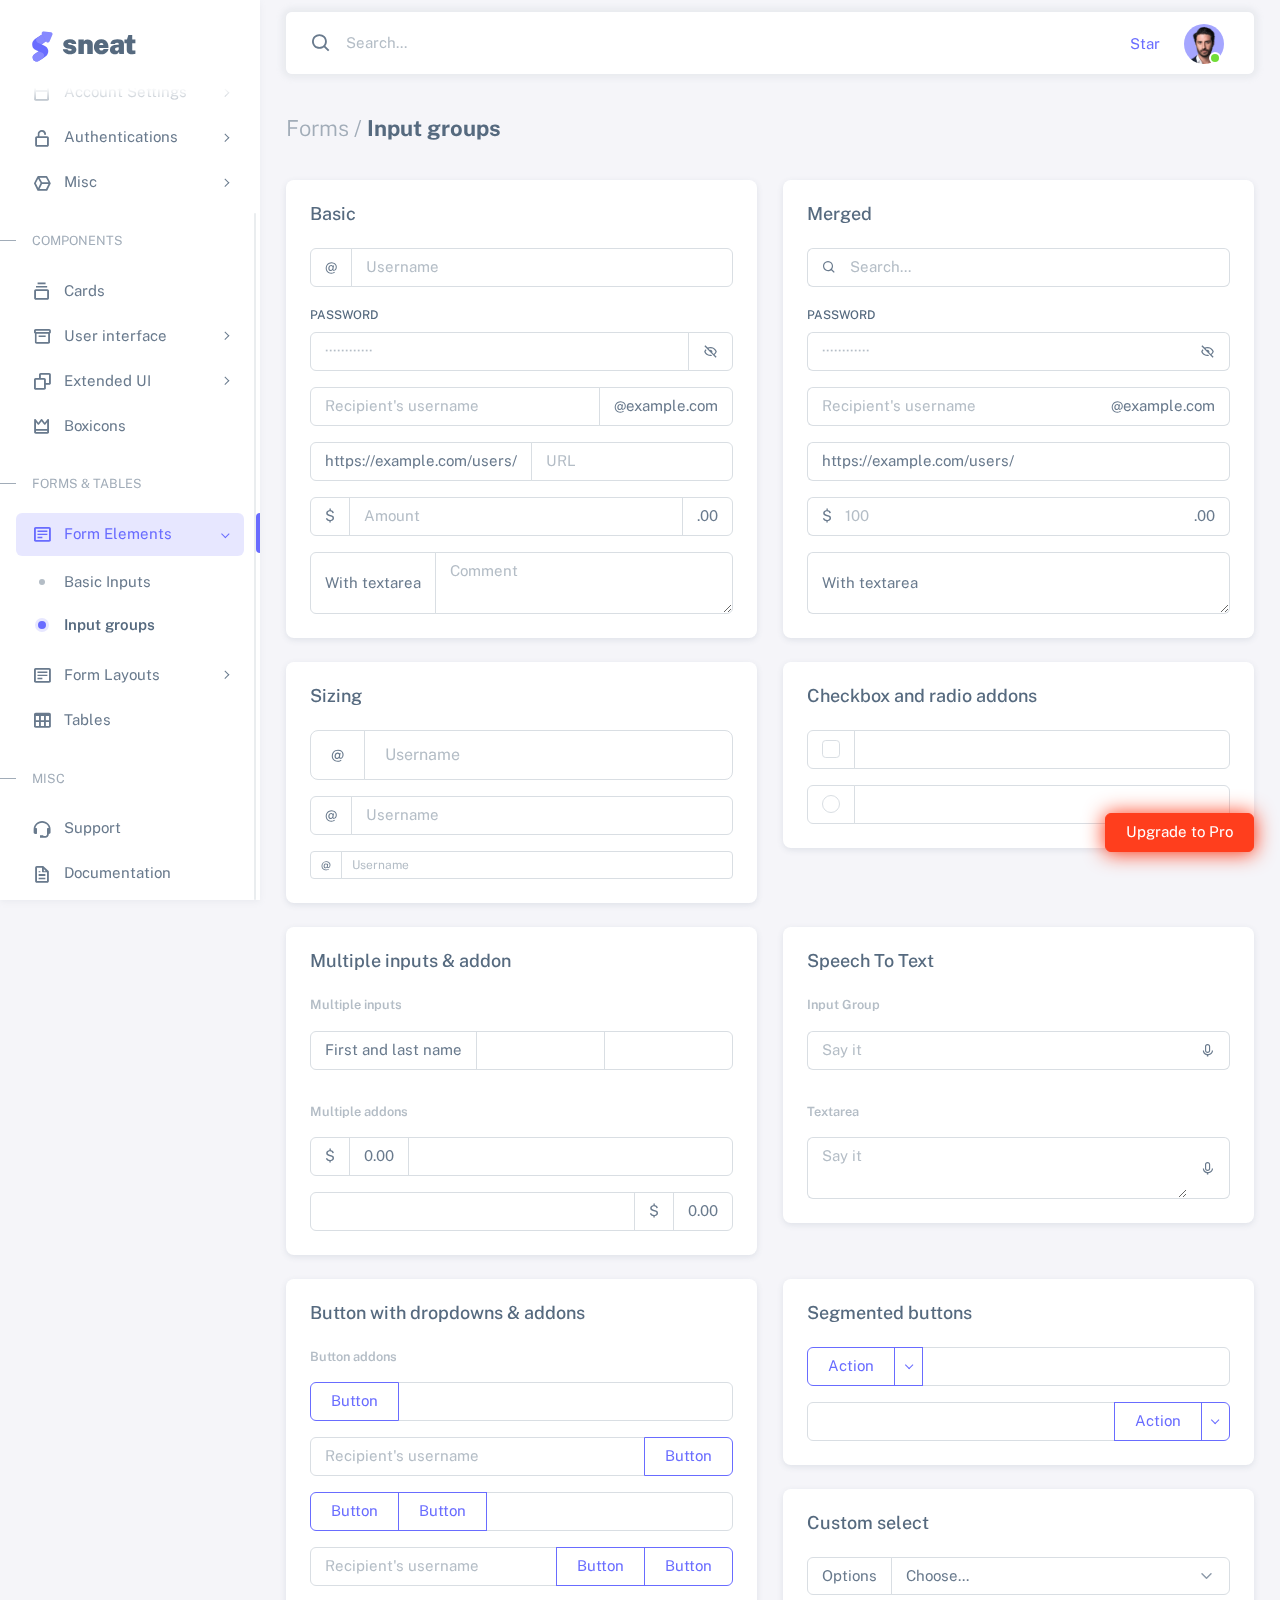
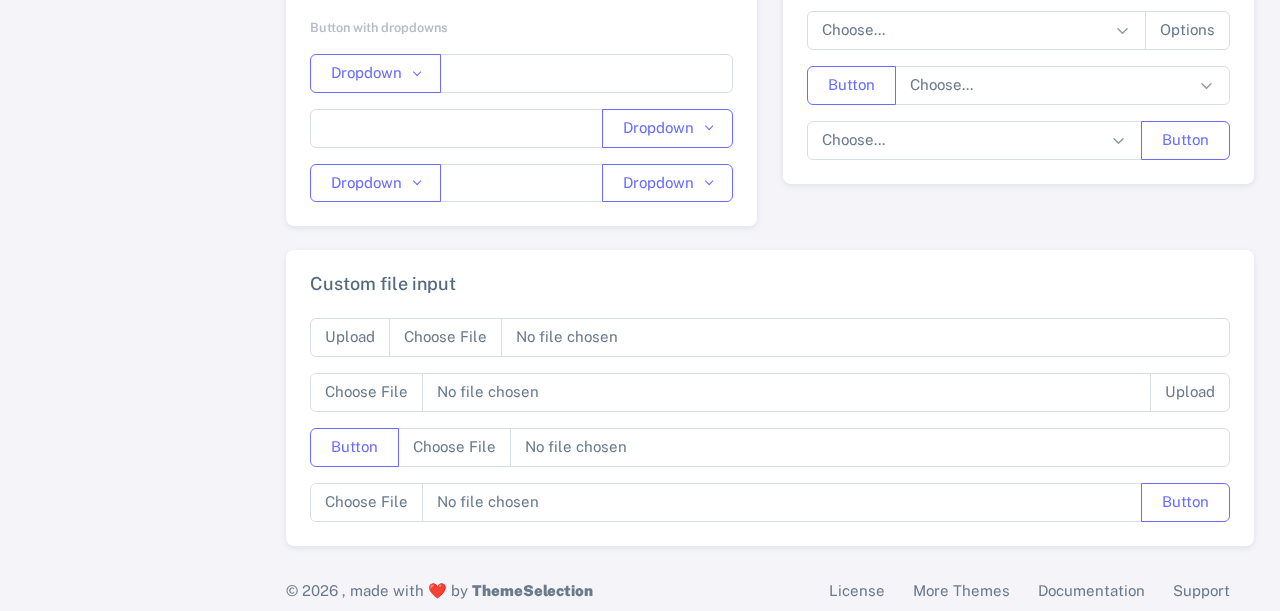
<file: admin/html/forms-input-groups.html>
<!DOCTYPE html>

<!-- =========================================================
* Sneat - Bootstrap 5 HTML Admin Template - Pro | v1.0.0
==============================================================

* Product Page: https://themeselection.com/products/sneat-bootstrap-html-admin-template/
* Created by: ThemeSelection
* License: You must have a valid license purchased in order to legally use the theme for your project.
* Copyright ThemeSelection (https://themeselection.com)

=========================================================
 -->
<!-- beautify ignore:start -->
<html
  lang="en"
  class="light-style layout-menu-fixed"
  dir="ltr"
  data-theme="theme-default"
  data-assets-path="../assets/"
  data-template="vertical-menu-template-free"
>
  <head>
    <meta charset="utf-8" />
    <meta
      name="viewport"
      content="width=device-width, initial-scale=1.0, user-scalable=no, minimum-scale=1.0, maximum-scale=1.0"
    />

    <title>Input groups - Forms | Sneat - Bootstrap 5 HTML Admin Template - Pro</title>

    <meta name="description" content="" />

    <!-- Favicon -->
    <link rel="icon" type="image/x-icon" href="../assets/img/favicon/favicon.ico" />

    <!-- Fonts -->
    <link rel="preconnect" href="https://fonts.googleapis.com" />
    <link rel="preconnect" href="https://fonts.gstatic.com" crossorigin />
    <link
      href="https://fonts.googleapis.com/css2?family=Public+Sans:ital,wght@0,300;0,400;0,500;0,600;0,700;1,300;1,400;1,500;1,600;1,700&display=swap"
      rel="stylesheet"
    />

    <!-- Icons. Uncomment required icon fonts -->
    <link rel="stylesheet" href="../assets/vendor/fonts/boxicons.css" />

    <!-- Core CSS -->
    <link rel="stylesheet" href="../assets/vendor/css/core.css" class="template-customizer-core-css" />
    <link rel="stylesheet" href="../assets/vendor/css/theme-default.css" class="template-customizer-theme-css" />
    <link rel="stylesheet" href="../assets/css/demo.css" />

    <!-- Vendors CSS -->
    <link rel="stylesheet" href="../assets/vendor/libs/perfect-scrollbar/perfect-scrollbar.css" />

    <!-- Page CSS -->

    <!-- Helpers -->
    <script src="../assets/vendor/js/helpers.js"></script>

    <!--! Template customizer & Theme config files MUST be included after core stylesheets and helpers.js in the <head> section -->
    <!--? Config:  Mandatory theme config file contain global vars & default theme options, Set your preferred theme option in this file.  -->
    <script src="../assets/js/config.js"></script>
  </head>

  <body>
    <!-- Layout wrapper -->
    <div class="layout-wrapper layout-content-navbar">
      <div class="layout-container">
        <!-- Menu -->

        <aside id="layout-menu" class="layout-menu menu-vertical menu bg-menu-theme">
          <div class="app-brand demo">
            <a href="index.html" class="app-brand-link">
              <span class="app-brand-logo demo">
                <svg
                  width="25"
                  viewBox="0 0 25 42"
                  version="1.1"
                  xmlns="http://www.w3.org/2000/svg"
                  xmlns:xlink="http://www.w3.org/1999/xlink"
                >
                  <defs>
                    <path
                      d="M13.7918663,0.358365126 L3.39788168,7.44174259 C0.566865006,9.69408886 -0.379795268,12.4788597 0.557900856,15.7960551 C0.68998853,16.2305145 1.09562888,17.7872135 3.12357076,19.2293357 C3.8146334,19.7207684 5.32369333,20.3834223 7.65075054,21.2172976 L7.59773219,21.2525164 L2.63468769,24.5493413 C0.445452254,26.3002124 0.0884951797,28.5083815 1.56381646,31.1738486 C2.83770406,32.8170431 5.20850219,33.2640127 7.09180128,32.5391577 C8.347334,32.0559211 11.4559176,30.0011079 16.4175519,26.3747182 C18.0338572,24.4997857 18.6973423,22.4544883 18.4080071,20.2388261 C17.963753,17.5346866 16.1776345,15.5799961 13.0496516,14.3747546 L10.9194936,13.4715819 L18.6192054,7.984237 L13.7918663,0.358365126 Z"
                      id="path-1"
                    ></path>
                    <path
                      d="M5.47320593,6.00457225 C4.05321814,8.216144 4.36334763,10.0722806 6.40359441,11.5729822 C8.61520715,12.571656 10.0999176,13.2171421 10.8577257,13.5094407 L15.5088241,14.433041 L18.6192054,7.984237 C15.5364148,3.11535317 13.9273018,0.573395879 13.7918663,0.358365126 C13.5790555,0.511491653 10.8061687,2.3935607 5.47320593,6.00457225 Z"
                      id="path-3"
                    ></path>
                    <path
                      d="M7.50063644,21.2294429 L12.3234468,23.3159332 C14.1688022,24.7579751 14.397098,26.4880487 13.008334,28.506154 C11.6195701,30.5242593 10.3099883,31.790241 9.07958868,32.3040991 C5.78142938,33.4346997 4.13234973,34 4.13234973,34 C4.13234973,34 2.75489982,33.0538207 2.37032616e-14,31.1614621 C-0.55822714,27.8186216 -0.55822714,26.0572515 -4.05231404e-15,25.8773518 C0.83734071,25.6075023 2.77988457,22.8248993 3.3049379,22.52991 C3.65497346,22.3332504 5.05353963,21.8997614 7.50063644,21.2294429 Z"
                      id="path-4"
                    ></path>
                    <path
                      d="M20.6,7.13333333 L25.6,13.8 C26.2627417,14.6836556 26.0836556,15.9372583 25.2,16.6 C24.8538077,16.8596443 24.4327404,17 24,17 L14,17 C12.8954305,17 12,16.1045695 12,15 C12,14.5672596 12.1403557,14.1461923 12.4,13.8 L17.4,7.13333333 C18.0627417,6.24967773 19.3163444,6.07059163 20.2,6.73333333 C20.3516113,6.84704183 20.4862915,6.981722 20.6,7.13333333 Z"
                      id="path-5"
                    ></path>
                  </defs>
                  <g id="g-app-brand" stroke="none" stroke-width="1" fill="none" fill-rule="evenodd">
                    <g id="Brand-Logo" transform="translate(-27.000000, -15.000000)">
                      <g id="Icon" transform="translate(27.000000, 15.000000)">
                        <g id="Mask" transform="translate(0.000000, 8.000000)">
                          <mask id="mask-2" fill="white">
                            <use xlink:href="#path-1"></use>
                          </mask>
                          <use fill="#696cff" xlink:href="#path-1"></use>
                          <g id="Path-3" mask="url(#mask-2)">
                            <use fill="#696cff" xlink:href="#path-3"></use>
                            <use fill-opacity="0.2" fill="#FFFFFF" xlink:href="#path-3"></use>
                          </g>
                          <g id="Path-4" mask="url(#mask-2)">
                            <use fill="#696cff" xlink:href="#path-4"></use>
                            <use fill-opacity="0.2" fill="#FFFFFF" xlink:href="#path-4"></use>
                          </g>
                        </g>
                        <g
                          id="Triangle"
                          transform="translate(19.000000, 11.000000) rotate(-300.000000) translate(-19.000000, -11.000000) "
                        >
                          <use fill="#696cff" xlink:href="#path-5"></use>
                          <use fill-opacity="0.2" fill="#FFFFFF" xlink:href="#path-5"></use>
                        </g>
                      </g>
                    </g>
                  </g>
                </svg>
              </span>
              <span class="app-brand-text demo menu-text fw-bolder ms-2">Sneat</span>
            </a>

            <a href="javascript:void(0);" class="layout-menu-toggle menu-link text-large ms-auto d-block d-xl-none">
              <i class="bx bx-chevron-left bx-sm align-middle"></i>
            </a>
          </div>

          <div class="menu-inner-shadow"></div>

          <ul class="menu-inner py-1">
            <!-- Dashboard -->
            <li class="menu-item">
              <a href="index.html" class="menu-link">
                <i class="menu-icon tf-icons bx bx-home-circle"></i>
                <div data-i18n="Analytics">Dashboard</div>
              </a>
            </li>

            <!-- Layouts -->
            <li class="menu-item">
              <a href="javascript:void(0);" class="menu-link menu-toggle">
                <i class="menu-icon tf-icons bx bx-layout"></i>
                <div data-i18n="Layouts">Layouts</div>
              </a>

              <ul class="menu-sub">
                <li class="menu-item">
                  <a href="layouts-without-menu.html" class="menu-link">
                    <div data-i18n="Without menu">Without menu</div>
                  </a>
                </li>
                <li class="menu-item">
                  <a href="layouts-without-navbar.html" class="menu-link">
                    <div data-i18n="Without navbar">Without navbar</div>
                  </a>
                </li>
                <li class="menu-item">
                  <a href="layouts-container.html" class="menu-link">
                    <div data-i18n="Container">Container</div>
                  </a>
                </li>
                <li class="menu-item">
                  <a href="layouts-fluid.html" class="menu-link">
                    <div data-i18n="Fluid">Fluid</div>
                  </a>
                </li>
                <li class="menu-item">
                  <a href="layouts-blank.html" class="menu-link">
                    <div data-i18n="Blank">Blank</div>
                  </a>
                </li>
              </ul>
            </li>

            <li class="menu-header small text-uppercase">
              <span class="menu-header-text">Pages</span>
            </li>
            <li class="menu-item">
              <a href="javascript:void(0);" class="menu-link menu-toggle">
                <i class="menu-icon tf-icons bx bx-dock-top"></i>
                <div data-i18n="Account Settings">Account Settings</div>
              </a>
              <ul class="menu-sub">
                <li class="menu-item">
                  <a href="pages-account-settings-account.html" class="menu-link">
                    <div data-i18n="Account">Account</div>
                  </a>
                </li>
                <li class="menu-item">
                  <a href="pages-account-settings-notifications.html" class="menu-link">
                    <div data-i18n="Notifications">Notifications</div>
                  </a>
                </li>
                <li class="menu-item">
                  <a href="pages-account-settings-connections.html" class="menu-link">
                    <div data-i18n="Connections">Connections</div>
                  </a>
                </li>
              </ul>
            </li>
            <li class="menu-item">
              <a href="javascript:void(0);" class="menu-link menu-toggle">
                <i class="menu-icon tf-icons bx bx-lock-open-alt"></i>
                <div data-i18n="Authentications">Authentications</div>
              </a>
              <ul class="menu-sub">
                <li class="menu-item">
                  <a href="auth-login-basic.html" class="menu-link" target="_blank">
                    <div data-i18n="Basic">Login</div>
                  </a>
                </li>
                <li class="menu-item">
                  <a href="auth-register-basic.html" class="menu-link" target="_blank">
                    <div data-i18n="Basic">Register</div>
                  </a>
                </li>
                <li class="menu-item">
                  <a href="auth-forgot-password-basic.html" class="menu-link" target="_blank">
                    <div data-i18n="Basic">Forgot Password</div>
                  </a>
                </li>
              </ul>
            </li>
            <li class="menu-item">
              <a href="javascript:void(0);" class="menu-link menu-toggle">
                <i class="menu-icon tf-icons bx bx-cube-alt"></i>
                <div data-i18n="Misc">Misc</div>
              </a>
              <ul class="menu-sub">
                <li class="menu-item">
                  <a href="pages-misc-error.html" class="menu-link">
                    <div data-i18n="Error">Error</div>
                  </a>
                </li>
                <li class="menu-item">
                  <a href="pages-misc-under-maintenance.html" class="menu-link">
                    <div data-i18n="Under Maintenance">Under Maintenance</div>
                  </a>
                </li>
              </ul>
            </li>
            <!-- Components -->
            <li class="menu-header small text-uppercase"><span class="menu-header-text">Components</span></li>
            <!-- Cards -->
            <li class="menu-item">
              <a href="cards-basic.html" class="menu-link">
                <i class="menu-icon tf-icons bx bx-collection"></i>
                <div data-i18n="Basic">Cards</div>
              </a>
            </li>
            <!-- User interface -->
            <li class="menu-item">
              <a href="javascript:void(0)" class="menu-link menu-toggle">
                <i class="menu-icon tf-icons bx bx-box"></i>
                <div data-i18n="User interface">User interface</div>
              </a>
              <ul class="menu-sub">
                <li class="menu-item">
                  <a href="ui-accordion.html" class="menu-link">
                    <div data-i18n="Accordion">Accordion</div>
                  </a>
                </li>
                <li class="menu-item">
                  <a href="ui-alerts.html" class="menu-link">
                    <div data-i18n="Alerts">Alerts</div>
                  </a>
                </li>
                <li class="menu-item">
                  <a href="ui-badges.html" class="menu-link">
                    <div data-i18n="Badges">Badges</div>
                  </a>
                </li>
                <li class="menu-item">
                  <a href="ui-buttons.html" class="menu-link">
                    <div data-i18n="Buttons">Buttons</div>
                  </a>
                </li>
                <li class="menu-item">
                  <a href="ui-carousel.html" class="menu-link">
                    <div data-i18n="Carousel">Carousel</div>
                  </a>
                </li>
                <li class="menu-item">
                  <a href="ui-collapse.html" class="menu-link">
                    <div data-i18n="Collapse">Collapse</div>
                  </a>
                </li>
                <li class="menu-item">
                  <a href="ui-dropdowns.html" class="menu-link">
                    <div data-i18n="Dropdowns">Dropdowns</div>
                  </a>
                </li>
                <li class="menu-item">
                  <a href="ui-footer.html" class="menu-link">
                    <div data-i18n="Footer">Footer</div>
                  </a>
                </li>
                <li class="menu-item">
                  <a href="ui-list-groups.html" class="menu-link">
                    <div data-i18n="List Groups">List groups</div>
                  </a>
                </li>
                <li class="menu-item">
                  <a href="ui-modals.html" class="menu-link">
                    <div data-i18n="Modals">Modals</div>
                  </a>
                </li>
                <li class="menu-item">
                  <a href="ui-navbar.html" class="menu-link">
                    <div data-i18n="Navbar">Navbar</div>
                  </a>
                </li>
                <li class="menu-item">
                  <a href="ui-offcanvas.html" class="menu-link">
                    <div data-i18n="Offcanvas">Offcanvas</div>
                  </a>
                </li>
                <li class="menu-item">
                  <a href="ui-pagination-breadcrumbs.html" class="menu-link">
                    <div data-i18n="Pagination &amp; Breadcrumbs">Pagination &amp; Breadcrumbs</div>
                  </a>
                </li>
                <li class="menu-item">
                  <a href="ui-progress.html" class="menu-link">
                    <div data-i18n="Progress">Progress</div>
                  </a>
                </li>
                <li class="menu-item">
                  <a href="ui-spinners.html" class="menu-link">
                    <div data-i18n="Spinners">Spinners</div>
                  </a>
                </li>
                <li class="menu-item">
                  <a href="ui-tabs-pills.html" class="menu-link">
                    <div data-i18n="Tabs &amp; Pills">Tabs &amp; Pills</div>
                  </a>
                </li>
                <li class="menu-item">
                  <a href="ui-toasts.html" class="menu-link">
                    <div data-i18n="Toasts">Toasts</div>
                  </a>
                </li>
                <li class="menu-item">
                  <a href="ui-tooltips-popovers.html" class="menu-link">
                    <div data-i18n="Tooltips & Popovers">Tooltips &amp; popovers</div>
                  </a>
                </li>
                <li class="menu-item">
                  <a href="ui-typography.html" class="menu-link">
                    <div data-i18n="Typography">Typography</div>
                  </a>
                </li>
              </ul>
            </li>

            <!-- Extended components -->
            <li class="menu-item">
              <a href="javascript:void(0)" class="menu-link menu-toggle">
                <i class="menu-icon tf-icons bx bx-copy"></i>
                <div data-i18n="Extended UI">Extended UI</div>
              </a>
              <ul class="menu-sub">
                <li class="menu-item">
                  <a href="extended-ui-perfect-scrollbar.html" class="menu-link">
                    <div data-i18n="Perfect Scrollbar">Perfect scrollbar</div>
                  </a>
                </li>
                <li class="menu-item">
                  <a href="extended-ui-text-divider.html" class="menu-link">
                    <div data-i18n="Text Divider">Text Divider</div>
                  </a>
                </li>
              </ul>
            </li>

            <li class="menu-item">
              <a href="icons-boxicons.html" class="menu-link">
                <i class="menu-icon tf-icons bx bx-crown"></i>
                <div data-i18n="Boxicons">Boxicons</div>
              </a>
            </li>

            <!-- Forms & Tables -->
            <li class="menu-header small text-uppercase"><span class="menu-header-text">Forms &amp; Tables</span></li>
            <!-- Forms -->
            <li class="menu-item active open">
              <a href="javascript:void(0);" class="menu-link menu-toggle">
                <i class="menu-icon tf-icons bx bx-detail"></i>
                <div data-i18n="Form Elements">Form Elements</div>
              </a>
              <ul class="menu-sub">
                <li class="menu-item">
                  <a href="forms-basic-inputs.html" class="menu-link">
                    <div data-i18n="Basic Inputs">Basic Inputs</div>
                  </a>
                </li>
                <li class="menu-item active">
                  <a href="forms-input-groups.html" class="menu-link">
                    <div data-i18n="Input groups">Input groups</div>
                  </a>
                </li>
              </ul>
            </li>
            <li class="menu-item">
              <a href="javascript:void(0);" class="menu-link menu-toggle">
                <i class="menu-icon tf-icons bx bx-detail"></i>
                <div data-i18n="Form Layouts">Form Layouts</div>
              </a>
              <ul class="menu-sub">
                <li class="menu-item">
                  <a href="form-layouts-vertical.html" class="menu-link">
                    <div data-i18n="Vertical Form">Vertical Form</div>
                  </a>
                </li>
                <li class="menu-item">
                  <a href="form-layouts-horizontal.html" class="menu-link">
                    <div data-i18n="Horizontal Form">Horizontal Form</div>
                  </a>
                </li>
              </ul>
            </li>
            <!-- Tables -->
            <li class="menu-item">
              <a href="tables-basic.html" class="menu-link">
                <i class="menu-icon tf-icons bx bx-table"></i>
                <div data-i18n="Tables">Tables</div>
              </a>
            </li>
            <!-- Misc -->
            <li class="menu-header small text-uppercase"><span class="menu-header-text">Misc</span></li>
            <li class="menu-item">
              <a
                href="https://github.com/themeselection/sneat-html-admin-template-free/issues"
                target="_blank"
                class="menu-link"
              >
                <i class="menu-icon tf-icons bx bx-support"></i>
                <div data-i18n="Support">Support</div>
              </a>
            </li>
            <li class="menu-item">
              <a
                href="https://themeselection.com/demo/sneat-bootstrap-html-admin-template/documentation/"
                target="_blank"
                class="menu-link"
              >
                <i class="menu-icon tf-icons bx bx-file"></i>
                <div data-i18n="Documentation">Documentation</div>
              </a>
            </li>
          </ul>
        </aside>
        <!-- / Menu -->

        <!-- Layout container -->
        <div class="layout-page">
          <!-- Navbar -->

          <nav
            class="layout-navbar container-xxl navbar navbar-expand-xl navbar-detached align-items-center bg-navbar-theme"
            id="layout-navbar"
          >
            <div class="layout-menu-toggle navbar-nav align-items-xl-center me-3 me-xl-0 d-xl-none">
              <a class="nav-item nav-link px-0 me-xl-4" href="javascript:void(0)">
                <i class="bx bx-menu bx-sm"></i>
              </a>
            </div>

            <div class="navbar-nav-right d-flex align-items-center" id="navbar-collapse">
              <!-- Search -->
              <div class="navbar-nav align-items-center">
                <div class="nav-item d-flex align-items-center">
                  <i class="bx bx-search fs-4 lh-0"></i>
                  <input
                    type="text"
                    class="form-control border-0 shadow-none"
                    placeholder="Search..."
                    aria-label="Search..."
                  />
                </div>
              </div>
              <!-- /Search -->

              <ul class="navbar-nav flex-row align-items-center ms-auto">
                <!-- Place this tag where you want the button to render. -->
                <li class="nav-item lh-1 me-3">
                  <a
                    class="github-button"
                    href="https://github.com/themeselection/sneat-html-admin-template-free"
                    data-icon="octicon-star"
                    data-size="large"
                    data-show-count="true"
                    aria-label="Star themeselection/sneat-html-admin-template-free on GitHub"
                    >Star</a
                  >
                </li>

                <!-- User -->
                <li class="nav-item navbar-dropdown dropdown-user dropdown">
                  <a class="nav-link dropdown-toggle hide-arrow" href="javascript:void(0);" data-bs-toggle="dropdown">
                    <div class="avatar avatar-online">
                      <img src="../assets/img/avatars/1.png" alt class="w-px-40 h-auto rounded-circle" />
                    </div>
                  </a>
                  <ul class="dropdown-menu dropdown-menu-end">
                    <li>
                      <a class="dropdown-item" href="#">
                        <div class="d-flex">
                          <div class="flex-shrink-0 me-3">
                            <div class="avatar avatar-online">
                              <img src="../assets/img/avatars/1.png" alt class="w-px-40 h-auto rounded-circle" />
                            </div>
                          </div>
                          <div class="flex-grow-1">
                            <span class="fw-semibold d-block">John Doe</span>
                            <small class="text-muted">Admin</small>
                          </div>
                        </div>
                      </a>
                    </li>
                    <li>
                      <div class="dropdown-divider"></div>
                    </li>
                    <li>
                      <a class="dropdown-item" href="#">
                        <i class="bx bx-user me-2"></i>
                        <span class="align-middle">My Profile</span>
                      </a>
                    </li>
                    <li>
                      <a class="dropdown-item" href="#">
                        <i class="bx bx-cog me-2"></i>
                        <span class="align-middle">Settings</span>
                      </a>
                    </li>
                    <li>
                      <a class="dropdown-item" href="#">
                        <span class="d-flex align-items-center align-middle">
                          <i class="flex-shrink-0 bx bx-credit-card me-2"></i>
                          <span class="flex-grow-1 align-middle">Billing</span>
                          <span class="flex-shrink-0 badge badge-center rounded-pill bg-danger w-px-20 h-px-20">4</span>
                        </span>
                      </a>
                    </li>
                    <li>
                      <div class="dropdown-divider"></div>
                    </li>
                    <li>
                      <a class="dropdown-item" href="auth-login-basic.html">
                        <i class="bx bx-power-off me-2"></i>
                        <span class="align-middle">Log Out</span>
                      </a>
                    </li>
                  </ul>
                </li>
                <!--/ User -->
              </ul>
            </div>
          </nav>

          <!-- / Navbar -->

          <!-- Content wrapper -->
          <div class="content-wrapper">
            <!-- Content -->

            <div class="container-xxl flex-grow-1 container-p-y">
              <h4 class="fw-bold py-3 mb-4"><span class="text-muted fw-light">Forms /</span> Input groups</h4>

              <div class="row">
                <!-- Basic -->
                <div class="col-md-6">
                  <div class="card mb-4">
                    <h5 class="card-header">Basic</h5>
                    <div class="card-body demo-vertical-spacing demo-only-element">
                      <div class="input-group">
                        <span class="input-group-text" id="basic-addon11">@</span>
                        <input
                          type="text"
                          class="form-control"
                          placeholder="Username"
                          aria-label="Username"
                          aria-describedby="basic-addon11"
                        />
                      </div>

                      <div class="form-password-toggle">
                        <label class="form-label" for="basic-default-password12">Password</label>
                        <div class="input-group">
                          <input
                            type="password"
                            class="form-control"
                            id="basic-default-password12"
                            placeholder="&#xb7;&#xb7;&#xb7;&#xb7;&#xb7;&#xb7;&#xb7;&#xb7;&#xb7;&#xb7;&#xb7;&#xb7;"
                            aria-describedby="basic-default-password2"
                          />
                          <span id="basic-default-password2" class="input-group-text cursor-pointer"
                            ><i class="bx bx-hide"></i
                          ></span>
                        </div>
                      </div>

                      <div class="input-group">
                        <input
                          type="text"
                          class="form-control"
                          placeholder="Recipient's username"
                          aria-label="Recipient's username"
                          aria-describedby="basic-addon13"
                        />
                        <span class="input-group-text" id="basic-addon13">@example.com</span>
                      </div>

                      <div class="input-group">
                        <span class="input-group-text" id="basic-addon14">https://example.com/users/</span>
                        <input
                          type="text"
                          class="form-control"
                          placeholder="URL"
                          id="basic-url1"
                          aria-describedby="basic-addon14"
                        />
                      </div>

                      <div class="input-group">
                        <span class="input-group-text">$</span>
                        <input
                          type="text"
                          class="form-control"
                          placeholder="Amount"
                          aria-label="Amount (to the nearest dollar)"
                        />
                        <span class="input-group-text">.00</span>
                      </div>

                      <div class="input-group">
                        <span class="input-group-text">With textarea</span>
                        <textarea class="form-control" aria-label="With textarea" placeholder="Comment"></textarea>
                      </div>
                    </div>
                  </div>
                </div>

                <!-- Merged -->
                <div class="col-md-6">
                  <div class="card mb-4">
                    <h5 class="card-header">Merged</h5>
                    <div class="card-body demo-vertical-spacing demo-only-element">
                      <div class="input-group input-group-merge">
                        <span class="input-group-text" id="basic-addon-search31"><i class="bx bx-search"></i></span>
                        <input
                          type="text"
                          class="form-control"
                          placeholder="Search..."
                          aria-label="Search..."
                          aria-describedby="basic-addon-search31"
                        />
                      </div>

                      <div class="form-password-toggle">
                        <label class="form-label" for="basic-default-password32">Password</label>
                        <div class="input-group input-group-merge">
                          <input
                            type="password"
                            class="form-control"
                            id="basic-default-password32"
                            placeholder="&#xb7;&#xb7;&#xb7;&#xb7;&#xb7;&#xb7;&#xb7;&#xb7;&#xb7;&#xb7;&#xb7;&#xb7;"
                            aria-describedby="basic-default-password"
                          />
                          <span class="input-group-text cursor-pointer" id="basic-default-password"
                            ><i class="bx bx-hide"></i
                          ></span>
                        </div>
                      </div>

                      <div class="input-group input-group-merge">
                        <input
                          type="text"
                          class="form-control"
                          placeholder="Recipient's username"
                          aria-label="Recipient's username"
                          aria-describedby="basic-addon33"
                        />
                        <span class="input-group-text" id="basic-addon33">@example.com</span>
                      </div>

                      <div class="input-group input-group-merge">
                        <span class="input-group-text" id="basic-addon34">https://example.com/users/</span>
                        <input type="text" class="form-control" id="basic-url3" aria-describedby="basic-addon34" />
                      </div>

                      <div class="input-group input-group-merge">
                        <span class="input-group-text">$</span>
                        <input
                          type="text"
                          class="form-control"
                          placeholder="100"
                          aria-label="Amount (to the nearest dollar)"
                        />
                        <span class="input-group-text">.00</span>
                      </div>

                      <div class="input-group input-group-merge">
                        <span class="input-group-text">With textarea</span>
                        <textarea class="form-control" aria-label="With textarea"></textarea>
                      </div>
                    </div>
                  </div>
                </div>

                <!-- Sizing -->
                <div class="col-md-6">
                  <div class="card mb-4">
                    <h5 class="card-header">Sizing</h5>
                    <div class="card-body demo-vertical-spacing demo-only-element">
                      <div class="input-group input-group-lg">
                        <span class="input-group-text">@</span>
                        <input type="text" class="form-control" placeholder="Username" />
                      </div>

                      <div class="input-group">
                        <span class="input-group-text">@</span>
                        <input type="text" class="form-control" placeholder="Username" />
                      </div>

                      <div class="input-group input-group-sm">
                        <span class="input-group-text">@</span>
                        <input type="text" class="form-control" placeholder="Username" />
                      </div>
                    </div>
                  </div>
                </div>
                <!-- Checkbox and radio addons -->
                <div class="col-md-6">
                  <div class="card mb-4">
                    <h5 class="card-header">Checkbox and radio addons</h5>
                    <div class="card-body demo-vertical-spacing demo-only-element">
                      <div class="input-group">
                        <div class="input-group-text">
                          <input
                            class="form-check-input mt-0"
                            type="checkbox"
                            value=""
                            aria-label="Checkbox for following text input"
                          />
                        </div>
                        <input type="text" class="form-control" aria-label="Text input with checkbox" />
                      </div>

                      <div class="input-group">
                        <div class="input-group-text">
                          <input
                            class="form-check-input mt-0"
                            type="radio"
                            value=""
                            aria-label="Radio button for following text input"
                          />
                        </div>
                        <input type="text" class="form-control" aria-label="Text input with radio button" />
                      </div>
                    </div>
                  </div>
                </div>
              </div>

              <div class="row">
                <!-- Multiple inputs & addon -->
                <div class="col-md-6">
                  <div class="card mb-4">
                    <h5 class="card-header">Multiple inputs & addon</h5>

                    <div class="card-body demo-vertical-spacing demo-only-element">
                      <small class="text-light fw-semibold d-block">Multiple inputs</small>
                      <div class="input-group">
                        <span class="input-group-text">First and last name</span>
                        <input type="text" aria-label="First name" class="form-control" />
                        <input type="text" aria-label="Last name" class="form-control" />
                      </div>

                      <small class="text-light fw-semibold d-block pt-3">Multiple addons</small>
                      <div class="input-group">
                        <span class="input-group-text">$</span>
                        <span class="input-group-text">0.00</span>
                        <input
                          type="text"
                          class="form-control"
                          aria-label="Dollar amount (with dot and two decimal places)"
                        />
                      </div>

                      <div class="input-group">
                        <input
                          type="text"
                          class="form-control"
                          aria-label="Dollar amount (with dot and two decimal places)"
                        />
                        <span class="input-group-text">$</span>
                        <span class="input-group-text">0.00</span>
                      </div>
                    </div>
                  </div>
                </div>
                <!-- Speech To Text -->
                <div class="col-md-6">
                  <div class="card mb-4">
                    <h5 class="card-header">Speech To Text</h5>
                    <div class="card-body demo-vertical-spacing demo-only-element">
                      <small class="text-light fw-semibold d-block">Input Group</small>

                      <div class="input-group input-group-merge speech-to-text">
                        <input
                          type="text"
                          class="form-control"
                          placeholder="Say it"
                          aria-describedby="text-to-speech-addon"
                        />
                        <span class="input-group-text" id="text-to-speech-addon">
                          <i class="bx bx-microphone cursor-pointer text-to-speech-toggle"></i>
                        </span>
                      </div>

                      <small class="text-light fw-semibold d-block pt-3">Textarea</small>

                      <div class="input-group input-group-merge speech-to-text">
                        <textarea class="form-control" placeholder="Say it" rows="2"></textarea>
                        <span class="input-group-text">
                          <i class="bx bx-microphone cursor-pointer text-to-speech-toggle"></i>
                        </span>
                      </div>
                    </div>
                  </div>
                </div>
              </div>

              <!-- Button with dropdowns & addons -->
              <div class="row">
                <div class="col-md-6">
                  <div class="card mb-4">
                    <h5 class="card-header">Button with dropdowns & addons</h5>
                    <div class="card-body demo-vertical-spacing demo-only-element">
                      <small class="text-light fw-semibold d-block">Button addons</small>
                      <div class="input-group">
                        <button class="btn btn-outline-primary" type="button" id="button-addon1">Button</button>
                        <input
                          type="text"
                          class="form-control"
                          placeholder=""
                          aria-label="Example text with button addon"
                          aria-describedby="button-addon1"
                        />
                      </div>

                      <div class="input-group">
                        <input
                          type="text"
                          class="form-control"
                          placeholder="Recipient's username"
                          aria-label="Recipient's username"
                          aria-describedby="button-addon2"
                        />
                        <button class="btn btn-outline-primary" type="button" id="button-addon2">Button</button>
                      </div>

                      <div class="input-group">
                        <button class="btn btn-outline-primary" type="button">Button</button>
                        <button class="btn btn-outline-primary" type="button">Button</button>
                        <input
                          type="text"
                          class="form-control"
                          placeholder=""
                          aria-label="Example text with two button addons"
                        />
                      </div>

                      <div class="input-group">
                        <input
                          type="text"
                          class="form-control"
                          placeholder="Recipient's username"
                          aria-label="Recipient's username with two button addons"
                        />
                        <button class="btn btn-outline-primary" type="button">Button</button>
                        <button class="btn btn-outline-primary" type="button">Button</button>
                      </div>

                      <small class="text-light fw-semibold d-block pt-3">Button with dropdowns</small>
                      <div class="input-group">
                        <button
                          class="btn btn-outline-primary dropdown-toggle"
                          type="button"
                          data-bs-toggle="dropdown"
                          aria-expanded="false"
                        >
                          Dropdown
                        </button>
                        <ul class="dropdown-menu">
                          <li><a class="dropdown-item" href="javascript:void(0);">Action</a></li>
                          <li><a class="dropdown-item" href="javascript:void(0);">Another action</a></li>
                          <li><a class="dropdown-item" href="javascript:void(0);">Something else here</a></li>
                          <li>
                            <hr class="dropdown-divider" />
                          </li>
                          <li><a class="dropdown-item" href="javascript:void(0);">Separated link</a></li>
                        </ul>
                        <input type="text" class="form-control" aria-label="Text input with dropdown button" />
                      </div>

                      <div class="input-group">
                        <input type="text" class="form-control" aria-label="Text input with dropdown button" />
                        <button
                          class="btn btn-outline-primary dropdown-toggle"
                          type="button"
                          data-bs-toggle="dropdown"
                          aria-expanded="false"
                        >
                          Dropdown
                        </button>
                        <ul class="dropdown-menu dropdown-menu-end">
                          <li><a class="dropdown-item" href="javascript:void(0);">Action</a></li>
                          <li><a class="dropdown-item" href="javascript:void(0);">Another action</a></li>
                          <li><a class="dropdown-item" href="javascript:void(0);">Something else here</a></li>
                          <li>
                            <hr class="dropdown-divider" />
                          </li>
                          <li><a class="dropdown-item" href="javascript:void(0);">Separated link</a></li>
                        </ul>
                      </div>

                      <div class="input-group">
                        <button
                          class="btn btn-outline-primary dropdown-toggle"
                          type="button"
                          data-bs-toggle="dropdown"
                          aria-expanded="false"
                        >
                          Dropdown
                        </button>
                        <ul class="dropdown-menu">
                          <li><a class="dropdown-item" href="javascript:void(0);">Action before</a></li>
                          <li><a class="dropdown-item" href="javascript:void(0);">Another action before</a></li>
                          <li><a class="dropdown-item" href="javascript:void(0);">Something else here</a></li>
                          <li>
                            <hr class="dropdown-divider" />
                          </li>
                          <li><a class="dropdown-item" href="javascript:void(0);">Separated link</a></li>
                        </ul>
                        <input type="text" class="form-control" aria-label="Text input with 2 dropdown buttons" />
                        <button
                          class="btn btn-outline-primary dropdown-toggle"
                          type="button"
                          data-bs-toggle="dropdown"
                          aria-expanded="false"
                        >
                          Dropdown
                        </button>
                        <ul class="dropdown-menu dropdown-menu-end">
                          <li><a class="dropdown-item" href="javascript:void(0);">Action</a></li>
                          <li><a class="dropdown-item" href="javascript:void(0);">Another action</a></li>
                          <li><a class="dropdown-item" href="javascript:void(0);">Something else here</a></li>
                          <li>
                            <hr class="dropdown-divider" />
                          </li>
                          <li><a class="dropdown-item" href="javascript:void(0);">Separated link</a></li>
                        </ul>
                      </div>
                    </div>
                  </div>
                </div>

                <div class="col-md-6">
                  <!-- Segmented buttons -->
                  <div class="row">
                    <div class="col-12">
                      <div class="card mb-4">
                        <h5 class="card-header">Segmented buttons</h5>
                        <div class="card-body demo-vertical-spacing demo-only-element">
                          <div class="input-group">
                            <button type="button" class="btn btn-outline-primary">Action</button>
                            <button
                              type="button"
                              class="btn btn-outline-primary dropdown-toggle dropdown-toggle-split"
                              data-bs-toggle="dropdown"
                              aria-expanded="false"
                            >
                              <span class="visually-hidden">Toggle Dropdown</span>
                            </button>
                            <ul class="dropdown-menu">
                              <li><a class="dropdown-item" href="javascript:void(0);">Action</a></li>
                              <li><a class="dropdown-item" href="javascript:void(0);">Another action</a></li>
                              <li><a class="dropdown-item" href="javascript:void(0);">Something else here</a></li>
                              <li>
                                <hr class="dropdown-divider" />
                              </li>
                              <li><a class="dropdown-item" href="javascript:void(0);">Separated link</a></li>
                            </ul>
                            <input
                              type="text"
                              class="form-control"
                              aria-label="Text input with segmented dropdown button"
                            />
                          </div>

                          <div class="input-group">
                            <input
                              type="text"
                              class="form-control"
                              aria-label="Text input with segmented dropdown button"
                            />
                            <button type="button" class="btn btn-outline-primary">Action</button>
                            <button
                              type="button"
                              class="btn btn-outline-primary dropdown-toggle dropdown-toggle-split"
                              data-bs-toggle="dropdown"
                              aria-expanded="false"
                            >
                              <span class="visually-hidden">Toggle Dropdown</span>
                            </button>
                            <ul class="dropdown-menu dropdown-menu-end">
                              <li><a class="dropdown-item" href="javascript:void(0);">Action</a></li>
                              <li><a class="dropdown-item" href="javascript:void(0);">Another action</a></li>
                              <li><a class="dropdown-item" href="javascript:void(0);">Something else here</a></li>
                              <li>
                                <hr class="dropdown-divider" />
                              </li>
                              <li><a class="dropdown-item" href="javascript:void(0);">Separated link</a></li>
                            </ul>
                          </div>
                        </div>
                      </div>
                    </div>
                  </div>

                  <!-- Custom select -->
                  <div class="row">
                    <div class="col-12">
                      <div class="card mb-4">
                        <h5 class="card-header">Custom select</h5>
                        <div class="card-body demo-vertical-spacing demo-only-element">
                          <div class="input-group">
                            <label class="input-group-text" for="inputGroupSelect01">Options</label>
                            <select class="form-select" id="inputGroupSelect01">
                              <option selected>Choose...</option>
                              <option value="1">One</option>
                              <option value="2">Two</option>
                              <option value="3">Three</option>
                            </select>
                          </div>

                          <div class="input-group">
                            <select class="form-select" id="inputGroupSelect02">
                              <option selected>Choose...</option>
                              <option value="1">One</option>
                              <option value="2">Two</option>
                              <option value="3">Three</option>
                            </select>
                            <label class="input-group-text" for="inputGroupSelect02">Options</label>
                          </div>

                          <div class="input-group">
                            <button class="btn btn-outline-primary" type="button">Button</button>
                            <select
                              class="form-select"
                              id="inputGroupSelect03"
                              aria-label="Example select with button addon"
                            >
                              <option selected>Choose...</option>
                              <option value="1">One</option>
                              <option value="2">Two</option>
                              <option value="3">Three</option>
                            </select>
                          </div>

                          <div class="input-group">
                            <select
                              class="form-select"
                              id="inputGroupSelect04"
                              aria-label="Example select with button addon"
                            >
                              <option selected>Choose...</option>
                              <option value="1">One</option>
                              <option value="2">Two</option>
                              <option value="3">Three</option>
                            </select>
                            <button class="btn btn-outline-primary" type="button">Button</button>
                          </div>
                        </div>
                      </div>
                    </div>
                  </div>
                </div>
              </div>

              <!-- Custom file input -->
              <div class="row">
                <div class="col-12">
                  <div class="card">
                    <h5 class="card-header">Custom file input</h5>
                    <div class="card-body demo-vertical-spacing demo-only-element">
                      <div class="input-group">
                        <label class="input-group-text" for="inputGroupFile01">Upload</label>
                        <input type="file" class="form-control" id="inputGroupFile01" />
                      </div>

                      <div class="input-group">
                        <input type="file" class="form-control" id="inputGroupFile02" />
                        <label class="input-group-text" for="inputGroupFile02">Upload</label>
                      </div>

                      <div class="input-group">
                        <button class="btn btn-outline-primary" type="button" id="inputGroupFileAddon03">Button</button>
                        <input
                          type="file"
                          class="form-control"
                          id="inputGroupFile03"
                          aria-describedby="inputGroupFileAddon03"
                          aria-label="Upload"
                        />
                      </div>

                      <div class="input-group">
                        <input
                          type="file"
                          class="form-control"
                          id="inputGroupFile04"
                          aria-describedby="inputGroupFileAddon04"
                          aria-label="Upload"
                        />
                        <button class="btn btn-outline-primary" type="button" id="inputGroupFileAddon04">Button</button>
                      </div>
                    </div>
                  </div>
                </div>
              </div>
            </div>
            <!-- / Content -->

            <!-- Footer -->
            <footer class="content-footer footer bg-footer-theme">
              <div class="container-xxl d-flex flex-wrap justify-content-between py-2 flex-md-row flex-column">
                <div class="mb-2 mb-md-0">
                  ©
                  <script>
                    document.write(new Date().getFullYear());
                  </script>
                  , made with ❤️ by
                  <a href="https://themeselection.com" target="_blank" class="footer-link fw-bolder">ThemeSelection</a>
                </div>
                <div>
                  <a href="https://themeselection.com/license/" class="footer-link me-4" target="_blank">License</a>
                  <a href="https://themeselection.com/" target="_blank" class="footer-link me-4">More Themes</a>

                  <a
                    href="https://themeselection.com/demo/sneat-bootstrap-html-admin-template/documentation/"
                    target="_blank"
                    class="footer-link me-4"
                    >Documentation</a
                  >

                  <a
                    href="https://github.com/themeselection/sneat-html-admin-template-free/issues"
                    target="_blank"
                    class="footer-link me-4"
                    >Support</a
                  >
                </div>
              </div>
            </footer>
            <!-- / Footer -->

            <div class="content-backdrop fade"></div>
          </div>
          <!-- Content wrapper -->
        </div>
        <!-- / Layout page -->
      </div>

      <!-- Overlay -->
      <div class="layout-overlay layout-menu-toggle"></div>
    </div>
    <!-- / Layout wrapper -->

    <div class="buy-now">
      <a
        href="https://themeselection.com/products/sneat-bootstrap-html-admin-template/"
        target="_blank"
        class="btn btn-danger btn-buy-now"
        >Upgrade to Pro</a
      >
    </div>

    <!-- Core JS -->
    <!-- build:js assets/vendor/js/core.js -->
    <script src="../assets/vendor/libs/jquery/jquery.js"></script>
    <script src="../assets/vendor/libs/popper/popper.js"></script>
    <script src="../assets/vendor/js/bootstrap.js"></script>
    <script src="../assets/vendor/libs/perfect-scrollbar/perfect-scrollbar.js"></script>

    <script src="../assets/vendor/js/menu.js"></script>
    <!-- endbuild -->

    <!-- Vendors JS -->

    <!-- Main JS -->
    <script src="../assets/js/main.js"></script>

    <!-- Page JS -->

    <!-- Place this tag in your head or just before your close body tag. -->
    <script async defer src="https://buttons.github.io/buttons.js"></script>
  </body>
</html>
</file>
